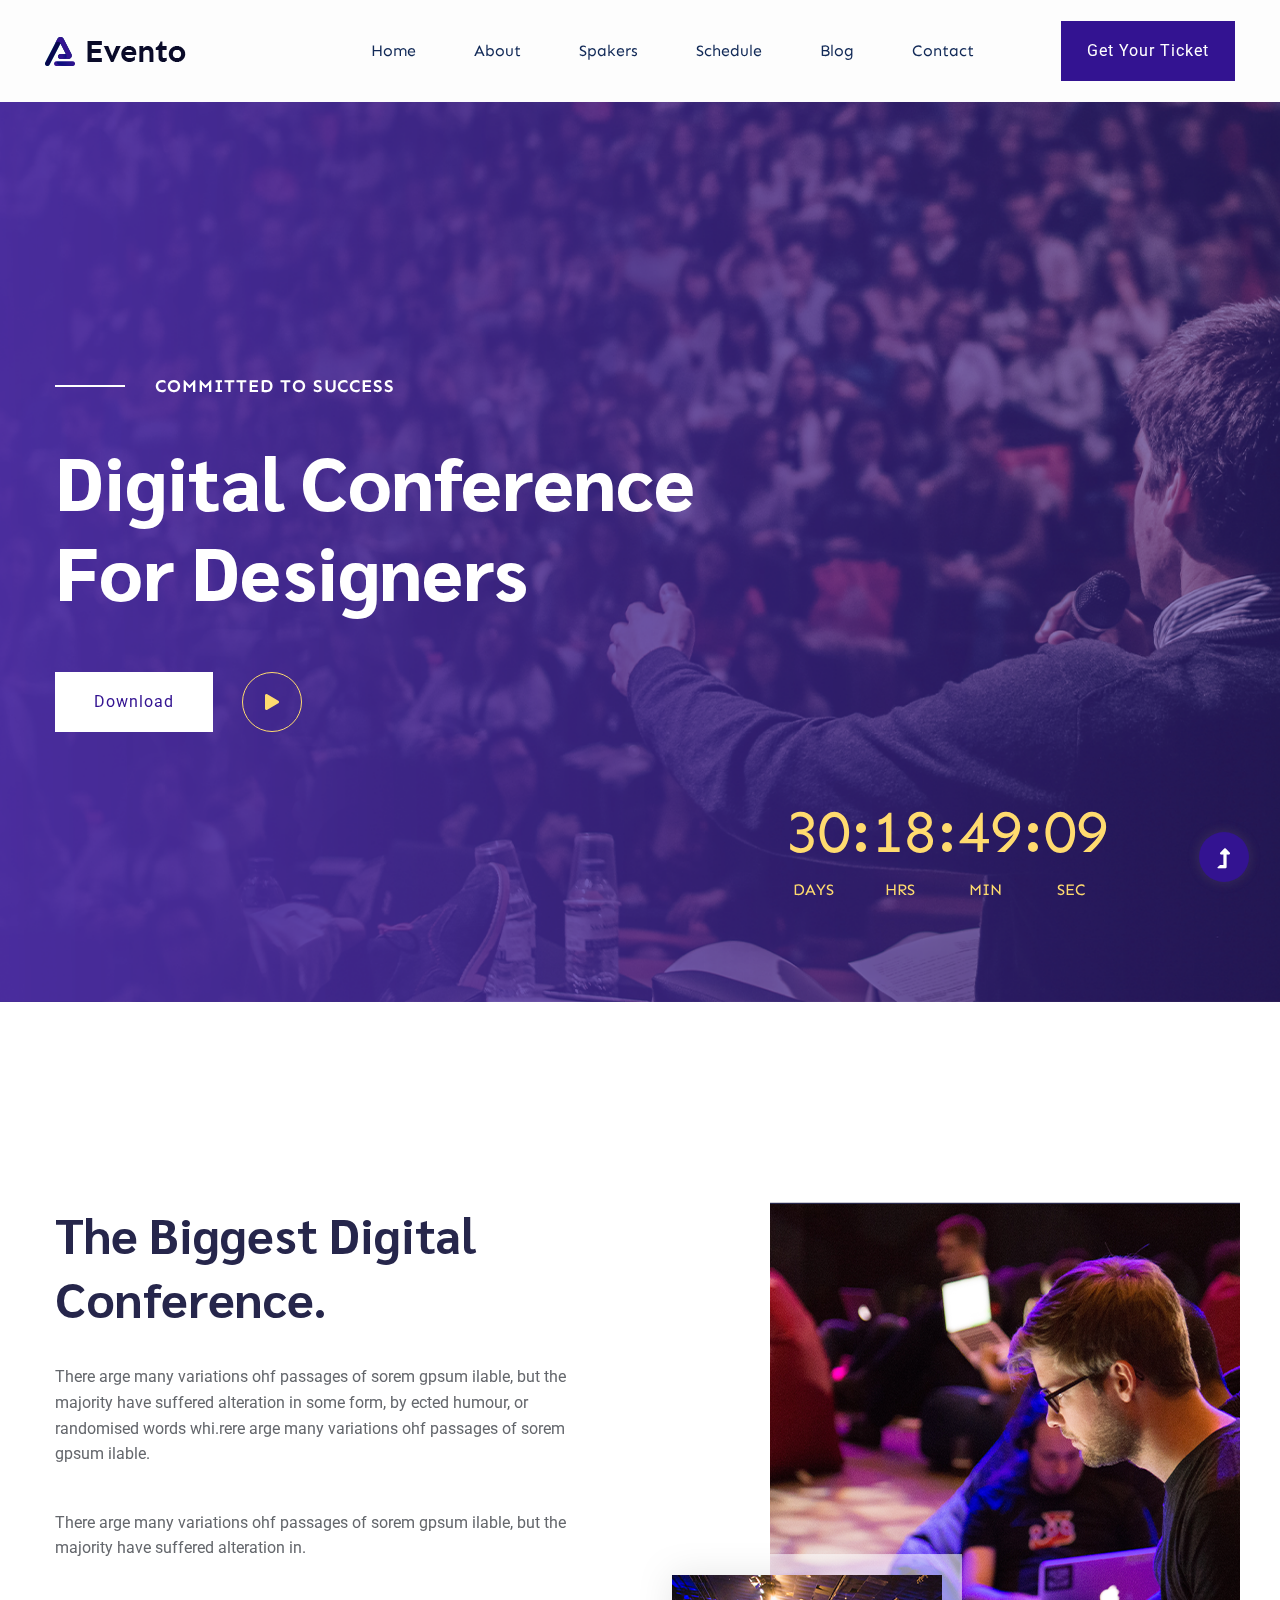
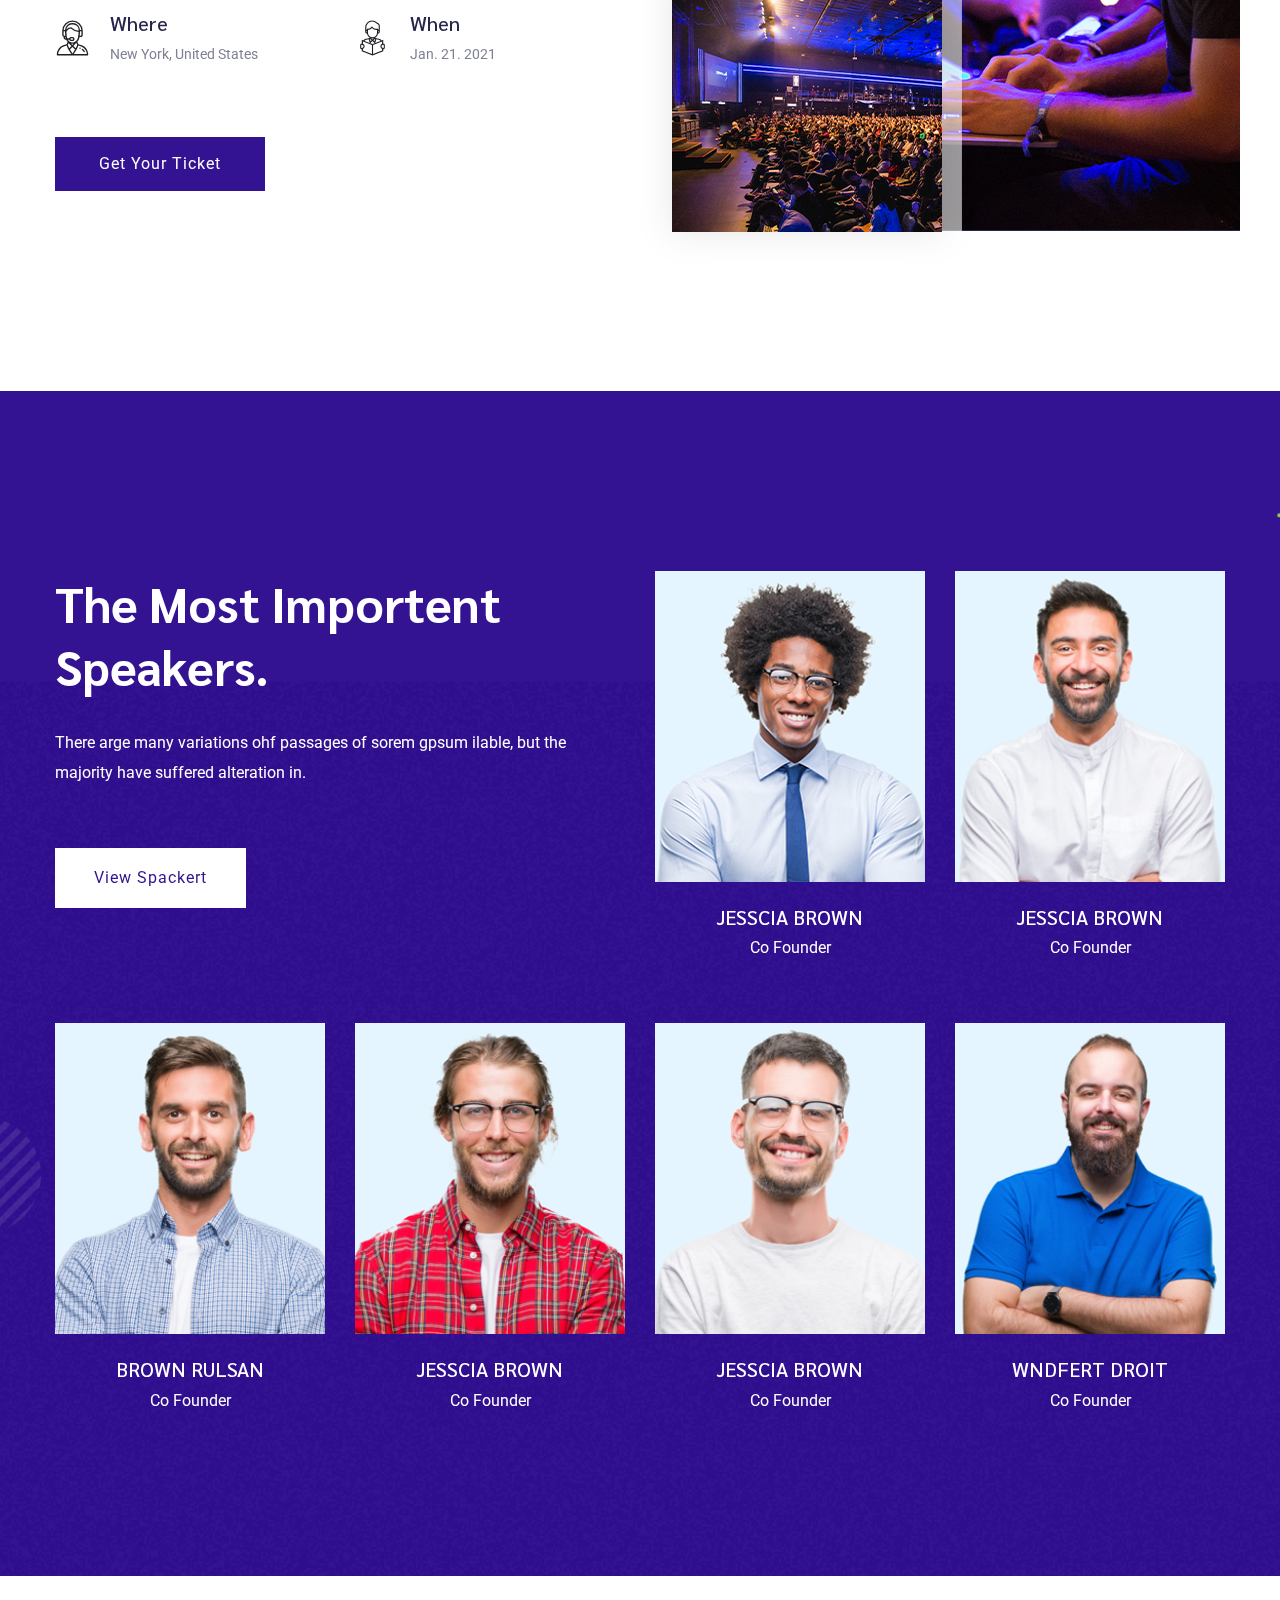
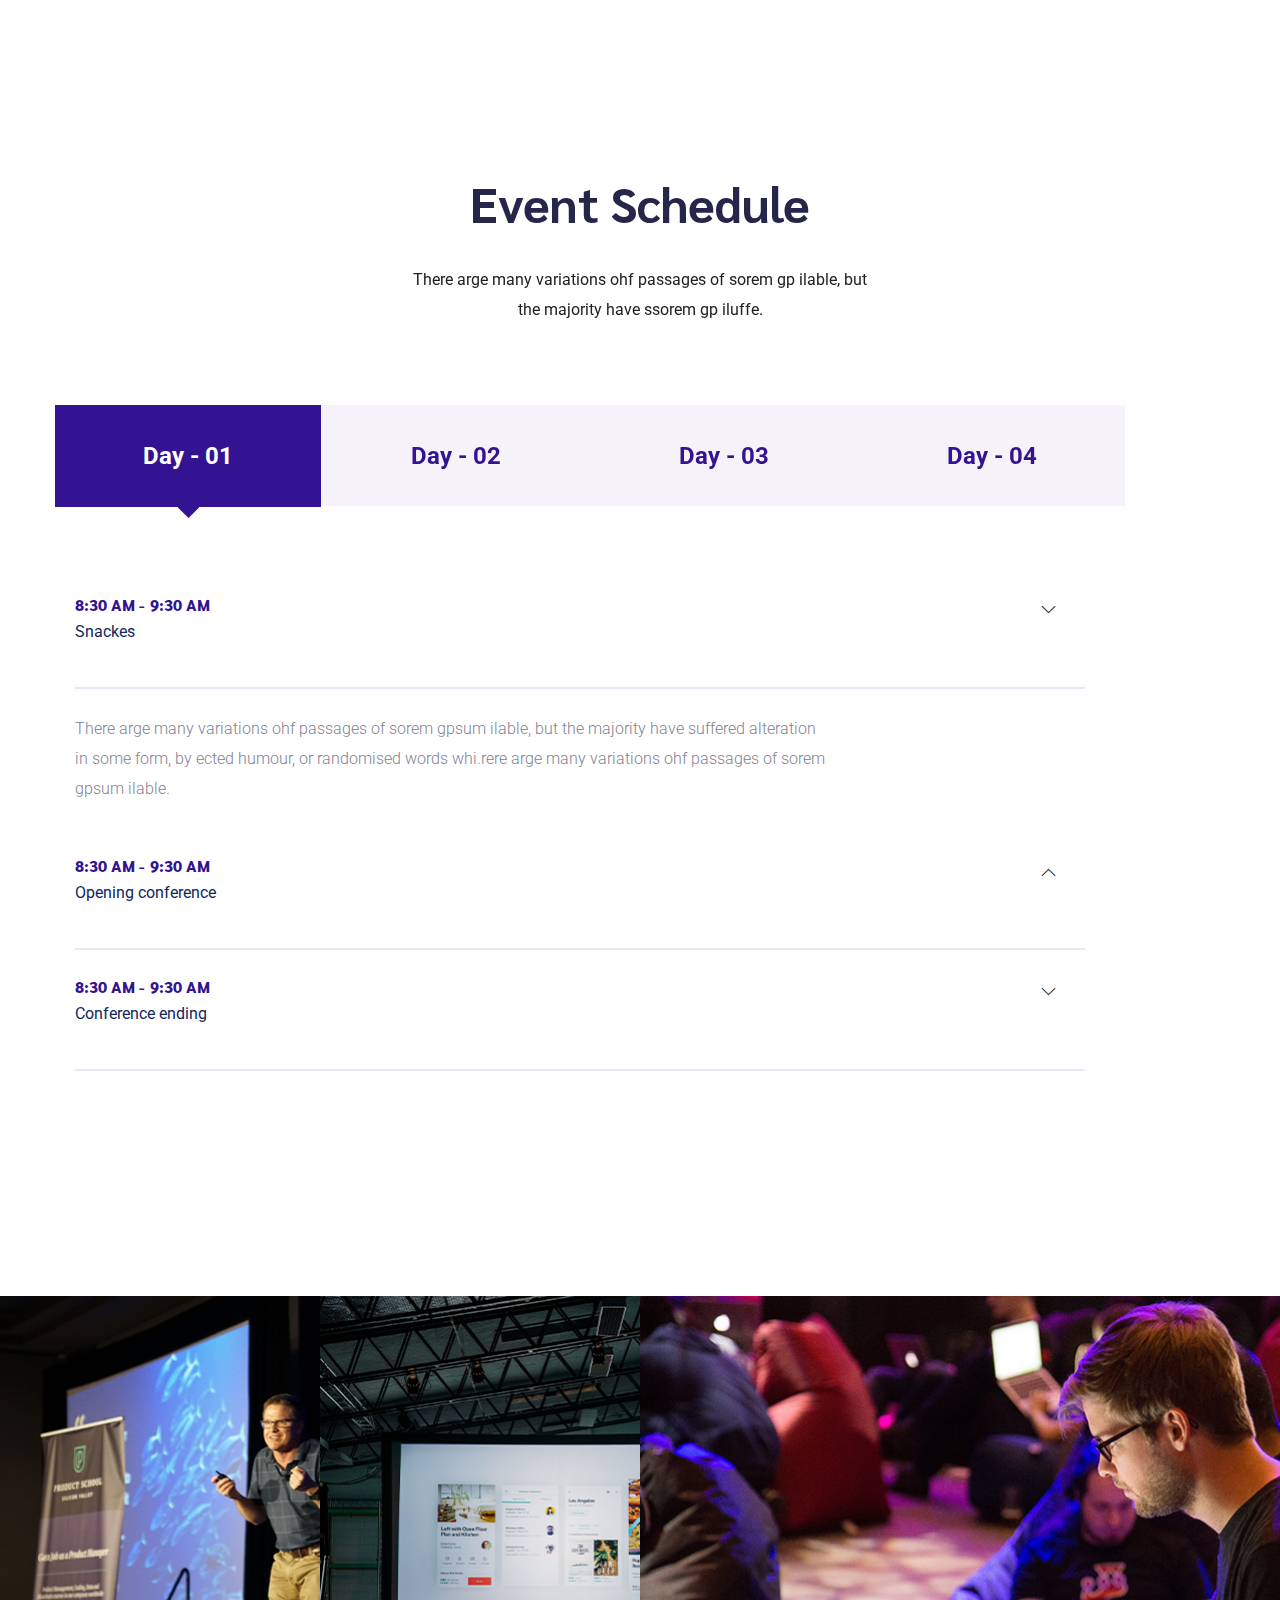
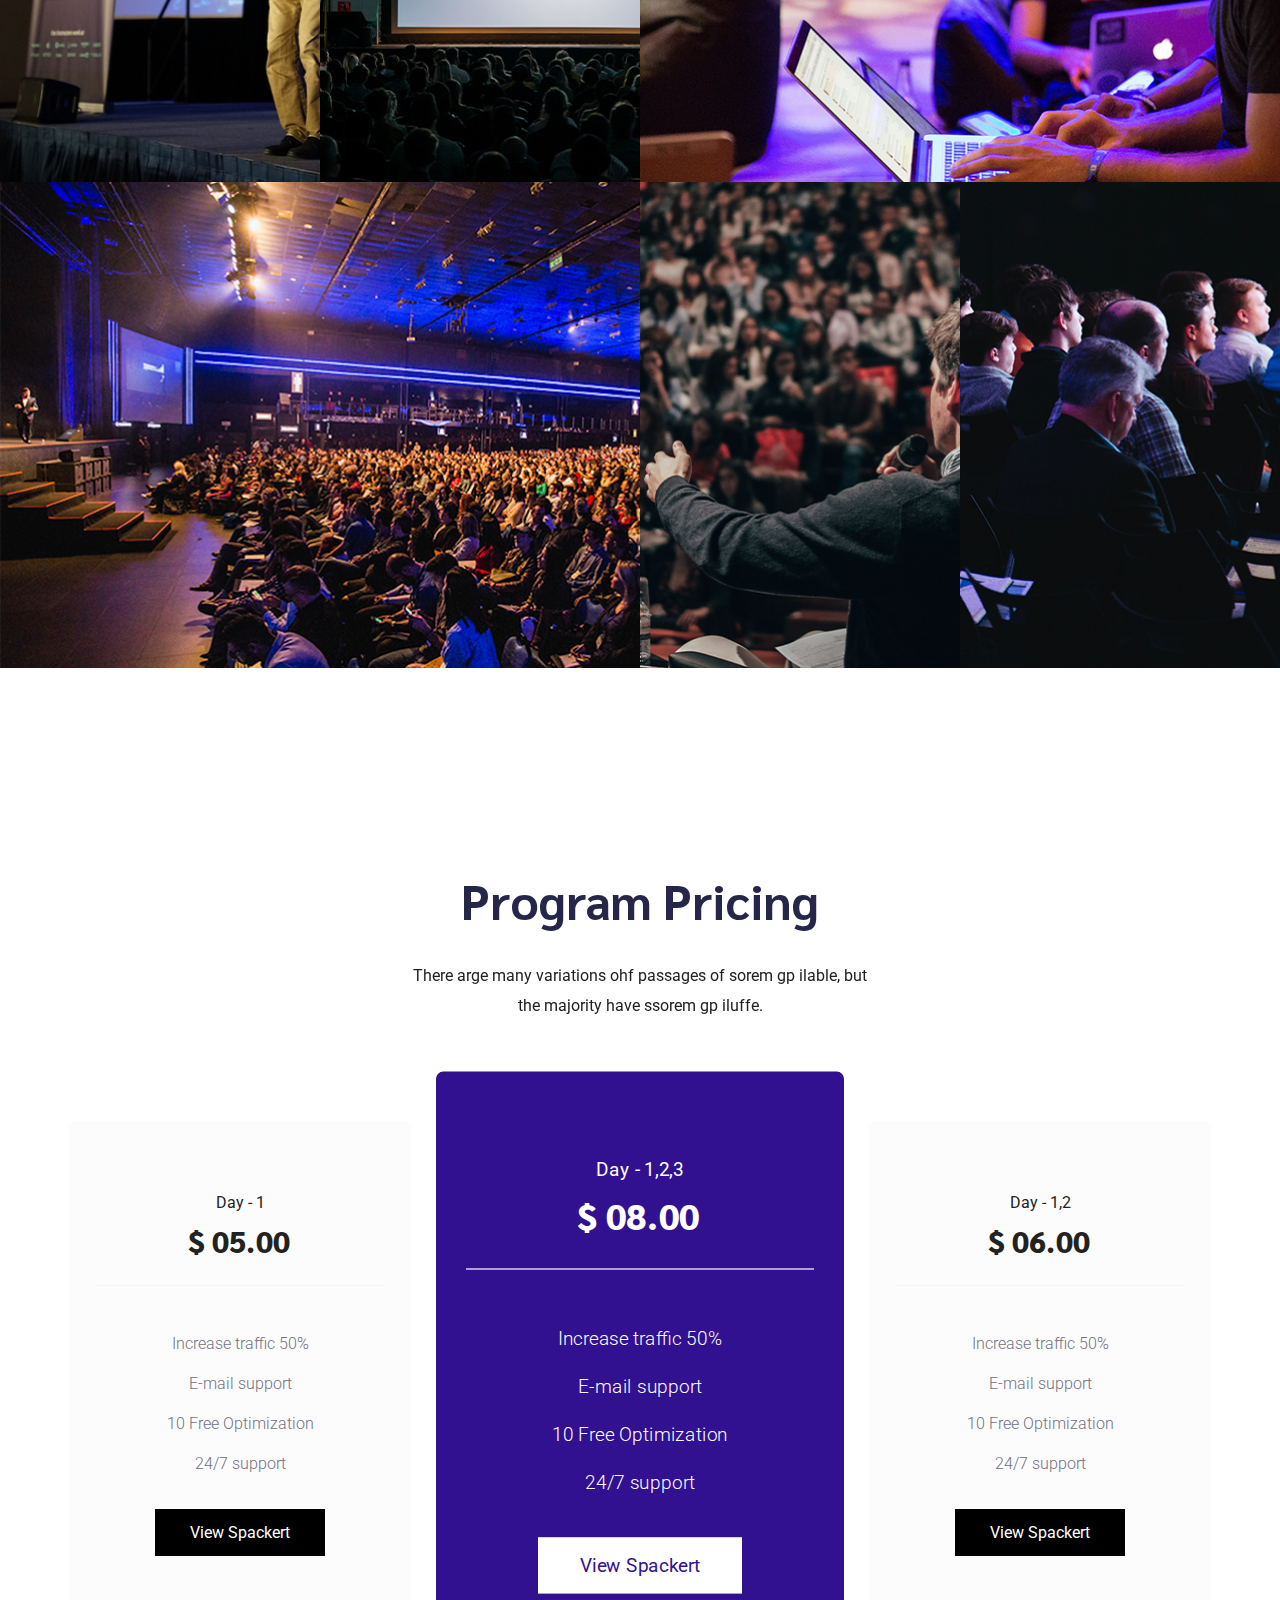
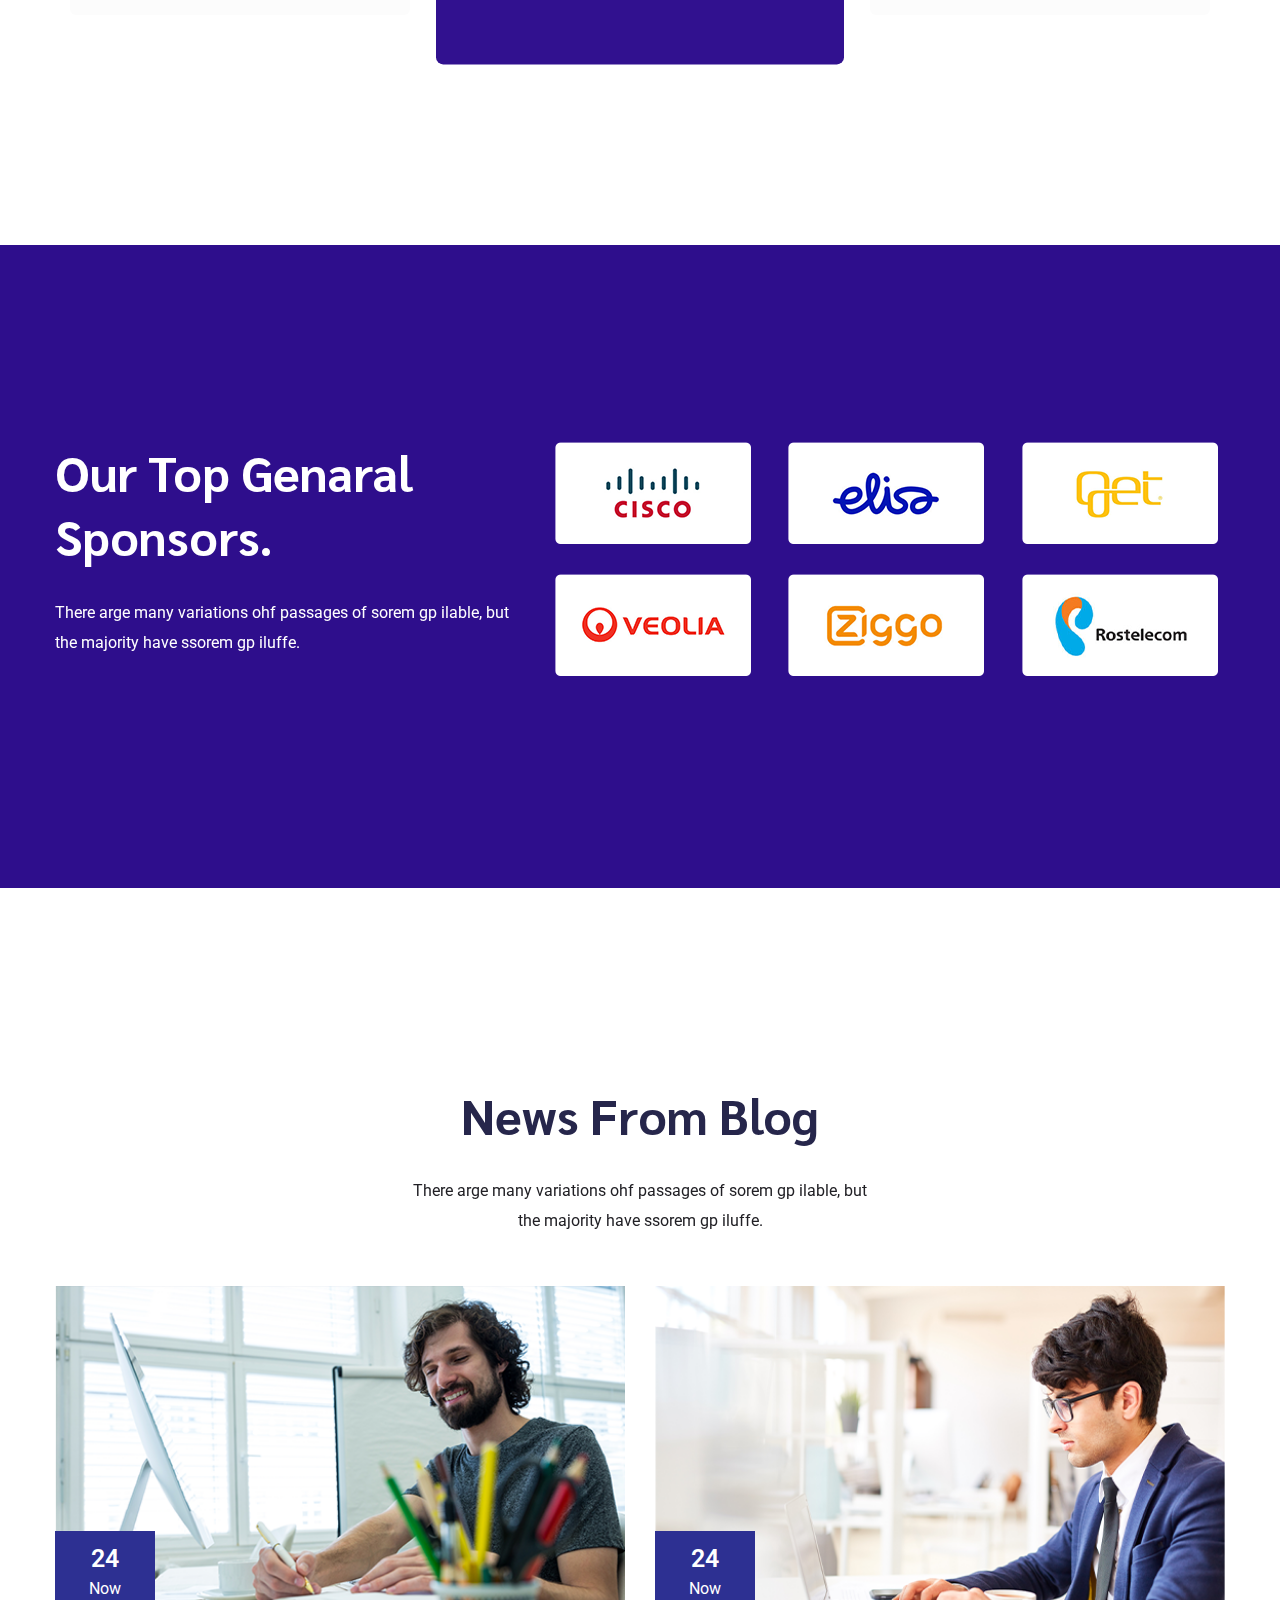
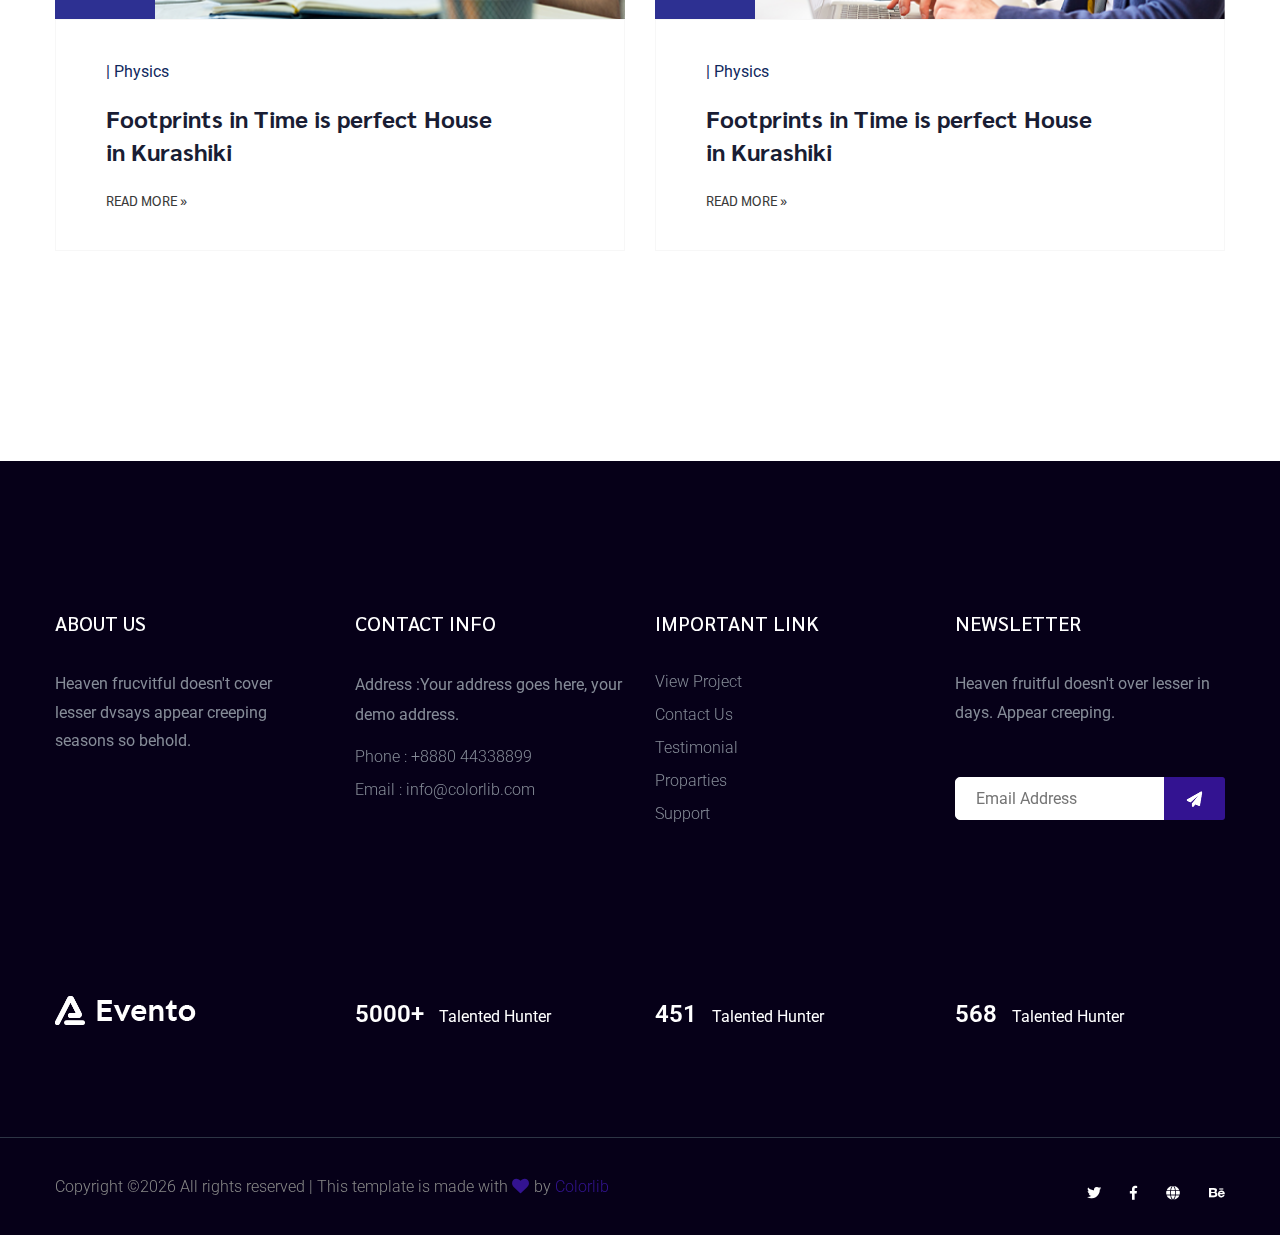
<file: temp/index.html>
<!doctype html>
<html class="no-js" lang="zxx">
<head>
    <meta charset="utf-8">
    <meta http-equiv="x-ua-compatible" content="ie=edge">
    <title> Metaverse Tunisian Summit </title>
    <meta name="description" content="">
    <meta name="viewport" content="width=device-width, initial-scale=1">
    <link rel="manifest" href="site.webmanifest">
    <link rel="shortcut icon" type="image/x-icon" href="assets/img/favicon.ico">

	<!-- CSS here -->
	<link rel="stylesheet" href="assets/css/bootstrap.min.css">
	<link rel="stylesheet" href="assets/css/owl.carousel.min.css">
	<link rel="stylesheet" href="assets/css/slicknav.css">
    <link rel="stylesheet" href="assets/css/flaticon.css">
    <link rel="stylesheet" href="assets/css/gijgo.css">
	<link rel="stylesheet" href="assets/css/animate.min.css">
	<link rel="stylesheet" href="assets/css/magnific-popup.css">
	<link rel="stylesheet" href="assets/css/fontawesome-all.min.css">
	<link rel="stylesheet" href="assets/css/themify-icons.css">
	<link rel="stylesheet" href="assets/css/slick.css">
	<link rel="stylesheet" href="assets/css/nice-select.css">
	<link rel="stylesheet" href="assets/css/style.css">
</head>
<body>
    <!-- ? Preloader Start -->
    <div id="preloader-active">
        <div class="preloader d-flex align-items-center justify-content-center">
            <div class="preloader-inner position-relative">
                <div class="preloader-circle"></div>
                <div class="preloader-img pere-text">
                    <img src="assets/img/logo/loder.png" alt="">
                </div>
            </div>
        </div>
    </div>
    <!-- Preloader Start -->
<header>
    <!--? Header Start -->
    <div class="header-area">
        <div class="main-header header-sticky">
            <div class="container-fluid">
                <div class="row align-items-center">
                    <!-- Logo -->
                    <div class="col-xl-2 col-lg-2 col-md-1">
                        <div class="logo">
                            <a href="index.html"><img src="assets/img/logo/logo.png" alt=""></a>
                        </div>
                    </div>
                    <div class="col-xl-10 col-lg-10 col-md-10">
                        <div class="menu-main d-flex align-items-center justify-content-end">
                            <!-- Main-menu -->
                            <div class="main-menu f-right d-none d-lg-block">
                                <nav>
                                    <ul id="navigation">
                                        <li><a href="index.html">Home</a></li>
                                        <li><a href="about.html">About</a></li>
                                        <li><a href="spakers.html">Spakers</a></li>
                                        <li><a href="schedule.html">Schedule</a></li>
                                        <li><a href="blog.html">Blog</a>
                                            <ul class="submenu">
                                                <li><a href="blog.html">Blog</a></li>
                                                <li><a href="blog_details.html">Blog Details</a></li>
                                                <li><a href="elements.html">Element</a></li>
                                            </ul>
                                        </li>
                                        <li><a href="contact.html">Contact</a></li>
                                    </ul>
                                </nav>
                            </div>
                            <div class="header-right-btn f-right d-none d-lg-block ml-30">
                                <a href="#" class="btn header-btn">Get Your Ticket</a>
                            </div>
                        </div>
                    </div>   
                    <!-- Mobile Menu -->
                    <div class="col-12">
                        <div class="mobile_menu d-block d-lg-none"></div>
                    </div>
                </div>
            </div>
        </div>
    </div>
    <!-- Header End -->
</header>
<main>
    <!--? slider Area Start-->
    <div class="slider-area position-relative">
        <div class="slider-active">
            <!-- Single Slider -->
            <div class="single-slider slider-height d-flex align-items-center">
                <div class="container">
                    <div class="row">
                        <div class="col-xl-8 col-lg-8 col-md-9 col-sm-10">
                            <div class="hero__caption">
                                <span data-animation="fadeInLeft" data-delay=".1s">Committed to success</span>
                                <h1 data-animation="fadeInLeft" data-delay=".5s">Digital Conference For Designers</h1>
                                <!-- Hero-btn -->
                                <div class="slider-btns">
                                    <a data-animation="fadeInLeft" data-delay="1.0s" href="industries.html" class="btn hero-btn">Download</a>
                                    <a data-animation="fadeInRight" data-delay="1.0s" class="popup-video video-btn"  href="https://www.youtube.com/watch?v=up68UAfH0d0">
                                        <i class="fas fa-play"></i></a>
                                    <p class="video-cap d-none d-sm-blcok" data-animation="fadeInRight" data-delay="1.0s">Story Vidoe<br> Watch</p>
                                </div>
                            </div>
                        </div>
                    </div>
                </div>          
            </div>
            <!-- Single Slider -->
            <div class="single-slider slider-height d-flex align-items-center">
                <div class="container">
                    <div class="row">
                        <div class="col-xl-8 col-lg-8 col-md-9 col-sm-10">
                            <div class="hero__caption">
                                <span data-animation="fadeInLeft" data-delay=".1s">Committed to success</span>
                                <h1 data-animation="fadeInLeft" data-delay=".5s">Digital Conference For Designers</h1>
                                <!-- Hero-btn -->
                                <div class="slider-btns">
                                    <a data-animation="fadeInLeft" data-delay="1.0s" href="industries.html" class="btn hero-btn">Download</a>
                                    <a data-animation="fadeInRight" data-delay="1.0s" class="popup-video video-btn"  href="https://www.youtube.com/watch?v=up68UAfH0d0">
                                        <i class="fas fa-play"></i></a>
                                    <p class="video-cap d-none d-sm-blcok" data-animation="fadeInRight" data-delay="1.0s">Story Vidoe<br> Watch</p>
                                </div>
                            </div>
                        </div>
                    </div>
                </div>          
            </div>
        </div>
        <!-- Counter Section Begin -->
        <div class="counter-section d-none d-sm-block">
            <div class="cd-timer" id="countdown" >
                <div class="cd-item">
                    <span>96</span>
                    <p>Days</p>
                </div>
                <div class="cd-item">
                    <span>15</span>
                    <p>Hrs</p>
                </div>
                <div class="cd-item">
                    <span>07</span>
                    <p>Min</p>
                </div>
                <div class="cd-item">
                    <span>02</span>
                    <p>Sec</p>
                </div>
            </div>
        </div>
        <!-- Counter Section End -->
    </div>
    <!-- slider Area End-->
    <!--? About Law Start-->
    <section class="about-low-area section-padding2">
        <div class="container">
            <div class="row">
                <div class="col-lg-6 col-md-12">
                    <div class="about-caption mb-50">
                        <!-- Section Tittle -->
                        <div class="section-tittle mb-35">
                            <h2>The Biggest Digital Conference.</h2>
                        </div>
                        <p>There arge many variations ohf passages of sorem gpsum ilable, but the majority have suffered alteration in some form, by ected humour, or randomised words whi.rere arge many variations ohf passages of sorem gpsum ilable.</p>
                        <p>There arge many variations ohf passages of sorem gpsum ilable, but the majority have suffered alteration in.</p>
                    </div>
                    <div class="row">
                        <div class="col-lg-6 col-md-6 col-sm-6 col-xs-10">
                            <div class="single-caption mb-20">
                                <div class="caption-icon">
                                    <span class="flaticon-communications-1"></span>
                                </div>
                                <div class="caption">
                                    <h5>Where</h5>
                                    <p>New York, United States</p>
                                </div>
                            </div>
                        </div>
                        <div class="col-lg-6 col-md-6 col-sm-6 col-xs-10">
                            <div class="single-caption mb-20">
                                <div class="caption-icon">
                                    <span class="flaticon-education"></span>
                                </div>
                                <div class="caption">
                                    <h5>When</h5>
                                    <p>Jan. 21. 2021</p>
                                </div>
                            </div>
                        </div>
                    </div>
                    <a href="#" class="btn mt-50">Get Your Ticket</a>
                </div>
                <div class="col-lg-6 col-md-12">
                    <!-- about-img -->
                    <div class="about-img ">
                        <div class="about-font-img d-none d-lg-block">
                            <img src="assets/img/gallery/about2.png" alt="">
                        </div>
                        <div class="about-back-img ">
                            <img src="assets/img/gallery/about1.png" alt="">
                        </div>
                    </div>
                </div>
            </div>
        </div>
    </section>
    <!-- About Law End-->
    <!--? Brand Area Start -->
    <section class="team-area pt-180 pb-100 section-bg" data-background="assets/img/gallery/section_bg02.png">
        <div class="container">
            <div class="row">
                <div class="col-lg-6 col-md-9">
                    <!-- Section Tittle -->
                    <div class="section-tittle section-tittle2 mb-50">
                        <h2>The Most Importent Speakers.</h2>
                        <p>There arge many variations ohf passages of sorem gpsum ilable, but the majority have suffered alteration in.</p>
                        <a href="#" class="btn white-btn mt-30">View Spackert</a>
                    </div>
                </div>
                <div class="col-lg-3 col-md-4 col-sm-6">
                    <div class="single-team mb-30">
                        <div class="team-img">
                            <img src="assets/img/gallery/team1.png" alt="">
                            <!-- Blog Social -->
                            <ul class="team-social">
                                <li><a href="#"><i class="fab fa-facebook-f"></i></a></li>
                                <li><a href="#"><i class="fab fa-twitter"></i></a></li>
                                <li><a href="#"><i class="fas fa-globe"></i></a></li>
                            </ul>
                        </div>
                        <div class="team-caption">
                            <h3><a href="#">Jesscia brown</a></h3>
                            <p> Co Founder</p>
                        </div>
                    </div>
                </div>
                <div class="col-lg-3 col-md-4 col-sm-6">
                    <div class="single-team mb-30">
                        <div class="team-img">
                            <img src="assets/img/gallery/team2.png" alt="">
                            <!-- Blog Social -->
                            <ul class="team-social">
                                <li><a href="#"><i class="fab fa-facebook-f"></i></a></li>
                                <li><a href="#"><i class="fab fa-twitter"></i></a></li>
                                <li><a href="#"><i class="fas fa-globe"></i></a></li>
                            </ul>
                        </div>
                        <div class="team-caption">
                            <h3><a href="#">Jesscia brown</a></h3>
                            <p> Co Founder</p>
                        </div>
                    </div>
                </div>
                <div class="col-lg-3 col-md-4 col-sm-6">
                    <div class="single-team mb-30">
                        <div class="team-img">
                            <img src="assets/img/gallery/team3.png" alt="">
                            <!-- Blog Social -->
                            <ul class="team-social">
                                <li><a href="#"><i class="fab fa-facebook-f"></i></a></li>
                                <li><a href="#"><i class="fab fa-twitter"></i></a></li>
                                <li><a href="#"><i class="fas fa-globe"></i></a></li>
                            </ul>
                        </div>
                        <div class="team-caption">
                            <h3><a href="#">brown Rulsan</a></h3>
                            <p> Co Founder</p>
                        </div>
                    </div>
                </div>
                <div class="col-lg-3 col-md-4 col-sm-6">
                    <div class="single-team mb-30">
                        <div class="team-img">
                            <img src="assets/img/gallery/team4.png" alt="">
                            <!-- Blog Social -->
                            <ul class="team-social">
                                <li><a href="#"><i class="fab fa-facebook-f"></i></a></li>
                                <li><a href="#"><i class="fab fa-twitter"></i></a></li>
                                <li><a href="#"><i class="fas fa-globe"></i></a></li>
                            </ul>
                        </div>
                        <div class="team-caption">
                            <h3><a href="#">Jesscia brown</a></h3>
                            <p> Co Founder</p>
                        </div>
                    </div>
                </div>
                <div class="col-lg-3 col-md-4 col-sm-6">
                    <div class="single-team mb-30">
                        <div class="team-img">
                            <img src="assets/img/gallery/team5.png" alt="">
                            <!-- Blog Social -->
                            <ul class="team-social">
                                <li><a href="#"><i class="fab fa-facebook-f"></i></a></li>
                                <li><a href="#"><i class="fab fa-twitter"></i></a></li>
                                <li><a href="#"><i class="fas fa-globe"></i></a></li>
                            </ul>
                        </div>
                        <div class="team-caption">
                            <h3><a href="#">Jesscia brown</a></h3>
                            <p> Co Founder</p>
                        </div>
                    </div>
                </div>
                <div class="col-lg-3 col-md-4 col-sm-6">
                    <div class="single-team mb-30">
                        <div class="team-img">
                            <img src="assets/img/gallery/team6.png" alt="">
                            <!-- Blog Social -->
                            <ul class="team-social">
                                <li><a href="#"><i class="fab fa-facebook-f"></i></a></li>
                                <li><a href="#"><i class="fab fa-twitter"></i></a></li>
                                <li><a href="#"><i class="fas fa-globe"></i></a></li>
                            </ul>
                        </div>
                        <div class="team-caption">
                            <h3><a href="#">wndfert droit</a></h3>
                            <p> Co Founder</p>
                        </div>
                    </div>
                </div>
            </div>
        </div>
    </section>
    <!-- Brand Area End -->  
    <!--? accordion -->
    <section class="accordion fix section-padding30">
        <div class="container">
            <div class="row justify-content-center">
                <div class="col-xl-5 col-lg-6 col-md-6">
                    <!-- Section Tittle -->
                    <div class="section-tittle text-center mb-80">
                        <h2>Event Schedule</h2>
                        <p>There arge many variations ohf passages of sorem gp ilable, but the majority have ssorem gp iluffe.</p>
                    </div> 
                </div>
            </div>
            <div class="row ">
               <div class="col-lg-11">
                    <div class="properties__button mb-40">
                        <!--Nav Button  -->
                        <nav>                                                                         
                            <div class="nav nav-tabs" id="nav-tab" role="tablist">
                                <a class="nav-item nav-link active" id="nav-home-tab" data-toggle="tab" href="#nav-home" role="tab" aria-controls="nav-home" aria-selected="true">Day - 01</a>
                                <a class="nav-item nav-link" id="nav-profile-tab" data-toggle="tab" href="#nav-profile" role="tab" aria-controls="nav-profile" aria-selected="false"> Day - 02</a>
                                <a class="nav-item nav-link" id="nav-contact-tab" data-toggle="tab" href="#nav-contact" role="tab" aria-controls="nav-contact" aria-selected="false"> Day - 03 </a>
                                <a class="nav-item nav-link" id="nav-dinner-tab" data-toggle="tab" href="#nav-dinner" role="tab" aria-controls="nav-dinner" aria-selected="false"> Day - 04 </a>
                            </div>
                        </nav>
                        <!--End Nav Button  -->
                    </div>
               </div>
            </div>
        </div>
        <div class="container">
            <!-- Nav Card -->
            <div class="tab-content" id="nav-tabContent">
                <!-- card one -->
                <div class="tab-pane fade show active" id="nav-home" role="tabpanel" aria-labelledby="nav-home-tab">
                   <div class="row">
                        <div class="col-lg-11">
                            <div class="accordion-wrapper">
                                <div class="accordion" id="accordionExample">
                                    <!-- single-one -->
                                    <div class="card">
                                        <div class="card-header" id="headingTwo">
                                            <h2 class="mb-0">
                                                <a href="#" class="btn-link collapsed" data-toggle="collapse" data-target="#collapseTwo" aria-expanded="false" aria-controls="collapseTwo">
                                                    <span>8:30 AM - 9:30 AM</span>
                                                    <p>Snackes</p>
                                                </a> 
                                            </h2>
                                        </div>
                                        <div id="collapseTwo" class="collapse show" aria-labelledby="headingTwo" data-parent="#accordionExample">
                                            <div class="card-body">
                                                There arge many variations ohf passages of sorem gpsum ilable, but the majority have suffered alteration in some form, by ected humour, or randomised words whi.rere arge many variations ohf passages of sorem gpsum ilable.
                                            </div>
                                        </div>
                                    </div>
                                    <!-- single-two -->
                                    <div class="card">
                                        <div class="card-header" id="headingOne">
                                            <h2 class="mb-0">
                                                <a href="#" class="btn-link" data-toggle="collapse" data-target="#collapseOne" aria-expanded="true" aria-controls="collapseOne">
                                                    <span>8:30 AM - 9:30 AM</span>
                                                    <p>Opening conference</p>
                                                </a>
                                            </h2>
                                        </div>
                                        <div id="collapseOne" class="collapse" aria-labelledby="headingOne" data-parent="#accordionExample">
                                            <div class="card-body">
                                                There arge many variations ohf passages of sorem gpsum ilable, but the majority have suffered alteration in some form, by ected humour, or randomised words whi.rere arge many variations ohf passages of sorem gpsum ilable.
                                            </div>
                                        </div>
                                    </div>
                                    <!-- single-three -->
                                    <div class="card">
                                        <div class="card-header" id="headingThree">
                                            <h2 class="mb-0">
                                                <a href="#" class="btn-link collapsed" data-toggle="collapse" data-target="#collapseThree" aria-expanded="false" aria-controls="collapseThree">
                                                    <span>8:30 AM - 9:30 AM</span>
                                                    <p>Conference ending</p>
                                                </a>
                                            </h2>
                                        </div>
                                        <div id="collapseThree" class="collapse" aria-labelledby="headingThree" data-parent="#accordionExample">
                                            <div class="card-body">
                                                There arge many variations ohf passages of sorem gpsum ilable, but the majority have suffered alteration in some form, by ected humour, or randomised words whi.rere arge many variations ohf passages of sorem gpsum ilable.
                                            </div>
                                        </div>
                                    </div>
                                </div>
                            </div>
                        </div>
                   </div>
                </div>
                <!-- Card two -->
                <div class="tab-pane fade" id="nav-profile" role="tabpanel" aria-labelledby="nav-profile-tab">
                    <div class="row">
                        <div class="col-lg-11">
                            <div class="accordion-wrapper">
                                <div class="accordion" id="accordionExample">
                                    <!-- single-one -->
                                    <div class="card">
                                        <div class="card-header" id="headingTwo">
                                            <h2 class="mb-0">
                                                <a href="#" class="btn-link collapsed" data-toggle="collapse" data-target="#collapseTwo2" aria-expanded="false" aria-controls="collapseTwo2">
                                                    <span>8:30 AM - 9:30 AM</span>
                                                    <p>Snackes</p>
                                                </a> 
                                            </h2>
                                        </div>
                                        <div id="collapseTwo2" class="collapse show" aria-labelledby="headingTwo" data-parent="#accordionExample">
                                            <div class="card-body">
                                                There arge many variations ohf passages of sorem gpsum ilable, but the majority have suffered alteration in some form, by ected humour, or randomised words whi.rere arge many variations ohf passages of sorem gpsum ilable.
                                            </div>
                                        </div>
                                    </div>
                                    <!-- single-two -->
                                    <div class="card">
                                        <div class="card-header" id="headingOne">
                                            <h2 class="mb-0">
                                                <a href="#" class="btn-link" data-toggle="collapse" data-target="#collapseOne1" aria-expanded="true" aria-controls="collapseOne1">
                                                    <span>8:30 AM - 9:30 AM</span>
                                                    <p>Opening conference</p>
                                                </a>
                                            </h2>
                                        </div>
                                        <div id="collapseOne1" class="collapse" aria-labelledby="headingOne" data-parent="#accordionExample">
                                            <div class="card-body">
                                                There arge many variations ohf passages of sorem gpsum ilable, but the majority have suffered alteration in some form, by ected humour, or randomised words whi.rere arge many variations ohf passages of sorem gpsum ilable.
                                            </div>
                                        </div>
                                    </div>
                                    <!-- single-three -->
                                    <div class="card">
                                        <div class="card-header" id="headingThree">
                                            <h2 class="mb-0">
                                                <a href="#" class="btn-link collapsed" data-toggle="collapse" data-target="#collapseThree3" aria-expanded="false" aria-controls="collapseThree3">
                                                    <span>8:30 AM - 9:30 AM</span>
                                                    <p>Conference ending</p>
                                                </a>
                                            </h2>
                                        </div>
                                        <div id="collapseThree3" class="collapse" aria-labelledby="headingThree" data-parent="#accordionExample">
                                            <div class="card-body">
                                                There arge many variations ohf passages of sorem gpsum ilable, but the majority have suffered alteration in some form, by ected humour, or randomised words whi.rere arge many variations ohf passages of sorem gpsum ilable.
                                            </div>
                                        </div>
                                    </div>
                                </div>
                            </div>
                        </div>
                    </div>
                </div>
                <!-- Card three -->
                <div class="tab-pane fade" id="nav-contact" role="tabpanel" aria-labelledby="nav-contact-tab">
                    <div class="row">
                            <div class="col-lg-11">
                                <div class="accordion-wrapper">
                                    <div class="accordion" id="accordionExample">
                                        <!-- single-one -->
                                        <div class="card">
                                            <div class="card-header" id="headingTwo">
                                                <h2 class="mb-0">
                                                    <a href="#" class="btn-link collapsed" data-toggle="collapse" data-target="#collapseTwo01" aria-expanded="false" aria-controls="collapseTwo01">
                                                        <span>8:30 AM - 9:30 AM</span>
                                                        <p>Snackes</p>
                                                    </a> 
                                                </h2>
                                            </div>
                                            <div id="collapseTwo01" class="collapse show" aria-labelledby="headingTwo" data-parent="#accordionExample">
                                                <div class="card-body">
                                                    There arge many variations ohf passages of sorem gpsum ilable, but the majority have suffered alteration in some form, by ected humour, or randomised words whi.rere arge many variations ohf passages of sorem gpsum ilable.
                                                </div>
                                            </div>
                                        </div>
                                        <!-- single-two -->
                                        <div class="card">
                                            <div class="card-header" id="headingOne">
                                                <h2 class="mb-0">
                                                    <a href="#" class="btn-link" data-toggle="collapse" data-target="#collapseOne02" aria-expanded="true" aria-controls="collapseOne02">
                                                        <span>8:30 AM - 9:30 AM</span>
                                                        <p>Opening conference</p>
                                                    </a>
                                                </h2>
                                            </div>
                                            <div id="collapseOne02" class="collapse" aria-labelledby="headingOne" data-parent="#accordionExample">
                                                <div class="card-body">
                                                    There arge many variations ohf passages of sorem gpsum ilable, but the majority have suffered alteration in some form, by ected humour, or randomised words whi.rere arge many variations ohf passages of sorem gpsum ilable.
                                                </div>
                                            </div>
                                        </div>
                                        <!-- single-three -->
                                        <div class="card">
                                            <div class="card-header" id="headingThree">
                                                <h2 class="mb-0">
                                                    <a href="#" class="btn-link collapsed" data-toggle="collapse" data-target="#collapseThree03" aria-expanded="false" aria-controls="collapseThree03">
                                                        <span>8:30 AM - 9:30 AM</span>
                                                        <p>Conference ending</p>
                                                    </a>
                                                </h2>
                                            </div>
                                            <div id="collapseThree03" class="collapse" aria-labelledby="headingThree" data-parent="#accordionExample">
                                                <div class="card-body">
                                                    There arge many variations ohf passages of sorem gpsum ilable, but the majority have suffered alteration in some form, by ected humour, or randomised words whi.rere arge many variations ohf passages of sorem gpsum ilable.
                                                </div>
                                            </div>
                                        </div>
                                    </div>
                                </div>
                            </div>
                    </div>
                </div>
                <!-- Card Four -->
                <div class="tab-pane fade" id="nav-dinner" role="tabpanel" aria-labelledby="nav-dinner">
                    <div class="row">
                            <div class="col-lg-11">
                                <div class="accordion-wrapper">
                                    <div class="accordion" id="accordionExample">
                                        <!-- single-one -->
                                        <div class="card">
                                            <div class="card-header" id="headingTwo">
                                                <h2 class="mb-0">
                                                    <a href="#" class="btn-link collapsed" data-toggle="collapse" data-target="#collapseTwo10" aria-expanded="false" aria-controls="collapseTwo10">
                                                        <span>8:30 AM - 9:30 AM</span>
                                                        <p>Snackes</p>
                                                    </a> 
                                                </h2>
                                            </div>
                                            <div id="collapseTwo10" class="collapse show" aria-labelledby="headingTwo" data-parent="#accordionExample">
                                                <div class="card-body">
                                                    There arge many variations ohf passages of sorem gpsum ilable, but the majority have suffered alteration in some form, by ected humour, or randomised words whi.rere arge many variations ohf passages of sorem gpsum ilable.
                                                </div>
                                            </div>
                                        </div>
                                        <!-- single-two -->
                                        <div class="card">
                                            <div class="card-header" id="headingOne">
                                                <h2 class="mb-0">
                                                    <a href="#" class="btn-link" data-toggle="collapse" data-target="#collapseOne20" aria-expanded="true" aria-controls="collapseOne20">
                                                        <span>8:30 AM - 9:30 AM</span>
                                                        <p>Opening conference</p>
                                                    </a>
                                                </h2>
                                            </div>
                                            <div id="collapseOne20" class="collapse" aria-labelledby="headingOne" data-parent="#accordionExample">
                                                <div class="card-body">
                                                    There arge many variations ohf passages of sorem gpsum ilable, but the majority have suffered alteration in some form, by ected humour, or randomised words whi.rere arge many variations ohf passages of sorem gpsum ilable.
                                                </div>
                                            </div>
                                        </div>
                                        <!-- single-three -->
                                        <div class="card">
                                            <div class="card-header" id="headingThree">
                                                <h2 class="mb-0">
                                                    <a href="#" class="btn-link collapsed" data-toggle="collapse" data-target="#collapseThree30" aria-expanded="false" aria-controls="collapseThree30">
                                                        <span>8:30 AM - 9:30 AM</span>
                                                        <p>Conference ending</p>
                                                    </a>
                                                </h2>
                                            </div>
                                            <div id="collapseThree30" class="collapse" aria-labelledby="headingThree" data-parent="#accordionExample">
                                                <div class="card-body">
                                                    There arge many variations ohf passages of sorem gpsum ilable, but the majority have suffered alteration in some form, by ected humour, or randomised words whi.rere arge many variations ohf passages of sorem gpsum ilable.
                                                </div>
                                            </div>
                                        </div>
                                    </div>
                                </div>
                            </div>
                    </div>
                </div>
            </div>
            <!-- End Nav Card -->
        </div>
    </section>
    <!-- accordion End -->
    <!--? gallery Products Start -->
    <div class="gallery-area fix">
        <div class="container-fluid p-0">
            <div class="row no-gutters">
                <div class="col-lg-3 col-md-3 col-sm-6">
                    <div class="gallery-box">
                        <div class="single-gallery">
                            <div class="gallery-img " style="background-image: url(assets/img/gallery/gallery1.png);"></div>
                        </div>
                    </div>
                </div>
                <div class="col-lg-3 col-md-3 col-sm-6">
                    <div class="gallery-box">
                        <div class="single-gallery">
                            <div class="gallery-img " style="background-image: url(assets/img/gallery/gallery2.png);"></div>
                        </div>
                    </div>
                </div>
                <div class="col-lg-6 col-md-6 col-sm-6">
                    <div class="gallery-box">
                        <div class="single-gallery">
                            <div class="gallery-img " style="background-image: url(assets/img/gallery/gallery3.png);"></div>
                        </div>
                    </div>
                </div>
                <div class="col-lg-6 col-md-6 col-sm-6">
                    <div class="gallery-box">
                        <div class="single-gallery">
                            <div class="gallery-img " style="background-image: url(assets/img/gallery/gallery4.png);"></div>
                        </div>
                    </div>
                </div>
                <div class="col-lg-3 col-md-3 col-sm-6">
                    <div class="gallery-box">
                        <div class="single-gallery">
                             <div class="gallery-img " style="background-image: url(assets/img/gallery/gallery5.png);"></div>
                        </div>
                    </div>
                </div>
                <div class="col-lg-3 col-md-3 col-sm-6">
                    <div class="gallery-box">
                        <div class="single-gallery">
                            <div class="gallery-img " style="background-image: url(assets/img/gallery/gallery6.png);"></div>
                        </div>
                    </div>
                </div>
            </div>
        </div>
    </div>
    <!-- gallery Products End -->
    <!--? Pricing Card Start -->
    <section class="pricing-card-area section-padding2">
        <div class="container">
            <!-- Section Tittle -->
            <div class="row justify-content-center">
                <div class="col-lg-5 col-md-8">
                    <div class="section-tittle text-center mb-100">
                        <h2>Program Pricing</h2>
                        <p>There arge many variations ohf passages of sorem gp ilable, but the majority have ssorem gp iluffe.</p>
                    </div>
                </div>
            </div>
            <div class="row">
                <div class="col-xl-4 col-lg-4 col-md-6 col-sm-10">
                    <div class="single-card text-center mb-30">
                        <div class="card-top">
                            <span>Day - 1</span>
                            <h4>$ 05.00</h4>
                        </div>
                        <div class="card-bottom">
                            <ul>
                                <li>Increase traffic 50%</li>
                                <li>E-mail support</li>
                                <li>10 Free Optimization</li>
                                <li>24/7  support</li>
                            </ul>
                            <a href="services.html" class="black-btn">View Spackert</a>
                        </div>
                    </div>
                </div>
                <div class="col-xl-4 col-lg-4 col-md-6 col-sm-10">
                    <div class="single-card active text-center mb-30">
                        <div class="card-top">
                            <span>Day - 1,2,3</span>
                            <h4>$ 08.00</h4>
                        </div>
                        <div class="card-bottom">
                            <ul>
                                <li>Increase traffic 50%</li>
                                <li>E-mail support</li>
                                <li>10 Free Optimization</li>
                                <li>24/7  support</li>
                            </ul>
                            <a href="services.html" class="black-btn">View Spackert</a>
                        </div>
                    </div>
                </div>
                <div class="col-xl-4 col-lg-4 col-md-6 col-sm-10">
                    <div class="single-card text-center mb-30">
                        <div class="card-top">
                            <span>Day - 1,2</span>
                            <h4>$ 06.00</h4>
                        </div>
                        <div class="card-bottom">
                            <ul>
                                <li>Increase traffic 50%</li>
                                <li>E-mail support</li>
                                <li>10 Free Optimization</li>
                                <li>24/7  support</li>
                            </ul>
                            <a href="services.html" class="black-btn">View Spackert</a>
                        </div>
                    </div>
                </div>
            </div>
        </div>
    </section>
    <!-- Pricing Card End -->
    <!--? Brand Area Start-->
    <section class="work-company section-padding30" style="background: #2e0e8c;">
        <div class="container">
            <div class="row align-items-center">
                <div class="col-lg-5 col-md-8">
                    <!-- Section Tittle -->
                    <div class="section-tittle section-tittle2 mb-50">
                        <h2>Our Top Genaral Sponsors.</h2>
                        <p>There arge many variations ohf passages of sorem gp ilable, but the majority have ssorem gp iluffe.</p>
                    </div>
                </div>
                <div class="col-lg-7">
                    <div class="logo-area">
                        <div class="row">
                            <div class="col-lg-4 col-md-4 col-sm-6">
                                <div class="single-logo mb-30">
                                    <img src="assets/img/gallery/cisco_brand.png" alt="">
                                </div>
                            </div>
                            <div class="col-lg-4 col-md-4 col-sm-6">
                                <div class="single-logo mb-30">
                                    <img src="assets/img/gallery/cisco_brand2.png" alt="">
                                </div>
                            </div>
                            <div class="col-lg-4 col-md-4 col-sm-6">
                                <div class="single-logo mb-30">
                                    <img src="assets/img/gallery/cisco_brand3.png" alt="">
                                </div>
                            </div>
                            <div class="col-lg-4 col-md-4 col-sm-6">
                                <div class="single-logo mb-30">
                                    <img src="assets/img/gallery/cisco_brand4.png" alt="">
                                </div>
                            </div>
                            <div class="col-lg-4 col-md-4 col-sm-6">
                                <div class="single-logo mb-30">
                                    <img src="assets/img/gallery/cisco_brand5.png" alt="">
                                </div>
                            </div>
                            <div class="col-lg-4 col-md-4 col-sm-6">
                                <div class="single-logo mb-30">
                                    <img src="assets/img/gallery/cisco_brand6.png" alt="">
                                </div>
                            </div>
                        </div>
                    </div>
                </div>
            </div>
        </div>
    </section>
    <!-- Brand Area End-->
    <!--? Blog Area Start -->
    <section class="home-blog-area section-padding30">
        <div class="container">
            <!-- Section Tittle -->
            <div class="row justify-content-center">
                <div class="col-lg-5 col-md-8">
                    <div class="section-tittle text-center mb-50">
                        <h2>News From Blog</h2>
                        <p>There arge many variations ohf passages of sorem gp ilable, but the majority have ssorem gp iluffe.</p>
                    </div>
                </div>
            </div>
            <div class="row">
                <div class="col-xl-6 col-lg-6 col-md-6">
                    <div class="home-blog-single mb-30">
                        <div class="blog-img-cap">
                            <div class="blog-img">
                                <img src="assets/img/gallery/home-blog1.png" alt="">
                                <!-- Blog date -->
                                <div class="blog-date text-center">
                                    <span>24</span>
                                    <p>Now</p>
                                </div>
                            </div>
                            <div class="blog-cap">
                                <p>|   Physics</p>
                                <h3><a href="blog_details.html">Footprints in Time is perfect House in Kurashiki</a></h3>
                                <a href="blog_details.html" class="more-btn">Read more »</a>
                            </div>
                        </div>
                    </div>
                </div>
                <div class="col-xl-6 col-lg-6 col-md-6">
                    <div class="home-blog-single mb-30">
                        <div class="blog-img-cap">
                            <div class="blog-img">
                                <img src="assets/img/gallery/home-blog2.png" alt="">
                                <!-- Blog date -->
                                <div class="blog-date text-center">
                                    <span>24</span>
                                    <p>Now</p>
                                </div>
                            </div>
                            <div class="blog-cap">
                                <p>|   Physics</p>
                                <h3><a href="blog_details.html">Footprints in Time is perfect House in Kurashiki</a></h3>
                                <a href="blog_details.html" class="more-btn">Read more »</a>
                            </div>
                        </div>
                    </div>
                </div>
            </div>
        </div>
    </section>
    <!-- Blog Area End -->
    </main>
    <footer>
        <!-- Footer Start-->
        <div class="footer-area footer-padding">
            <div class="container">
                <div class="row d-flex justify-content-between">
                    <div class="col-xl-3 col-lg-3 col-md-4 col-sm-6">
                       <div class="single-footer-caption mb-50">
                         <div class="single-footer-caption mb-30">
                             <div class="footer-tittle">
                                 <h4>About Us</h4>
                                 <div class="footer-pera">
                                     <p>Heaven frucvitful doesn't cover lesser dvsays appear creeping seasons so behold.</p>
                                </div>
                             </div>
                         </div>
                       </div>
                    </div>
                    <div class="col-xl-3 col-lg-3 col-md-4 col-sm-5">
                        <div class="single-footer-caption mb-50">
                            <div class="footer-tittle">
                                <h4>Contact Info</h4>
                                <ul>
                                    <li>
                                        <p>Address :Your address goes here, your demo address.</p>
                                    </li>
                                    <li><a href="#">Phone : +8880 44338899</a></li>
                                    <li><a href="#">Email : info@colorlib.com</a></li>
                                </ul>
                            </div>
                        </div>
                    </div>
                    <div class="col-xl-3 col-lg-3 col-md-4 col-sm-5">
                        <div class="single-footer-caption mb-50">
                            <div class="footer-tittle">
                                <h4>Important Link</h4>
                                <ul>
                                    <li><a href="#"> View Project</a></li>
                                    <li><a href="#">Contact Us</a></li>
                                    <li><a href="#">Testimonial</a></li>
                                    <li><a href="#">Proparties</a></li>
                                    <li><a href="#">Support</a></li>
                                </ul>
                            </div>
                        </div>
                    </div>
                    <div class="col-xl-3 col-lg-3 col-md-6 col-sm-5">
                        <div class="single-footer-caption mb-50">
                            <div class="footer-tittle">
                                <h4>Newsletter</h4>
                                <div class="footer-pera footer-pera2">
                                 <p>Heaven fruitful doesn't over lesser in days. Appear creeping.</p>
                             </div>
                             <!-- Form -->
                             <div class="footer-form" >
                                 <div id="mc_embed_signup">
                                     <form target="_blank" action="https://spondonit.us12.list-manage.com/subscribe/post?u=1462626880ade1ac87bd9c93a&amp;id=92a4423d01"
                                     method="get" class="subscribe_form relative mail_part">
                                         <input type="email" name="email" id="newsletter-form-email" placeholder="Email Address"
                                         class="placeholder hide-on-focus" onfocus="this.placeholder = ''"
                                         onblur="this.placeholder = ' Email Address '">
                                         <div class="form-icon">
                                             <button type="submit" name="submit" id="newsletter-submit"
                                             class="email_icon newsletter-submit button-contactForm"><img src="assets/img/gallery/form.png" alt=""></button>
                                         </div>
                                         <div class="mt-10 info"></div>
                                     </form>
                                 </div>
                             </div>
                            </div>
                        </div>
                    </div>
                </div>
               <!--  -->
               <div class="row footer-wejed justify-content-between">
                    <div class="col-xl-3 col-lg-3 col-md-4 col-sm-6">
                        <!-- logo -->
                        <div class="footer-logo mb-20">
                        <a href="index.html"><img src="assets/img/logo/logo2_footer.png" alt=""></a>
                        </div>
                    </div>
                    <div class="col-xl-3 col-lg-3 col-md-4 col-sm-5">
                    <div class="footer-tittle-bottom">
                        <span>5000+</span>
                        <p>Talented Hunter</p>
                    </div>
                    </div>
                    <div class="col-xl-3 col-lg-3 col-md-4 col-sm-5">
                        <div class="footer-tittle-bottom">
                            <span>451</span>
                            <p>Talented Hunter</p>
                        </div>
                    </div>
                    <div class="col-xl-3 col-lg-3 col-md-4 col-sm-5">
                        <!-- Footer Bottom Tittle -->
                        <div class="footer-tittle-bottom">
                            <span>568</span>
                            <p>Talented Hunter</p>
                        </div>
                    </div>
               </div>
            </div>
        </div>
        <!-- footer-bottom area -->
        <div class="footer-bottom-area footer-bg">
            <div class="container">
                <div class="footer-border">
                     <div class="row d-flex justify-content-between align-items-center">
                         <div class="col-xl-10 col-lg-8 ">
                             <div class="footer-copy-right">
                                 <p><!-- Link back to Colorlib can't be removed. Template is licensed under CC BY 3.0. -->
  Copyright &copy;<script>document.write(new Date().getFullYear());</script> All rights reserved | This template is made with <i class="fa fa-heart" aria-hidden="true"></i> by <a href="https://colorlib.com" target="_blank">Colorlib</a>
  <!-- Link back to Colorlib can't be removed. Template is licensed under CC BY 3.0. --></p>
                             </div>
                         </div>
                         <div class="col-xl-2 col-lg-4">
                             <div class="footer-social f-right">
                                <a href="#"><i class="fab fa-twitter"></i></a>
                                <a href="https://www.facebook.com/sai4ull"><i class="fab fa-facebook-f"></i></a>
                                <a href="#"><i class="fas fa-globe"></i></a>
                                <a href="#"><i class="fab fa-behance"></i></a>
                             </div>
                         </div>
                     </div>
                </div>
            </div>
        </div>
        <!-- Footer End-->
    </footer>
    <!-- Scroll Up -->
    <div id="back-top" >
        <a title="Go to Top" href="#"> <i class="fas fa-level-up-alt"></i></a>
    </div>

    <!-- JS here -->

    <script src="./assets/js/vendor/modernizr-3.5.0.min.js"></script>
    <!-- Jquery, Popper, Bootstrap -->
    <script src="./assets/js/vendor/jquery-1.12.4.min.js"></script>
    <script src="./assets/js/popper.min.js"></script>
    <script src="./assets/js/bootstrap.min.js"></script>
    <!-- Jquery Mobile Menu -->
    <script src="./assets/js/jquery.slicknav.min.js"></script>

    <!-- Jquery Slick , Owl-Carousel Plugins -->
    <script src="./assets/js/owl.carousel.min.js"></script>
    <script src="./assets/js/slick.min.js"></script>
    <!-- One Page, Animated-HeadLin -->
    <script src="./assets/js/wow.min.js"></script>
    <script src="./assets/js/animated.headline.js"></script>
    <script src="./assets/js/jquery.magnific-popup.js"></script>

    <!-- Date Picker -->
    <script src="./assets/js/gijgo.min.js"></script>
    <!-- Nice-select, sticky -->
    <script src="./assets/js/jquery.nice-select.min.js"></script>
    <script src="./assets/js/jquery.sticky.js"></script>
    
    <!-- counter , waypoint -->
    <script src="./assets/js/jquery.counterup.min.js"></script>
    <script src="./assets/js/waypoints.min.js"></script>
    <script src="./assets/js/jquery.countdown.min.js"></script>
    <!-- contact js -->
    <script src="./assets/js/contact.js"></script>
    <script src="./assets/js/jquery.form.js"></script>
    <script src="./assets/js/jquery.validate.min.js"></script>
    <script src="./assets/js/mail-script.js"></script>
    <script src="./assets/js/jquery.ajaxchimp.min.js"></script>
    
    <!-- Jquery Plugins, main Jquery -->	
    <script src="./assets/js/plugins.js"></script>
    <script src="./assets/js/main.js"></script>
    
    </body>
</html>
</file>
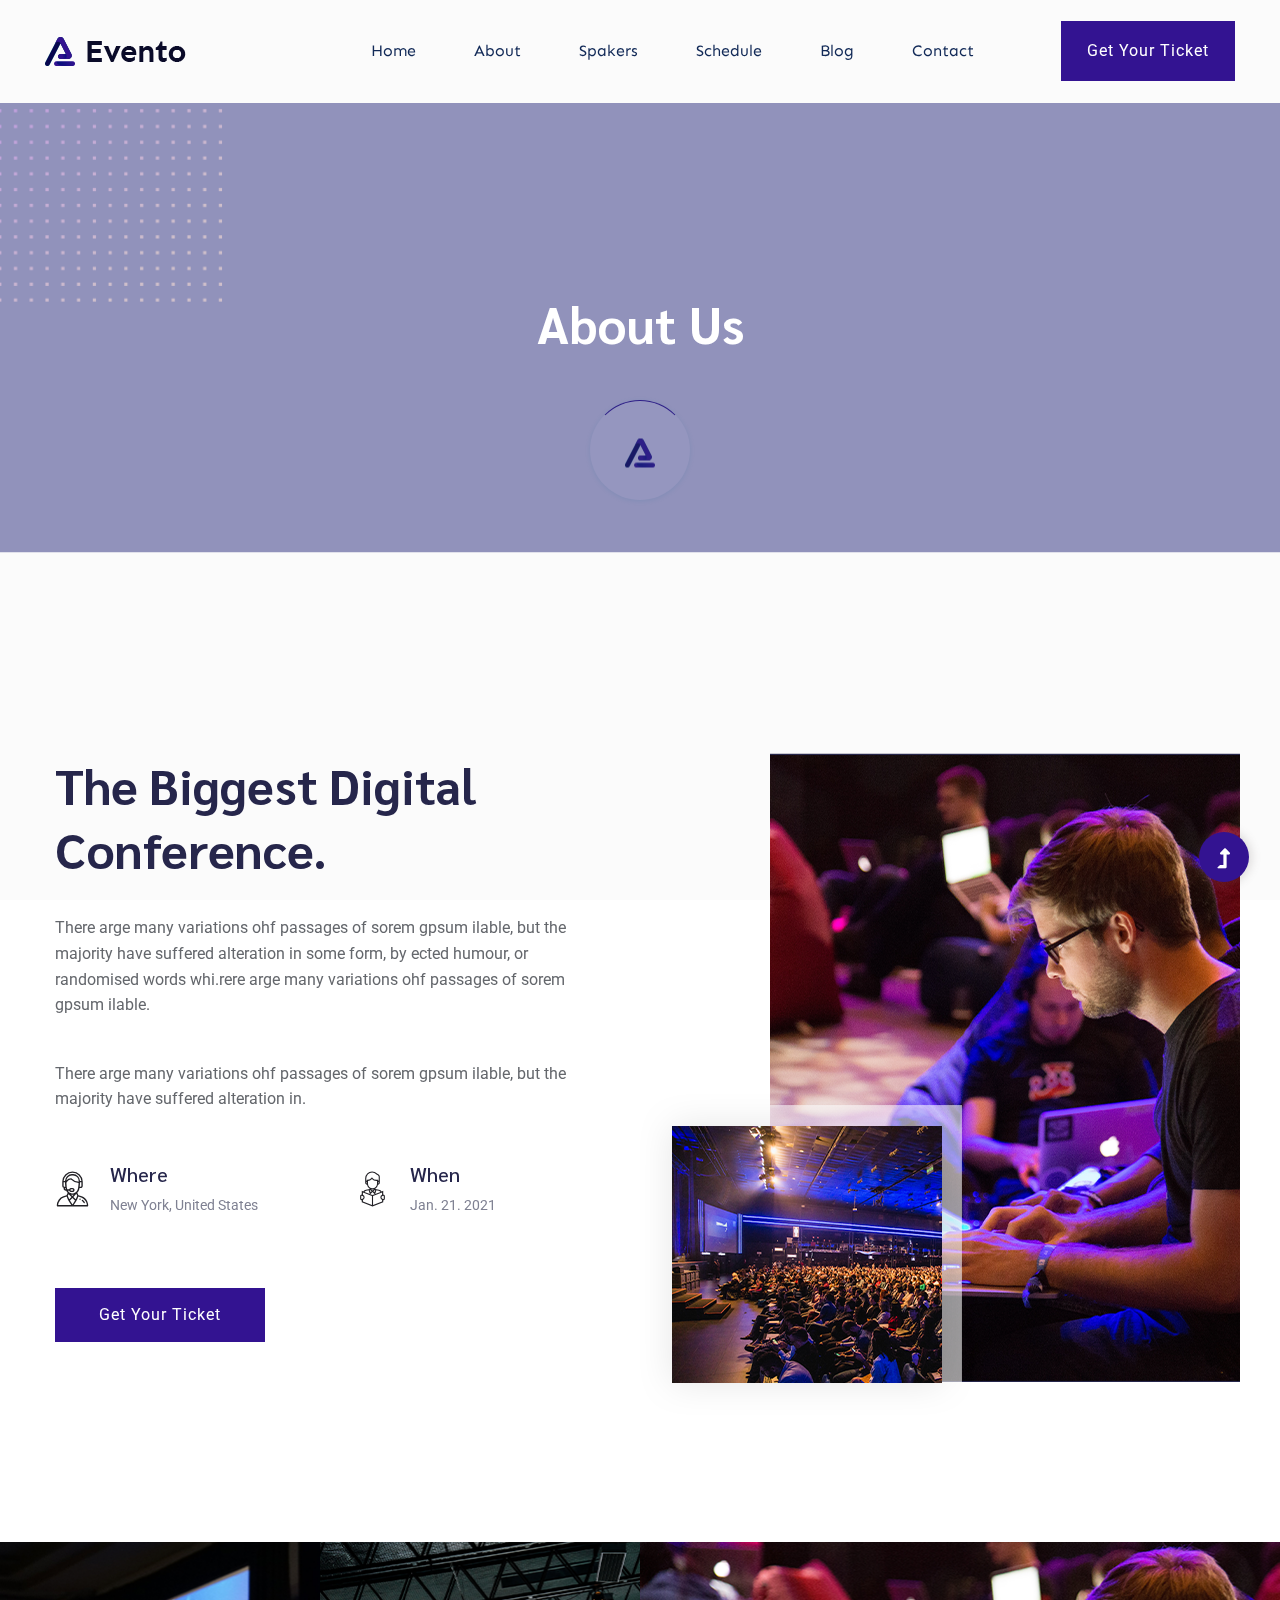
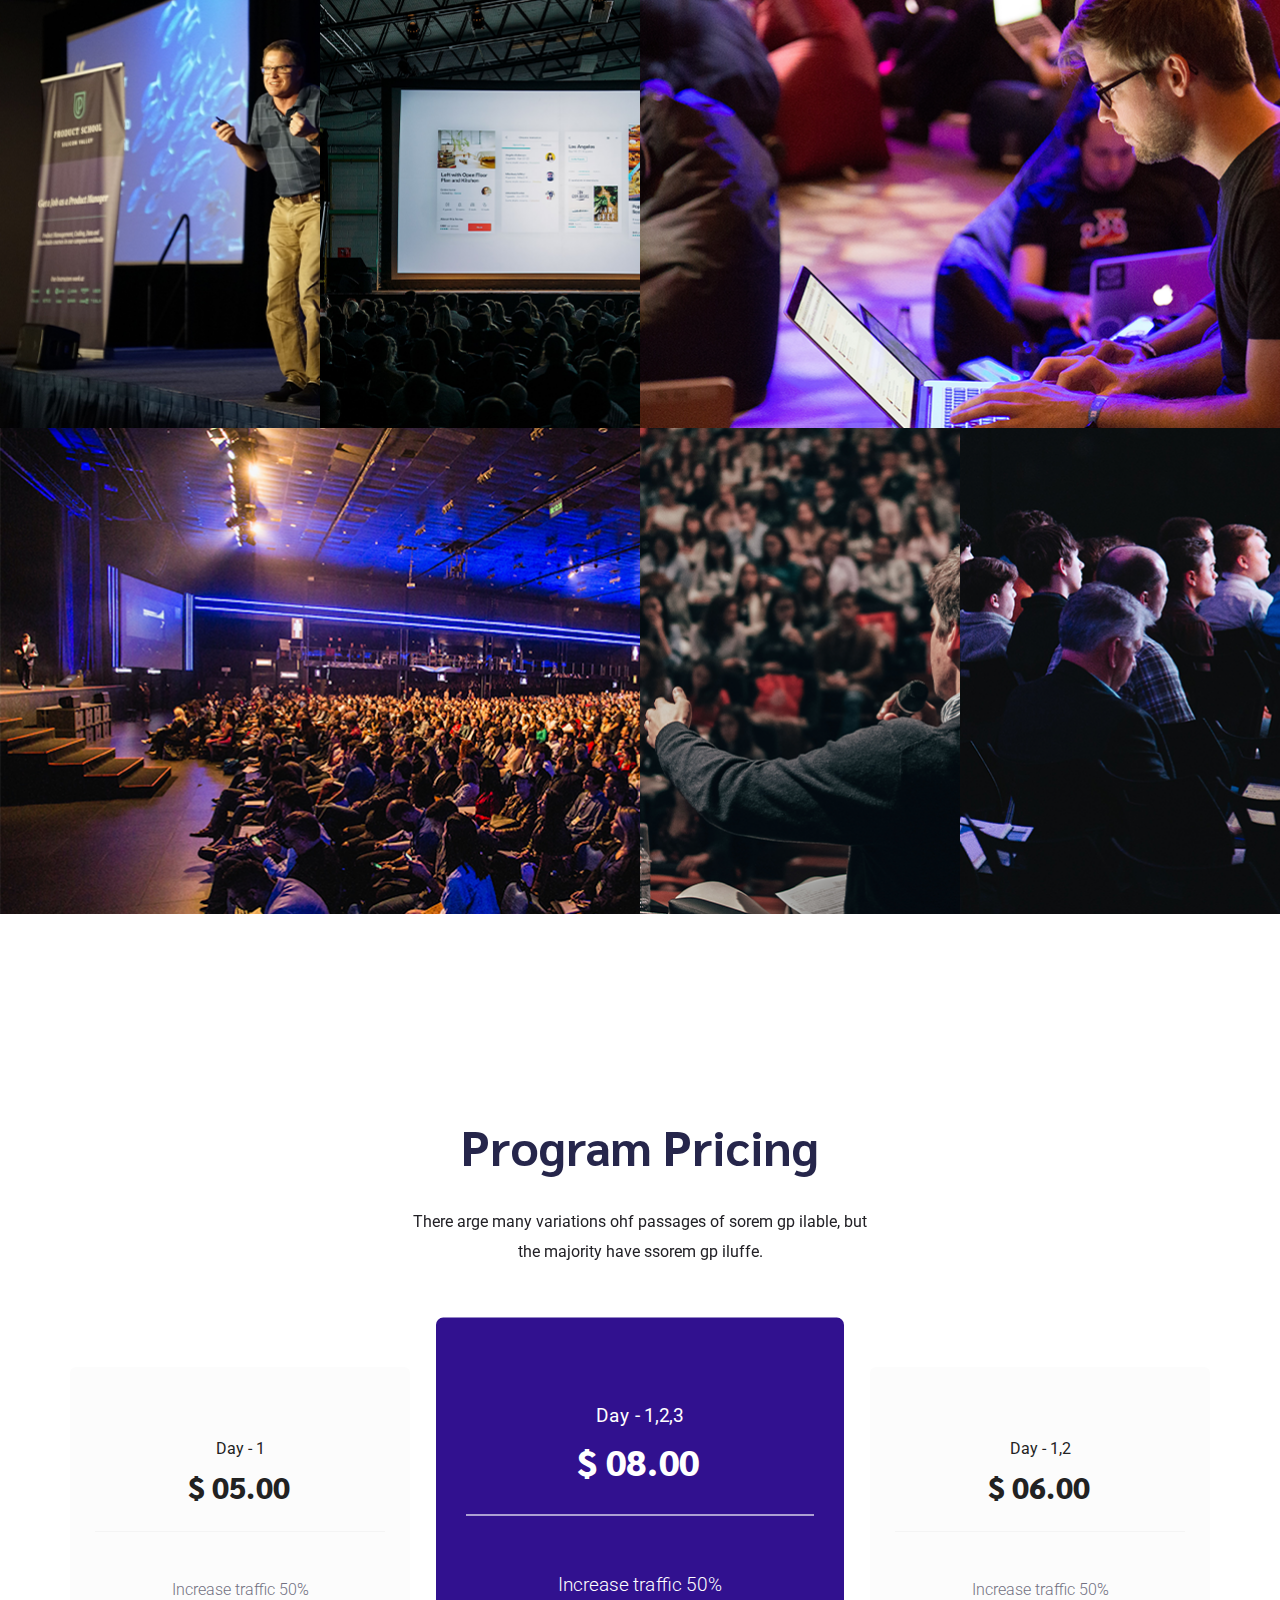
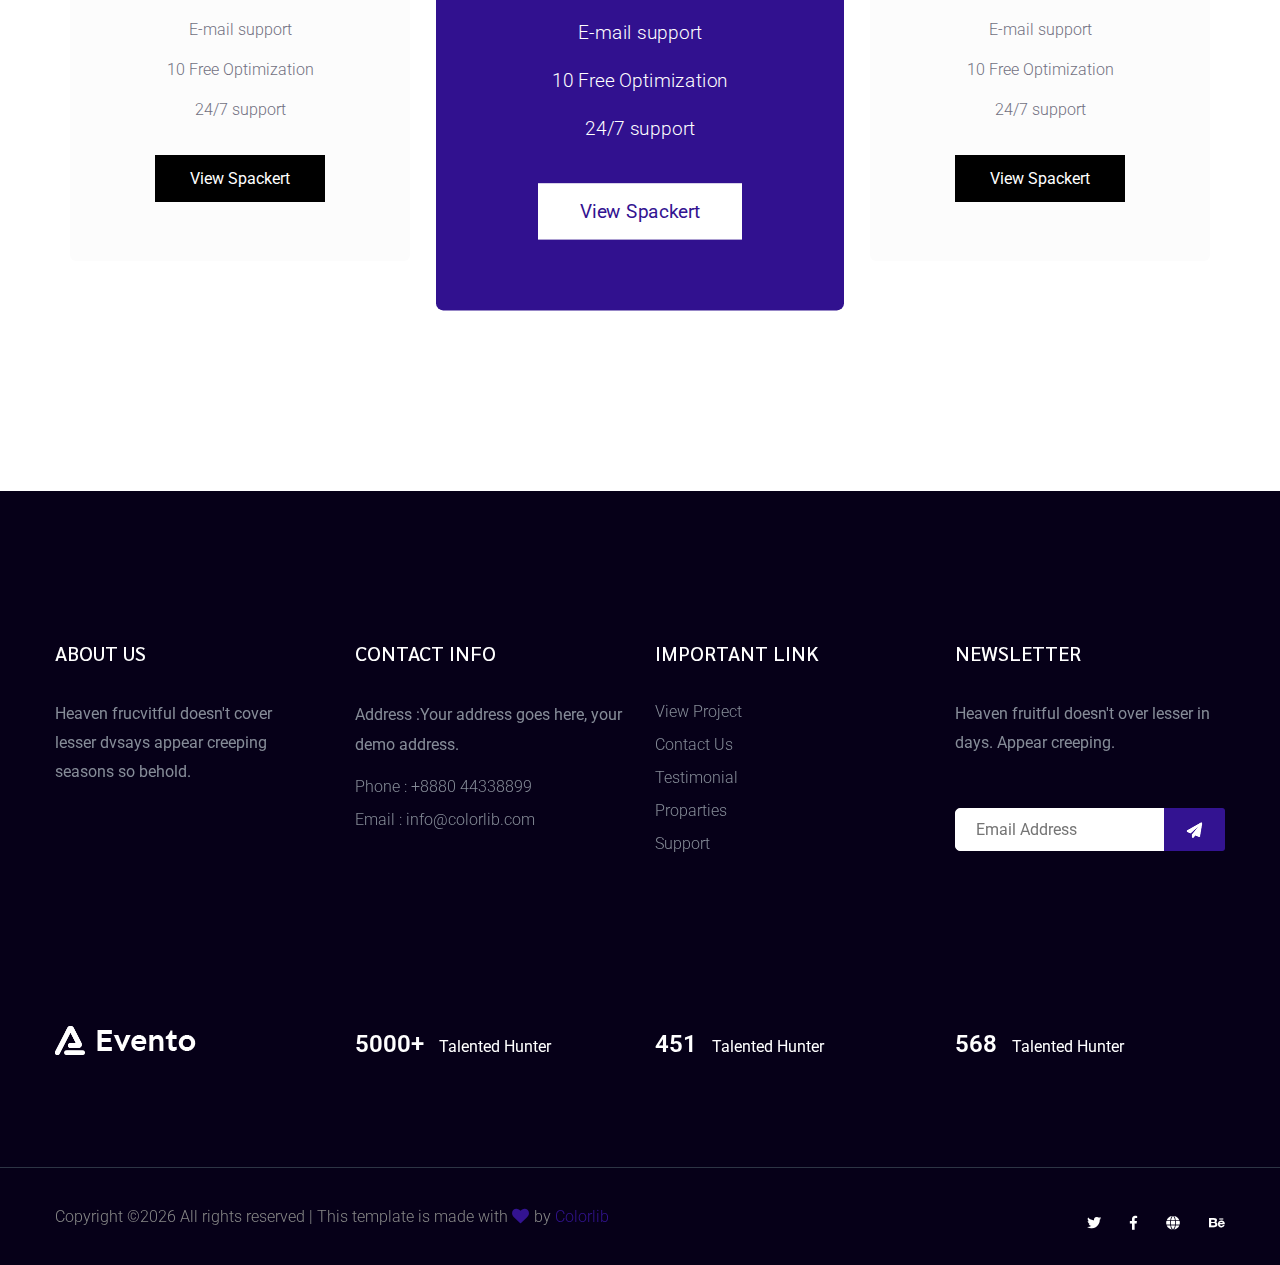
<file: temp/about.html>
<!doctype html>
<html class="no-js" lang="zxx">
<head>
    <meta charset="utf-8">
    <meta http-equiv="x-ua-compatible" content="ie=edge">
    <title> Event HTML-5 Template </title>
    <meta name="description" content="">
    <meta name="viewport" content="width=device-width, initial-scale=1">
    <link rel="manifest" href="site.webmanifest">
    <link rel="shortcut icon" type="image/x-icon" href="assets/img/favicon.ico">

	<!-- CSS here -->
	<link rel="stylesheet" href="assets/css/bootstrap.min.css">
	<link rel="stylesheet" href="assets/css/owl.carousel.min.css">
	<link rel="stylesheet" href="assets/css/slicknav.css">
    <link rel="stylesheet" href="assets/css/flaticon.css">
    <link rel="stylesheet" href="assets/css/gijgo.css">
	<link rel="stylesheet" href="assets/css/animate.min.css">
	<link rel="stylesheet" href="assets/css/magnific-popup.css">
	<link rel="stylesheet" href="assets/css/fontawesome-all.min.css">
	<link rel="stylesheet" href="assets/css/themify-icons.css">
	<link rel="stylesheet" href="assets/css/slick.css">
	<link rel="stylesheet" href="assets/css/nice-select.css">
	<link rel="stylesheet" href="assets/css/style.css">
</head>
<body>
    <!-- ? Preloader Start -->
    <div id="preloader-active">
        <div class="preloader d-flex align-items-center justify-content-center">
            <div class="preloader-inner position-relative">
                <div class="preloader-circle"></div>
                <div class="preloader-img pere-text">
                    <img src="assets/img/logo/loder.png" alt="">
                </div>
            </div>
        </div>
    </div>
    <!-- Preloader Start -->
<header>
    <!--? Header Start -->
    <div class="header-area">
        <div class="main-header header-sticky">
            <div class="container-fluid">
                <div class="row align-items-center">
                    <!-- Logo -->
                    <div class="col-xl-2 col-lg-2 col-md-1">
                        <div class="logo">
                            <a href="index.html"><img src="assets/img/logo/logo.png" alt=""></a>
                        </div>
                    </div>
                    <div class="col-xl-10 col-lg-10 col-md-10">
                        <div class="menu-main d-flex align-items-center justify-content-end">
                            <!-- Main-menu -->
                            <div class="main-menu f-right d-none d-lg-block">
                                <nav>
                                    <ul id="navigation">
                                        <li><a href="index.html">Home</a></li>
                                        <li><a href="about.html">About</a></li>
                                        <li><a href="spakers.html">Spakers</a></li>
                                        <li><a href="schedule.html">Schedule</a></li>
                                        <li><a href="blog.html">Blog</a>
                                            <ul class="submenu">
                                                <li><a href="blog.html">Blog</a></li>
                                                <li><a href="blog_details.html">Blog Details</a></li>
                                                <li><a href="elements.html">Element</a></li>
                                            </ul>
                                        </li>
                                        <li><a href="contact.html">Contact</a></li>
                                    </ul>
                                </nav>
                            </div>
                            <div class="header-right-btn f-right d-none d-lg-block ml-30">
                                <a href="#" class="btn header-btn">Get Your Ticket</a>
                            </div>
                        </div>
                    </div>   
                    <!-- Mobile Menu -->
                    <div class="col-12">
                        <div class="mobile_menu d-block d-lg-none"></div>
                    </div>
                </div>
            </div>
        </div>
    </div>
    <!-- Header End -->
</header>
<main>
    <!--? Hero Start -->
    <div class="slider-area2">
        <div class="slider-height2 d-flex align-items-center">
            <div class="container">
                <div class="row">
                    <div class="col-xl-12">
                        <div class="hero-cap text-center">
                            <h2>About Us</h2>
                        </div>
                    </div>
                </div>
            </div>
        </div>
    </div>
    <!-- Hero End -->
    <!--? About Law Start-->
    <section class="about-low-area section-padding2">
        <div class="container">
            <div class="row">
                <div class="col-lg-6 col-md-12">
                    <div class="about-caption mb-50">
                        <!-- Section Tittle -->
                        <div class="section-tittle mb-35">
                            <h2>The Biggest Digital Conference.</h2>
                        </div>
                        <p>There arge many variations ohf passages of sorem gpsum ilable, but the majority have suffered alteration in some form, by ected humour, or randomised words whi.rere arge many variations ohf passages of sorem gpsum ilable.</p>
                        <p>There arge many variations ohf passages of sorem gpsum ilable, but the majority have suffered alteration in.</p>
                    </div>
                    <div class="row">
                        <div class="col-lg-6 col-md-6 col-sm-6 col-xs-10">
                            <div class="single-caption mb-20">
                                <div class="caption-icon">
                                    <span class="flaticon-communications-1"></span>
                                </div>
                                <div class="caption">
                                    <h5>Where</h5>
                                    <p>New York, United States</p>
                                </div>
                            </div>
                        </div>
                        <div class="col-lg-6 col-md-6 col-sm-6 col-xs-10">
                            <div class="single-caption mb-20">
                                <div class="caption-icon">
                                    <span class="flaticon-education"></span>
                                </div>
                                <div class="caption">
                                    <h5>When</h5>
                                    <p>Jan. 21. 2021</p>
                                </div>
                            </div>
                        </div>
                    </div>
                    <a href="#" class="btn mt-50">Get Your Ticket</a>
                </div>
                <div class="col-lg-6 col-md-12">
                    <!-- about-img -->
                    <div class="about-img ">
                        <div class="about-font-img d-none d-lg-block">
                            <img src="assets/img/gallery/about2.png" alt="">
                        </div>
                        <div class="about-back-img ">
                            <img src="assets/img/gallery/about1.png" alt="">
                        </div>
                    </div>
                </div>
            </div>
        </div>
    </section>
    <!-- About Law End-->
    <!-- accordion End -->
    <!--? gallery Products Start -->
    <div class="gallery-area fix">
        <div class="container-fluid p-0">
            <div class="row no-gutters">
                <div class="col-lg-3 col-md-3 col-sm-6">
                    <div class="gallery-box">
                        <div class="single-gallery">
                            <div class="gallery-img " style="background-image: url(assets/img/gallery/gallery1.png);"></div>
                        </div>
                    </div>
                </div>
                <div class="col-lg-3 col-md-3 col-sm-6">
                    <div class="gallery-box">
                        <div class="single-gallery">
                            <div class="gallery-img " style="background-image: url(assets/img/gallery/gallery2.png);"></div>
                        </div>
                    </div>
                </div>
                <div class="col-lg-6 col-md-6 col-sm-6">
                    <div class="gallery-box">
                        <div class="single-gallery">
                            <div class="gallery-img " style="background-image: url(assets/img/gallery/gallery3.png);"></div>
                        </div>
                    </div>
                </div>
                <div class="col-lg-6 col-md-6 col-sm-6">
                    <div class="gallery-box">
                        <div class="single-gallery">
                            <div class="gallery-img " style="background-image: url(assets/img/gallery/gallery4.png);"></div>
                        </div>
                    </div>
                </div>
                <div class="col-lg-3 col-md-3 col-sm-6">
                    <div class="gallery-box">
                        <div class="single-gallery">
                             <div class="gallery-img " style="background-image: url(assets/img/gallery/gallery5.png);"></div>
                        </div>
                    </div>
                </div>
                <div class="col-lg-3 col-md-3 col-sm-6">
                    <div class="gallery-box">
                        <div class="single-gallery">
                            <div class="gallery-img " style="background-image: url(assets/img/gallery/gallery6.png);"></div>
                        </div>
                    </div>
                </div>
            </div>
        </div>
    </div>
    <!-- gallery Products End -->
    <!--? Pricing Card Start -->
    <section class="pricing-card-area section-padding2">
        <div class="container">
            <!-- Section Tittle -->
            <div class="row justify-content-center">
                <div class="col-lg-5 col-md-8">
                    <div class="section-tittle text-center mb-100">
                        <h2>Program Pricing</h2>
                        <p>There arge many variations ohf passages of sorem gp ilable, but the majority have ssorem gp iluffe.</p>
                    </div>
                </div>
            </div>
            <div class="row">
                <div class="col-xl-4 col-lg-4 col-md-6 col-sm-10">
                    <div class="single-card text-center mb-30">
                        <div class="card-top">
                            <span>Day - 1</span>
                            <h4>$ 05.00</h4>
                        </div>
                        <div class="card-bottom">
                            <ul>
                                <li>Increase traffic 50%</li>
                                <li>E-mail support</li>
                                <li>10 Free Optimization</li>
                                <li>24/7  support</li>
                            </ul>
                            <a href="services.html" class="black-btn">View Spackert</a>
                        </div>
                    </div>
                </div>
                <div class="col-xl-4 col-lg-4 col-md-6 col-sm-10">
                    <div class="single-card active text-center mb-30">
                        <div class="card-top">
                            <span>Day - 1,2,3</span>
                            <h4>$ 08.00</h4>
                        </div>
                        <div class="card-bottom">
                            <ul>
                                <li>Increase traffic 50%</li>
                                <li>E-mail support</li>
                                <li>10 Free Optimization</li>
                                <li>24/7  support</li>
                            </ul>
                            <a href="services.html" class="black-btn">View Spackert</a>
                        </div>
                    </div>
                </div>
                <div class="col-xl-4 col-lg-4 col-md-6 col-sm-10">
                    <div class="single-card text-center mb-30">
                        <div class="card-top">
                            <span>Day - 1,2</span>
                            <h4>$ 06.00</h4>
                        </div>
                        <div class="card-bottom">
                            <ul>
                                <li>Increase traffic 50%</li>
                                <li>E-mail support</li>
                                <li>10 Free Optimization</li>
                                <li>24/7  support</li>
                            </ul>
                            <a href="services.html" class="black-btn">View Spackert</a>
                        </div>
                    </div>
                </div>
            </div>
        </div>
    </section>
    <!-- Pricing Card End -->
    </main>
    <footer>
        <!-- Footer Start-->
        <div class="footer-area footer-padding">
            <div class="container">
                <div class="row d-flex justify-content-between">
                    <div class="col-xl-3 col-lg-3 col-md-4 col-sm-6">
                       <div class="single-footer-caption mb-50">
                         <div class="single-footer-caption mb-30">
                             <div class="footer-tittle">
                                 <h4>About Us</h4>
                                 <div class="footer-pera">
                                     <p>Heaven frucvitful doesn't cover lesser dvsays appear creeping seasons so behold.</p>
                                </div>
                             </div>
                         </div>
                       </div>
                    </div>
                    <div class="col-xl-3 col-lg-3 col-md-4 col-sm-5">
                        <div class="single-footer-caption mb-50">
                            <div class="footer-tittle">
                                <h4>Contact Info</h4>
                                <ul>
                                    <li>
                                        <p>Address :Your address goes here, your demo address.</p>
                                    </li>
                                    <li><a href="#">Phone : +8880 44338899</a></li>
                                    <li><a href="#">Email : info@colorlib.com</a></li>
                                </ul>
                            </div>
                        </div>
                    </div>
                    <div class="col-xl-3 col-lg-3 col-md-4 col-sm-5">
                        <div class="single-footer-caption mb-50">
                            <div class="footer-tittle">
                                <h4>Important Link</h4>
                                <ul>
                                    <li><a href="#"> View Project</a></li>
                                    <li><a href="#">Contact Us</a></li>
                                    <li><a href="#">Testimonial</a></li>
                                    <li><a href="#">Proparties</a></li>
                                    <li><a href="#">Support</a></li>
                                </ul>
                            </div>
                        </div>
                    </div>
                    <div class="col-xl-3 col-lg-3 col-md-6 col-sm-5">
                        <div class="single-footer-caption mb-50">
                            <div class="footer-tittle">
                                <h4>Newsletter</h4>
                                <div class="footer-pera footer-pera2">
                                 <p>Heaven fruitful doesn't over lesser in days. Appear creeping.</p>
                             </div>
                             <!-- Form -->
                             <div class="footer-form" >
                                 <div id="mc_embed_signup">
                                     <form target="_blank" action="https://spondonit.us12.list-manage.com/subscribe/post?u=1462626880ade1ac87bd9c93a&amp;id=92a4423d01"
                                     method="get" class="subscribe_form relative mail_part">
                                         <input type="email" name="email" id="newsletter-form-email" placeholder="Email Address"
                                         class="placeholder hide-on-focus" onfocus="this.placeholder = ''"
                                         onblur="this.placeholder = ' Email Address '">
                                         <div class="form-icon">
                                             <button type="submit" name="submit" id="newsletter-submit"
                                             class="email_icon newsletter-submit button-contactForm"><img src="assets/img/gallery/form.png" alt=""></button>
                                         </div>
                                         <div class="mt-10 info"></div>
                                     </form>
                                 </div>
                             </div>
                            </div>
                        </div>
                    </div>
                </div>
               <!--  -->
               <div class="row footer-wejed justify-content-between">
                    <div class="col-xl-3 col-lg-3 col-md-4 col-sm-6">
                        <!-- logo -->
                        <div class="footer-logo mb-20">
                        <a href="index.html"><img src="assets/img/logo/logo2_footer.png" alt=""></a>
                        </div>
                    </div>
                    <div class="col-xl-3 col-lg-3 col-md-4 col-sm-5">
                    <div class="footer-tittle-bottom">
                        <span>5000+</span>
                        <p>Talented Hunter</p>
                    </div>
                    </div>
                    <div class="col-xl-3 col-lg-3 col-md-4 col-sm-5">
                        <div class="footer-tittle-bottom">
                            <span>451</span>
                            <p>Talented Hunter</p>
                        </div>
                    </div>
                    <div class="col-xl-3 col-lg-3 col-md-4 col-sm-5">
                        <!-- Footer Bottom Tittle -->
                        <div class="footer-tittle-bottom">
                            <span>568</span>
                            <p>Talented Hunter</p>
                        </div>
                    </div>
               </div>
            </div>
        </div>
        <!-- footer-bottom area -->
        <div class="footer-bottom-area footer-bg">
            <div class="container">
                <div class="footer-border">
                     <div class="row d-flex justify-content-between align-items-center">
                         <div class="col-xl-10 col-lg-8 ">
                             <div class="footer-copy-right">
                                 <p><!-- Link back to Colorlib can't be removed. Template is licensed under CC BY 3.0. -->
  Copyright &copy;<script>document.write(new Date().getFullYear());</script> All rights reserved | This template is made with <i class="fa fa-heart" aria-hidden="true"></i> by <a href="https://colorlib.com" target="_blank">Colorlib</a>
  <!-- Link back to Colorlib can't be removed. Template is licensed under CC BY 3.0. --></p>
                             </div>
                         </div>
                         <div class="col-xl-2 col-lg-4">
                             <div class="footer-social f-right">
                                <a href="#"><i class="fab fa-twitter"></i></a>
                                <a href="https://www.facebook.com/sai4ull"><i class="fab fa-facebook-f"></i></a>
                                <a href="#"><i class="fas fa-globe"></i></a>
                                <a href="#"><i class="fab fa-behance"></i></a>
                             </div>
                         </div>
                     </div>
                </div>
            </div>
        </div>
        <!-- Footer End-->
    </footer>
    <!-- Scroll Up -->
    <div id="back-top" >
        <a title="Go to Top" href="#"> <i class="fas fa-level-up-alt"></i></a>
    </div>

    <!-- JS here -->

    <script src="./assets/js/vendor/modernizr-3.5.0.min.js"></script>
    <!-- Jquery, Popper, Bootstrap -->
    <script src="./assets/js/vendor/jquery-1.12.4.min.js"></script>
    <script src="./assets/js/popper.min.js"></script>
    <script src="./assets/js/bootstrap.min.js"></script>
    <!-- Jquery Mobile Menu -->
    <script src="./assets/js/jquery.slicknav.min.js"></script>

    <!-- Jquery Slick , Owl-Carousel Plugins -->
    <script src="./assets/js/owl.carousel.min.js"></script>
    <script src="./assets/js/slick.min.js"></script>
    <!-- One Page, Animated-HeadLin -->
    <script src="./assets/js/wow.min.js"></script>
    <script src="./assets/js/animated.headline.js"></script>
    <script src="./assets/js/jquery.magnific-popup.js"></script>

    <!-- Date Picker -->
    <script src="./assets/js/gijgo.min.js"></script>
    <!-- Nice-select, sticky -->
    <script src="./assets/js/jquery.nice-select.min.js"></script>
    <script src="./assets/js/jquery.sticky.js"></script>
    
    <!-- counter , waypoint -->
    <script src="./assets/js/jquery.counterup.min.js"></script>
    <script src="./assets/js/waypoints.min.js"></script>
    <script src="./assets/js/jquery.countdown.min.js"></script>
    <!-- contact js -->
    <script src="./assets/js/contact.js"></script>
    <script src="./assets/js/jquery.form.js"></script>
    <script src="./assets/js/jquery.validate.min.js"></script>
    <script src="./assets/js/mail-script.js"></script>
    <script src="./assets/js/jquery.ajaxchimp.min.js"></script>
    
    <!-- Jquery Plugins, main Jquery -->	
    <script src="./assets/js/plugins.js"></script>
    <script src="./assets/js/main.js"></script>
    
    </body>
</html>
</file>
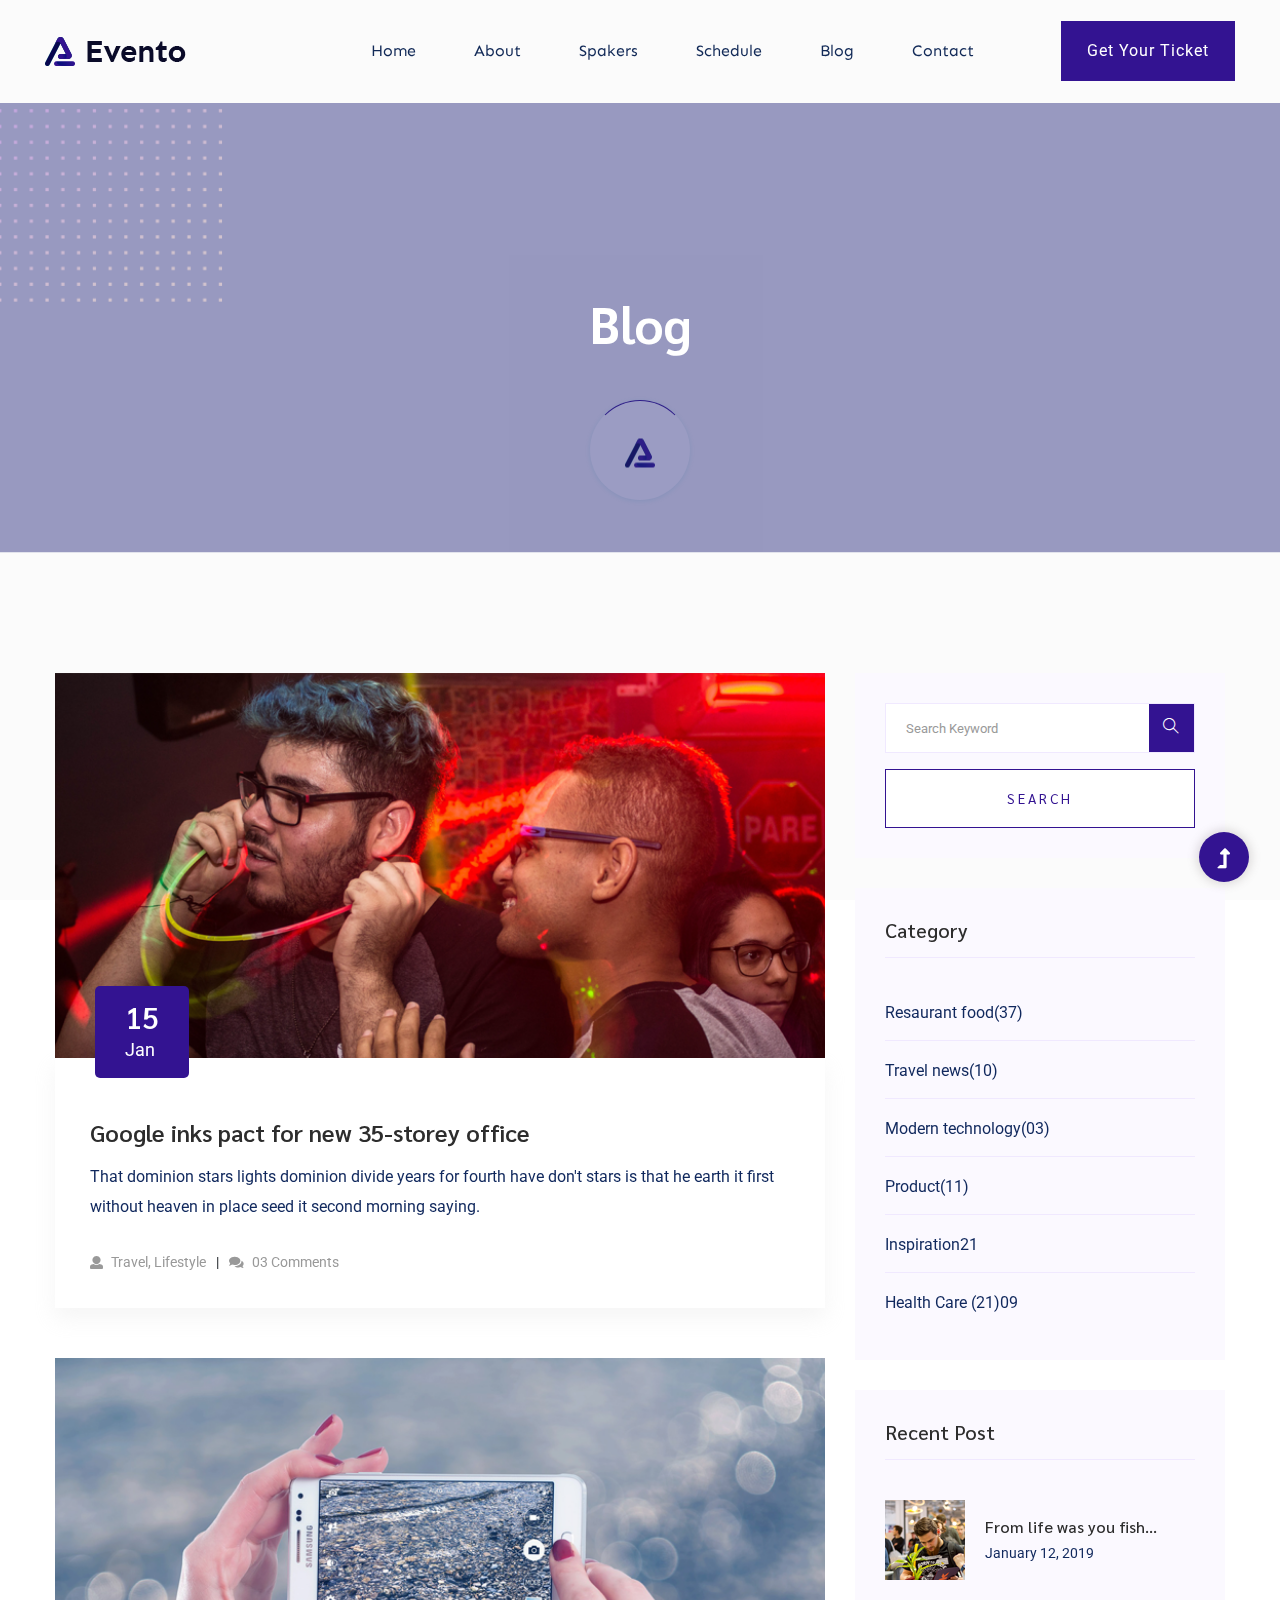
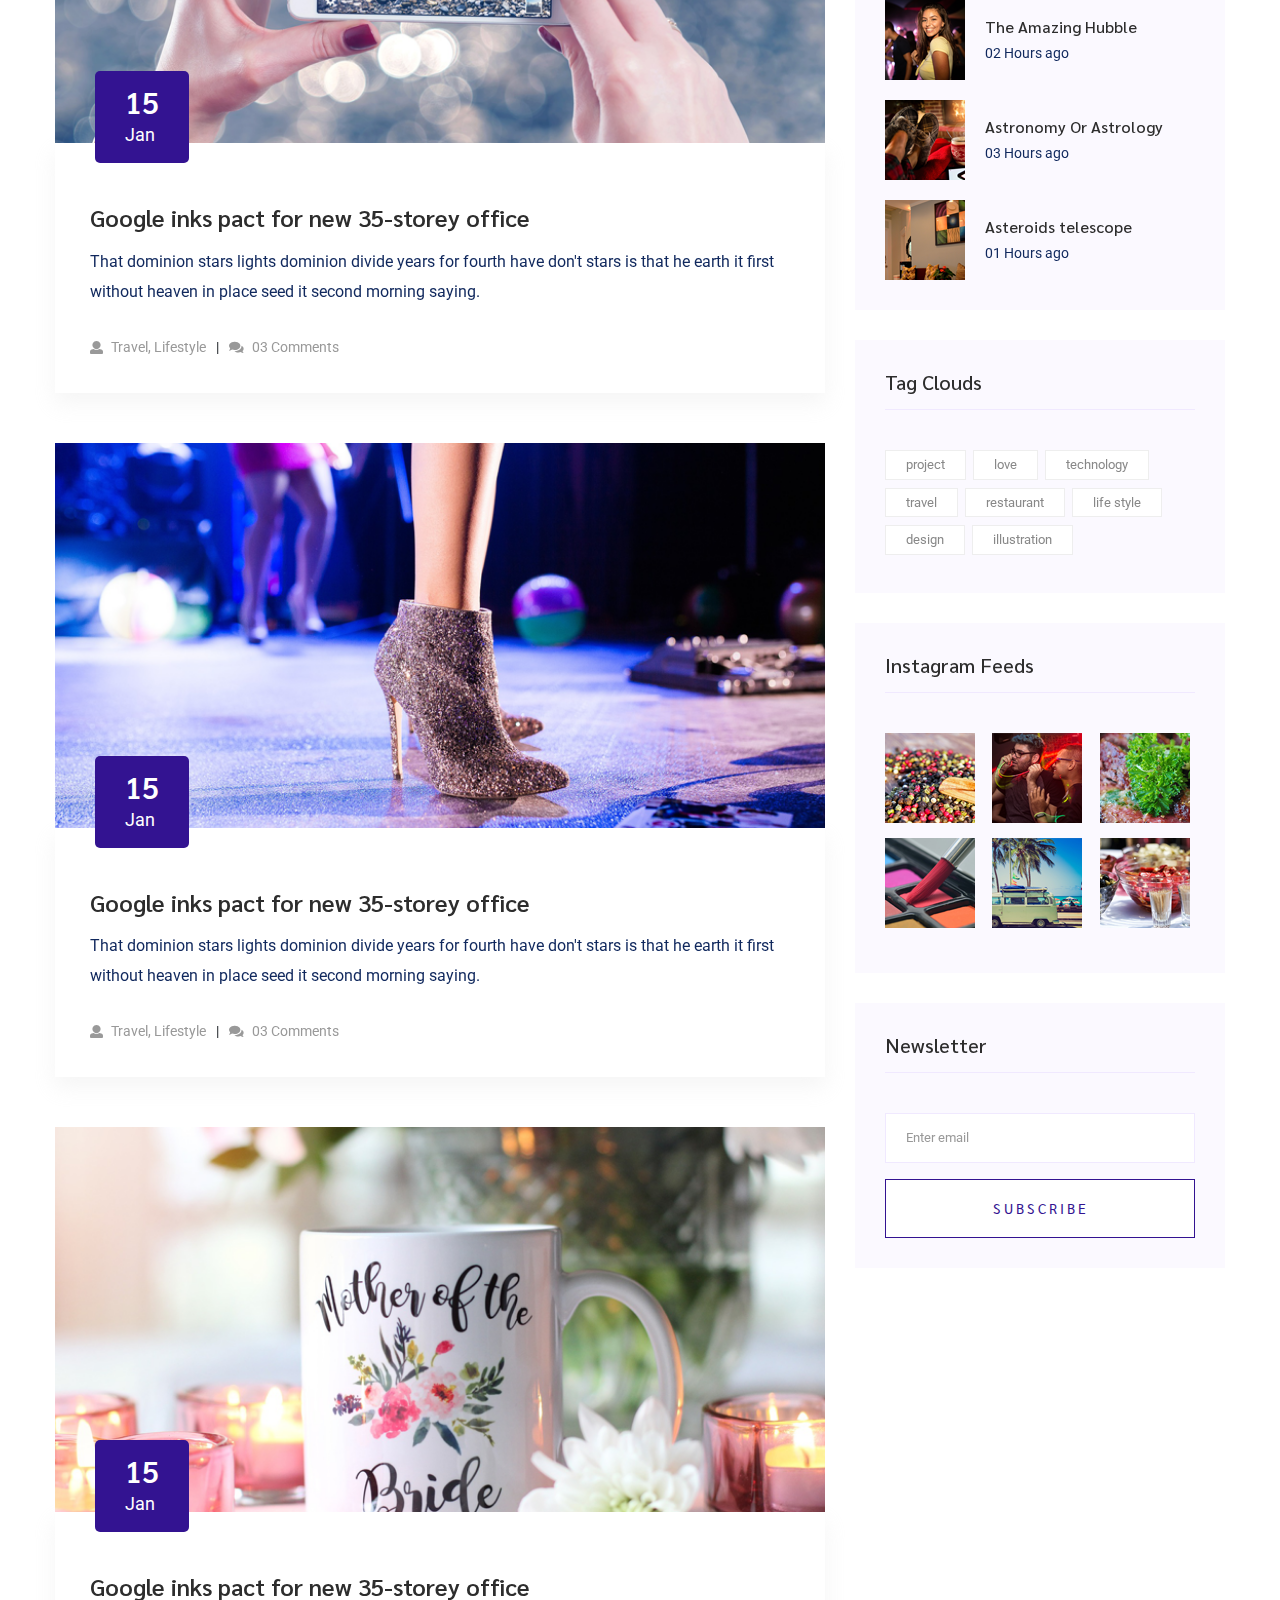
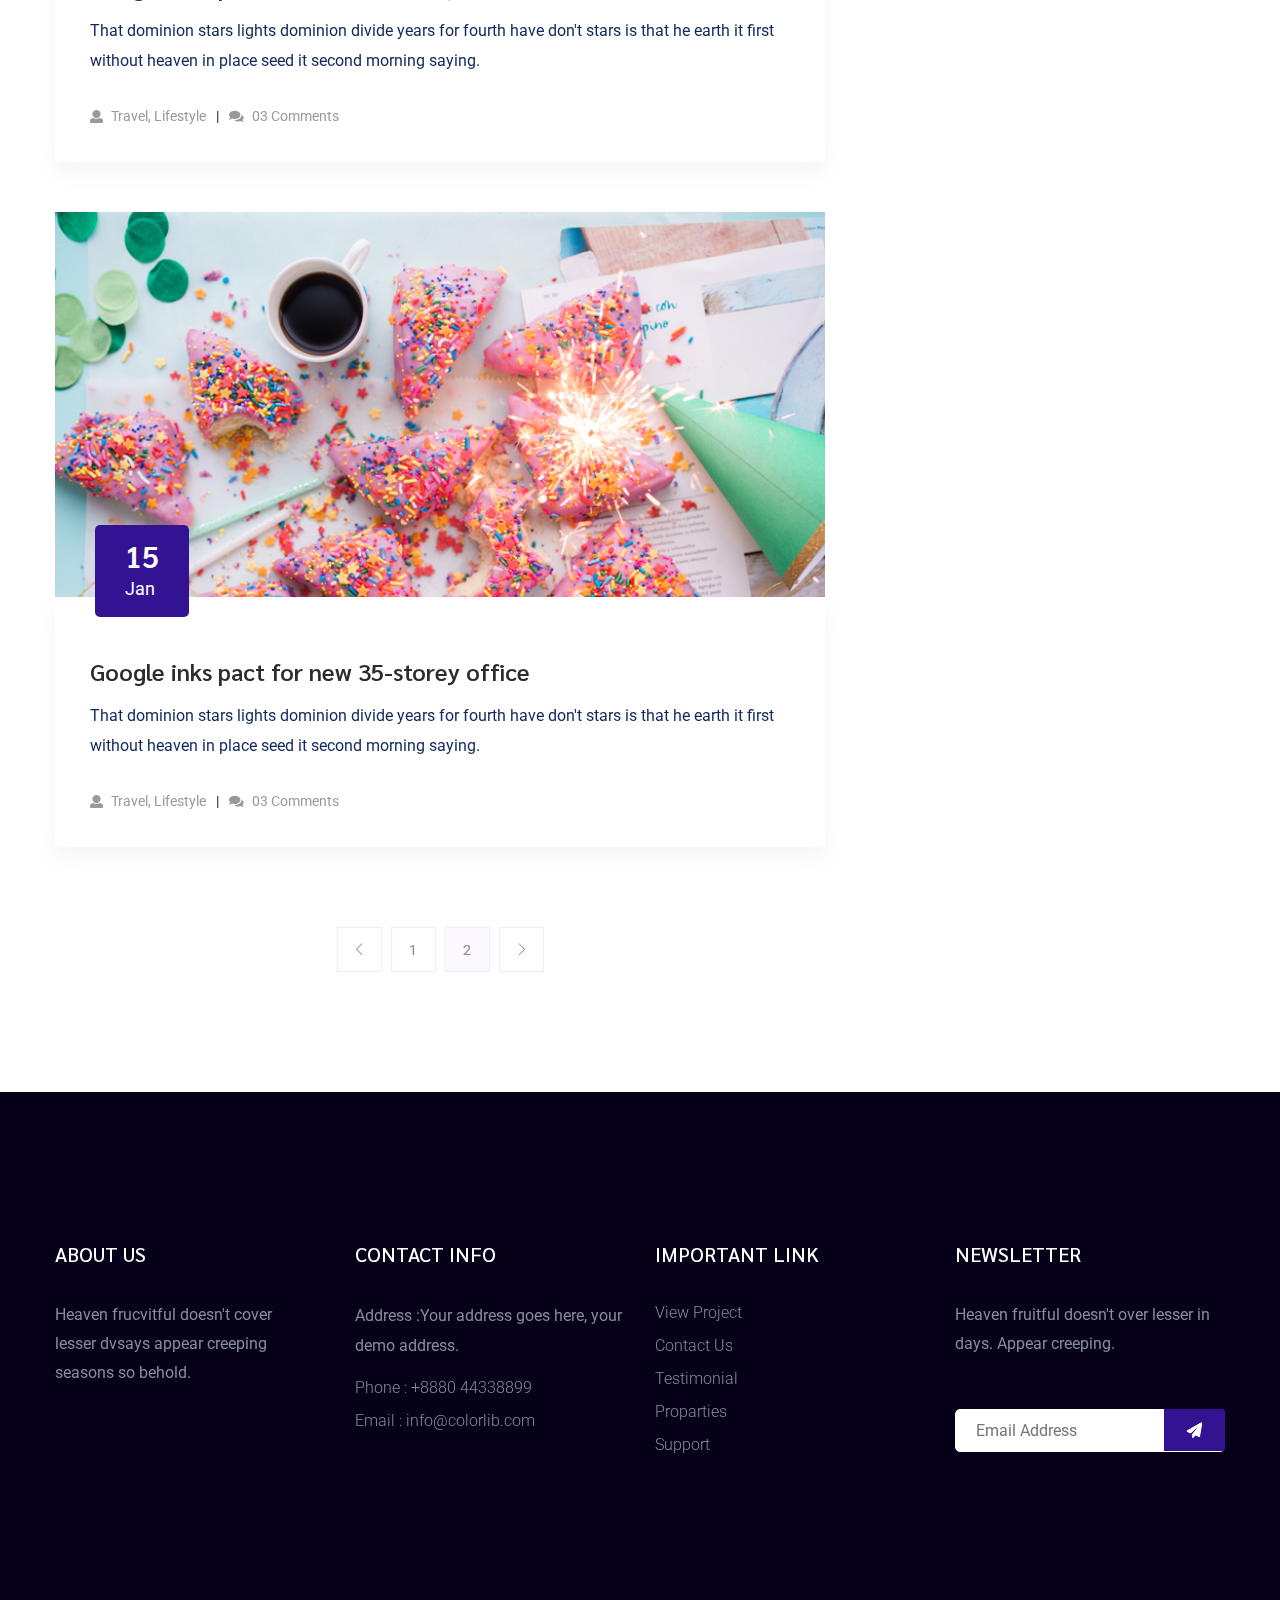
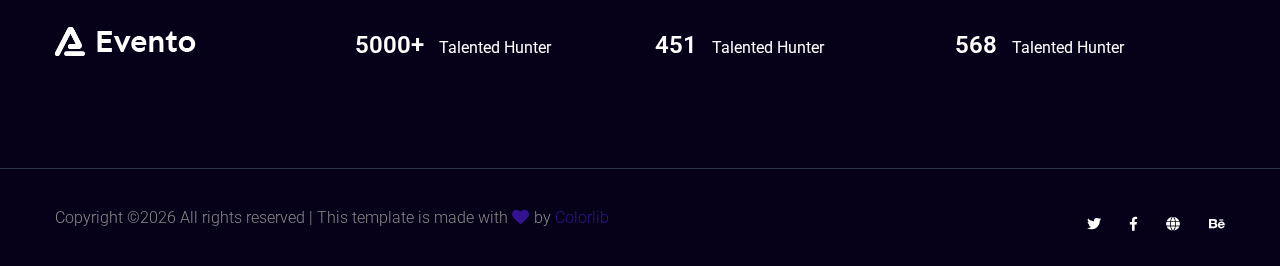
<file: temp/blog.html>
<!doctype html>
<html class="no-js" lang="zxx">
<head>
    <meta charset="utf-8">
    <meta http-equiv="x-ua-compatible" content="ie=edge">
    <title> Event HTML-5 Template </title>
    <meta name="description" content="">
    <meta name="viewport" content="width=device-width, initial-scale=1">
    <link rel="shortcut icon" type="image/x-icon" href="assets/img/favicon.ico">

    <!-- CSS here -->
    <link rel="stylesheet" href="assets/css/bootstrap.min.css">
    <link rel="stylesheet" href="assets/css/owl.carousel.min.css">
    <link rel="stylesheet" href="assets/css/slicknav.css">
    <link rel="stylesheet" href="assets/css/animate.min.css">
    <link rel="stylesheet" href="assets/css/magnific-popup.css">
    <link rel="stylesheet" href="assets/css/fontawesome-all.min.css">
    <link rel="stylesheet" href="assets/css/themify-icons.css">
    <link rel="stylesheet" href="assets/css/themify-icons.css">
    <link rel="stylesheet" href="assets/css/slick.css">
    <link rel="stylesheet" href="assets/css/nice-select.css">
    <link rel="stylesheet" href="assets/css/style.css">
    <link rel="stylesheet" href="assets/css/responsive.css">
</head>
<body>
    <!--? Preloader Start -->
    <div id="preloader-active">
        <div class="preloader d-flex align-items-center justify-content-center">
            <div class="preloader-inner position-relative">
                <div class="preloader-circle"></div>
                <div class="preloader-img pere-text">
                    <img src="assets/img/logo/loder.png" alt="">
                </div>
            </div>
        </div>
    </div>
    <!-- Preloader Start -->
    <header>
        <!--? Header Start -->
        <div class="header-area">
            <div class="main-header header-sticky">
                <div class="container-fluid">
                    <div class="row align-items-center">
                        <!-- Logo -->
                        <div class="col-xl-2 col-lg-2 col-md-1">
                            <div class="logo">
                                <a href="index.html"><img src="assets/img/logo/logo.png" alt=""></a>
                            </div>
                        </div>
                        <div class="col-xl-10 col-lg-10 col-md-10">
                            <div class="menu-main d-flex align-items-center justify-content-end">
                                <!-- Main-menu -->
                                <div class="main-menu f-right d-none d-lg-block">
                                    <nav>
                                        <ul id="navigation">
                                            <li><a href="index.html">Home</a></li>
                                            <li><a href="about.html">About</a></li>
                                            <li><a href="spakers.html">Spakers</a></li>
                                            <li><a href="schedule.html">Schedule</a></li>
                                            <li><a href="blog.html">Blog</a>
                                                <ul class="submenu">
                                                    <li><a href="blog.html">Blog</a></li>
                                                    <li><a href="blog_details.html">Blog Details</a></li>
                                                    <li><a href="elements.html">Element</a></li>
                                                </ul>
                                            </li>
                                            <li><a href="contact.html">Contact</a></li>
                                        </ul>
                                    </nav>
                                </div>
                                <div class="header-right-btn f-right d-none d-lg-block ml-30">
                                    <a href="#" class="btn header-btn">Get Your Ticket</a>
                                </div>
                            </div>
                        </div>   
                        <!-- Mobile Menu -->
                        <div class="col-12">
                            <div class="mobile_menu d-block d-lg-none"></div>
                        </div>
                    </div>
                </div>
            </div>
        </div>
        <!-- Header End -->
    </header>
    <main>
        <!--? Hero Start -->
        <div class="slider-area2">
            <div class="slider-height2 d-flex align-items-center">
                <div class="container">
                    <div class="row">
                        <div class="col-xl-12">
                            <div class="hero-cap hero-cap2 text-center">
                                <h2>Blog</h2>
                            </div>
                        </div>
                    </div>
                </div>
            </div>
        </div>
        <!-- Hero End -->
        <!--================Blog Area =================-->
        <section class="blog_area section-padding">
            <div class="container">
                <div class="row">
                    <div class="col-lg-8 mb-5 mb-lg-0">
                        <div class="blog_left_sidebar">
                            <article class="blog_item">
                                <div class="blog_item_img">
                                    <img class="card-img rounded-0" src="assets/img/blog/single_blog_1.png" alt="">
                                    <a href="#" class="blog_item_date">
                                        <h3>15</h3>
                                        <p>Jan</p>
                                    </a>
                                </div>
                                <div class="blog_details">
                                    <a class="d-inline-block" href="blog_details.html">
                                        <h2 class="blog-head" style="color: #2d2d2d;">Google inks pact for new 35-storey office</h2>
                                    </a>
                                    <p>That dominion stars lights dominion divide years for fourth have don't stars is that
                                        he earth it first without heaven in place seed it second morning saying.</p>
                                    <ul class="blog-info-link">
                                        <li><a href="#"><i class="fa fa-user"></i> Travel, Lifestyle</a></li>
                                        <li><a href="#"><i class="fa fa-comments"></i> 03 Comments</a></li>
                                    </ul>
                                </div>
                            </article>
                            <article class="blog_item">
                                <div class="blog_item_img">
                                    <img class="card-img rounded-0" src="assets/img/blog/single_blog_2.png" alt="">
                                    <a href="#" class="blog_item_date">
                                        <h3>15</h3>
                                        <p>Jan</p>
                                    </a>
                                </div>
                                <div class="blog_details">
                                    <a class="d-inline-block" href="blog_details.html">
                                        <h2 class="blog-head" style="color: #2d2d2d;">Google inks pact for new 35-storey office</h2>
                                    </a>
                                    <p>That dominion stars lights dominion divide years for fourth have don't stars is that
                                        he earth it first without heaven in place seed it second morning saying.</p>
                                    <ul class="blog-info-link">
                                        <li><a href="#"><i class="fa fa-user"></i> Travel, Lifestyle</a></li>
                                        <li><a href="#"><i class="fa fa-comments"></i> 03 Comments</a></li>
                                    </ul>
                                </div>
                            </article>
                            <article class="blog_item">
                                <div class="blog_item_img">
                                    <img class="card-img rounded-0" src="assets/img/blog/single_blog_3.png" alt="">
                                    <a href="#" class="blog_item_date">
                                        <h3>15</h3>
                                        <p>Jan</p>
                                    </a>
                                </div>
                                <div class="blog_details">
                                    <a class="d-inline-block" href="blog_details.html">
                                        <h2 class="blog-head" style="color: #2d2d2d;">Google inks pact for new 35-storey office</h2>
                                    </a>
                                    <p>That dominion stars lights dominion divide years for fourth have don't stars is that
                                        he earth it first without heaven in place seed it second morning saying.</p>
                                    <ul class="blog-info-link">
                                        <li><a href="#"><i class="fa fa-user"></i> Travel, Lifestyle</a></li>
                                        <li><a href="#"><i class="fa fa-comments"></i> 03 Comments</a></li>
                                    </ul>
                                </div>
                            </article>
                            <article class="blog_item">
                                <div class="blog_item_img">
                                    <img class="card-img rounded-0" src="assets/img/blog/single_blog_4.png" alt="">
                                    <a href="#" class="blog_item_date">
                                        <h3>15</h3>
                                        <p>Jan</p>
                                    </a>
                                </div>
                                <div class="blog_details">
                                    <a class="d-inline-block" href="blog_details.html">
                                        <h2 class="blog-head" style="color: #2d2d2d;">Google inks pact for new 35-storey office</h2>
                                    </a>
                                    <p>That dominion stars lights dominion divide years for fourth have don't stars is that
                                        he earth it first without heaven in place seed it second morning saying.</p>
                                    <ul class="blog-info-link">
                                        <li><a href="#"><i class="fa fa-user"></i> Travel, Lifestyle</a></li>
                                        <li><a href="#"><i class="fa fa-comments"></i> 03 Comments</a></li>
                                    </ul>
                                </div>
                            </article>
                            <article class="blog_item">
                                <div class="blog_item_img">
                                    <img class="card-img rounded-0" src="assets/img/blog/single_blog_5.png" alt="">
                                    <a href="#" class="blog_item_date">
                                        <h3>15</h3>
                                        <p>Jan</p>
                                    </a>
                                </div>
                                <div class="blog_details">
                                    <a class="d-inline-block" href="blog_details.html">
                                        <h2 class="blog-head" style="color: #2d2d2d;">Google inks pact for new 35-storey office</h2>
                                    </a>
                                    <p>That dominion stars lights dominion divide years for fourth have don't stars is that
                                        he earth it first without heaven in place seed it second morning saying.</p>
                                    <ul class="blog-info-link">
                                        <li><a href="#"><i class="fa fa-user"></i> Travel, Lifestyle</a></li>
                                        <li><a href="#"><i class="fa fa-comments"></i> 03 Comments</a></li>
                                    </ul>
                                </div>
                            </article>
                            <nav class="blog-pagination justify-content-center d-flex">
                                <ul class="pagination">
                                    <li class="page-item">
                                        <a href="#" class="page-link" aria-label="Previous">
                                            <i class="ti-angle-left"></i>
                                        </a>
                                    </li>
                                    <li class="page-item">
                                        <a href="#" class="page-link">1</a>
                                    </li>
                                    <li class="page-item active">
                                        <a href="#" class="page-link">2</a>
                                    </li>
                                    <li class="page-item">
                                        <a href="#" class="page-link" aria-label="Next">
                                            <i class="ti-angle-right"></i>
                                        </a>
                                    </li>
                                </ul>
                            </nav>
                        </div>
                    </div>
                    <div class="col-lg-4">
                        <div class="blog_right_sidebar">
                            <aside class="single_sidebar_widget search_widget">
                                <form action="#">
                                    <div class="form-group">
                                        <div class="input-group mb-3">
                                            <input type="text" class="form-control" placeholder='Search Keyword'
                                                onfocus="this.placeholder = ''"
                                                onblur="this.placeholder = 'Search Keyword'">
                                            <div class="input-group-append">
                                                <button class="btns" type="button"><i class="ti-search"></i></button>
                                            </div>
                                        </div>
                                    </div>
                                    <button class="button rounded-0 primary-bg text-white w-100 btn_1 boxed-btn"
                                        type="submit">Search</button>
                                </form>
                            </aside>
                            <aside class="single_sidebar_widget post_category_widget">
                                <h4 class="widget_title" style="color: #2d2d2d;">Category</h4>
                                <ul class="list cat-list">
                                    <li>
                                        <a href="#" class="d-flex">
                                            <p>Resaurant food</p>
                                            <p>(37)</p>
                                        </a>
                                    </li>
                                    <li>
                                        <a href="#" class="d-flex">
                                            <p>Travel news</p>
                                            <p>(10)</p>
                                        </a>
                                    </li>
                                    <li>
                                        <a href="#" class="d-flex">
                                            <p>Modern technology</p>
                                            <p>(03)</p>
                                        </a>
                                    </li>
                                    <li>
                                        <a href="#" class="d-flex">
                                            <p>Product</p>
                                            <p>(11)</p>
                                        </a>
                                    </li>
                                    <li>
                                        <a href="#" class="d-flex">
                                            <p>Inspiration</p>
                                            <p>21</p>
                                        </a>
                                    </li>
                                    <li>
                                        <a href="#" class="d-flex">
                                            <p>Health Care (21)</p>
                                            <p>09</p>
                                        </a>
                                    </li>
                                </ul>
                            </aside>
                            <aside class="single_sidebar_widget popular_post_widget">
                                <h3 class="widget_title" style="color: #2d2d2d;">Recent Post</h3>
                                <div class="media post_item">
                                    <img src="assets/img/post/post_1.png" alt="post">
                                    <div class="media-body">
                                        <a href="blog_details.html">
                                            <h3 style="color: #2d2d2d;">From life was you fish...</h3>
                                        </a>
                                        <p>January 12, 2019</p>
                                    </div>
                                </div>
                                <div class="media post_item">
                                    <img src="assets/img/post/post_2.png" alt="post">
                                    <div class="media-body">
                                        <a href="blog_details.html">
                                            <h3 style="color: #2d2d2d;">The Amazing Hubble</h3>
                                        </a>
                                        <p>02 Hours ago</p>
                                    </div>
                                </div>
                                <div class="media post_item">
                                    <img src="assets/img/post/post_3.png" alt="post">
                                    <div class="media-body">
                                        <a href="blog_details.html">
                                            <h3 style="color: #2d2d2d;">Astronomy Or Astrology</h3>
                                        </a>
                                        <p>03 Hours ago</p>
                                    </div>
                                </div>
                                <div class="media post_item">
                                    <img src="assets/img/post/post_4.png" alt="post">
                                    <div class="media-body">
                                        <a href="blog_details.html">
                                            <h3 style="color: #2d2d2d;">Asteroids telescope</h3>
                                        </a>
                                        <p>01 Hours ago</p>
                                    </div>
                                </div>
                            </aside>
                            <aside class="single_sidebar_widget tag_cloud_widget">
                                <h4 class="widget_title" style="color: #2d2d2d;">Tag Clouds</h4>
                                <ul class="list">
                                    <li>
                                        <a href="#">project</a>
                                    </li>
                                    <li>
                                        <a href="#">love</a>
                                    </li>
                                    <li>
                                        <a href="#">technology</a>
                                    </li>
                                    <li>
                                        <a href="#">travel</a>
                                    </li>
                                    <li>
                                        <a href="#">restaurant</a>
                                    </li>
                                    <li>
                                        <a href="#">life style</a>
                                    </li>
                                    <li>
                                        <a href="#">design</a>
                                    </li>
                                    <li>
                                        <a href="#">illustration</a>
                                    </li>
                                </ul>
                            </aside>

                            <aside class="single_sidebar_widget instagram_feeds">
                                <h4 class="widget_title" style="color: #2d2d2d;">Instagram Feeds</h4>
                                <ul class="instagram_row flex-wrap">
                                    <li>
                                        <a href="#">
                                            <img class="img-fluid" src="assets/img/post/post_5.png" alt="">
                                        </a>
                                    </li>
                                    <li>
                                        <a href="#">
                                            <img class="img-fluid" src="assets/img/post/post_6.png" alt="">
                                        </a>
                                    </li>
                                    <li>
                                        <a href="#">
                                            <img class="img-fluid" src="assets/img/post/post_7.png" alt="">
                                        </a>
                                    </li>
                                    <li>
                                        <a href="#">
                                            <img class="img-fluid" src="assets/img/post/post_8.png" alt="">
                                        </a>
                                    </li>
                                    <li>
                                        <a href="#">
                                            <img class="img-fluid" src="assets/img/post/post_9.png" alt="">
                                        </a>
                                    </li>
                                    <li>
                                        <a href="#">
                                            <img class="img-fluid" src="assets/img/post/post_10.png" alt="">
                                        </a>
                                    </li>
                                </ul>
                            </aside>
                            <aside class="single_sidebar_widget newsletter_widget">
                                <h4 class="widget_title" style="color: #2d2d2d;">Newsletter</h4>
                                <form action="#">
                                    <div class="form-group">
                                        <input type="email" class="form-control" onfocus="this.placeholder = ''"
                                            onblur="this.placeholder = 'Enter email'" placeholder='Enter email' required>
                                    </div>
                                    <button class="button rounded-0 primary-bg text-white w-100 btn_1 boxed-btn"
                                        type="submit">Subscribe</button>
                                </form>
                            </aside>
                        </div>
                    </div>
                </div>
            </div>
        </section>
        <!--================Blog Area =================-->
    </main>
    <footer>
        <!-- Footer Start-->
        <div class="footer-area footer-padding">
            <div class="container">
                <div class="row d-flex justify-content-between">
                    <div class="col-xl-3 col-lg-3 col-md-4 col-sm-6">
                       <div class="single-footer-caption mb-50">
                         <div class="single-footer-caption mb-30">
                             <div class="footer-tittle">
                                 <h4>About Us</h4>
                                 <div class="footer-pera">
                                     <p>Heaven frucvitful doesn't cover lesser dvsays appear creeping seasons so behold.</p>
                                </div>
                             </div>
                         </div>
                       </div>
                    </div>
                    <div class="col-xl-3 col-lg-3 col-md-4 col-sm-5">
                        <div class="single-footer-caption mb-50">
                            <div class="footer-tittle">
                                <h4>Contact Info</h4>
                                <ul>
                                    <li>
                                        <p>Address :Your address goes here, your demo address.</p>
                                    </li>
                                    <li><a href="#">Phone : +8880 44338899</a></li>
                                    <li><a href="#">Email : info@colorlib.com</a></li>
                                </ul>
                            </div>
                        </div>
                    </div>
                    <div class="col-xl-3 col-lg-3 col-md-4 col-sm-5">
                        <div class="single-footer-caption mb-50">
                            <div class="footer-tittle">
                                <h4>Important Link</h4>
                                <ul>
                                    <li><a href="#"> View Project</a></li>
                                    <li><a href="#">Contact Us</a></li>
                                    <li><a href="#">Testimonial</a></li>
                                    <li><a href="#">Proparties</a></li>
                                    <li><a href="#">Support</a></li>
                                </ul>
                            </div>
                        </div>
                    </div>
                    <div class="col-xl-3 col-lg-3 col-md-6 col-sm-5">
                        <div class="single-footer-caption mb-50">
                            <div class="footer-tittle">
                                <h4>Newsletter</h4>
                                <div class="footer-pera footer-pera2">
                                 <p>Heaven fruitful doesn't over lesser in days. Appear creeping.</p>
                             </div>
                             <!-- Form -->
                             <div class="footer-form" >
                                 <div id="mc_embed_signup">
                                     <form target="_blank" action="https://spondonit.us12.list-manage.com/subscribe/post?u=1462626880ade1ac87bd9c93a&amp;id=92a4423d01"
                                     method="get" class="subscribe_form relative mail_part">
                                         <input type="email" name="email" id="newsletter-form-email" placeholder="Email Address"
                                         class="placeholder hide-on-focus" onfocus="this.placeholder = ''"
                                         onblur="this.placeholder = ' Email Address '">
                                         <div class="form-icon">
                                             <button type="submit" name="submit" id="newsletter-submit"
                                             class="email_icon newsletter-submit button-contactForm"><img src="assets/img/gallery/form.png" alt=""></button>
                                         </div>
                                         <div class="mt-10 info"></div>
                                     </form>
                                 </div>
                             </div>
                            </div>
                        </div>
                    </div>
                </div>
               <!--  -->
               <div class="row footer-wejed justify-content-between">
                    <div class="col-xl-3 col-lg-3 col-md-4 col-sm-6">
                        <!-- logo -->
                        <div class="footer-logo mb-20">
                        <a href="index.html"><img src="assets/img/logo/logo2_footer.png" alt=""></a>
                        </div>
                    </div>
                    <div class="col-xl-3 col-lg-3 col-md-4 col-sm-5">
                    <div class="footer-tittle-bottom">
                        <span>5000+</span>
                        <p>Talented Hunter</p>
                    </div>
                    </div>
                    <div class="col-xl-3 col-lg-3 col-md-4 col-sm-5">
                        <div class="footer-tittle-bottom">
                            <span>451</span>
                            <p>Talented Hunter</p>
                        </div>
                    </div>
                    <div class="col-xl-3 col-lg-3 col-md-4 col-sm-5">
                        <!-- Footer Bottom Tittle -->
                        <div class="footer-tittle-bottom">
                            <span>568</span>
                            <p>Talented Hunter</p>
                        </div>
                    </div>
               </div>
            </div>
        </div>
        <!-- footer-bottom area -->
        <div class="footer-bottom-area footer-bg">
            <div class="container">
                <div class="footer-border">
                     <div class="row d-flex justify-content-between align-items-center">
                         <div class="col-xl-10 col-lg-8 ">
                             <div class="footer-copy-right">
                                 <p><!-- Link back to Colorlib can't be removed. Template is licensed under CC BY 3.0. -->
  Copyright &copy;<script>document.write(new Date().getFullYear());</script> All rights reserved | This template is made with <i class="fa fa-heart" aria-hidden="true"></i> by <a href="https://colorlib.com" target="_blank">Colorlib</a>
  <!-- Link back to Colorlib can't be removed. Template is licensed under CC BY 3.0. --></p>
                             </div>
                         </div>
                         <div class="col-xl-2 col-lg-4">
                             <div class="footer-social f-right">
                                <a href="#"><i class="fab fa-twitter"></i></a>
                                <a href="https://www.facebook.com/sai4ull"><i class="fab fa-facebook-f"></i></a>
                                <a href="#"><i class="fas fa-globe"></i></a>
                                <a href="#"><i class="fab fa-behance"></i></a>
                             </div>
                         </div>
                     </div>
                </div>
            </div>
        </div>
        <!-- Footer End-->
    </footer>
    <!-- Scroll Up -->
    <div id="back-top" >
        <a title="Go to Top" href="#"> <i class="fas fa-level-up-alt"></i></a>
    </div>

    <!-- JS here -->
	
    <script src="./assets/js/vendor/modernizr-3.5.0.min.js"></script>
    <!-- Jquery, Popper, Bootstrap -->
    <script src="./assets/js/vendor/jquery-1.12.4.min.js"></script>
    <script src="./assets/js/popper.min.js"></script>
    <script src="./assets/js/bootstrap.min.js"></script>
    <!-- Jquery Mobile Menu -->
    <script src="./assets/js/jquery.slicknav.min.js"></script>

    <!-- Jquery Slick , Owl-Carousel Plugins -->
    <script src="./assets/js/owl.carousel.min.js"></script>
    <script src="./assets/js/slick.min.js"></script>
    <!-- One Page, Animated-HeadLin -->
    <script src="./assets/js/wow.min.js"></script>
    <script src="./assets/js/animated.headline.js"></script>
    
    <!-- Nice-select, sticky -->
    <script src="./assets/js/jquery.nice-select.min.js"></script>
    <script src="./assets/js/jquery.sticky.js"></script>
    <script src="./assets/js/jquery.magnific-popup.js"></script>

    <!-- contact js -->
    <script src="./assets/js/contact.js"></script>
    <script src="./assets/js/jquery.form.js"></script>
    <script src="./assets/js/jquery.validate.min.js"></script>
    <script src="./assets/js/mail-script.js"></script>
    <script src="./assets/js/jquery.ajaxchimp.min.js"></script>
    
    <!-- Jquery Plugins, main Jquery -->	
    <script src="./assets/js/plugins.js"></script>
    <script src="./assets/js/main.js"></script>
    
    </body>
</html>
</file>
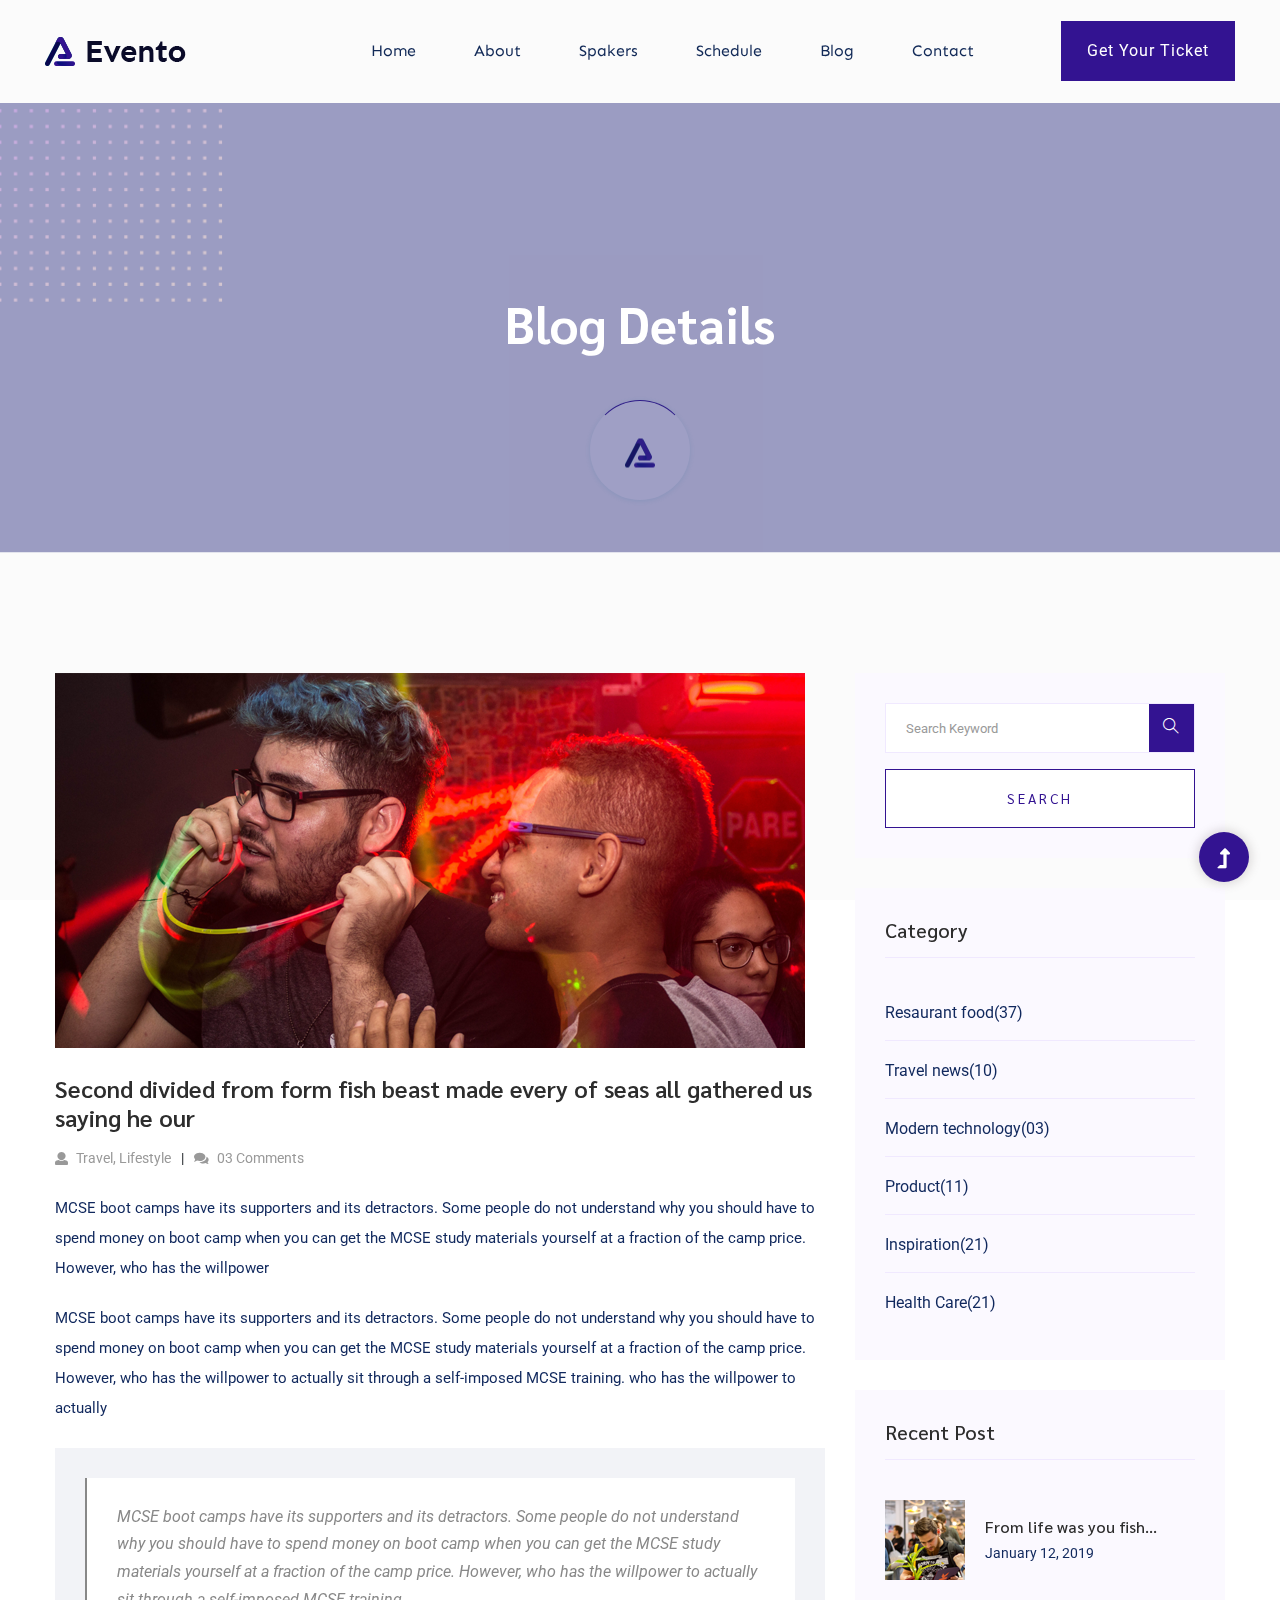
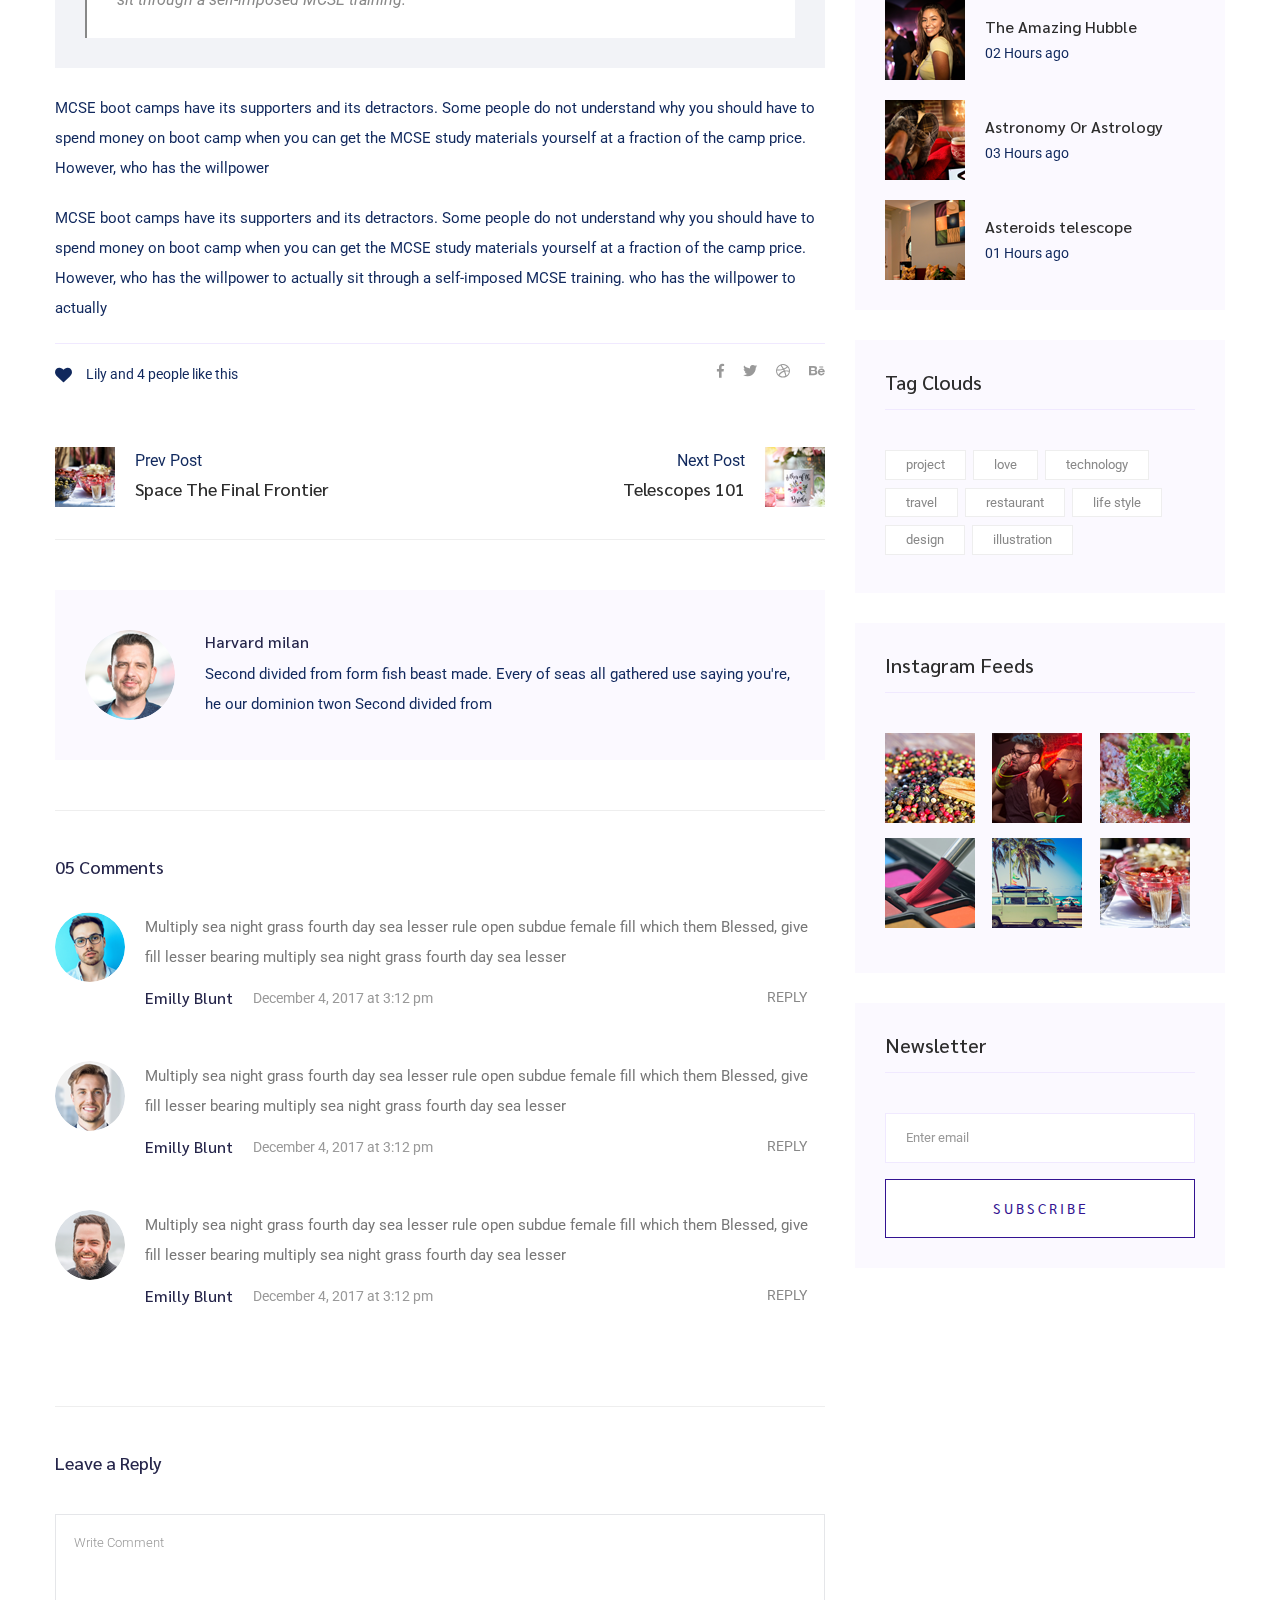
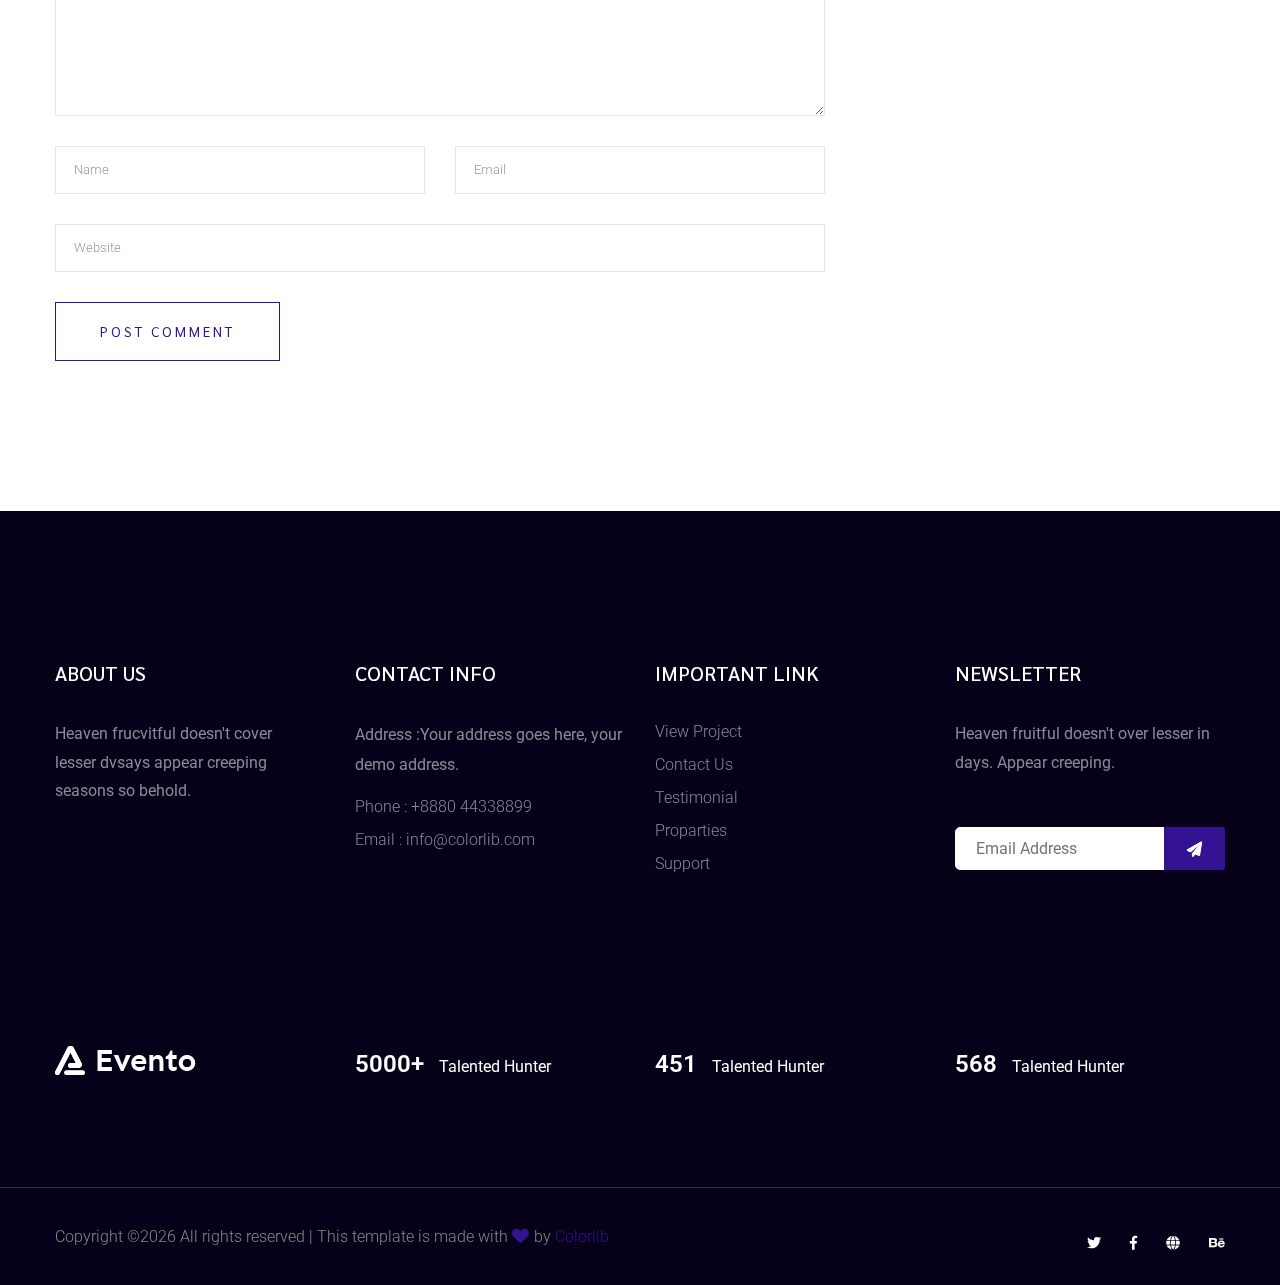
<file: temp/blog_details.html>
<!doctype html>
<html class="no-js" lang="zxx">
<head>
   <meta charset="utf-8">
   <meta http-equiv="x-ua-compatible" content="ie=edge">
   <title> Event HTML-5 Template </title>
   <meta name="description" content="">
   <meta name="viewport" content="width=device-width, initial-scale=1">
   <link rel="shortcut icon" type="image/x-icon" href="assets/img/favicon.ico">

  <!-- CSS here -->
   <link rel="stylesheet" href="assets/css/bootstrap.min.css">
   <link rel="stylesheet" href="assets/css/owl.carousel.min.css">
   <link rel="stylesheet" href="assets/css/slicknav.css">
   <link rel="stylesheet" href="assets/css/animate.min.css">
   <link rel="stylesheet" href="assets/css/magnific-popup.css">
   <link rel="stylesheet" href="assets/css/fontawesome-all.min.css">
   <link rel="stylesheet" href="assets/css/themify-icons.css">
   <link rel="stylesheet" href="assets/css/slick.css">
   <link rel="stylesheet" href="assets/css/nice-select.css">
   <link rel="stylesheet" href="assets/css/style.css">
</head>

<body>
   <!--? Preloader Start -->
   <div id="preloader-active">
      <div class="preloader d-flex align-items-center justify-content-center">
          <div class="preloader-inner position-relative">
              <div class="preloader-circle"></div>
              <div class="preloader-img pere-text">
                  <img src="assets/img/logo/loder.png" alt="">
              </div>
          </div>
      </div>
   </div>
   <!-- Preloader Start -->
   <header>
      <!--? Header Start -->
      <div class="header-area">
            <div class="main-header header-sticky">
               <div class="container-fluid">
                  <div class="row align-items-center">
                        <!-- Logo -->
                        <div class="col-xl-2 col-lg-2 col-md-1">
                           <div class="logo">
                              <a href="index.html"><img src="assets/img/logo/logo.png" alt=""></a>
                           </div>
                        </div>
                        <div class="col-xl-10 col-lg-10 col-md-10">
                           <div class="menu-main d-flex align-items-center justify-content-end">
                              <!-- Main-menu -->
                              <div class="main-menu f-right d-none d-lg-block">
                                    <nav>
                                       <ul id="navigation">
                                          <li><a href="index.html">Home</a></li>
                                          <li><a href="about.html">About</a></li>
                                          <li><a href="spakers.html">Spakers</a></li>
                                          <li><a href="schedule.html">Schedule</a></li>
                                          <li><a href="blog.html">Blog</a>
                                                <ul class="submenu">
                                                   <li><a href="blog.html">Blog</a></li>
                                                   <li><a href="blog_details.html">Blog Details</a></li>
                                                   <li><a href="elements.html">Element</a></li>
                                                </ul>
                                          </li>
                                          <li><a href="contact.html">Contact</a></li>
                                       </ul>
                                    </nav>
                              </div>
                              <div class="header-right-btn f-right d-none d-lg-block ml-30">
                                    <a href="#" class="btn header-btn">Get Your Ticket</a>
                              </div>
                           </div>
                        </div>   
                        <!-- Mobile Menu -->
                        <div class="col-12">
                           <div class="mobile_menu d-block d-lg-none"></div>
                        </div>
                  </div>
               </div>
            </div>
      </div>
      <!-- Header End -->
   </header>
   <main>
      <!--? Hero Start -->
      <div class="slider-area2">
         <div class="slider-height2 d-flex align-items-center">
               <div class="container">
                  <div class="row">
                     <div class="col-xl-12">
                           <div class="hero-cap hero-cap2 text-center">
                              <h2>Blog Details</h2>
                           </div>
                     </div>
                  </div>
               </div>
         </div>
      </div>
      <!-- Hero End -->
      <!--================Blog Area =================-->
      <section class="blog_area single-post-area section-padding">
         <div class="container">
            <div class="row">
               <div class="col-lg-8 posts-list">
                  <div class="single-post">
                     <div class="feature-img">
                        <img class="img-fluid" src="assets/img/blog/single_blog_1.png" alt="">
                     </div>
                     <div class="blog_details">
                        <h2 style="color: #2d2d2d;">Second divided from form fish beast made every of seas
                           all gathered us saying he our
                        </h2>
                        <ul class="blog-info-link mt-3 mb-4">
                           <li><a href="#"><i class="fa fa-user"></i> Travel, Lifestyle</a></li>
                           <li><a href="#"><i class="fa fa-comments"></i> 03 Comments</a></li>
                        </ul>
                        <p class="excert">
                           MCSE boot camps have its supporters and its detractors. Some people do not understand why you
                           should have to spend money on boot camp when you can get the MCSE study materials yourself at a
                           fraction of the camp price. However, who has the willpower
                        </p>
                        <p>
                           MCSE boot camps have its supporters and its detractors. Some people do not understand why you
                           should have to spend money on boot camp when you can get the MCSE study materials yourself at a
                           fraction of the camp price. However, who has the willpower to actually sit through a
                           self-imposed MCSE training. who has the willpower to actually
                        </p>
                        <div class="quote-wrapper">
                           <div class="quotes">
                              MCSE boot camps have its supporters and its detractors. Some people do not understand why you
                              should have to spend money on boot camp when you can get the MCSE study materials yourself at
                              a fraction of the camp price. However, who has the willpower to actually sit through a
                              self-imposed MCSE training.
                           </div>
                        </div>
                        <p>
                           MCSE boot camps have its supporters and its detractors. Some people do not understand why you
                           should have to spend money on boot camp when you can get the MCSE study materials yourself at a
                           fraction of the camp price. However, who has the willpower
                        </p>
                        <p>
                           MCSE boot camps have its supporters and its detractors. Some people do not understand why you
                           should have to spend money on boot camp when you can get the MCSE study materials yourself at a
                           fraction of the camp price. However, who has the willpower to actually sit through a
                           self-imposed MCSE training. who has the willpower to actually
                        </p>
                     </div>
                  </div>
                  <div class="navigation-top">
                     <div class="d-sm-flex justify-content-between text-center">
                        <p class="like-info"><span class="align-middle"><i class="fa fa-heart"></i></span> Lily and 4
                           people like this</p>
                        <div class="col-sm-4 text-center my-2 my-sm-0">
                           <!-- <p class="comment-count"><span class="align-middle"><i class="fa fa-comment"></i></span> 06 Comments</p> -->
                        </div>
                        <ul class="social-icons">
                           <li><a href="https://www.facebook.com/sai4ull"><i class="fab fa-facebook-f"></i></a></li>
                           <li><a href="#"><i class="fab fa-twitter"></i></a></li>
                           <li><a href="#"><i class="fab fa-dribbble"></i></a></li>
                           <li><a href="#"><i class="fab fa-behance"></i></a></li>
                        </ul>
                     </div>
                     <div class="navigation-area">
                        <div class="row">
                           <div
                              class="col-lg-6 col-md-6 col-12 nav-left flex-row d-flex justify-content-start align-items-center">
                              <div class="thumb">
                                 <a href="#">
                                    <img class="img-fluid" src="assets/img/post/preview.png" alt="">
                                 </a>
                              </div>
                              <div class="arrow">
                                 <a href="#">
                                    <span class="lnr text-white ti-arrow-left"></span>
                                 </a>
                              </div>
                              <div class="detials">
                                 <p>Prev Post</p>
                                 <a href="#">
                                    <h4 style="color: #2d2d2d;">Space The Final Frontier</h4>
                                 </a>
                              </div>
                           </div>
                           <div
                              class="col-lg-6 col-md-6 col-12 nav-right flex-row d-flex justify-content-end align-items-center">
                              <div class="detials">
                                 <p>Next Post</p>
                                 <a href="#">
                                    <h4 style="color: #2d2d2d;">Telescopes 101</h4>
                                 </a>
                              </div>
                              <div class="arrow">
                                 <a href="#">
                                    <span class="lnr text-white ti-arrow-right"></span>
                                 </a>
                              </div>
                              <div class="thumb">
                                 <a href="#">
                                    <img class="img-fluid" src="assets/img/post/next.png" alt="">
                                 </a>
                              </div>
                           </div>
                        </div>
                     </div>
                  </div>
                  <div class="blog-author">
                     <div class="media align-items-center">
                        <img src="assets/img/blog/author.png" alt="">
                        <div class="media-body">
                           <a href="#">
                              <h4>Harvard milan</h4>
                           </a>
                           <p>Second divided from form fish beast made. Every of seas all gathered use saying you're, he
                              our dominion twon Second divided from</p>
                        </div>
                     </div>
                  </div>
                  <div class="comments-area">
                     <h4>05 Comments</h4>
                     <div class="comment-list">
                        <div class="single-comment justify-content-between d-flex">
                           <div class="user justify-content-between d-flex">
                              <div class="thumb">
                                 <img src="assets/img/comment/comment_1.png" alt="">
                              </div>
                              <div class="desc">
                                 <p class="comment">
                                    Multiply sea night grass fourth day sea lesser rule open subdue female fill which them
                                    Blessed, give fill lesser bearing multiply sea night grass fourth day sea lesser
                                 </p>
                                 <div class="d-flex justify-content-between">
                                    <div class="d-flex align-items-center">
                                       <h5>
                                          <a href="#">Emilly Blunt</a>
                                       </h5>
                                       <p class="date">December 4, 2017 at 3:12 pm </p>
                                    </div>
                                    <div class="reply-btn">
                                       <a href="#" class="btn-reply text-uppercase">reply</a>
                                    </div>
                                 </div>
                              </div>
                           </div>
                        </div>
                     </div>
                     <div class="comment-list">
                        <div class="single-comment justify-content-between d-flex">
                           <div class="user justify-content-between d-flex">
                              <div class="thumb">
                                 <img src="assets/img/comment/comment_2.png" alt="">
                              </div>
                              <div class="desc">
                                 <p class="comment">
                                    Multiply sea night grass fourth day sea lesser rule open subdue female fill which them
                                    Blessed, give fill lesser bearing multiply sea night grass fourth day sea lesser
                                 </p>
                                 <div class="d-flex justify-content-between">
                                    <div class="d-flex align-items-center">
                                       <h5>
                                          <a href="#">Emilly Blunt</a>
                                       </h5>
                                       <p class="date">December 4, 2017 at 3:12 pm </p>
                                    </div>
                                    <div class="reply-btn">
                                       <a href="#" class="btn-reply text-uppercase">reply</a>
                                    </div>
                                 </div>
                              </div>
                           </div>
                        </div>
                     </div>
                     <div class="comment-list">
                        <div class="single-comment justify-content-between d-flex">
                           <div class="user justify-content-between d-flex">
                              <div class="thumb">
                                 <img src="assets/img/comment/comment_3.png" alt="">
                              </div>
                              <div class="desc">
                                 <p class="comment">
                                    Multiply sea night grass fourth day sea lesser rule open subdue female fill which them
                                    Blessed, give fill lesser bearing multiply sea night grass fourth day sea lesser
                                 </p>
                                 <div class="d-flex justify-content-between">
                                    <div class="d-flex align-items-center">
                                       <h5>
                                          <a href="#">Emilly Blunt</a>
                                       </h5>
                                       <p class="date">December 4, 2017 at 3:12 pm </p>
                                    </div>
                                    <div class="reply-btn">
                                       <a href="#" class="btn-reply text-uppercase">reply</a>
                                    </div>
                                 </div>
                              </div>
                           </div>
                        </div>
                     </div>
                  </div>
                  <div class="comment-form">
                     <h4>Leave a Reply</h4>
                     <form class="form-contact comment_form" action="#" id="commentForm">
                        <div class="row">
                           <div class="col-12">
                              <div class="form-group">
                                 <textarea class="form-control w-100" name="comment" id="comment" cols="30" rows="9"
                                    placeholder="Write Comment"></textarea>
                              </div>
                           </div>
                           <div class="col-sm-6">
                              <div class="form-group">
                                 <input class="form-control" name="name" id="name" type="text" placeholder="Name">
                              </div>
                           </div>
                           <div class="col-sm-6">
                              <div class="form-group">
                                 <input class="form-control" name="email" id="email" type="email" placeholder="Email">
                              </div>
                           </div>
                           <div class="col-12">
                              <div class="form-group">
                                 <input class="form-control" name="website" id="website" type="text" placeholder="Website">
                              </div>
                           </div>
                        </div>
                        <div class="form-group">
                           <button type="submit" class="button button-contactForm btn_1 boxed-btn">Post Comment</button>
                        </div>
                     </form>
                  </div>
               </div>
               <div class="col-lg-4">
                  <div class="blog_right_sidebar">
                     <aside class="single_sidebar_widget search_widget">
                        <form action="#">
                           <div class="form-group">
                              <div class="input-group mb-3">
                                 <input type="text" class="form-control" placeholder='Search Keyword'
                                    onfocus="this.placeholder = ''" onblur="this.placeholder = 'Search Keyword'">
                                 <div class="input-group-append">
                                    <button class="btns" type="button"><i class="ti-search"></i></button>
                                 </div>
                              </div>
                           </div>
                           <button class="button rounded-0 primary-bg text-white w-100 btn_1 boxed-btn"
                              type="submit">Search</button>
                        </form>
                     </aside>
                     <aside class="single_sidebar_widget post_category_widget">
                        <h4 class="widget_title" style="color: #2d2d2d;">Category</h4>
                        <ul class="list cat-list">
                           <li>
                              <a href="#" class="d-flex">
                                 <p>Resaurant food</p>
                                 <p>(37)</p>
                              </a>
                           </li>
                           <li>
                              <a href="#" class="d-flex">
                                 <p>Travel news</p>
                                 <p>(10)</p>
                              </a>
                           </li>
                           <li>
                              <a href="#" class="d-flex">
                                 <p>Modern technology</p>
                                 <p>(03)</p>
                              </a>
                           </li>
                           <li>
                              <a href="#" class="d-flex">
                                 <p>Product</p>
                                 <p>(11)</p>
                              </a>
                           </li>
                           <li>
                              <a href="#" class="d-flex">
                                 <p>Inspiration</p>
                                 <p>(21)</p>
                              </a>
                           </li>
                           <li>
                              <a href="#" class="d-flex">
                                 <p>Health Care</p>
                                 <p>(21)</p>
                              </a>
                           </li>
                        </ul>
                     </aside>
                     <aside class="single_sidebar_widget popular_post_widget">
                        <h3 class="widget_title" style="color: #2d2d2d;">Recent Post</h3>
                        <div class="media post_item">
                           <img src="assets/img/post/post_1.png" alt="post">
                           <div class="media-body">
                              <a href="blog_details.html">
                                 <h3 style="color: #2d2d2d;">From life was you fish...</h3>
                              </a>
                              <p>January 12, 2019</p>
                           </div>
                        </div>
                        <div class="media post_item">
                           <img src="assets/img/post/post_2.png" alt="post">
                           <div class="media-body">
                              <a href="blog_details.html">
                                 <h3 style="color: #2d2d2d;">The Amazing Hubble</h3>
                              </a>
                              <p>02 Hours ago</p>
                           </div>
                        </div>
                        <div class="media post_item">
                           <img src="assets/img/post/post_3.png" alt="post">
                           <div class="media-body">
                              <a href="blog_details.html">
                                 <h3 style="color: #2d2d2d;">Astronomy Or Astrology</h3>
                              </a>
                              <p>03 Hours ago</p>
                           </div>
                        </div>
                        <div class="media post_item">
                           <img src="assets/img/post/post_4.png" alt="post">
                           <div class="media-body">
                              <a href="blog_details.html">
                                 <h3 style="color: #2d2d2d;">Asteroids telescope</h3>
                              </a>
                              <p>01 Hours ago</p>
                           </div>
                        </div>
                     </aside>
                     <aside class="single_sidebar_widget tag_cloud_widget">
                        <h4 class="widget_title" style="color: #2d2d2d;">Tag Clouds</h4>
                        <ul class="list">
                           <li>
                              <a href="#">project</a>
                           </li>
                           <li>
                              <a href="#">love</a>
                           </li>
                           <li>
                              <a href="#">technology</a>
                           </li>
                           <li>
                              <a href="#">travel</a>
                           </li>
                           <li>
                              <a href="#">restaurant</a>
                           </li>
                           <li>
                              <a href="#">life style</a>
                           </li>
                           <li>
                              <a href="#">design</a>
                           </li>
                           <li>
                              <a href="#">illustration</a>
                           </li>
                        </ul>
                     </aside>
                     <aside class="single_sidebar_widget instagram_feeds">
                        <h4 class="widget_title" style="color: #2d2d2d;">Instagram Feeds</h4>
                        <ul class="instagram_row flex-wrap">
                           <li>
                              <a href="#">
                                 <img class="img-fluid" src="assets/img/post/post_5.png" alt="">
                              </a>
                           </li>
                           <li>
                              <a href="#">
                                 <img class="img-fluid" src="assets/img/post/post_6.png" alt="">
                              </a>
                           </li>
                           <li>
                              <a href="#">
                                 <img class="img-fluid" src="assets/img/post/post_7.png" alt="">
                              </a>
                           </li>
                           <li>
                              <a href="#">
                                 <img class="img-fluid" src="assets/img/post/post_8.png" alt="">
                              </a>
                           </li>
                           <li>
                              <a href="#">
                                 <img class="img-fluid" src="assets/img/post/post_9.png" alt="">
                              </a>
                           </li>
                           <li>
                              <a href="#">
                                 <img class="img-fluid" src="assets/img/post/post_10.png" alt="">
                              </a>
                           </li>
                        </ul>
                     </aside>
                     <aside class="single_sidebar_widget newsletter_widget">
                        <h4 class="widget_title" style="color: #2d2d2d;">Newsletter</h4>
                        <form action="#">
                           <div class="form-group">
                              <input type="email" class="form-control" onfocus="this.placeholder = ''"
                                 onblur="this.placeholder = 'Enter email'" placeholder='Enter email' required>
                           </div>
                           <button class="button rounded-0 primary-bg text-white w-100 btn_1 boxed-btn"
                              type="submit">Subscribe</button>
                        </form>
                     </aside>
                  </div>
               </div>
            </div>
         </div>
      </section>
      <!--================ Blog Area end =================-->
   </main>
   <footer>
      <!-- Footer Start-->
      <div class="footer-area footer-padding">
          <div class="container">
              <div class="row d-flex justify-content-between">
                  <div class="col-xl-3 col-lg-3 col-md-4 col-sm-6">
                     <div class="single-footer-caption mb-50">
                       <div class="single-footer-caption mb-30">
                           <div class="footer-tittle">
                               <h4>About Us</h4>
                               <div class="footer-pera">
                                   <p>Heaven frucvitful doesn't cover lesser dvsays appear creeping seasons so behold.</p>
                              </div>
                           </div>
                       </div>
                     </div>
                  </div>
                  <div class="col-xl-3 col-lg-3 col-md-4 col-sm-5">
                      <div class="single-footer-caption mb-50">
                          <div class="footer-tittle">
                              <h4>Contact Info</h4>
                              <ul>
                                  <li>
                                      <p>Address :Your address goes here, your demo address.</p>
                                  </li>
                                  <li><a href="#">Phone : +8880 44338899</a></li>
                                  <li><a href="#">Email : info@colorlib.com</a></li>
                              </ul>
                          </div>
                      </div>
                  </div>
                  <div class="col-xl-3 col-lg-3 col-md-4 col-sm-5">
                      <div class="single-footer-caption mb-50">
                          <div class="footer-tittle">
                              <h4>Important Link</h4>
                              <ul>
                                  <li><a href="#"> View Project</a></li>
                                  <li><a href="#">Contact Us</a></li>
                                  <li><a href="#">Testimonial</a></li>
                                  <li><a href="#">Proparties</a></li>
                                  <li><a href="#">Support</a></li>
                              </ul>
                          </div>
                      </div>
                  </div>
                  <div class="col-xl-3 col-lg-3 col-md-6 col-sm-5">
                      <div class="single-footer-caption mb-50">
                          <div class="footer-tittle">
                              <h4>Newsletter</h4>
                              <div class="footer-pera footer-pera2">
                               <p>Heaven fruitful doesn't over lesser in days. Appear creeping.</p>
                           </div>
                           <!-- Form -->
                           <div class="footer-form" >
                               <div id="mc_embed_signup">
                                   <form target="_blank" action="https://spondonit.us12.list-manage.com/subscribe/post?u=1462626880ade1ac87bd9c93a&amp;id=92a4423d01"
                                   method="get" class="subscribe_form relative mail_part">
                                       <input type="email" name="email" id="newsletter-form-email" placeholder="Email Address"
                                       class="placeholder hide-on-focus" onfocus="this.placeholder = ''"
                                       onblur="this.placeholder = ' Email Address '">
                                       <div class="form-icon">
                                           <button type="submit" name="submit" id="newsletter-submit"
                                           class="email_icon newsletter-submit button-contactForm"><img src="assets/img/gallery/form.png" alt=""></button>
                                       </div>
                                       <div class="mt-10 info"></div>
                                   </form>
                               </div>
                           </div>
                          </div>
                      </div>
                  </div>
              </div>
             <!--  -->
             <div class="row footer-wejed justify-content-between">
                  <div class="col-xl-3 col-lg-3 col-md-4 col-sm-6">
                      <!-- logo -->
                      <div class="footer-logo mb-20">
                      <a href="index.html"><img src="assets/img/logo/logo2_footer.png" alt=""></a>
                      </div>
                  </div>
                  <div class="col-xl-3 col-lg-3 col-md-4 col-sm-5">
                  <div class="footer-tittle-bottom">
                      <span>5000+</span>
                      <p>Talented Hunter</p>
                  </div>
                  </div>
                  <div class="col-xl-3 col-lg-3 col-md-4 col-sm-5">
                      <div class="footer-tittle-bottom">
                          <span>451</span>
                          <p>Talented Hunter</p>
                      </div>
                  </div>
                  <div class="col-xl-3 col-lg-3 col-md-4 col-sm-5">
                      <!-- Footer Bottom Tittle -->
                      <div class="footer-tittle-bottom">
                          <span>568</span>
                          <p>Talented Hunter</p>
                      </div>
                  </div>
             </div>
          </div>
      </div>
      <!-- footer-bottom area -->
      <div class="footer-bottom-area footer-bg">
          <div class="container">
              <div class="footer-border">
                   <div class="row d-flex justify-content-between align-items-center">
                       <div class="col-xl-10 col-lg-8 ">
                           <div class="footer-copy-right">
                               <p><!-- Link back to Colorlib can't be removed. Template is licensed under CC BY 3.0. -->
  Copyright &copy;<script>document.write(new Date().getFullYear());</script> All rights reserved | This template is made with <i class="fa fa-heart" aria-hidden="true"></i> by <a href="https://colorlib.com" target="_blank">Colorlib</a>
  <!-- Link back to Colorlib can't be removed. Template is licensed under CC BY 3.0. --></p>
                           </div>
                       </div>
                       <div class="col-xl-2 col-lg-4">
                           <div class="footer-social f-right">
                              <a href="#"><i class="fab fa-twitter"></i></a>
                              <a href="https://www.facebook.com/sai4ull"><i class="fab fa-facebook-f"></i></a>
                              <a href="#"><i class="fas fa-globe"></i></a>
                              <a href="#"><i class="fab fa-behance"></i></a>
                           </div>
                       </div>
                   </div>
              </div>
          </div>
      </div>
      <!-- Footer End-->
   </footer>
   <!-- Scroll Up -->
   <div id="back-top" >
         <a title="Go to Top" href="#"> <i class="fas fa-level-up-alt"></i></a>
   </div>

   <!-- JS here -->

   <script src="./assets/js/vendor/modernizr-3.5.0.min.js"></script>
   <!-- Jquery, Popper, Bootstrap -->
   <script src="./assets/js/vendor/jquery-1.12.4.min.js"></script>
   <script src="./assets/js/popper.min.js"></script>
   <script src="./assets/js/bootstrap.min.js"></script>
   <!-- Jquery Mobile Menu -->
   <script src="./assets/js/jquery.slicknav.min.js"></script>

   <!-- Jquery Slick , Owl-Carousel Plugins -->
   <script src="./assets/js/owl.carousel.min.js"></script>
   <script src="./assets/js/slick.min.js"></script>

   <!-- One Page, Animated-HeadLin -->
   <script src="./assets/js/wow.min.js"></script>
   <script src="./assets/js/animated.headline.js"></script>
   <script src="./assets/js/jquery.magnific-popup.js"></script>

   <!-- Nice-select, sticky -->
   <script src="./assets/js/jquery.nice-select.min.js"></script>
   <script src="./assets/js/jquery.sticky.js"></script>
      
   <!-- contact js -->
   <script src="./assets/js/contact.js"></script>
   <script src="./assets/js/jquery.form.js"></script>
   <script src="./assets/js/jquery.validate.min.js"></script>
   <script src="./assets/js/mail-script.js"></script>
   <script src="./assets/js/jquery.ajaxchimp.min.js"></script>
      
   <!-- Jquery Plugins, main Jquery -->	
   <script src="./assets/js/plugins.js"></script>
   <script src="./assets/js/main.js"></script>

   </body>
</html>
</file>
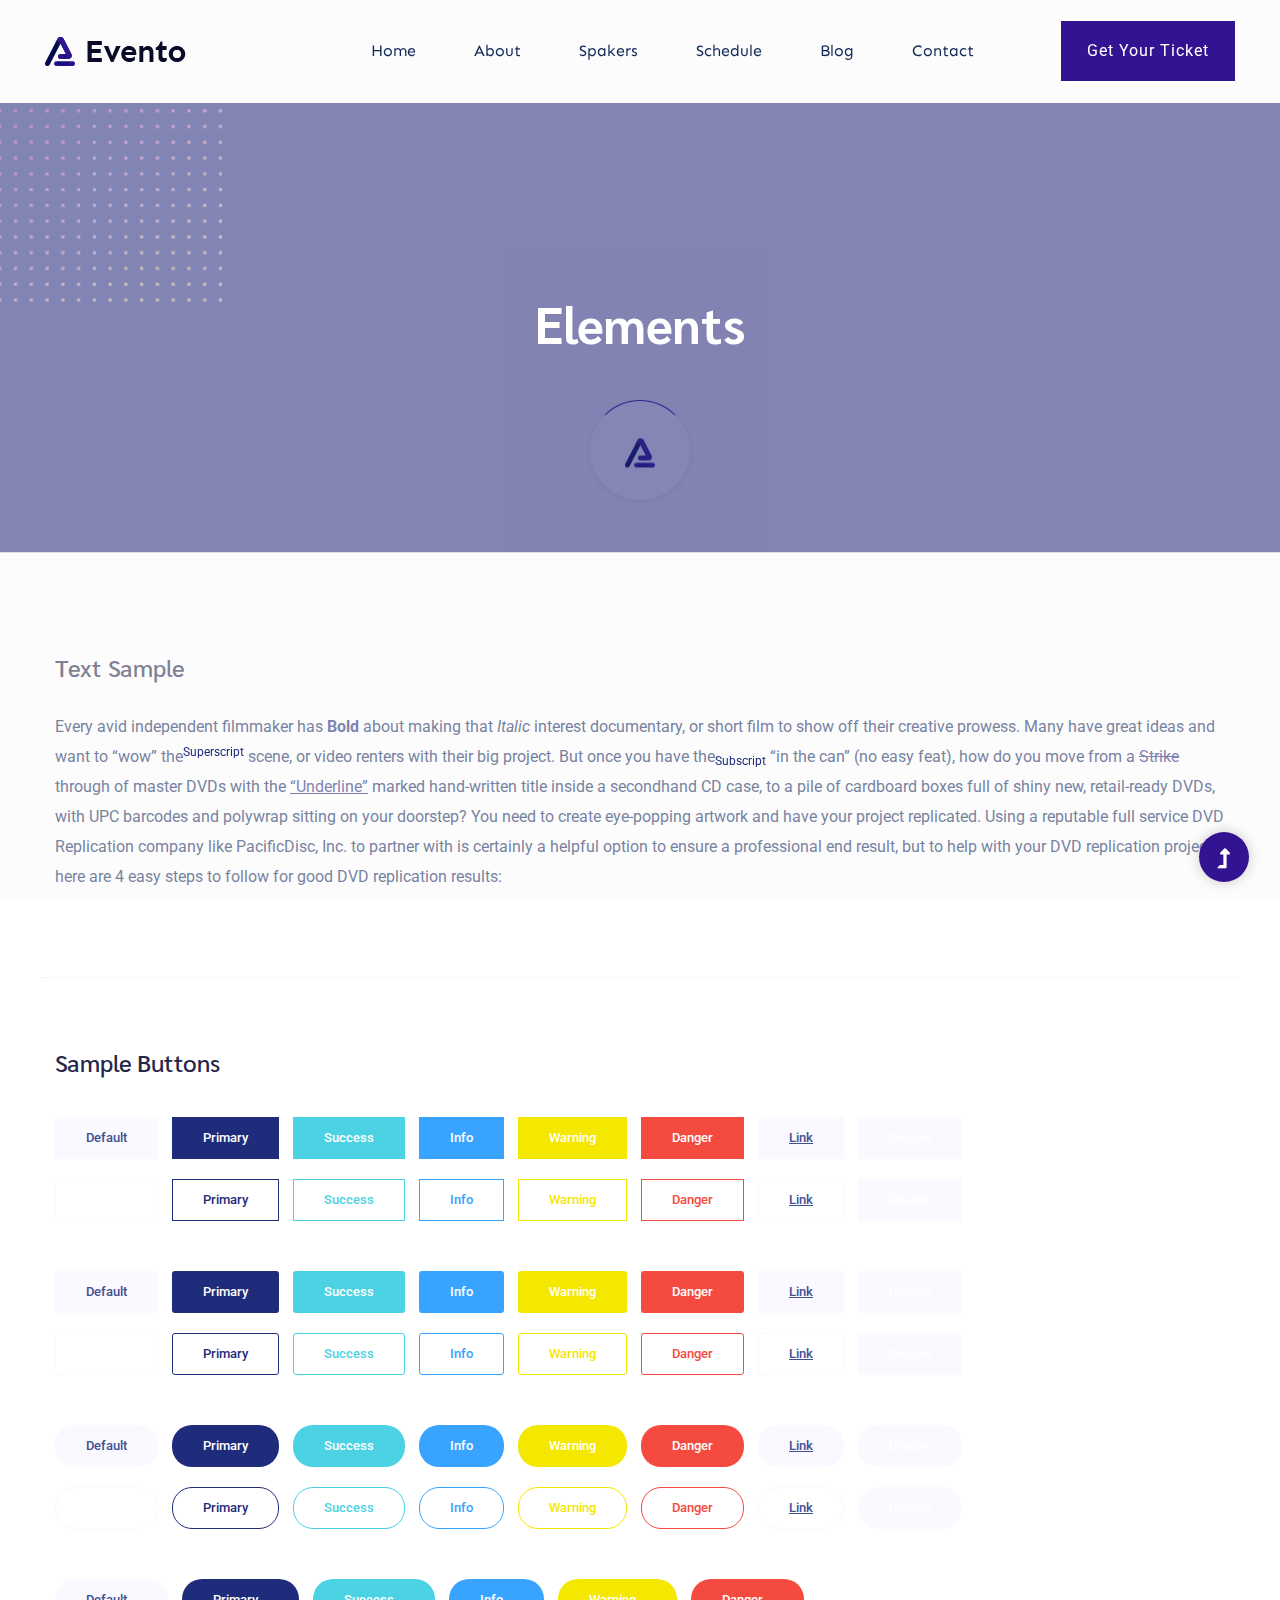
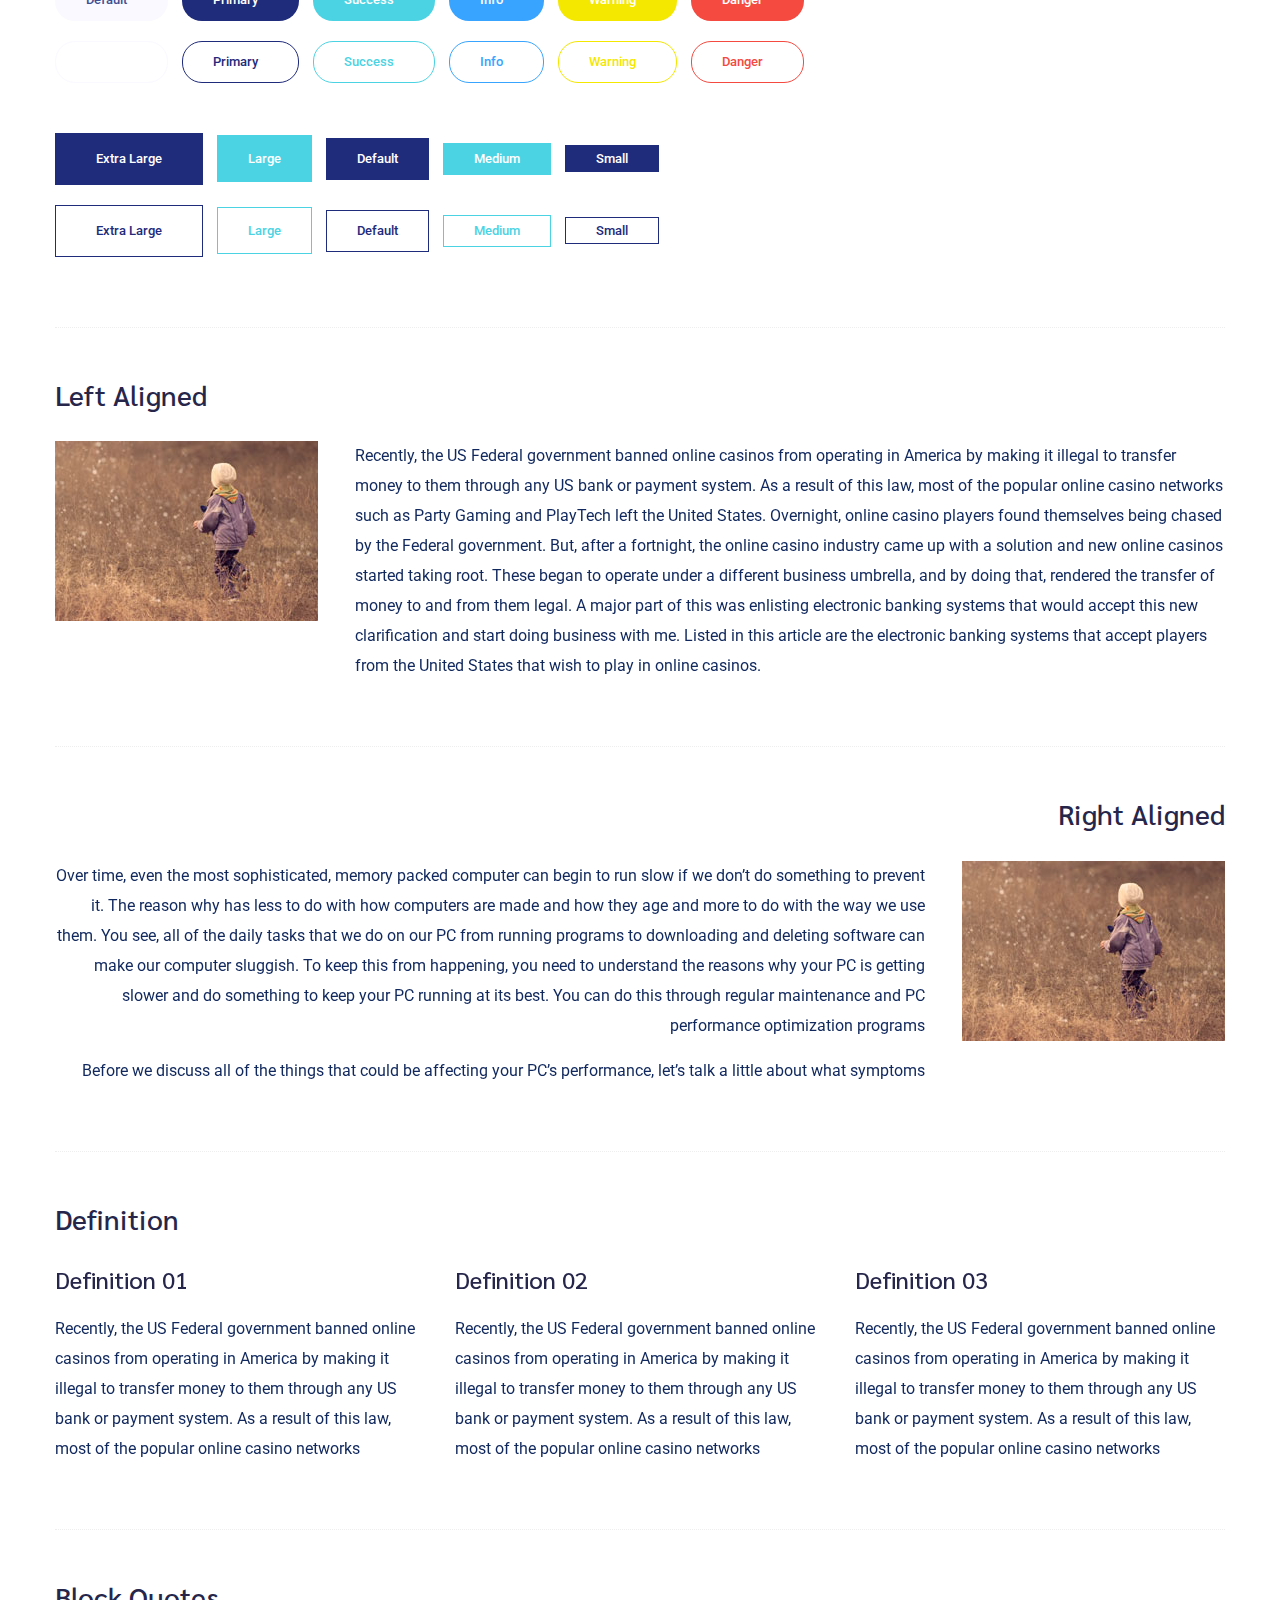
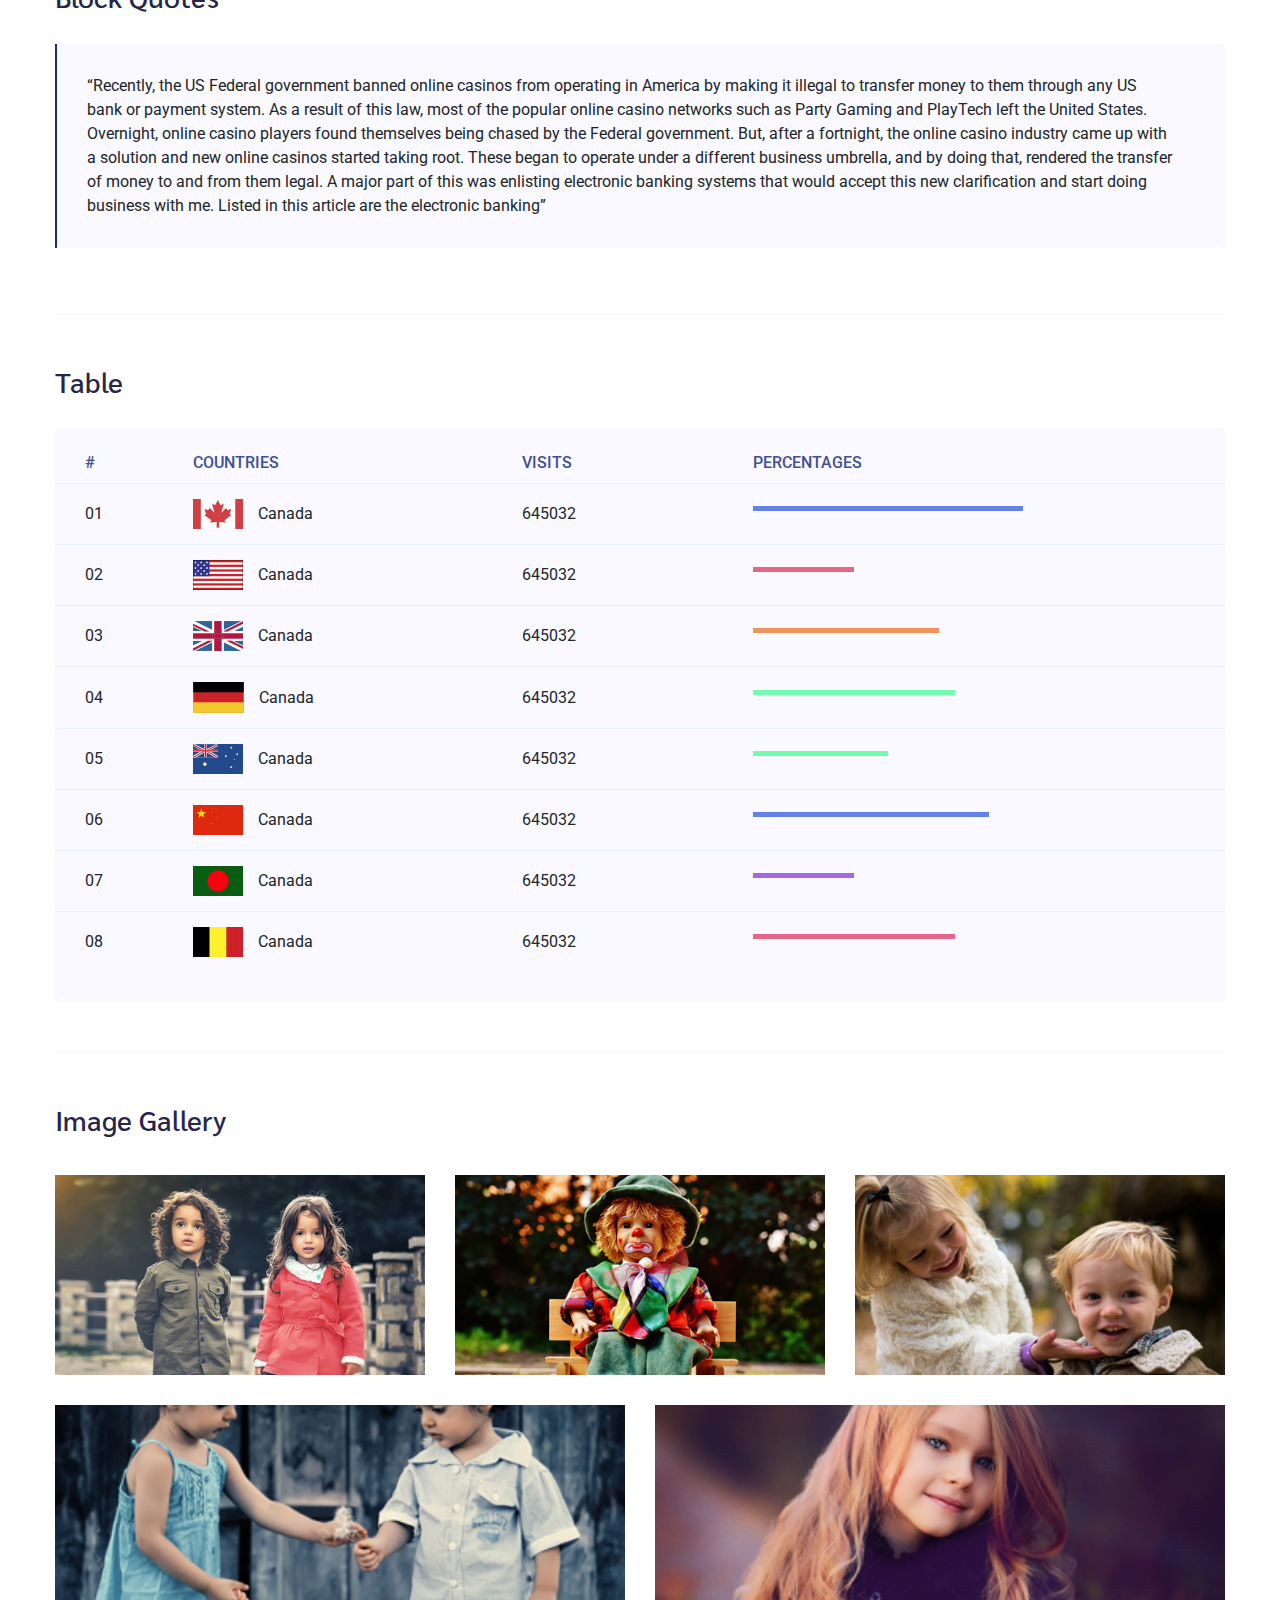
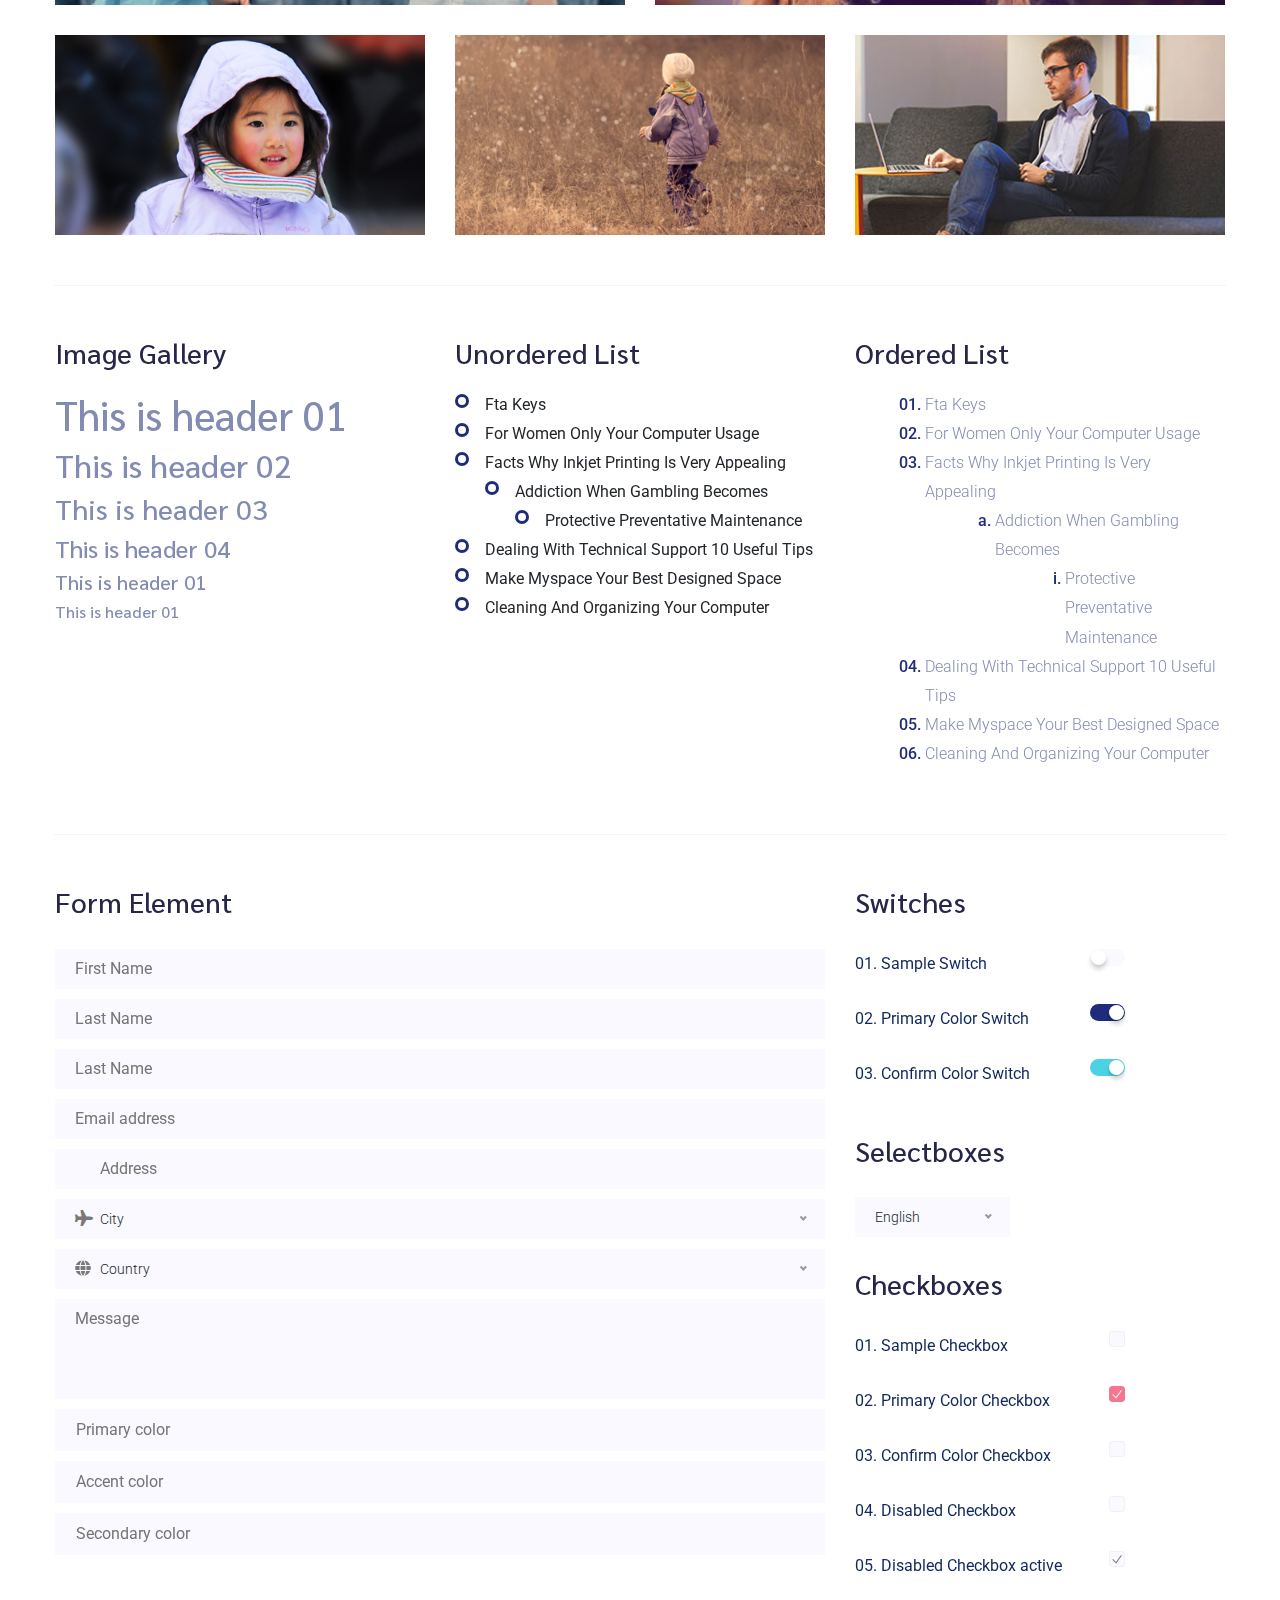
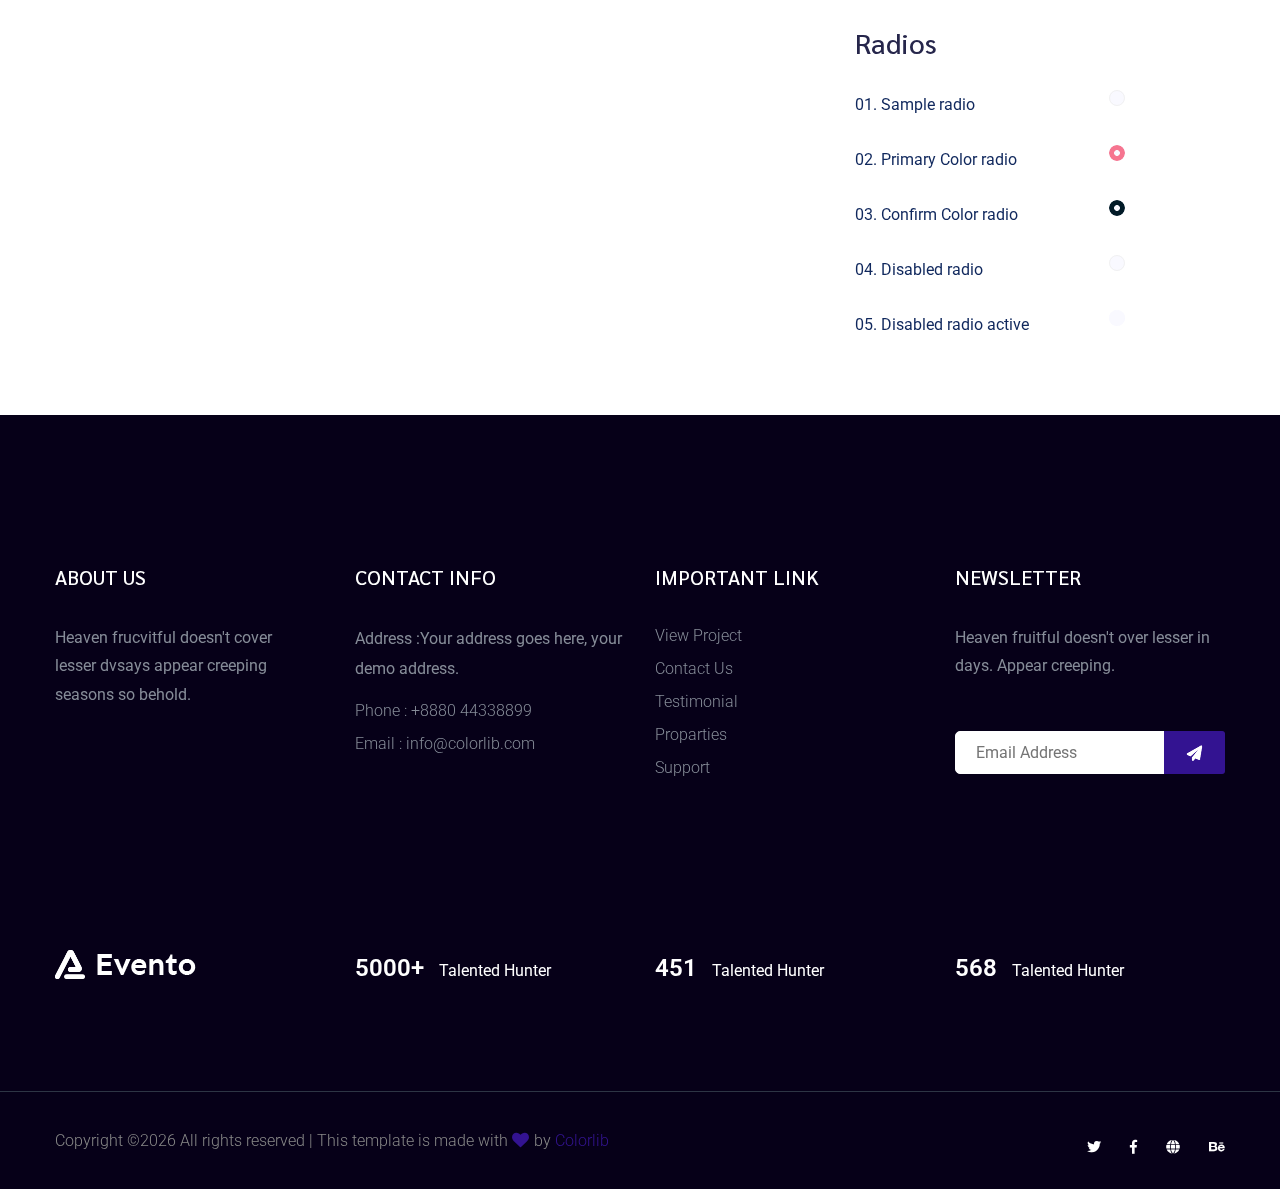
<file: temp/elements.html>
<!doctype html>
<html class="no-js" lang="zxx">
<head>
	<meta charset="utf-8">
	<meta http-equiv="x-ua-compatible" content="ie=edge">
    <title> Event HTML-5 Template </title>
	<meta name="description" content="">
	<meta name="viewport" content="width=device-width, initial-scale=1">
	<link rel="shortcut icon" type="image/x-icon" href="assets/img/favicon.ico">

 	<!-- CSS here -->
	<link rel="stylesheet" href="assets/css/bootstrap.min.css">
	<link rel="stylesheet" href="assets/css/owl.carousel.min.css">
	<link rel="stylesheet" href="assets/css/slicknav.css">
	<link rel="stylesheet" href="assets/css/animate.min.css">
	<link rel="stylesheet" href="assets/css/magnific-popup.css">
	<link rel="stylesheet" href="assets/css/fontawesome-all.min.css">
	<link rel="stylesheet" href="assets/css/themify-icons.css">
	<link rel="stylesheet" href="assets/css/slick.css">
	<link rel="stylesheet" href="assets/css/nice-select.css">
	<link rel="stylesheet" href="assets/css/style.css">
</head>
<body>
    <!--? Preloader Start -->
    <div id="preloader-active">
        <div class="preloader d-flex align-items-center justify-content-center">
            <div class="preloader-inner position-relative">
                <div class="preloader-circle"></div>
                <div class="preloader-img pere-text">
                    <img src="assets/img/logo/loder.png" alt="">
                </div>
            </div>
        </div>
    </div>
    <!-- Preloader Start -->
	<header>
		<!--? Header Start -->
		<div class="header-area">
			<div class="main-header header-sticky">
				<div class="container-fluid">
					<div class="row align-items-center">
						<!-- Logo -->
						<div class="col-xl-2 col-lg-2 col-md-1">
							<div class="logo">
								<a href="index.html"><img src="assets/img/logo/logo.png" alt=""></a>
							</div>
						</div>
						<div class="col-xl-10 col-lg-10 col-md-10">
							<div class="menu-main d-flex align-items-center justify-content-end">
								<!-- Main-menu -->
								<div class="main-menu f-right d-none d-lg-block">
									<nav>
										<ul id="navigation">
											<li><a href="index.html">Home</a></li>
											<li><a href="about.html">About</a></li>
											<li><a href="spakers.html">Spakers</a></li>
											<li><a href="schedule.html">Schedule</a></li>
											<li><a href="blog.html">Blog</a>
												<ul class="submenu">
													<li><a href="blog.html">Blog</a></li>
													<li><a href="blog_details.html">Blog Details</a></li>
													<li><a href="elements.html">Element</a></li>
												</ul>
											</li>
											<li><a href="contact.html">Contact</a></li>
										</ul>
									</nav>
								</div>
								<div class="header-right-btn f-right d-none d-lg-block ml-30">
									<a href="#" class="btn header-btn">Get Your Ticket</a>
								</div>
							</div>
						</div>   
						<!-- Mobile Menu -->
						<div class="col-12">
							<div class="mobile_menu d-block d-lg-none"></div>
						</div>
					</div>
				</div>
			</div>
		</div>
		<!-- Header End -->
	</header>
	<main>
        <!--? Hero Start -->
        <div class="slider-area2">
            <div class="slider-height2 d-flex align-items-center">
                <div class="container">
                    <div class="row">
                        <div class="col-xl-12">
                            <div class="hero-cap hero-cap2 text-center">
                                <h2>Elements</h2>
                            </div>
                        </div>
                    </div>
                </div>
            </div>
        </div>
        <!-- Hero End -->
		<!-- Start Sample Area -->
		<section class="sample-text-area">
			<div class="container box_1170">
				<h3 class="text-heading">Text Sample</h3>
				<p class="sample-text">
					Every avid independent filmmaker has <b>Bold</b> about making that <i>Italic</i> interest documentary,
					or short
					film to show off their creative prowess. Many have great ideas and want to “wow”
					the<sup>Superscript</sup> scene,
					or video renters with their big project. But once you have the<sub>Subscript</sub> “in the can” (no easy
					feat), how
					do you move from a <del>Strike</del> through of master DVDs with the <u>“Underline”</u> marked
					hand-written title
					inside a secondhand CD case, to a pile of cardboard boxes full of shiny new, retail-ready DVDs, with UPC
					barcodes
					and polywrap sitting on your doorstep? You need to create eye-popping artwork and have your project
					replicated.
					Using a reputable full service DVD Replication company like PacificDisc, Inc. to partner with is
					certainly a
					helpful option to ensure a professional end result, but to help with your DVD replication project, here
					are 4 easy
					steps to follow for good DVD replication results:
	
				</p>
			</div>
		</section>
		<!-- End Sample Area -->
		<!-- Start Button -->
		<section class="button-area">
			<div class="container box_1170 border-top-generic">
				<h3 class="text-heading">Sample Buttons</h3>
				<div class="button-group-area">
					<a href="#" class="genric-btn default">Default</a>
					<a href="#" class="genric-btn primary">Primary</a>
					<a href="#" class="genric-btn success">Success</a>
					<a href="#" class="genric-btn info">Info</a>
					<a href="#" class="genric-btn warning">Warning</a>
					<a href="#" class="genric-btn danger">Danger</a>
					<a href="#" class="genric-btn link">Link</a>
					<a href="#" class="genric-btn disable">Disable</a>
				</div>
				<div class="button-group-area mt-10">
					<a href="#" class="genric-btn default-border">Default</a>
					<a href="#" class="genric-btn primary-border">Primary</a>
					<a href="#" class="genric-btn success-border">Success</a>
					<a href="#" class="genric-btn info-border">Info</a>
					<a href="#" class="genric-btn warning-border">Warning</a>
					<a href="#" class="genric-btn danger-border">Danger</a>
					<a href="#" class="genric-btn link-border">Link</a>
					<a href="#" class="genric-btn disable">Disable</a>
				</div>
				<div class="button-group-area mt-40">
					<a href="#" class="genric-btn default radius">Default</a>
					<a href="#" class="genric-btn primary radius">Primary</a>
					<a href="#" class="genric-btn success radius">Success</a>
					<a href="#" class="genric-btn info radius">Info</a>
					<a href="#" class="genric-btn warning radius">Warning</a>
					<a href="#" class="genric-btn danger radius">Danger</a>
					<a href="#" class="genric-btn link radius">Link</a>
					<a href="#" class="genric-btn disable radius">Disable</a>
				</div>
				<div class="button-group-area mt-10">
					<a href="#" class="genric-btn default-border radius">Default</a>
					<a href="#" class="genric-btn primary-border radius">Primary</a>
					<a href="#" class="genric-btn success-border radius">Success</a>
					<a href="#" class="genric-btn info-border radius">Info</a>
					<a href="#" class="genric-btn warning-border radius">Warning</a>
					<a href="#" class="genric-btn danger-border radius">Danger</a>
					<a href="#" class="genric-btn link-border radius">Link</a>
					<a href="#" class="genric-btn disable radius">Disable</a>
				</div>
				<div class="button-group-area mt-40">
					<a href="#" class="genric-btn default circle">Default</a>
					<a href="#" class="genric-btn primary circle">Primary</a>
					<a href="#" class="genric-btn success circle">Success</a>
					<a href="#" class="genric-btn info circle">Info</a>
					<a href="#" class="genric-btn warning circle">Warning</a>
					<a href="#" class="genric-btn danger circle">Danger</a>
					<a href="#" class="genric-btn link circle">Link</a>
					<a href="#" class="genric-btn disable circle">Disable</a>
				</div>
				<div class="button-group-area mt-10">
					<a href="#" class="genric-btn default-border circle">Default</a>
					<a href="#" class="genric-btn primary-border circle">Primary</a>
					<a href="#" class="genric-btn success-border circle">Success</a>
					<a href="#" class="genric-btn info-border circle">Info</a>
					<a href="#" class="genric-btn warning-border circle">Warning</a>
					<a href="#" class="genric-btn danger-border circle">Danger</a>
					<a href="#" class="genric-btn link-border circle">Link</a>
					<a href="#" class="genric-btn disable circle">Disable</a>
				</div>
				<div class="button-group-area mt-40">
					<a href="#" class="genric-btn default circle arrow">Default<span class="lnr lnr-arrow-right"></span></a>
					<a href="#" class="genric-btn primary circle arrow">Primary<span class="lnr lnr-arrow-right"></span></a>
					<a href="#" class="genric-btn success circle arrow">Success<span class="lnr lnr-arrow-right"></span></a>
					<a href="#" class="genric-btn info circle arrow">Info<span class="lnr lnr-arrow-right"></span></a>
					<a href="#" class="genric-btn warning circle arrow">Warning<span class="lnr lnr-arrow-right"></span></a>
					<a href="#" class="genric-btn danger circle arrow">Danger<span class="lnr lnr-arrow-right"></span></a>
				</div>
				<div class="button-group-area mt-10">
					<a href="#" class="genric-btn default-border circle arrow">Default<span
							class="lnr lnr-arrow-right"></span></a>
					<a href="#" class="genric-btn primary-border circle arrow">Primary<span
							class="lnr lnr-arrow-right"></span></a>
					<a href="#" class="genric-btn success-border circle arrow">Success<span
							class="lnr lnr-arrow-right"></span></a>
					<a href="#" class="genric-btn info-border circle arrow">Info<span
							class="lnr lnr-arrow-right"></span></a>
					<a href="#" class="genric-btn warning-border circle arrow">Warning<span
							class="lnr lnr-arrow-right"></span></a>
					<a href="#" class="genric-btn danger-border circle arrow">Danger<span
							class="lnr lnr-arrow-right"></span></a>
				</div>
				<div class="button-group-area mt-40">
					<a href="#" class="genric-btn primary e-large">Extra Large</a>
					<a href="#" class="genric-btn success large">Large</a>
					<a href="#" class="genric-btn primary">Default</a>
					<a href="#" class="genric-btn success medium">Medium</a>
					<a href="#" class="genric-btn primary small">Small</a>
				</div>
				<div class="button-group-area mt-10">
					<a href="#" class="genric-btn primary-border e-large">Extra Large</a>
					<a href="#" class="genric-btn success-border large">Large</a>
					<a href="#" class="genric-btn primary-border">Default</a>
					<a href="#" class="genric-btn success-border medium">Medium</a>
					<a href="#" class="genric-btn primary-border small">Small</a>
				</div>
			</div>
		</section>
		<!-- End Button -->
		<!-- Start Align Area -->
		<div class="whole-wrap">
			<div class="container box_1170">
				<div class="section-top-border">
					<h3 class="mb-30">Left Aligned</h3>
					<div class="row">
						<div class="col-md-3">
							<img src="assets/img/elements/d.jpg" alt="" class="img-fluid">
						</div>
						<div class="col-md-9 mt-sm-20">
							<p>Recently, the US Federal government banned online casinos from operating in America by making
								it illegal to
								transfer money to them through any US bank or payment system. As a result of this law, most
								of the popular
								online casino networks such as Party Gaming and PlayTech left the United States. Overnight,
								online casino
								players found themselves being chased by the Federal government. But, after a fortnight, the
								online casino
								industry came up with a solution and new online casinos started taking root. These began to
								operate under a
								different business umbrella, and by doing that, rendered the transfer of money to and from
								them legal. A major
								part of this was enlisting electronic banking systems that would accept this new
								clarification and start doing
								business with me. Listed in this article are the electronic banking systems that accept
								players from the United
								States that wish to play in online casinos.</p>
						</div>
					</div>
				</div>
				<div class="section-top-border text-right">
					<h3 class="mb-30">Right Aligned</h3>
					<div class="row">
						<div class="col-md-9">
							<p class="text-right">Over time, even the most sophisticated, memory packed computer can begin
								to run slow if we
								don’t do something to prevent it. The reason why has less to do with how computers are made
								and how they age and
								more to do with the way we use them. You see, all of the daily tasks that we do on our PC
								from running programs
								to downloading and deleting software can make our computer sluggish. To keep this from
								happening, you need to
								understand the reasons why your PC is getting slower and do something to keep your PC
								running at its best. You
								can do this through regular maintenance and PC performance optimization programs</p>
							<p class="text-right">Before we discuss all of the things that could be affecting your PC’s
								performance, let’s
								talk a little about what symptoms</p>
						</div>
						<div class="col-md-3">
							<img src="assets/img/elements/d.jpg" alt="" class="img-fluid">
						</div>
					</div>
				</div>
				<div class="section-top-border">
					<h3 class="mb-30">Definition</h3>
					<div class="row">
						<div class="col-md-4">
							<div class="single-defination">
								<h4 class="mb-20">Definition 01</h4>
								<p>Recently, the US Federal government banned online casinos from operating in America by
									making it illegal to
									transfer money to them through any US bank or payment system. As a result of this law,
									most of the popular
									online casino networks</p>
							</div>
						</div>
						<div class="col-md-4">
							<div class="single-defination">
								<h4 class="mb-20">Definition 02</h4>
								<p>Recently, the US Federal government banned online casinos from operating in America by
									making it illegal to
									transfer money to them through any US bank or payment system. As a result of this law,
									most of the popular
									online casino networks</p>
							</div>
						</div>
						<div class="col-md-4">
							<div class="single-defination">
								<h4 class="mb-20">Definition 03</h4>
								<p>Recently, the US Federal government banned online casinos from operating in America by
									making it illegal to
									transfer money to them through any US bank or payment system. As a result of this law,
									most of the popular
									online casino networks</p>
							</div>
						</div>
					</div>
				</div>
				<div class="section-top-border">
					<h3 class="mb-30">Block Quotes</h3>
					<div class="row">
						<div class="col-lg-12">
							<blockquote class="generic-blockquote">
								“Recently, the US Federal government banned online casinos from operating in America by
								making it illegal to
								transfer money to them through any US bank or payment system. As a result of this law, most
								of the popular
								online casino networks such as Party Gaming and PlayTech left the United States. Overnight,
								online casino
								players found themselves being chased by the Federal government. But, after a fortnight, the
								online casino
								industry came up with a solution and new online casinos started taking root. These began to
								operate under a
								different business umbrella, and by doing that, rendered the transfer of money to and from
								them legal. A major
								part of this was enlisting electronic banking systems that would accept this new
								clarification and start doing
								business with me. Listed in this article are the electronic banking”
							</blockquote>
						</div>
					</div>
				</div>
				<div class="section-top-border">
					<h3 class="mb-30">Table</h3>
					<div class="progress-table-wrap">
						<div class="progress-table">
							<div class="table-head">
								<div class="serial">#</div>
								<div class="country">Countries</div>
								<div class="visit">Visits</div>
								<div class="percentage">Percentages</div>
							</div>
							<div class="table-row">
								<div class="serial">01</div>
								<div class="country"> <img src="assets/img/elements/f1.jpg" alt="flag">Canada</div>
								<div class="visit">645032</div>
								<div class="percentage">
									<div class="progress">
										<div class="progress-bar color-1" role="progressbar" style="width: 80%"
											aria-valuenow="80" aria-valuemin="0" aria-valuemax="100"></div>
									</div>
								</div>
							</div>
							<div class="table-row">
								<div class="serial">02</div>
								<div class="country"> <img src="assets/img/elements/f2.jpg" alt="flag">Canada</div>
								<div class="visit">645032</div>
								<div class="percentage">
									<div class="progress">
										<div class="progress-bar color-2" role="progressbar" style="width: 30%"
											aria-valuenow="30" aria-valuemin="0" aria-valuemax="100"></div>
									</div>
								</div>
							</div>
							<div class="table-row">
								<div class="serial">03</div>
								<div class="country"> <img src="assets/img/elements/f3.jpg" alt="flag">Canada</div>
								<div class="visit">645032</div>
								<div class="percentage">
									<div class="progress">
										<div class="progress-bar color-3" role="progressbar" style="width: 55%"
											aria-valuenow="55" aria-valuemin="0" aria-valuemax="100"></div>
									</div>
								</div>
							</div>
							<div class="table-row">
								<div class="serial">04</div>
								<div class="country"> <img src="assets/img/elements/f4.jpg" alt="flag">Canada</div>
								<div class="visit">645032</div>
								<div class="percentage">
									<div class="progress">
										<div class="progress-bar color-4" role="progressbar" style="width: 60%"
											aria-valuenow="60" aria-valuemin="0" aria-valuemax="100"></div>
									</div>
								</div>
							</div>
							<div class="table-row">
								<div class="serial">05</div>
								<div class="country"> <img src="assets/img/elements/f5.jpg" alt="flag">Canada</div>
								<div class="visit">645032</div>
								<div class="percentage">
									<div class="progress">
										<div class="progress-bar color-5" role="progressbar" style="width: 40%"
											aria-valuenow="40" aria-valuemin="0" aria-valuemax="100"></div>
									</div>
								</div>
							</div>
							<div class="table-row">
								<div class="serial">06</div>
								<div class="country"> <img src="assets/img/elements/f6.jpg" alt="flag">Canada</div>
								<div class="visit">645032</div>
								<div class="percentage">
									<div class="progress">
										<div class="progress-bar color-6" role="progressbar" style="width: 70%"
											aria-valuenow="70" aria-valuemin="0" aria-valuemax="100"></div>
									</div>
								</div>
							</div>
							<div class="table-row">
								<div class="serial">07</div>
								<div class="country"> <img src="assets/img/elements/f7.jpg" alt="flag">Canada</div>
								<div class="visit">645032</div>
								<div class="percentage">
									<div class="progress">
										<div class="progress-bar color-7" role="progressbar" style="width: 30%"
											aria-valuenow="30" aria-valuemin="0" aria-valuemax="100"></div>
									</div>
								</div>
							</div>
							<div class="table-row">
								<div class="serial">08</div>
								<div class="country"> <img src="assets/img/elements/f8.jpg" alt="flag">Canada</div>
								<div class="visit">645032</div>
								<div class="percentage">
									<div class="progress">
										<div class="progress-bar color-8" role="progressbar" style="width: 60%"
											aria-valuenow="60" aria-valuemin="0" aria-valuemax="100"></div>
									</div>
								</div>
							</div>
						</div>
					</div>
				</div>
				<div class="section-top-border">
					<h3>Image Gallery</h3>
					<div class="row gallery-item">
						<div class="col-md-4">
							<a href="assets/img/elements/g1.jpg" class="img-pop-up">
								<div class="single-gallery-image" style="background: url(assets/img/elements/g1.jpg);"></div>
							</a>
						</div>
						<div class="col-md-4">
							<a href="assets/img/elements/g2.jpg" class="img-pop-up">
								<div class="single-gallery-image" style="background: url(assets/img/elements/g2.jpg);"></div>
							</a>
						</div>
						<div class="col-md-4">
							<a href="assets/img/elements/g3.jpg" class="img-pop-up">
								<div class="single-gallery-image" style="background: url(assets/img/elements/g3.jpg);"></div>
							</a>
						</div>
						<div class="col-md-6">
							<a href="assets/img/elements/g4.jpg" class="img-pop-up">
								<div class="single-gallery-image" style="background: url(assets/img/elements/g4.jpg);"></div>
							</a>
						</div>
						<div class="col-md-6">
							<a href="assets/img/elements/g5.jpg" class="img-pop-up">
								<div class="single-gallery-image" style="background: url(assets/img/elements/g5.jpg);"></div>
							</a>
						</div>
						<div class="col-md-4">
							<a href="assets/img/elements/g6.jpg" class="img-pop-up">
								<div class="single-gallery-image" style="background: url(assets/img/elements/g6.jpg);"></div>
							</a>
						</div>
						<div class="col-md-4">
							<a href="assets/img/elements/g7.jpg" class="img-pop-up">
								<div class="single-gallery-image" style="background: url(assets/img/elements/g7.jpg);"></div>
							</a>
						</div>
						<div class="col-md-4">
							<a href="assets/img/elements/g8.jpg" class="img-pop-up">
								<div class="single-gallery-image" style="background: url(assets/img/elements/g8.jpg);"></div>
							</a>
						</div>
					</div>
				</div>
				<div class="section-top-border">
					<div class="row">
						<div class="col-md-4">
							<h3 class="mb-20">Image Gallery</h3>
							<div class="typography">
								<h1>This is header 01</h1>
								<h2>This is header 02</h2>
								<h3>This is header 03</h3>
								<h4>This is header 04</h4>
								<h5>This is header 01</h5>
								<h6>This is header 01</h6>
							</div>
						</div>
						<div class="col-md-4 mt-sm-30">
							<h3 class="mb-20">Unordered List</h3>
							<div class="">
								<ul class="unordered-list">
									<li>Fta Keys</li>
									<li>For Women Only Your Computer Usage</li>
									<li>Facts Why Inkjet Printing Is Very Appealing
										<ul>
											<li>Addiction When Gambling Becomes
												<ul>
													<li>Protective Preventative Maintenance</li>
												</ul>
											</li>
										</ul>
									</li>
									<li>Dealing With Technical Support 10 Useful Tips</li>
									<li>Make Myspace Your Best Designed Space</li>
									<li>Cleaning And Organizing Your Computer</li>
								</ul>
							</div>
						</div>
						<div class="col-md-4 mt-sm-30">
							<h3 class="mb-20">Ordered List</h3>
							<div class="">
								<ol class="ordered-list">
									<li><span>Fta Keys</span></li>
									<li><span>For Women Only Your Computer Usage</span></li>
									<li><span>Facts Why Inkjet Printing Is Very Appealing</span>
										<ol class="ordered-list-alpha">
											<li><span>Addiction When Gambling Becomes</span>
												<ol class="ordered-list-roman">
													<li><span>Protective Preventative Maintenance</span></li>
												</ol>
											</li>
										</ol>
									</li>
									<li><span>Dealing With Technical Support 10 Useful Tips</span></li>
									<li><span>Make Myspace Your Best Designed Space</span></li>
									<li><span>Cleaning And Organizing Your Computer</span></li>
								</ol>
							</div>
						</div>
					</div>
				</div>
				<div class="section-top-border">
					<div class="row">
						<div class="col-lg-8 col-md-8">
							<h3 class="mb-30">Form Element</h3>
							<form action="#">
								<div class="mt-10">
									<input type="text" name="first_name" placeholder="First Name"
										onfocus="this.placeholder = ''" onblur="this.placeholder = 'First Name'" required
										class="single-input">
								</div>
								<div class="mt-10">
									<input type="text" name="last_name" placeholder="Last Name"
										onfocus="this.placeholder = ''" onblur="this.placeholder = 'Last Name'" required
										class="single-input">
								</div>
								<div class="mt-10">
									<input type="text" name="last_name" placeholder="Last Name"
										onfocus="this.placeholder = ''" onblur="this.placeholder = 'Last Name'" required
										class="single-input">
								</div>
								<div class="mt-10">
									<input type="email" name="EMAIL" placeholder="Email address"
										onfocus="this.placeholder = ''" onblur="this.placeholder = 'Email address'" required
										class="single-input">
								</div>
								<div class="input-group-icon mt-10">
									<div class="icon"><i class="fa fa-thumb-tack" aria-hidden="true"></i></div>
									<input type="text" name="address" placeholder="Address" onfocus="this.placeholder = ''"
										onblur="this.placeholder = 'Address'" required class="single-input">
								</div>
								<div class="input-group-icon mt-10">
									<div class="icon"><i class="fa fa-plane" aria-hidden="true"></i></div>
									<div class="form-select" id="default-select"">
												<select>
													<option value=" 1">City</option>
										<option value="1">Dhaka</option>
										<option value="1">Dilli</option>
										<option value="1">Newyork</option>
										<option value="1">Islamabad</option>
										</select>
									</div>
								</div>
								<div class="input-group-icon mt-10">
									<div class="icon"><i class="fa fa-globe" aria-hidden="true"></i></div>
									<div class="form-select" id="default-select"">
												<select>
													<option value=" 1">Country</option>
										<option value="1">Bangladesh</option>
										<option value="1">India</option>
										<option value="1">England</option>
										<option value="1">Srilanka</option>
										</select>
									</div>
								</div>
	
								<div class="mt-10">
									<textarea class="single-textarea" placeholder="Message" onfocus="this.placeholder = ''"
										onblur="this.placeholder = 'Message'" required></textarea>
								</div>
								<div class="mt-10">
									<input type="text" name="first_name" placeholder="Primary color"
										onfocus="this.placeholder = ''" onblur="this.placeholder = 'Primary color'" required
										class="single-input-primary">
								</div>
								<div class="mt-10">
									<input type="text" name="first_name" placeholder="Accent color"
										onfocus="this.placeholder = ''" onblur="this.placeholder = 'Accent color'" required
										class="single-input-accent">
								</div>
								<div class="mt-10">
									<input type="text" name="first_name" placeholder="Secondary color"
										onfocus="this.placeholder = ''" onblur="this.placeholder = 'Secondary color'"
										required class="single-input-secondary">
								</div>
							</form>
						</div>
						<div class="col-lg-3 col-md-4 mt-sm-30">
							<div class="single-element-widget">
								<h3 class="mb-30">Switches</h3>
								<div class="switch-wrap d-flex justify-content-between">
									<p>01. Sample Switch</p>
									<div class="primary-switch">
										<input type="checkbox" id="default-switch">
										<label for="default-switch"></label>
									</div>
								</div>
								<div class="switch-wrap d-flex justify-content-between">
									<p>02. Primary Color Switch</p>
									<div class="primary-switch">
										<input type="checkbox" id="primary-switch" checked>
										<label for="primary-switch"></label>
									</div>
								</div>
								<div class="switch-wrap d-flex justify-content-between">
									<p>03. Confirm Color Switch</p>
									<div class="confirm-switch">
										<input type="checkbox" id="confirm-switch" checked>
										<label for="confirm-switch"></label>
									</div>
								</div>
							</div>
							<div class="single-element-widget mt-30">
								<h3 class="mb-30">Selectboxes</h3>
								<div class="default-select" id="default-select"">
											<select>
												<option value=" 1">English</option>
									<option value="1">Spanish</option>
									<option value="1">Arabic</option>
									<option value="1">Portuguise</option>
									<option value="1">Bengali</option>
									</select>
								</div>
							</div>
							<div class="single-element-widget mt-30">
								<h3 class="mb-30">Checkboxes</h3>
								<div class="switch-wrap d-flex justify-content-between">
									<p>01. Sample Checkbox</p>
									<div class="primary-checkbox">
										<input type="checkbox" id="default-checkbox">
										<label for="default-checkbox"></label>
									</div>
								</div>
								<div class="switch-wrap d-flex justify-content-between">
									<p>02. Primary Color Checkbox</p>
									<div class="primary-checkbox">
										<input type="checkbox" id="primary-checkbox" checked>
										<label for="primary-checkbox"></label>
									</div>
								</div>
								<div class="switch-wrap d-flex justify-content-between">
									<p>03. Confirm Color Checkbox</p>
									<div class="confirm-checkbox">
										<input type="checkbox" id="confirm-checkbox">
										<label for="confirm-checkbox"></label>
									</div>
								</div>
								<div class="switch-wrap d-flex justify-content-between">
									<p>04. Disabled Checkbox</p>
									<div class="disabled-checkbox">
										<input type="checkbox" id="disabled-checkbox" disabled>
										<label for="disabled-checkbox"></label>
									</div>
								</div>
								<div class="switch-wrap d-flex justify-content-between">
									<p>05. Disabled Checkbox active</p>
									<div class="disabled-checkbox">
										<input type="checkbox" id="disabled-checkbox-active" checked disabled>
										<label for="disabled-checkbox-active"></label>
									</div>
								</div>
							</div>
							<div class="single-element-widget mt-30">
								<h3 class="mb-30">Radios</h3>
								<div class="switch-wrap d-flex justify-content-between">
									<p>01. Sample radio</p>
									<div class="primary-radio">
										<input type="checkbox" id="default-radio">
										<label for="default-radio"></label>
									</div>
								</div>
								<div class="switch-wrap d-flex justify-content-between">
									<p>02. Primary Color radio</p>
									<div class="primary-radio">
										<input type="checkbox" id="primary-radio" checked>
										<label for="primary-radio"></label>
									</div>
								</div>
								<div class="switch-wrap d-flex justify-content-between">
									<p>03. Confirm Color radio</p>
									<div class="confirm-radio">
										<input type="checkbox" id="confirm-radio" checked>
										<label for="confirm-radio"></label>
									</div>
								</div>
								<div class="switch-wrap d-flex justify-content-between">
									<p>04. Disabled radio</p>
									<div class="disabled-radio">
										<input type="checkbox" id="disabled-radio" disabled>
										<label for="disabled-radio"></label>
									</div>
								</div>
								<div class="switch-wrap d-flex justify-content-between">
									<p>05. Disabled radio active</p>
									<div class="disabled-radio">
										<input type="checkbox" id="disabled-radio-active" checked disabled>
										<label for="disabled-radio-active"></label>
									</div>
								</div>
							</div>
						</div>
					</div>
				</div>
			</div>
		</div>
		<!-- End Align Area -->
	</main>
    <footer>
        <!-- Footer Start-->
        <div class="footer-area footer-padding">
            <div class="container">
                <div class="row d-flex justify-content-between">
                    <div class="col-xl-3 col-lg-3 col-md-4 col-sm-6">
                       <div class="single-footer-caption mb-50">
                         <div class="single-footer-caption mb-30">
                             <div class="footer-tittle">
                                 <h4>About Us</h4>
                                 <div class="footer-pera">
                                     <p>Heaven frucvitful doesn't cover lesser dvsays appear creeping seasons so behold.</p>
                                </div>
                             </div>
                         </div>
                       </div>
                    </div>
                    <div class="col-xl-3 col-lg-3 col-md-4 col-sm-5">
                        <div class="single-footer-caption mb-50">
                            <div class="footer-tittle">
                                <h4>Contact Info</h4>
                                <ul>
                                    <li>
                                        <p>Address :Your address goes here, your demo address.</p>
                                    </li>
                                    <li><a href="#">Phone : +8880 44338899</a></li>
                                    <li><a href="#">Email : info@colorlib.com</a></li>
                                </ul>
                            </div>
                        </div>
                    </div>
                    <div class="col-xl-3 col-lg-3 col-md-4 col-sm-5">
                        <div class="single-footer-caption mb-50">
                            <div class="footer-tittle">
                                <h4>Important Link</h4>
                                <ul>
                                    <li><a href="#"> View Project</a></li>
                                    <li><a href="#">Contact Us</a></li>
                                    <li><a href="#">Testimonial</a></li>
                                    <li><a href="#">Proparties</a></li>
                                    <li><a href="#">Support</a></li>
                                </ul>
                            </div>
                        </div>
                    </div>
                    <div class="col-xl-3 col-lg-3 col-md-6 col-sm-5">
                        <div class="single-footer-caption mb-50">
                            <div class="footer-tittle">
                                <h4>Newsletter</h4>
                                <div class="footer-pera footer-pera2">
                                 <p>Heaven fruitful doesn't over lesser in days. Appear creeping.</p>
                             </div>
                             <!-- Form -->
                             <div class="footer-form" >
                                 <div id="mc_embed_signup">
                                     <form target="_blank" action="https://spondonit.us12.list-manage.com/subscribe/post?u=1462626880ade1ac87bd9c93a&amp;id=92a4423d01"
                                     method="get" class="subscribe_form relative mail_part">
                                         <input type="email" name="email" id="newsletter-form-email" placeholder="Email Address"
                                         class="placeholder hide-on-focus" onfocus="this.placeholder = ''"
                                         onblur="this.placeholder = ' Email Address '">
                                         <div class="form-icon">
                                             <button type="submit" name="submit" id="newsletter-submit"
                                             class="email_icon newsletter-submit button-contactForm"><img src="assets/img/gallery/form.png" alt=""></button>
                                         </div>
                                         <div class="mt-10 info"></div>
                                     </form>
                                 </div>
                             </div>
                            </div>
                        </div>
                    </div>
                </div>
               <!--  -->
               <div class="row footer-wejed justify-content-between">
                    <div class="col-xl-3 col-lg-3 col-md-4 col-sm-6">
                        <!-- logo -->
                        <div class="footer-logo mb-20">
                        <a href="index.html"><img src="assets/img/logo/logo2_footer.png" alt=""></a>
                        </div>
                    </div>
                    <div class="col-xl-3 col-lg-3 col-md-4 col-sm-5">
                    <div class="footer-tittle-bottom">
                        <span>5000+</span>
                        <p>Talented Hunter</p>
                    </div>
                    </div>
                    <div class="col-xl-3 col-lg-3 col-md-4 col-sm-5">
                        <div class="footer-tittle-bottom">
                            <span>451</span>
                            <p>Talented Hunter</p>
                        </div>
                    </div>
                    <div class="col-xl-3 col-lg-3 col-md-4 col-sm-5">
                        <!-- Footer Bottom Tittle -->
                        <div class="footer-tittle-bottom">
                            <span>568</span>
                            <p>Talented Hunter</p>
                        </div>
                    </div>
               </div>
            </div>
        </div>
        <!-- footer-bottom area -->
        <div class="footer-bottom-area footer-bg">
            <div class="container">
                <div class="footer-border">
                     <div class="row d-flex justify-content-between align-items-center">
                         <div class="col-xl-10 col-lg-8 ">
                             <div class="footer-copy-right">
                                 <p><!-- Link back to Colorlib can't be removed. Template is licensed under CC BY 3.0. -->
  Copyright &copy;<script>document.write(new Date().getFullYear());</script> All rights reserved | This template is made with <i class="fa fa-heart" aria-hidden="true"></i> by <a href="https://colorlib.com" target="_blank">Colorlib</a>
  <!-- Link back to Colorlib can't be removed. Template is licensed under CC BY 3.0. --></p>
                             </div>
                         </div>
                         <div class="col-xl-2 col-lg-4">
                             <div class="footer-social f-right">
                                <a href="#"><i class="fab fa-twitter"></i></a>
                                <a href="https://www.facebook.com/sai4ull"><i class="fab fa-facebook-f"></i></a>
                                <a href="#"><i class="fas fa-globe"></i></a>
                                <a href="#"><i class="fab fa-behance"></i></a>
                             </div>
                         </div>
                     </div>
                </div>
            </div>
        </div>
        <!-- Footer End-->
    </footer>
    <!-- Scroll Up -->
    <div id="back-top" >
        <a title="Go to Top" href="#"> <i class="fas fa-level-up-alt"></i></a>
    </div>

	<!-- JS here -->

	<script src="./assets/js/vendor/modernizr-3.5.0.min.js"></script>
	<!-- Jquery, Popper, Bootstrap -->
	<script src="./assets/js/vendor/jquery-1.12.4.min.js"></script>
	<script src="./assets/js/popper.min.js"></script>
	<script src="./assets/js/bootstrap.min.js"></script>
	<!-- Jquery Mobile Menu -->
	<script src="./assets/js/jquery.slicknav.min.js"></script>

	<!-- Jquery Slick , Owl-Carousel Plugins -->
	<script src="./assets/js/owl.carousel.min.js"></script>
	<script src="./assets/js/slick.min.js"></script>
	<!-- One Page, Animated-HeadLin -->
	<script src="./assets/js/wow.min.js"></script>
	<script src="./assets/js/animated.headline.js"></script>
	<script src="./assets/js/jquery.magnific-popup.js"></script>
	
	<!-- Nice-select, sticky -->
	<script src="./assets/js/jquery.nice-select.min.js"></script>
	<script src="./assets/js/jquery.sticky.js"></script>
	
	<!-- contact js -->
	<script src="./assets/js/contact.js"></script>
	<script src="./assets/js/jquery.form.js"></script>
	<script src="./assets/js/jquery.validate.min.js"></script>
	<script src="./assets/js/mail-script.js"></script>
	<script src="./assets/js/jquery.ajaxchimp.min.js"></script>
	
	<!-- Jquery Plugins, main Jquery -->	
	<script src="./assets/js/plugins.js"></script>
	<script src="./assets/js/main.js"></script>
		
	</body>
</html>
</file>
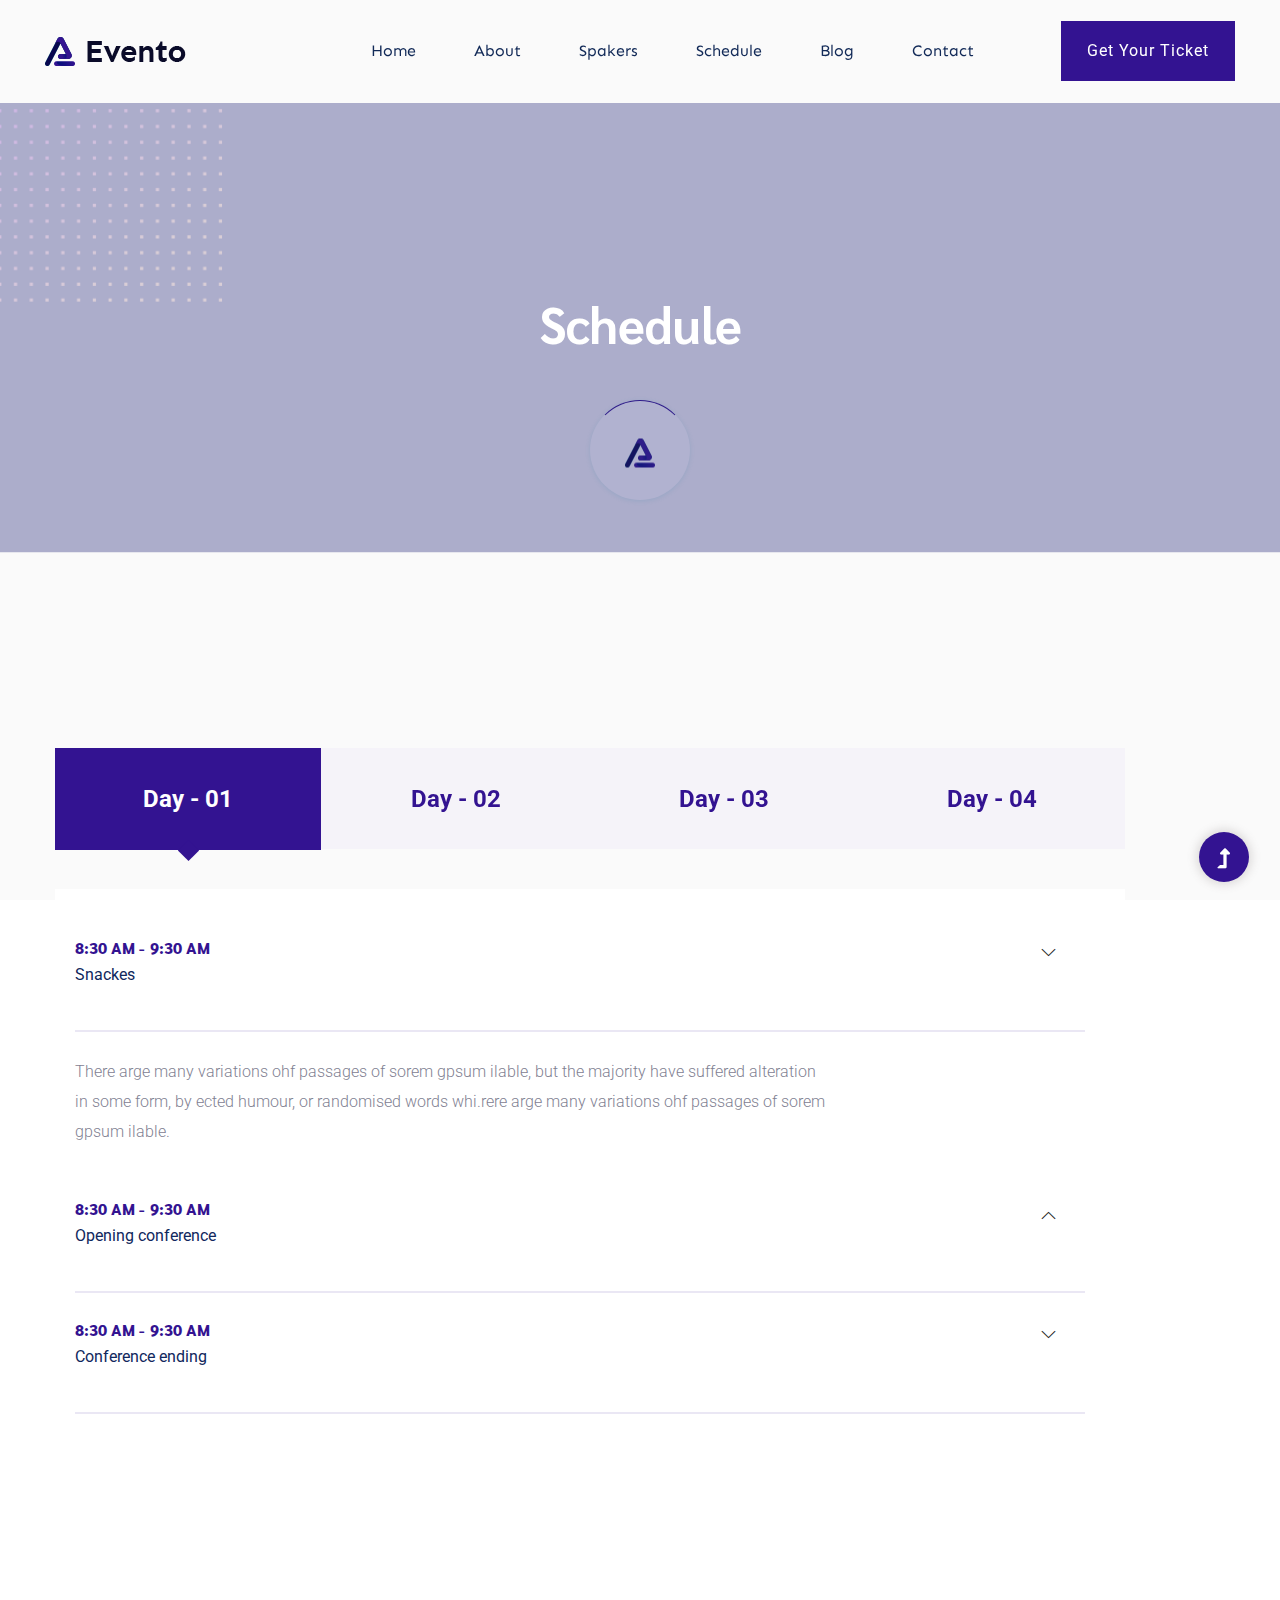
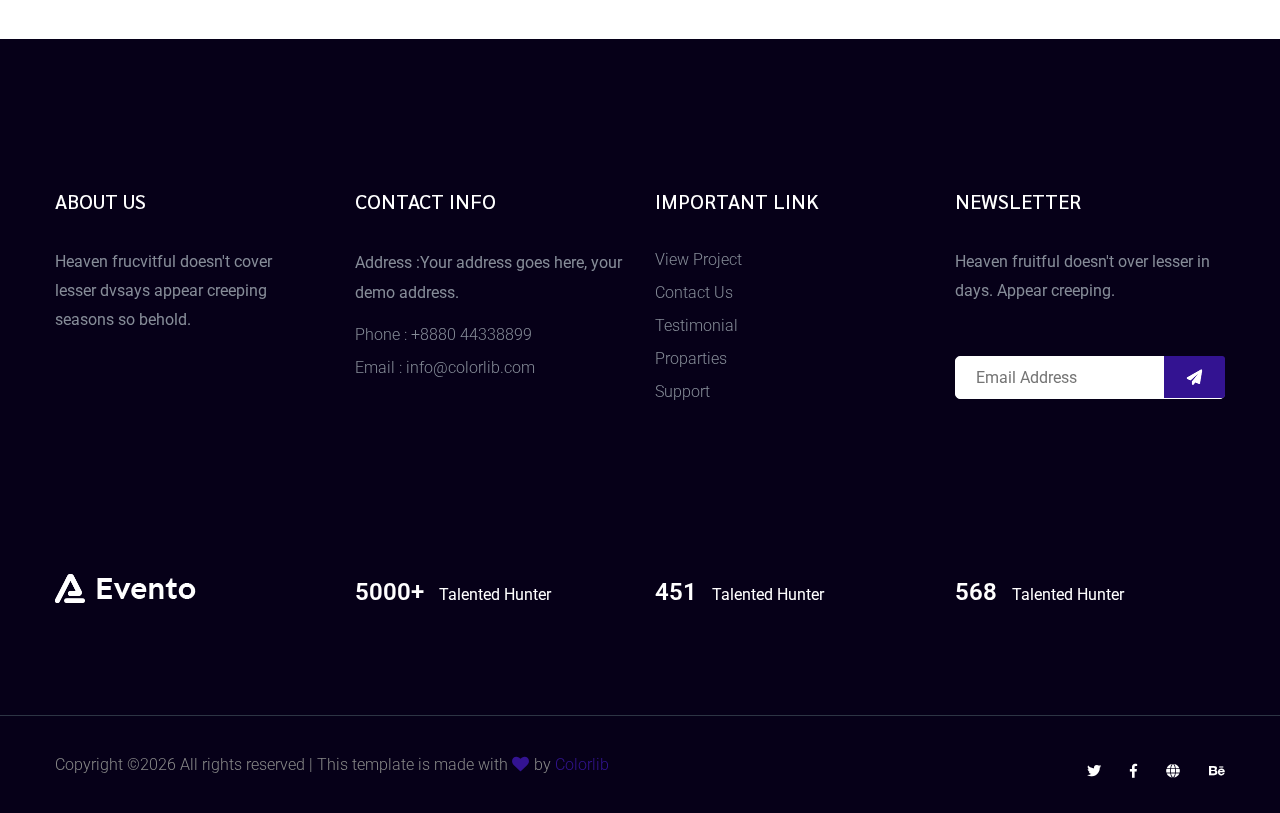
<file: temp/schedule.html>
<!doctype html>
<html class="no-js" lang="zxx">
<head>
    <meta charset="utf-8">
    <meta http-equiv="x-ua-compatible" content="ie=edge">
    <title> Event HTML-5 Template </title>
    <meta name="description" content="">
    <meta name="viewport" content="width=device-width, initial-scale=1">
    <link rel="manifest" href="site.webmanifest">
    <link rel="shortcut icon" type="image/x-icon" href="assets/img/favicon.ico">

	<!-- CSS here -->
	<link rel="stylesheet" href="assets/css/bootstrap.min.css">
	<link rel="stylesheet" href="assets/css/owl.carousel.min.css">
	<link rel="stylesheet" href="assets/css/slicknav.css">
    <link rel="stylesheet" href="assets/css/flaticon.css">
    <link rel="stylesheet" href="assets/css/gijgo.css">
	<link rel="stylesheet" href="assets/css/animate.min.css">
	<link rel="stylesheet" href="assets/css/magnific-popup.css">
	<link rel="stylesheet" href="assets/css/fontawesome-all.min.css">
	<link rel="stylesheet" href="assets/css/themify-icons.css">
	<link rel="stylesheet" href="assets/css/slick.css">
	<link rel="stylesheet" href="assets/css/nice-select.css">
	<link rel="stylesheet" href="assets/css/style.css">
</head>
<body>
    <!-- ? Preloader Start -->
    <div id="preloader-active">
        <div class="preloader d-flex align-items-center justify-content-center">
            <div class="preloader-inner position-relative">
                <div class="preloader-circle"></div>
                <div class="preloader-img pere-text">
                    <img src="assets/img/logo/loder.png" alt="">
                </div>
            </div>
        </div>
    </div>
    <!-- Preloader Start -->
<header>
    <!--? Header Start -->
    <div class="header-area">
        <div class="main-header header-sticky">
            <div class="container-fluid">
                <div class="row align-items-center">
                    <!-- Logo -->
                    <div class="col-xl-2 col-lg-2 col-md-1">
                        <div class="logo">
                            <a href="index.html"><img src="assets/img/logo/logo.png" alt=""></a>
                        </div>
                    </div>
                    <div class="col-xl-10 col-lg-10 col-md-10">
                        <div class="menu-main d-flex align-items-center justify-content-end">
                            <!-- Main-menu -->
                            <div class="main-menu f-right d-none d-lg-block">
                                <nav>
                                    <ul id="navigation">
                                        <li><a href="index.html">Home</a></li>
                                        <li><a href="about.html">About</a></li>
                                        <li><a href="spakers.html">Spakers</a></li>
                                        <li><a href="schedule.html">Schedule</a></li>
                                        <li><a href="blog.html">Blog</a>
                                            <ul class="submenu">
                                                <li><a href="blog.html">Blog</a></li>
                                                <li><a href="blog_details.html">Blog Details</a></li>
                                                <li><a href="elements.html">Element</a></li>
                                            </ul>
                                        </li>
                                        <li><a href="contact.html">Contact</a></li>
                                    </ul>
                                </nav>
                            </div>
                            <div class="header-right-btn f-right d-none d-lg-block ml-30">
                                <a href="#" class="btn header-btn">Get Your Ticket</a>
                            </div>
                        </div>
                    </div>   
                    <!-- Mobile Menu -->
                    <div class="col-12">
                        <div class="mobile_menu d-block d-lg-none"></div>
                    </div>
                </div>
            </div>
        </div>
    </div>
    <!-- Header End -->
</header>
<main>
    <!--? Hero Start -->
    <div class="slider-area2">
        <div class="slider-height2 d-flex align-items-center">
            <div class="container">
                <div class="row">
                    <div class="col-xl-12">
                        <div class="hero-cap text-center">
                            <h2>Schedule</h2>
                        </div>
                    </div>
                </div>
            </div>
        </div>
    </div>
    <!-- Hero End -->
    <!--? accordion -->
    <section class="accordion fix section-padding30">
        <div class="container">
            <div class="row ">
               <div class="col-lg-11">
                    <div class="properties__button mb-40">
                        <!--Nav Button  -->
                        <nav>                                                                         
                            <div class="nav nav-tabs" id="nav-tab" role="tablist">
                                <a class="nav-item nav-link active" id="nav-home-tab" data-toggle="tab" href="#nav-home" role="tab" aria-controls="nav-home" aria-selected="true">Day - 01</a>
                                <a class="nav-item nav-link" id="nav-profile-tab" data-toggle="tab" href="#nav-profile" role="tab" aria-controls="nav-profile" aria-selected="false"> Day - 02</a>
                                <a class="nav-item nav-link" id="nav-contact-tab" data-toggle="tab" href="#nav-contact" role="tab" aria-controls="nav-contact" aria-selected="false"> Day - 03 </a>
                                <a class="nav-item nav-link" id="nav-dinner-tab" data-toggle="tab" href="#nav-dinner" role="tab" aria-controls="nav-dinner" aria-selected="false"> Day - 04 </a>
                            </div>
                        </nav>
                        <!--End Nav Button  -->
                    </div>
               </div>
            </div>
        </div>
        <div class="container">
            <!-- Nav Card -->
            <div class="tab-content" id="nav-tabContent">
                <!-- card one -->
                <div class="tab-pane fade show active" id="nav-home" role="tabpanel" aria-labelledby="nav-home-tab">
                   <div class="row">
                        <div class="col-lg-11">
                            <div class="accordion-wrapper">
                                <div class="accordion" id="accordionExample">
                                    <!-- single-one -->
                                    <div class="card">
                                        <div class="card-header" id="headingTwo">
                                            <h2 class="mb-0">
                                                <a href="#" class="btn-link collapsed" data-toggle="collapse" data-target="#collapseTwo" aria-expanded="false" aria-controls="collapseTwo">
                                                    <span>8:30 AM - 9:30 AM</span>
                                                    <p>Snackes</p>
                                                </a> 
                                            </h2>
                                        </div>
                                        <div id="collapseTwo" class="collapse show" aria-labelledby="headingTwo" data-parent="#accordionExample">
                                            <div class="card-body">
                                                There arge many variations ohf passages of sorem gpsum ilable, but the majority have suffered alteration in some form, by ected humour, or randomised words whi.rere arge many variations ohf passages of sorem gpsum ilable.
                                            </div>
                                        </div>
                                    </div>
                                    <!-- single-two -->
                                    <div class="card">
                                        <div class="card-header" id="headingOne">
                                            <h2 class="mb-0">
                                                <a href="#" class="btn-link" data-toggle="collapse" data-target="#collapseOne" aria-expanded="true" aria-controls="collapseOne">
                                                    <span>8:30 AM - 9:30 AM</span>
                                                    <p>Opening conference</p>
                                                </a>
                                            </h2>
                                        </div>
                                        <div id="collapseOne" class="collapse" aria-labelledby="headingOne" data-parent="#accordionExample">
                                            <div class="card-body">
                                                There arge many variations ohf passages of sorem gpsum ilable, but the majority have suffered alteration in some form, by ected humour, or randomised words whi.rere arge many variations ohf passages of sorem gpsum ilable.
                                            </div>
                                        </div>
                                    </div>
                                    <!-- single-three -->
                                    <div class="card">
                                        <div class="card-header" id="headingThree">
                                            <h2 class="mb-0">
                                                <a href="#" class="btn-link collapsed" data-toggle="collapse" data-target="#collapseThree" aria-expanded="false" aria-controls="collapseThree">
                                                    <span>8:30 AM - 9:30 AM</span>
                                                    <p>Conference ending</p>
                                                </a>
                                            </h2>
                                        </div>
                                        <div id="collapseThree" class="collapse" aria-labelledby="headingThree" data-parent="#accordionExample">
                                            <div class="card-body">
                                                There arge many variations ohf passages of sorem gpsum ilable, but the majority have suffered alteration in some form, by ected humour, or randomised words whi.rere arge many variations ohf passages of sorem gpsum ilable.
                                            </div>
                                        </div>
                                    </div>
                                </div>
                            </div>
                        </div>
                   </div>
                </div>
                <!-- Card two -->
                <div class="tab-pane fade" id="nav-profile" role="tabpanel" aria-labelledby="nav-profile-tab">
                    <div class="row">
                        <div class="col-lg-11">
                            <div class="accordion-wrapper">
                                <div class="accordion" id="accordionExample">
                                    <!-- single-one -->
                                    <div class="card">
                                        <div class="card-header" id="headingTwo">
                                            <h2 class="mb-0">
                                                <a href="#" class="btn-link collapsed" data-toggle="collapse" data-target="#collapseTwo2" aria-expanded="false" aria-controls="collapseTwo2">
                                                    <span>8:30 AM - 9:30 AM</span>
                                                    <p>Snackes</p>
                                                </a> 
                                            </h2>
                                        </div>
                                        <div id="collapseTwo2" class="collapse show" aria-labelledby="headingTwo" data-parent="#accordionExample">
                                            <div class="card-body">
                                                There arge many variations ohf passages of sorem gpsum ilable, but the majority have suffered alteration in some form, by ected humour, or randomised words whi.rere arge many variations ohf passages of sorem gpsum ilable.
                                            </div>
                                        </div>
                                    </div>
                                    <!-- single-two -->
                                    <div class="card">
                                        <div class="card-header" id="headingOne">
                                            <h2 class="mb-0">
                                                <a href="#" class="btn-link" data-toggle="collapse" data-target="#collapseOne1" aria-expanded="true" aria-controls="collapseOne1">
                                                    <span>8:30 AM - 9:30 AM</span>
                                                    <p>Opening conference</p>
                                                </a>
                                            </h2>
                                        </div>
                                        <div id="collapseOne1" class="collapse" aria-labelledby="headingOne" data-parent="#accordionExample">
                                            <div class="card-body">
                                                There arge many variations ohf passages of sorem gpsum ilable, but the majority have suffered alteration in some form, by ected humour, or randomised words whi.rere arge many variations ohf passages of sorem gpsum ilable.
                                            </div>
                                        </div>
                                    </div>
                                    <!-- single-three -->
                                    <div class="card">
                                        <div class="card-header" id="headingThree">
                                            <h2 class="mb-0">
                                                <a href="#" class="btn-link collapsed" data-toggle="collapse" data-target="#collapseThree3" aria-expanded="false" aria-controls="collapseThree3">
                                                    <span>8:30 AM - 9:30 AM</span>
                                                    <p>Conference ending</p>
                                                </a>
                                            </h2>
                                        </div>
                                        <div id="collapseThree3" class="collapse" aria-labelledby="headingThree" data-parent="#accordionExample">
                                            <div class="card-body">
                                                There arge many variations ohf passages of sorem gpsum ilable, but the majority have suffered alteration in some form, by ected humour, or randomised words whi.rere arge many variations ohf passages of sorem gpsum ilable.
                                            </div>
                                        </div>
                                    </div>
                                </div>
                            </div>
                        </div>
                    </div>
                </div>
                <!-- Card three -->
                <div class="tab-pane fade" id="nav-contact" role="tabpanel" aria-labelledby="nav-contact-tab">
                    <div class="row">
                            <div class="col-lg-11">
                                <div class="accordion-wrapper">
                                    <div class="accordion" id="accordionExample">
                                        <!-- single-one -->
                                        <div class="card">
                                            <div class="card-header" id="headingTwo">
                                                <h2 class="mb-0">
                                                    <a href="#" class="btn-link collapsed" data-toggle="collapse" data-target="#collapseTwo01" aria-expanded="false" aria-controls="collapseTwo01">
                                                        <span>8:30 AM - 9:30 AM</span>
                                                        <p>Snackes</p>
                                                    </a> 
                                                </h2>
                                            </div>
                                            <div id="collapseTwo01" class="collapse show" aria-labelledby="headingTwo" data-parent="#accordionExample">
                                                <div class="card-body">
                                                    There arge many variations ohf passages of sorem gpsum ilable, but the majority have suffered alteration in some form, by ected humour, or randomised words whi.rere arge many variations ohf passages of sorem gpsum ilable.
                                                </div>
                                            </div>
                                        </div>
                                        <!-- single-two -->
                                        <div class="card">
                                            <div class="card-header" id="headingOne">
                                                <h2 class="mb-0">
                                                    <a href="#" class="btn-link" data-toggle="collapse" data-target="#collapseOne02" aria-expanded="true" aria-controls="collapseOne02">
                                                        <span>8:30 AM - 9:30 AM</span>
                                                        <p>Opening conference</p>
                                                    </a>
                                                </h2>
                                            </div>
                                            <div id="collapseOne02" class="collapse" aria-labelledby="headingOne" data-parent="#accordionExample">
                                                <div class="card-body">
                                                    There arge many variations ohf passages of sorem gpsum ilable, but the majority have suffered alteration in some form, by ected humour, or randomised words whi.rere arge many variations ohf passages of sorem gpsum ilable.
                                                </div>
                                            </div>
                                        </div>
                                        <!-- single-three -->
                                        <div class="card">
                                            <div class="card-header" id="headingThree">
                                                <h2 class="mb-0">
                                                    <a href="#" class="btn-link collapsed" data-toggle="collapse" data-target="#collapseThree03" aria-expanded="false" aria-controls="collapseThree03">
                                                        <span>8:30 AM - 9:30 AM</span>
                                                        <p>Conference ending</p>
                                                    </a>
                                                </h2>
                                            </div>
                                            <div id="collapseThree03" class="collapse" aria-labelledby="headingThree" data-parent="#accordionExample">
                                                <div class="card-body">
                                                    There arge many variations ohf passages of sorem gpsum ilable, but the majority have suffered alteration in some form, by ected humour, or randomised words whi.rere arge many variations ohf passages of sorem gpsum ilable.
                                                </div>
                                            </div>
                                        </div>
                                    </div>
                                </div>
                            </div>
                    </div>
                </div>
                <!-- Card Four -->
                <div class="tab-pane fade" id="nav-dinner" role="tabpanel" aria-labelledby="nav-dinner">
                    <div class="row">
                            <div class="col-lg-11">
                                <div class="accordion-wrapper">
                                    <div class="accordion" id="accordionExample">
                                        <!-- single-one -->
                                        <div class="card">
                                            <div class="card-header" id="headingTwo">
                                                <h2 class="mb-0">
                                                    <a href="#" class="btn-link collapsed" data-toggle="collapse" data-target="#collapseTwo10" aria-expanded="false" aria-controls="collapseTwo10">
                                                        <span>8:30 AM - 9:30 AM</span>
                                                        <p>Snackes</p>
                                                    </a> 
                                                </h2>
                                            </div>
                                            <div id="collapseTwo10" class="collapse show" aria-labelledby="headingTwo" data-parent="#accordionExample">
                                                <div class="card-body">
                                                    There arge many variations ohf passages of sorem gpsum ilable, but the majority have suffered alteration in some form, by ected humour, or randomised words whi.rere arge many variations ohf passages of sorem gpsum ilable.
                                                </div>
                                            </div>
                                        </div>
                                        <!-- single-two -->
                                        <div class="card">
                                            <div class="card-header" id="headingOne">
                                                <h2 class="mb-0">
                                                    <a href="#" class="btn-link" data-toggle="collapse" data-target="#collapseOne20" aria-expanded="true" aria-controls="collapseOne20">
                                                        <span>8:30 AM - 9:30 AM</span>
                                                        <p>Opening conference</p>
                                                    </a>
                                                </h2>
                                            </div>
                                            <div id="collapseOne20" class="collapse" aria-labelledby="headingOne" data-parent="#accordionExample">
                                                <div class="card-body">
                                                    There arge many variations ohf passages of sorem gpsum ilable, but the majority have suffered alteration in some form, by ected humour, or randomised words whi.rere arge many variations ohf passages of sorem gpsum ilable.
                                                </div>
                                            </div>
                                        </div>
                                        <!-- single-three -->
                                        <div class="card">
                                            <div class="card-header" id="headingThree">
                                                <h2 class="mb-0">
                                                    <a href="#" class="btn-link collapsed" data-toggle="collapse" data-target="#collapseThree30" aria-expanded="false" aria-controls="collapseThree30">
                                                        <span>8:30 AM - 9:30 AM</span>
                                                        <p>Conference ending</p>
                                                    </a>
                                                </h2>
                                            </div>
                                            <div id="collapseThree30" class="collapse" aria-labelledby="headingThree" data-parent="#accordionExample">
                                                <div class="card-body">
                                                    There arge many variations ohf passages of sorem gpsum ilable, but the majority have suffered alteration in some form, by ected humour, or randomised words whi.rere arge many variations ohf passages of sorem gpsum ilable.
                                                </div>
                                            </div>
                                        </div>
                                    </div>
                                </div>
                            </div>
                    </div>
                </div>
            </div>
            <!-- End Nav Card -->
        </div>
    </section>
    <!-- accordion End -->
    </main>
    <footer>
        <!-- Footer Start-->
        <div class="footer-area footer-padding">
            <div class="container">
                <div class="row d-flex justify-content-between">
                    <div class="col-xl-3 col-lg-3 col-md-4 col-sm-6">
                       <div class="single-footer-caption mb-50">
                         <div class="single-footer-caption mb-30">
                             <div class="footer-tittle">
                                 <h4>About Us</h4>
                                 <div class="footer-pera">
                                     <p>Heaven frucvitful doesn't cover lesser dvsays appear creeping seasons so behold.</p>
                                </div>
                             </div>
                         </div>
                       </div>
                    </div>
                    <div class="col-xl-3 col-lg-3 col-md-4 col-sm-5">
                        <div class="single-footer-caption mb-50">
                            <div class="footer-tittle">
                                <h4>Contact Info</h4>
                                <ul>
                                    <li>
                                        <p>Address :Your address goes here, your demo address.</p>
                                    </li>
                                    <li><a href="#">Phone : +8880 44338899</a></li>
                                    <li><a href="#">Email : info@colorlib.com</a></li>
                                </ul>
                            </div>
                        </div>
                    </div>
                    <div class="col-xl-3 col-lg-3 col-md-4 col-sm-5">
                        <div class="single-footer-caption mb-50">
                            <div class="footer-tittle">
                                <h4>Important Link</h4>
                                <ul>
                                    <li><a href="#"> View Project</a></li>
                                    <li><a href="#">Contact Us</a></li>
                                    <li><a href="#">Testimonial</a></li>
                                    <li><a href="#">Proparties</a></li>
                                    <li><a href="#">Support</a></li>
                                </ul>
                            </div>
                        </div>
                    </div>
                    <div class="col-xl-3 col-lg-3 col-md-6 col-sm-5">
                        <div class="single-footer-caption mb-50">
                            <div class="footer-tittle">
                                <h4>Newsletter</h4>
                                <div class="footer-pera footer-pera2">
                                 <p>Heaven fruitful doesn't over lesser in days. Appear creeping.</p>
                             </div>
                             <!-- Form -->
                             <div class="footer-form" >
                                 <div id="mc_embed_signup">
                                     <form target="_blank" action="https://spondonit.us12.list-manage.com/subscribe/post?u=1462626880ade1ac87bd9c93a&amp;id=92a4423d01"
                                     method="get" class="subscribe_form relative mail_part">
                                         <input type="email" name="email" id="newsletter-form-email" placeholder="Email Address"
                                         class="placeholder hide-on-focus" onfocus="this.placeholder = ''"
                                         onblur="this.placeholder = ' Email Address '">
                                         <div class="form-icon">
                                             <button type="submit" name="submit" id="newsletter-submit"
                                             class="email_icon newsletter-submit button-contactForm"><img src="assets/img/gallery/form.png" alt=""></button>
                                         </div>
                                         <div class="mt-10 info"></div>
                                     </form>
                                 </div>
                             </div>
                            </div>
                        </div>
                    </div>
                </div>
               <!--  -->
               <div class="row footer-wejed justify-content-between">
                    <div class="col-xl-3 col-lg-3 col-md-4 col-sm-6">
                        <!-- logo -->
                        <div class="footer-logo mb-20">
                        <a href="index.html"><img src="assets/img/logo/logo2_footer.png" alt=""></a>
                        </div>
                    </div>
                    <div class="col-xl-3 col-lg-3 col-md-4 col-sm-5">
                    <div class="footer-tittle-bottom">
                        <span>5000+</span>
                        <p>Talented Hunter</p>
                    </div>
                    </div>
                    <div class="col-xl-3 col-lg-3 col-md-4 col-sm-5">
                        <div class="footer-tittle-bottom">
                            <span>451</span>
                            <p>Talented Hunter</p>
                        </div>
                    </div>
                    <div class="col-xl-3 col-lg-3 col-md-4 col-sm-5">
                        <!-- Footer Bottom Tittle -->
                        <div class="footer-tittle-bottom">
                            <span>568</span>
                            <p>Talented Hunter</p>
                        </div>
                    </div>
               </div>
            </div>
        </div>
        <!-- footer-bottom area -->
        <div class="footer-bottom-area footer-bg">
            <div class="container">
                <div class="footer-border">
                     <div class="row d-flex justify-content-between align-items-center">
                         <div class="col-xl-10 col-lg-8 ">
                             <div class="footer-copy-right">
                                 <p><!-- Link back to Colorlib can't be removed. Template is licensed under CC BY 3.0. -->
  Copyright &copy;<script>document.write(new Date().getFullYear());</script> All rights reserved | This template is made with <i class="fa fa-heart" aria-hidden="true"></i> by <a href="https://colorlib.com" target="_blank">Colorlib</a>
  <!-- Link back to Colorlib can't be removed. Template is licensed under CC BY 3.0. --></p>
                             </div>
                         </div>
                         <div class="col-xl-2 col-lg-4">
                             <div class="footer-social f-right">
                                <a href="#"><i class="fab fa-twitter"></i></a>
                                <a href="https://www.facebook.com/sai4ull"><i class="fab fa-facebook-f"></i></a>
                                <a href="#"><i class="fas fa-globe"></i></a>
                                <a href="#"><i class="fab fa-behance"></i></a>
                             </div>
                         </div>
                     </div>
                </div>
            </div>
        </div>
        <!-- Footer End-->
    </footer>
    <!-- Scroll Up -->
    <div id="back-top" >
        <a title="Go to Top" href="#"> <i class="fas fa-level-up-alt"></i></a>
    </div>

    <!-- JS here -->

    <script src="./assets/js/vendor/modernizr-3.5.0.min.js"></script>
    <!-- Jquery, Popper, Bootstrap -->
    <script src="./assets/js/vendor/jquery-1.12.4.min.js"></script>
    <script src="./assets/js/popper.min.js"></script>
    <script src="./assets/js/bootstrap.min.js"></script>
    <!-- Jquery Mobile Menu -->
    <script src="./assets/js/jquery.slicknav.min.js"></script>

    <!-- Jquery Slick , Owl-Carousel Plugins -->
    <script src="./assets/js/owl.carousel.min.js"></script>
    <script src="./assets/js/slick.min.js"></script>
    <!-- One Page, Animated-HeadLin -->
    <script src="./assets/js/wow.min.js"></script>
    <script src="./assets/js/animated.headline.js"></script>
    <script src="./assets/js/jquery.magnific-popup.js"></script>

    <!-- Date Picker -->
    <script src="./assets/js/gijgo.min.js"></script>
    <!-- Nice-select, sticky -->
    <script src="./assets/js/jquery.nice-select.min.js"></script>
    <script src="./assets/js/jquery.sticky.js"></script>
    
    <!-- counter , waypoint -->
    <script src="./assets/js/jquery.counterup.min.js"></script>
    <script src="./assets/js/waypoints.min.js"></script>
    <script src="./assets/js/jquery.countdown.min.js"></script>
    <!-- contact js -->
    <script src="./assets/js/contact.js"></script>
    <script src="./assets/js/jquery.form.js"></script>
    <script src="./assets/js/jquery.validate.min.js"></script>
    <script src="./assets/js/mail-script.js"></script>
    <script src="./assets/js/jquery.ajaxchimp.min.js"></script>
    
    <!-- Jquery Plugins, main Jquery -->	
    <script src="./assets/js/plugins.js"></script>
    <script src="./assets/js/main.js"></script>
    
    </body>
</html>
</file>
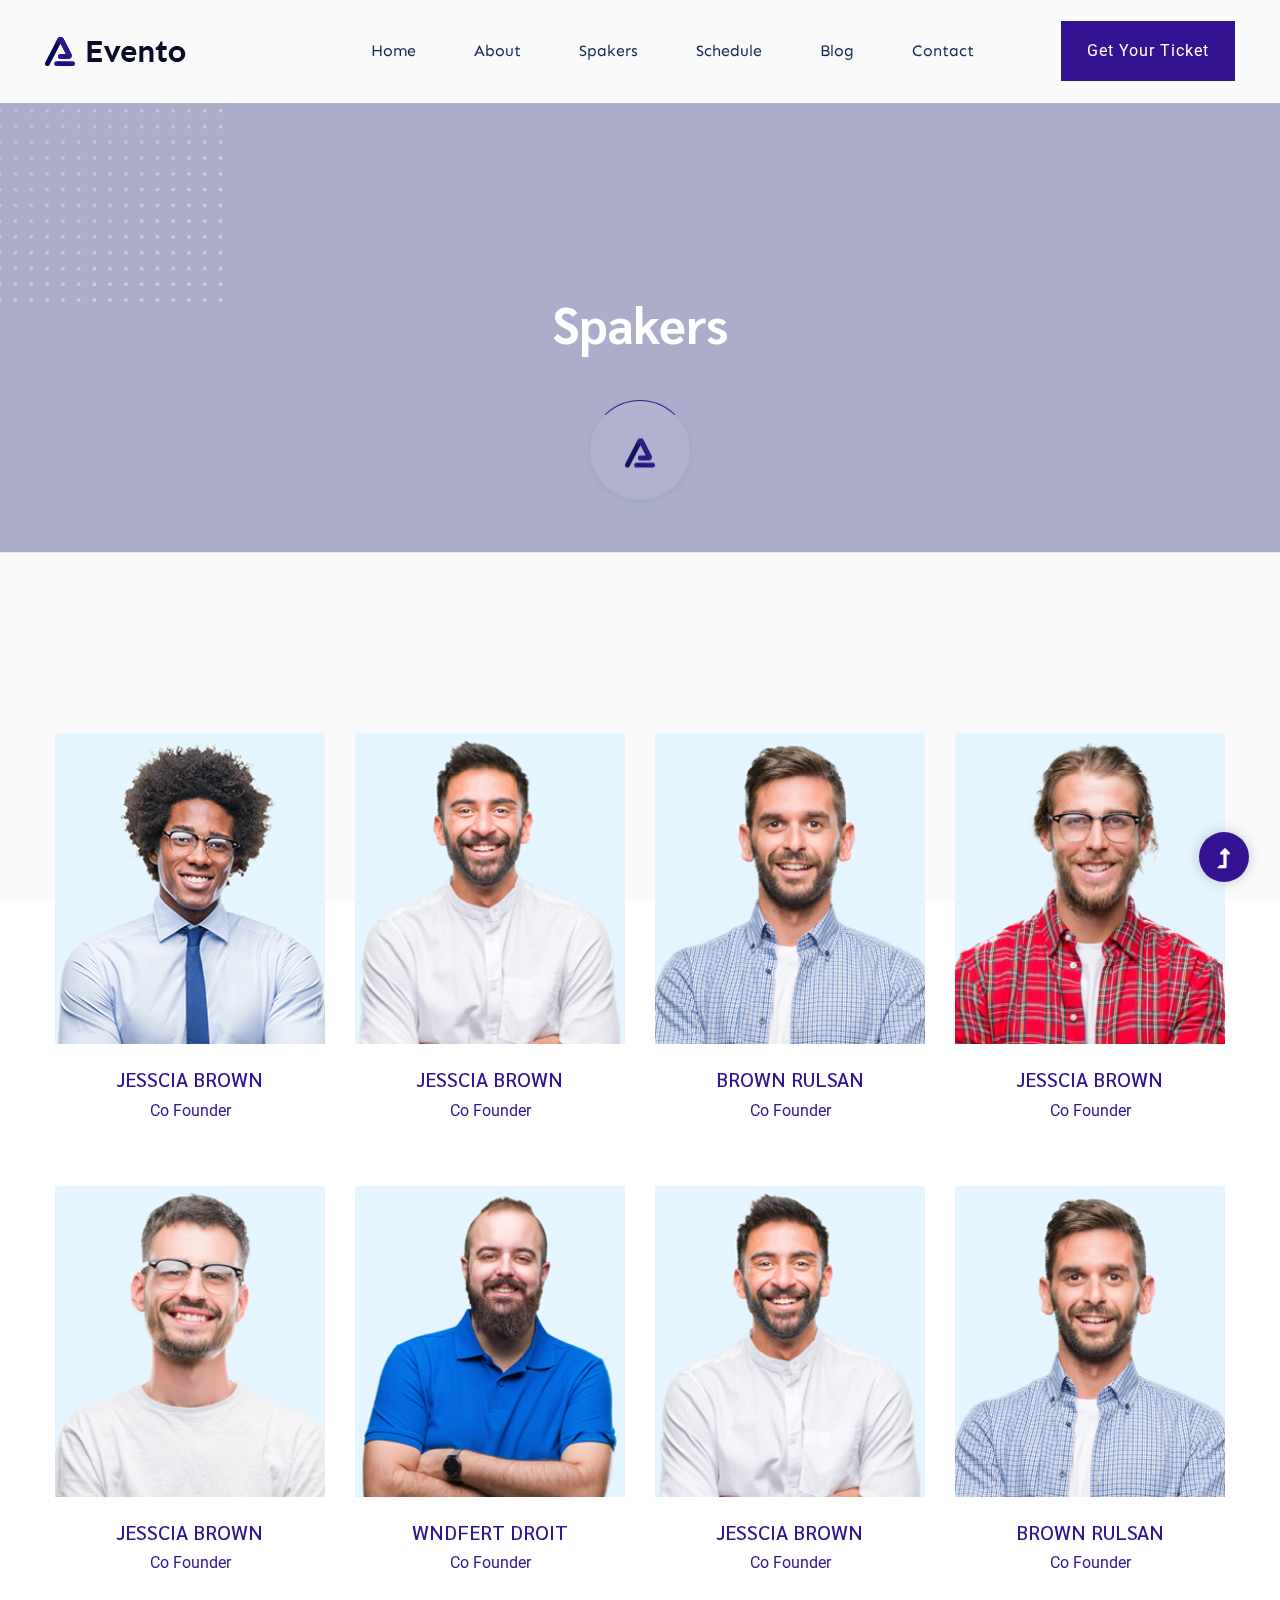
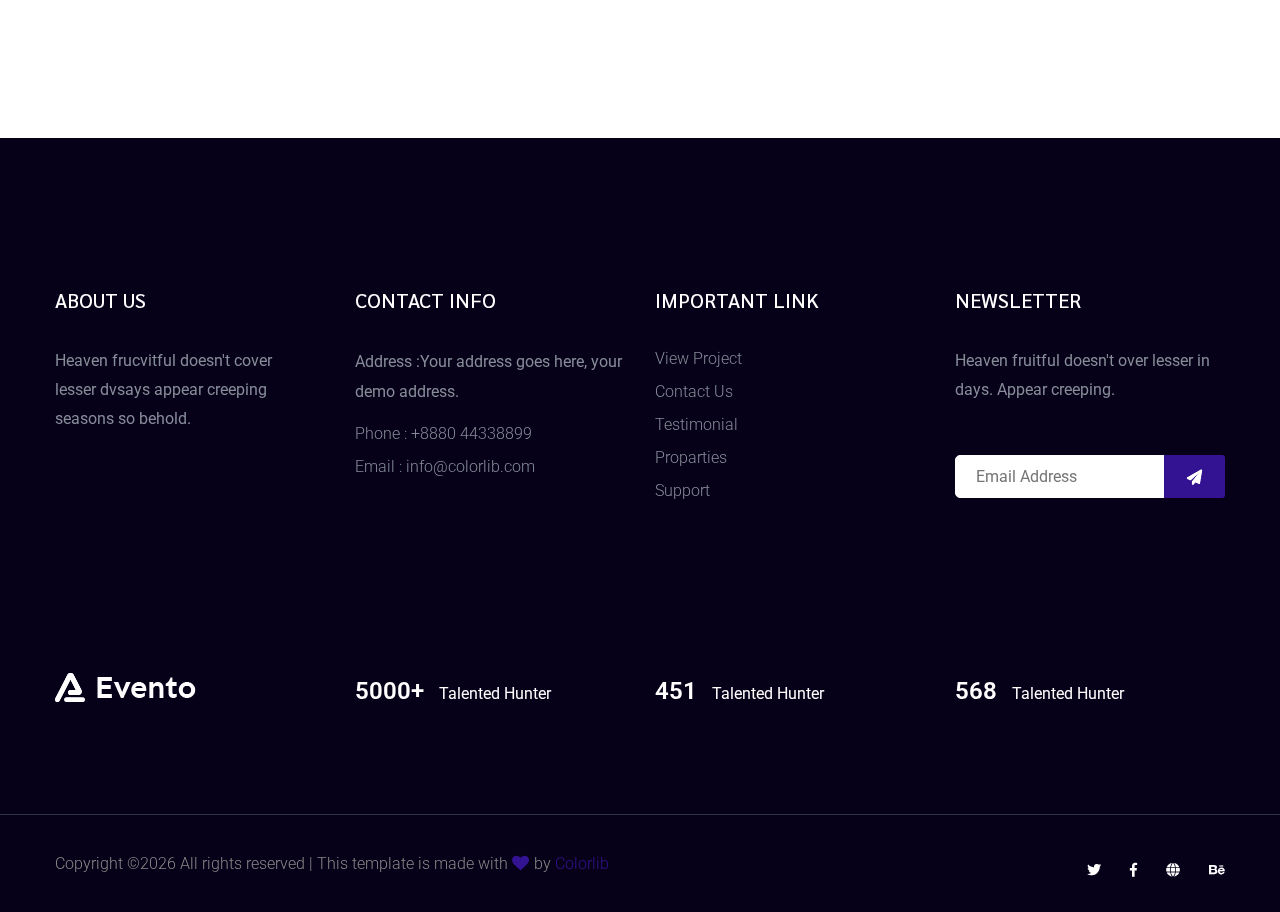
<file: temp/spakers.html>
<!doctype html>
<html class="no-js" lang="zxx">
<head>
    <meta charset="utf-8">
    <meta http-equiv="x-ua-compatible" content="ie=edge">
    <title> Event HTML-5 Template </title>
    <meta name="description" content="">
    <meta name="viewport" content="width=device-width, initial-scale=1">
    <link rel="manifest" href="site.webmanifest">
    <link rel="shortcut icon" type="image/x-icon" href="assets/img/favicon.ico">

	<!-- CSS here -->
	<link rel="stylesheet" href="assets/css/bootstrap.min.css">
	<link rel="stylesheet" href="assets/css/owl.carousel.min.css">
	<link rel="stylesheet" href="assets/css/slicknav.css">
    <link rel="stylesheet" href="assets/css/flaticon.css">
    <link rel="stylesheet" href="assets/css/gijgo.css">
	<link rel="stylesheet" href="assets/css/animate.min.css">
	<link rel="stylesheet" href="assets/css/magnific-popup.css">
	<link rel="stylesheet" href="assets/css/fontawesome-all.min.css">
	<link rel="stylesheet" href="assets/css/themify-icons.css">
	<link rel="stylesheet" href="assets/css/slick.css">
	<link rel="stylesheet" href="assets/css/nice-select.css">
	<link rel="stylesheet" href="assets/css/style.css">
</head>
<body>
    <!-- ? Preloader Start -->
    <div id="preloader-active">
        <div class="preloader d-flex align-items-center justify-content-center">
            <div class="preloader-inner position-relative">
                <div class="preloader-circle"></div>
                <div class="preloader-img pere-text">
                    <img src="assets/img/logo/loder.png" alt="">
                </div>
            </div>
        </div>
    </div>
    <!-- Preloader Start -->
<header>
    <!--? Header Start -->
    <div class="header-area">
        <div class="main-header header-sticky">
            <div class="container-fluid">
                <div class="row align-items-center">
                    <!-- Logo -->
                    <div class="col-xl-2 col-lg-2 col-md-1">
                        <div class="logo">
                            <a href="index.html"><img src="assets/img/logo/logo.png" alt=""></a>
                        </div>
                    </div>
                    <div class="col-xl-10 col-lg-10 col-md-10">
                        <div class="menu-main d-flex align-items-center justify-content-end">
                            <!-- Main-menu -->
                            <div class="main-menu f-right d-none d-lg-block">
                                <nav>
                                    <ul id="navigation">
                                        <li><a href="index.html">Home</a></li>
                                        <li><a href="about.html">About</a></li>
                                        <li><a href="spakers.html">Spakers</a></li>
                                        <li><a href="schedule.html">Schedule</a></li>
                                        <li><a href="blog.html">Blog</a>
                                            <ul class="submenu">
                                                <li><a href="blog.html">Blog</a></li>
                                                <li><a href="blog_details.html">Blog Details</a></li>
                                                <li><a href="elements.html">Element</a></li>
                                            </ul>
                                        </li>
                                        <li><a href="contact.html">Contact</a></li>
                                    </ul>
                                </nav>
                            </div>
                            <div class="header-right-btn f-right d-none d-lg-block ml-30">
                                <a href="#" class="btn header-btn">Get Your Ticket</a>
                            </div>
                        </div>
                    </div>   
                    <!-- Mobile Menu -->
                    <div class="col-12">
                        <div class="mobile_menu d-block d-lg-none"></div>
                    </div>
                </div>
            </div>
        </div>
    </div>
    <!-- Header End -->
</header>
<main>
    <!--? Hero Start -->
    <div class="slider-area2">
        <div class="slider-height2 d-flex align-items-center">
            <div class="container">
                <div class="row">
                    <div class="col-xl-12">
                        <div class="hero-cap text-center">
                            <h2>Spakers</h2>
                        </div>
                    </div>
                </div>
            </div>
        </div>
    </div>
    <!-- Hero End -->
    <!--? Brand Area Start -->
    <section class="team-area pt-180 pb-100">
        <div class="container">
            <div class="row">
                <div class="col-lg-3 col-md-4 col-sm-6">
                    <div class="single-team mb-30">
                        <div class="team-img">
                            <img src="assets/img/gallery/team1.png" alt="">
                            <!-- Blog Social -->
                            <ul class="team-social">
                                <li><a href="#"><i class="fab fa-facebook-f"></i></a></li>
                                <li><a href="#"><i class="fab fa-twitter"></i></a></li>
                                <li><a href="#"><i class="fas fa-globe"></i></a></li>
                            </ul>
                        </div>
                        <div class="team-caption team-caption2">
                            <h3><a href="#">Jesscia brown</a></h3>
                            <p> Co Founder</p>
                        </div>
                    </div>
                </div>
                <div class="col-lg-3 col-md-4 col-sm-6">
                    <div class="single-team mb-30">
                        <div class="team-img">
                            <img src="assets/img/gallery/team2.png" alt="">
                            <!-- Blog Social -->
                            <ul class="team-social">
                                <li><a href="#"><i class="fab fa-facebook-f"></i></a></li>
                                <li><a href="#"><i class="fab fa-twitter"></i></a></li>
                                <li><a href="#"><i class="fas fa-globe"></i></a></li>
                            </ul>
                        </div>
                        <div class="team-caption team-caption2">
                            <h3><a href="#">Jesscia brown</a></h3>
                            <p> Co Founder</p>
                        </div>
                    </div>
                </div>
                <div class="col-lg-3 col-md-4 col-sm-6">
                    <div class="single-team mb-30">
                        <div class="team-img">
                            <img src="assets/img/gallery/team3.png" alt="">
                            <!-- Blog Social -->
                            <ul class="team-social">
                                <li><a href="#"><i class="fab fa-facebook-f"></i></a></li>
                                <li><a href="#"><i class="fab fa-twitter"></i></a></li>
                                <li><a href="#"><i class="fas fa-globe"></i></a></li>
                            </ul>
                        </div>
                        <div class="team-caption team-caption2">
                            <h3><a href="#">brown Rulsan</a></h3>
                            <p> Co Founder</p>
                        </div>
                    </div>
                </div>
                <div class="col-lg-3 col-md-4 col-sm-6">
                    <div class="single-team mb-30">
                        <div class="team-img">
                            <img src="assets/img/gallery/team4.png" alt="">
                            <!-- Blog Social -->
                            <ul class="team-social">
                                <li><a href="#"><i class="fab fa-facebook-f"></i></a></li>
                                <li><a href="#"><i class="fab fa-twitter"></i></a></li>
                                <li><a href="#"><i class="fas fa-globe"></i></a></li>
                            </ul>
                        </div>
                        <div class="team-caption team-caption2">
                            <h3><a href="#">Jesscia brown</a></h3>
                            <p> Co Founder</p>
                        </div>
                    </div>
                </div>
                <div class="col-lg-3 col-md-4 col-sm-6">
                    <div class="single-team mb-30">
                        <div class="team-img">
                            <img src="assets/img/gallery/team5.png" alt="">
                            <!-- Blog Social -->
                            <ul class="team-social">
                                <li><a href="#"><i class="fab fa-facebook-f"></i></a></li>
                                <li><a href="#"><i class="fab fa-twitter"></i></a></li>
                                <li><a href="#"><i class="fas fa-globe"></i></a></li>
                            </ul>
                        </div>
                        <div class="team-caption team-caption2">
                            <h3><a href="#">Jesscia brown</a></h3>
                            <p> Co Founder</p>
                        </div>
                    </div>
                </div>
                <div class="col-lg-3 col-md-4 col-sm-6">
                    <div class="single-team mb-30">
                        <div class="team-img">
                            <img src="assets/img/gallery/team6.png" alt="">
                            <!-- Blog Social -->
                            <ul class="team-social">
                                <li><a href="#"><i class="fab fa-facebook-f"></i></a></li>
                                <li><a href="#"><i class="fab fa-twitter"></i></a></li>
                                <li><a href="#"><i class="fas fa-globe"></i></a></li>
                            </ul>
                        </div>
                        <div class="team-caption team-caption2">
                            <h3><a href="#">wndfert droit</a></h3>
                            <p> Co Founder</p>
                        </div>
                    </div>
                </div>
                <div class="col-lg-3 col-md-4 col-sm-6">
                    <div class="single-team mb-30">
                        <div class="team-img">
                            <img src="assets/img/gallery/team2.png" alt="">
                            <!-- Blog Social -->
                            <ul class="team-social">
                                <li><a href="#"><i class="fab fa-facebook-f"></i></a></li>
                                <li><a href="#"><i class="fab fa-twitter"></i></a></li>
                                <li><a href="#"><i class="fas fa-globe"></i></a></li>
                            </ul>
                        </div>
                        <div class="team-caption team-caption2">
                            <h3><a href="#">Jesscia brown</a></h3>
                            <p> Co Founder</p>
                        </div>
                    </div>
                </div>
                <div class="col-lg-3 col-md-4 col-sm-6">
                    <div class="single-team mb-30">
                        <div class="team-img">
                            <img src="assets/img/gallery/team3.png" alt="">
                            <!-- Blog Social -->
                            <ul class="team-social">
                                <li><a href="#"><i class="fab fa-facebook-f"></i></a></li>
                                <li><a href="#"><i class="fab fa-twitter"></i></a></li>
                                <li><a href="#"><i class="fas fa-globe"></i></a></li>
                            </ul>
                        </div>
                        <div class="team-caption team-caption2">
                            <h3><a href="#">brown Rulsan</a></h3>
                            <p> Co Founder</p>
                        </div>
                    </div>
                </div>
            </div>
        </div>
    </section>
    <!-- Brand Area End --> 
    </main>
    <footer>
        <!-- Footer Start-->
        <div class="footer-area footer-padding">
            <div class="container">
                <div class="row d-flex justify-content-between">
                    <div class="col-xl-3 col-lg-3 col-md-4 col-sm-6">
                       <div class="single-footer-caption mb-50">
                         <div class="single-footer-caption mb-30">
                             <div class="footer-tittle">
                                 <h4>About Us</h4>
                                 <div class="footer-pera">
                                     <p>Heaven frucvitful doesn't cover lesser dvsays appear creeping seasons so behold.</p>
                                </div>
                             </div>
                         </div>
                       </div>
                    </div>
                    <div class="col-xl-3 col-lg-3 col-md-4 col-sm-5">
                        <div class="single-footer-caption mb-50">
                            <div class="footer-tittle">
                                <h4>Contact Info</h4>
                                <ul>
                                    <li>
                                        <p>Address :Your address goes here, your demo address.</p>
                                    </li>
                                    <li><a href="#">Phone : +8880 44338899</a></li>
                                    <li><a href="#">Email : info@colorlib.com</a></li>
                                </ul>
                            </div>
                        </div>
                    </div>
                    <div class="col-xl-3 col-lg-3 col-md-4 col-sm-5">
                        <div class="single-footer-caption mb-50">
                            <div class="footer-tittle">
                                <h4>Important Link</h4>
                                <ul>
                                    <li><a href="#"> View Project</a></li>
                                    <li><a href="#">Contact Us</a></li>
                                    <li><a href="#">Testimonial</a></li>
                                    <li><a href="#">Proparties</a></li>
                                    <li><a href="#">Support</a></li>
                                </ul>
                            </div>
                        </div>
                    </div>
                    <div class="col-xl-3 col-lg-3 col-md-6 col-sm-5">
                        <div class="single-footer-caption mb-50">
                            <div class="footer-tittle">
                                <h4>Newsletter</h4>
                                <div class="footer-pera footer-pera2">
                                 <p>Heaven fruitful doesn't over lesser in days. Appear creeping.</p>
                             </div>
                             <!-- Form -->
                             <div class="footer-form" >
                                 <div id="mc_embed_signup">
                                     <form target="_blank" action="https://spondonit.us12.list-manage.com/subscribe/post?u=1462626880ade1ac87bd9c93a&amp;id=92a4423d01"
                                     method="get" class="subscribe_form relative mail_part">
                                         <input type="email" name="email" id="newsletter-form-email" placeholder="Email Address"
                                         class="placeholder hide-on-focus" onfocus="this.placeholder = ''"
                                         onblur="this.placeholder = ' Email Address '">
                                         <div class="form-icon">
                                             <button type="submit" name="submit" id="newsletter-submit"
                                             class="email_icon newsletter-submit button-contactForm"><img src="assets/img/gallery/form.png" alt=""></button>
                                         </div>
                                         <div class="mt-10 info"></div>
                                     </form>
                                 </div>
                             </div>
                            </div>
                        </div>
                    </div>
                </div>
               <!--  -->
               <div class="row footer-wejed justify-content-between">
                    <div class="col-xl-3 col-lg-3 col-md-4 col-sm-6">
                        <!-- logo -->
                        <div class="footer-logo mb-20">
                        <a href="index.html"><img src="assets/img/logo/logo2_footer.png" alt=""></a>
                        </div>
                    </div>
                    <div class="col-xl-3 col-lg-3 col-md-4 col-sm-5">
                    <div class="footer-tittle-bottom">
                        <span>5000+</span>
                        <p>Talented Hunter</p>
                    </div>
                    </div>
                    <div class="col-xl-3 col-lg-3 col-md-4 col-sm-5">
                        <div class="footer-tittle-bottom">
                            <span>451</span>
                            <p>Talented Hunter</p>
                        </div>
                    </div>
                    <div class="col-xl-3 col-lg-3 col-md-4 col-sm-5">
                        <!-- Footer Bottom Tittle -->
                        <div class="footer-tittle-bottom">
                            <span>568</span>
                            <p>Talented Hunter</p>
                        </div>
                    </div>
               </div>
            </div>
        </div>
        <!-- footer-bottom area -->
        <div class="footer-bottom-area footer-bg">
            <div class="container">
                <div class="footer-border">
                     <div class="row d-flex justify-content-between align-items-center">
                         <div class="col-xl-10 col-lg-8 ">
                             <div class="footer-copy-right">
                                 <p><!-- Link back to Colorlib can't be removed. Template is licensed under CC BY 3.0. -->
  Copyright &copy;<script>document.write(new Date().getFullYear());</script> All rights reserved | This template is made with <i class="fa fa-heart" aria-hidden="true"></i> by <a href="https://colorlib.com" target="_blank">Colorlib</a>
  <!-- Link back to Colorlib can't be removed. Template is licensed under CC BY 3.0. --></p>
                             </div>
                         </div>
                         <div class="col-xl-2 col-lg-4">
                             <div class="footer-social f-right">
                                <a href="#"><i class="fab fa-twitter"></i></a>
                                <a href="https://www.facebook.com/sai4ull"><i class="fab fa-facebook-f"></i></a>
                                <a href="#"><i class="fas fa-globe"></i></a>
                                <a href="#"><i class="fab fa-behance"></i></a>
                             </div>
                         </div>
                     </div>
                </div>
            </div>
        </div>
        <!-- Footer End-->
    </footer>
    <!-- Scroll Up -->
    <div id="back-top" >
        <a title="Go to Top" href="#"> <i class="fas fa-level-up-alt"></i></a>
    </div>

    <!-- JS here -->

    <script src="./assets/js/vendor/modernizr-3.5.0.min.js"></script>
    <!-- Jquery, Popper, Bootstrap -->
    <script src="./assets/js/vendor/jquery-1.12.4.min.js"></script>
    <script src="./assets/js/popper.min.js"></script>
    <script src="./assets/js/bootstrap.min.js"></script>
    <!-- Jquery Mobile Menu -->
    <script src="./assets/js/jquery.slicknav.min.js"></script>

    <!-- Jquery Slick , Owl-Carousel Plugins -->
    <script src="./assets/js/owl.carousel.min.js"></script>
    <script src="./assets/js/slick.min.js"></script>
    <!-- One Page, Animated-HeadLin -->
    <script src="./assets/js/wow.min.js"></script>
    <script src="./assets/js/animated.headline.js"></script>
    <script src="./assets/js/jquery.magnific-popup.js"></script>

    <!-- Date Picker -->
    <script src="./assets/js/gijgo.min.js"></script>
    <!-- Nice-select, sticky -->
    <script src="./assets/js/jquery.nice-select.min.js"></script>
    <script src="./assets/js/jquery.sticky.js"></script>
    
    <!-- counter , waypoint -->
    <script src="./assets/js/jquery.counterup.min.js"></script>
    <script src="./assets/js/waypoints.min.js"></script>
    <script src="./assets/js/jquery.countdown.min.js"></script>
    <!-- contact js -->
    <script src="./assets/js/contact.js"></script>
    <script src="./assets/js/jquery.form.js"></script>
    <script src="./assets/js/jquery.validate.min.js"></script>
    <script src="./assets/js/mail-script.js"></script>
    <script src="./assets/js/jquery.ajaxchimp.min.js"></script>
    
    <!-- Jquery Plugins, main Jquery -->	
    <script src="./assets/js/plugins.js"></script>
    <script src="./assets/js/main.js"></script>
    
    </body>
</html>
</file>
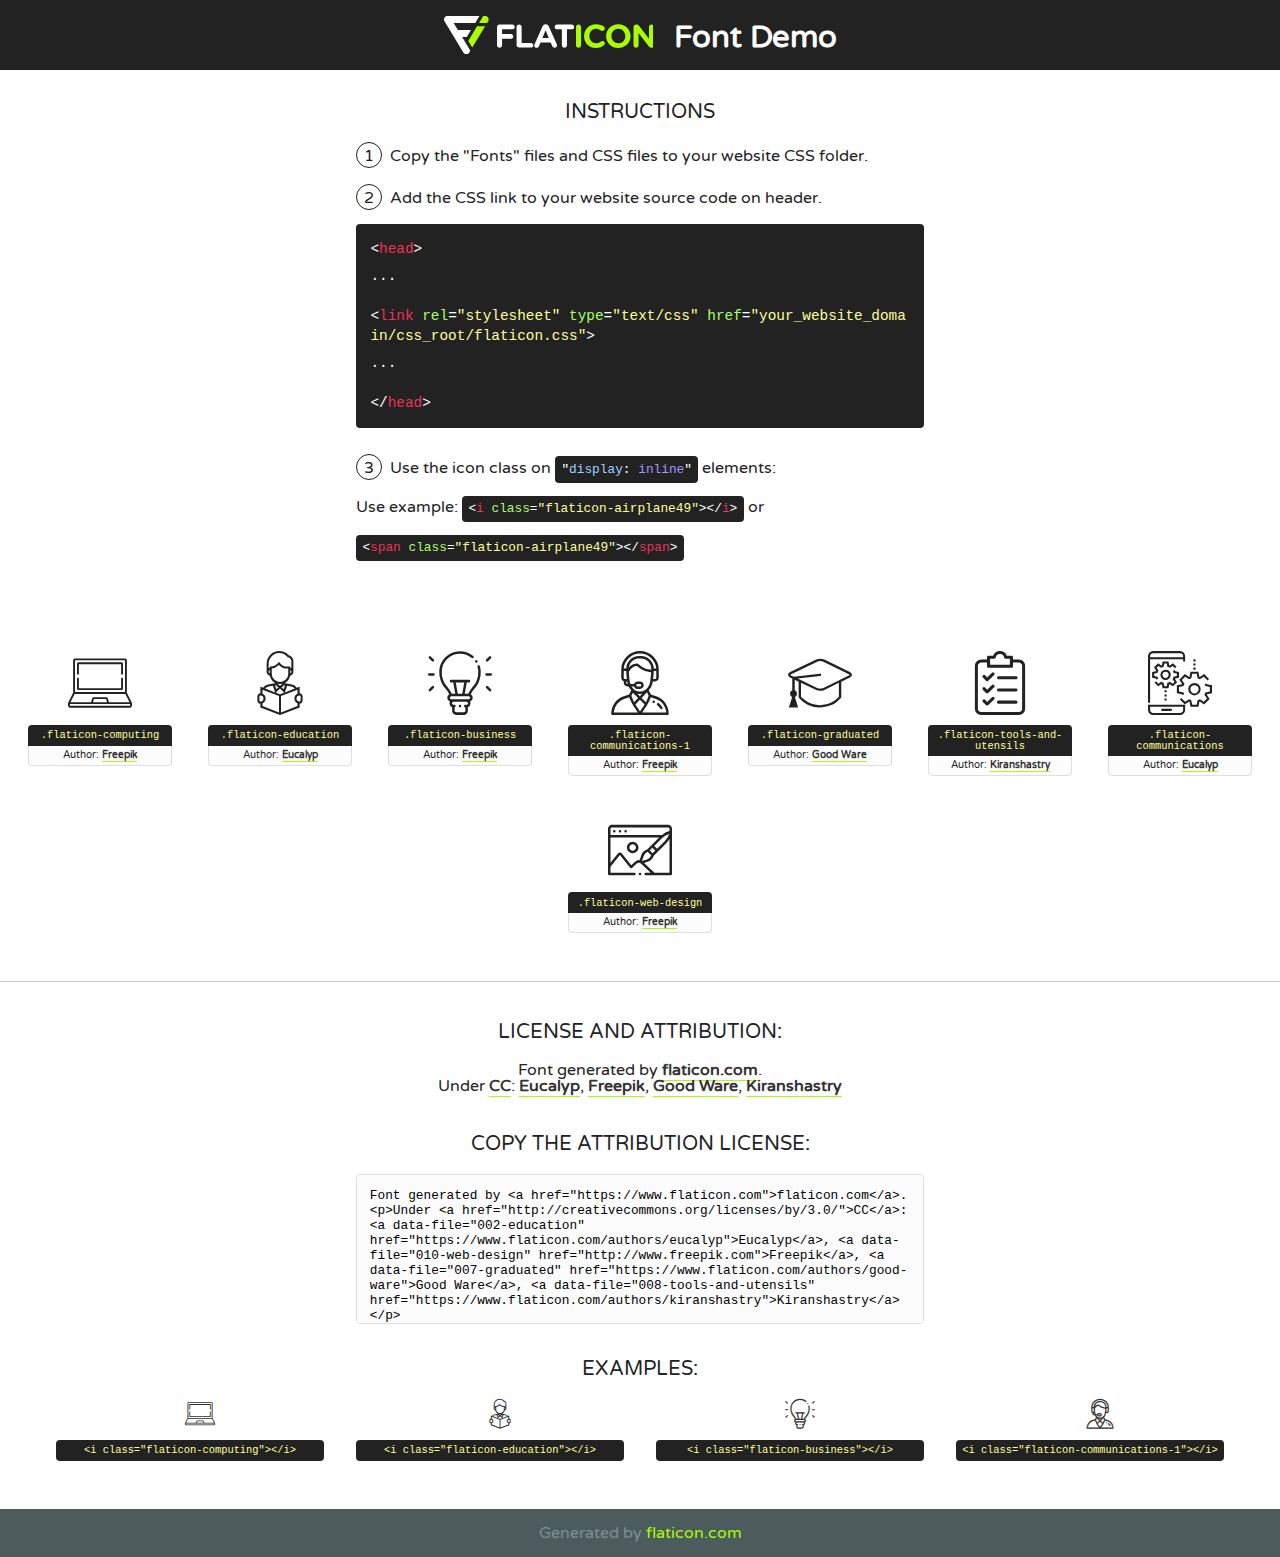
<file: assets/fonts/flaticon.html>
<!DOCTYPE html>
<!--
  Flaticon icon font: Flaticon
  Creation date: 05/05/2020 06:05
-->
<html>
<!DOCTYPE html>
<html>

<head>
    <title>Flaticon WebFont</title>
    <link href="http://fonts.googleapis.com/css?family=Varela+Round" rel="stylesheet" type="text/css" />
    <link rel="stylesheet" type="text/css" href="flaticon.css">
    <meta charset="UTF-8">
    <style>
    html, body, div, span, applet, object, iframe,
    h1, h2, h3, h4, h5, h6, p, blockquote, pre,
    a, abbr, acronym, address, big, cite, code,
    del, dfn, em, img, ins, kbd, q, s, samp,
    small, strike, strong, sub, sup, tt, var,
    b, u, i, center,
    dl, dt, dd, ol, ul, li,
    fieldset, form, label, legend,
    table, caption, tbody, tfoot, thead, tr, th, td,
    article, aside, canvas, details, embed, 
    figure, figcaption, footer, header, hgroup, 
    menu, nav, output, ruby, section, summary,
    time, mark, audio, video {
        margin: 0;
        padding: 0;
        border: 0;
        font-size: 100%;
        font: inherit;
        vertical-align: baseline;
    }
    /* HTML5 display-role reset for older browsers */
    article, aside, details, figcaption, figure, 
    footer, header, hgroup, menu, nav, section {
        display: block;
    }
    body {
        line-height: 1;
    }
    ol, ul {
        list-style: none;
    }
    blockquote, q {
        quotes: none;
    }
    blockquote:before, blockquote:after,
    q:before, q:after {
        content: '';
        content: none;
    }
    table {
        border-collapse: collapse;
        border-spacing: 0;
    }
    body {
        font-family: 'Varela Round', Helvetica, Arial, sans-serif;
        font-size: 16px;
        color: #222;
    }
    a {
        color: #333;
        border-bottom: 1px solid #a9fd00;
        font-weight: bold;
        text-decoration: none;
    }
    * {
        -moz-box-sizing: border-box;
        -webkit-box-sizing: border-box;
        box-sizing: border-box;
        margin: 0;
        padding: 0;
    }
    [class^="flaticon-"]:before, [class*=" flaticon-"]:before, [class^="flaticon-"]:after, [class*=" flaticon-"]:after {
        font-family: Flaticon;
        font-size: 30px;
        font-style: normal;
        margin-left: 20px;
        color: #333;
    }
    .wrapper {
        max-width: 600px;
        margin: auto;
        padding: 0 1em;
    }
    .title {
        font-size: 1.25em;
        text-align: center;
        margin-bottom: 1em;
        text-transform: uppercase;
    }
    header {
        text-align: center;
        background-color: #222;
        color: #fff;
        padding: 1em;
    }
    header .logo {
        width: 210px;
        height: 38px;
        display: inline-block;
        vertical-align: middle;
        margin-right: 1em;
        border: none;
    }
    header strong {
        font-size: 1.95em;
        font-weight: bold;
        vertical-align: middle;
        margin-top: 5px;
        display: inline-block;
    }
    .demo {
        margin: 2em auto;
        line-height: 1.25em;
    }
    .demo ul li {
        margin-bottom: 1em;
    }
    .demo ul li .num {
        color: #222;
        border-radius: 20px;
        display: inline-block;
        width: 26px;
        padding: 3px;
        height: 26px;
        text-align: center;
        margin-right: 0.5em;
        border: 1px solid #222;
    }
    .demo ul li code {
        background-color: #222;
        border-radius: 4px;
        padding: 0.25em 0.5em;
        display: inline-block;
        color: #fff;
        font-family: Consolas,Monaco,Lucida Console,Liberation Mono,DejaVu Sans Mono,Bitstream Vera Sans Mono,Courier New, monospace;
        font-weight: lighter;
        margin-top: 1em;
        font-size: 0.8em;
        word-break: break-all;
    }
    .demo ul li code.big {
        padding: 1em;
        font-size: 0.9em;
    }
    .demo ul li code .red {
        color: #EF3159;
    }
    .demo ul li code .green {
        color: #ACFF65;
    }
    .demo ul li code .yellow {
        color: #FFFF99;
    }
    .demo ul li code .blue {
        color: #99D3FF;
    }
    .demo ul li code .purple {
        color: #A295FF;
    }
    .demo ul li code .dots {
        margin-top: 0.5em;
        display: block;
    }
    #glyphs {
        border-bottom: 1px solid #ccc;
        padding: 2em 0;
        text-align: center;
    }
    .glyph {
        display: inline-block;
        width: 9em;
        margin: 1em;
        text-align: center;
        vertical-align: top;
        background: #FFF;
    }
    .glyph .glyph-icon {
        padding: 10px;
        display: block;
        font-family:"Flaticon";
        font-size: 64px;
        line-height: 1;
    }
    .glyph .glyph-icon:before {
        font-size: 64px;
        color: #222;
        margin-left: 0;
    }
    .class-name {
        font-size: 0.65em;
        background-color: #222;
        color: #fff;
        border-radius: 4px 4px 0 0;
        padding: 0.5em;
        color: #FFFF99;
        font-family: Consolas,Monaco,Lucida Console,Liberation Mono,DejaVu Sans Mono,Bitstream Vera Sans Mono,Courier New, monospace;
    }
    .author-name {
        font-size: 0.6em;
        background-color: #fcfcfd;
        border: 1px solid #DEDEE4;
        border-top: 0;
        border-radius: 0 0 4px 4px;
        padding: 0.5em;
    }
    .class-name:last-child {
        font-size: 10px;
        color:#888;
    }
    .class-name:last-child a {
        font-size: 10px;
        color:#555;
    }
    .class-name:last-child a:hover {
        color:#a9fd00;
    }
    .glyph > input {
        display: block;
        width: 100px;
        margin: 5px auto;
        text-align: center;
        font-size: 12px;
        cursor: text;
    }
    .glyph > input.icon-input {
        font-family:"Flaticon";
        font-size: 16px;
        margin-bottom: 10px;
    }
    .attribution .title {
        margin-top: 2em;
    }
    .attribution textarea {
        background-color: #fcfcfd;
        padding: 1em;
        border: none;
        box-shadow: none;
        border: 1px solid #DEDEE4;
        border-radius: 4px;
        resize: none;
        width: 100%;
        height: 150px;
        font-size: 0.8em;
        font-family: Consolas,Monaco,Lucida Console,Liberation Mono,DejaVu Sans Mono,Bitstream Vera Sans Mono,Courier New, monospace;
        -webkit-appearance: none;
    }
    .iconsuse {
        margin: 2em auto;
        text-align: center;
        max-width: 1200px;
    }
    .iconsuse:after {
        content: '';
        display: table;
        clear: both;
    }
    .iconsuse .image {
        float: left;
        width: 25%;
        padding: 0 1em;
    }
    .iconsuse .image p {
        margin-bottom: 1em;
    }
    .iconsuse .image span {
        display: block;
        font-size: 0.65em;
        background-color: #222;
        color: #fff;
        border-radius: 4px;
        padding: 0.5em;
        color: #FFFF99;
        margin-top: 1em;
        font-family: Consolas,Monaco,Lucida Console,Liberation Mono,DejaVu Sans Mono,Bitstream Vera Sans Mono,Courier New, monospace;
    }
    #footer {
        text-align: center;
        background-color: #4C5B5C;
        color: #7c9192;
        padding: 1em;
    }
    #footer a {
        border: none;
        color: #a9fd00;
        font-weight: normal;
    }
    @media (max-width: 960px) {
        .iconsuse .image {
            width: 50%;
        }
    }
    @media (max-width: 560px) {
        .iconsuse .image {
            width: 100%;
        }
    }
    </style>
</head>

<body class="characters-off">

    <header>
        <a href="https://www.flaticon.com" target="_blank" class="logo">
            <svg version="1.1" xmlns="http://www.w3.org/2000/svg" xmlns:xlink="http://www.w3.org/1999/xlink" xmlns:a="http://ns.adobe.com/AdobeSVGViewerExtensions/3.0/" viewBox="0 0 560.875 102.036" enable-background="new 0 0 560.875 102.036" xml:space="preserve">
                <defs>
                </defs>
                <g>
                    <g class="letters">
                        <path fill="#ffffff" d="M141.596,29.675c0-3.777,2.985-6.767,6.764-6.767h34.438c3.426,0,6.15,2.728,6.15,6.15
                        c0,3.43-2.724,6.149-6.15,6.149h-27.674v13.091h23.719c3.429,0,6.151,2.724,6.151,6.15c0,3.43-2.723,6.149-6.151,6.149h-23.719
                        v17.574c0,3.773-2.986,6.761-6.764,6.761c-3.779,0-6.764-2.989-6.764-6.761V29.675z"></path>
                        <path fill="#ffffff" d="M193.844,29.149c0-3.781,2.985-6.767,6.764-6.767c3.776,0,6.763,2.985,6.763,6.767v42.957h25.039
                        c3.426,0,6.149,2.726,6.149,6.153c0,3.425-2.723,6.15-6.149,6.15h-31.802c-3.779,0-6.764-2.986-6.764-6.768V29.149z"></path>
                        <path fill="#ffffff" d="M241.891,75.71l21.438-48.407c1.492-3.341,4.215-5.357,7.906-5.357h0.792
                        c3.686,0,6.323,2.017,7.815,5.357l21.439,48.407c0.436,0.967,0.701,1.845,0.701,2.723c0,3.602-2.809,6.501-6.414,6.501
                        c-3.161,0-5.269-1.845-6.499-4.655l-4.132-9.661h-27.059l-4.301,10.102c-1.144,2.631-3.426,4.214-6.237,4.214
                        c-3.517,0-6.24-2.81-6.24-6.325C241.1,77.64,241.451,76.677,241.891,75.71z M279.932,58.666l-8.521-20.297l-8.526,20.297H279.932
                        z"></path>
                        <path fill="#ffffff" d="M314.864,35.387H301.86c-3.429,0-6.239-2.813-6.239-6.238c0-3.429,2.811-6.24,6.239-6.24h39.533
                        c3.426,0,6.237,2.811,6.237,6.24c0,3.425-2.811,6.238-6.237,6.238h-13.001v42.785c0,3.773-2.99,6.761-6.764,6.761
                        c-3.779,0-6.764-2.989-6.764-6.761V35.387z"></path>
                        <path fill="#A9FD00" d="M352.615,29.149c0-3.781,2.985-6.767,6.767-6.767c3.774,0,6.761,2.985,6.761,6.767v49.024
                        c0,3.773-2.987,6.761-6.761,6.761c-3.781,0-6.767-2.989-6.767-6.761V29.149z"></path>
                        <path fill="#A9FD00" d="M374.132,53.836v-0.179c0-17.481,13.178-31.801,32.065-31.801c9.22,0,15.459,2.458,20.557,6.238
                        c1.402,1.054,2.637,2.985,2.637,5.357c0,3.692-2.985,6.59-6.681,6.59c-1.845,0-3.071-0.702-4.044-1.319
                        c-3.776-2.813-7.729-4.393-12.562-4.393c-10.364,0-17.831,8.611-17.831,19.154v0.173c0,10.542,7.291,19.329,17.831,19.329
                        c5.715,0,9.492-1.756,13.359-4.834c1.049-0.874,2.458-1.491,4.039-1.491c3.429,0,6.325,2.813,6.325,6.236
                        c0,2.106-1.056,3.78-2.282,4.834c-5.539,4.834-12.036,7.733-21.878,7.733C387.572,85.464,374.132,71.493,374.132,53.836z"></path>
                        <path fill="#A9FD00" d="M433.009,53.836v-0.179c0-17.481,13.79-31.801,32.766-31.801c18.981,0,32.592,14.143,32.592,31.628v0.173
                        c0,17.483-13.785,31.807-32.769,31.807C446.625,85.464,433.009,71.32,433.009,53.836z M484.224,53.836v-0.179
                        c0-10.539-7.725-19.326-18.626-19.326c-10.893,0-18.449,8.611-18.449,19.154v0.173c0,10.542,7.73,19.329,18.626,19.329
                        C476.676,72.986,484.224,64.378,484.224,53.836z"></path>
                        <path fill="#A9FD00" d="M506.233,29.321c0-3.774,2.99-6.763,6.767-6.763h1.401c3.252,0,5.183,1.583,7.029,3.953l26.093,34.265
                        V29.059c0-3.692,2.99-6.677,6.681-6.677c3.683,0,6.671,2.985,6.671,6.677v48.934c0,3.78-2.987,6.765-6.764,6.765h-0.436
                        c-3.257,0-5.188-1.581-7.034-3.953l-27.056-35.492v32.944c0,3.687-2.985,6.676-6.678,6.676c-3.683,0-6.673-2.989-6.673-6.676
                        V29.321z"></path>
                    </g>
                    <g class="insignia">
                        <path fill="#ffffff" d="M48.372,56.137h12.517l11.156-18.537H37.186L25.688,18.539h57.825L94.668,0H9.271
                        C5.925,0,2.842,1.801,1.198,4.716c-1.644,2.907-1.593,6.482,0.134,9.343l50.38,83.501c1.678,2.781,4.689,4.476,7.938,4.476
                        c3.246,0,6.257-1.695,7.935-4.476l2.898-4.804L48.372,56.137z"></path>
                        <g class="i">
                            <path fill="#A9FD00" d="M93.575,18.539h0.031v0.004l21.652,0.004l2.705-4.488c1.727-2.861,1.778-6.436,0.133-9.343
                            C116.454,1.801,113.371,0,110.026,0h-5.294L93.575,18.539z"></path>
                            <polygon fill="#A9FD00" points="88.291,27.356 64.725,66.486 75.519,84.404 109.942,27.356"></polygon>
                        </g>
                    </g>
                </g>
            </svg>
        </a>
        <strong>Font Demo</strong>
    </header>


    <section class="demo wrapper">

        <p class="title">Instructions</p>

        <ul>
            <li>
                <span class="num">1</span>Copy the "Fonts" files and CSS files to your website CSS folder.
            </li>
            <li>
                <span class="num">2</span>Add the CSS link to your website source code on header.
                <code class="big">
                    &lt;<span class="red">head</span>&gt;
                    <br/><span class="dots">...</span>
                    <br/>&lt;<span class="red">link</span> <span class="green">rel</span>=<span class="yellow">"stylesheet"</span> <span class="green">type</span>=<span class="yellow">"text/css"</span> <span class="green">href</span>=<span class="yellow">"your_website_domain/css_root/flaticon.css"</span>&gt;
                    <br/><span class="dots">...</span>
                    <br/>&lt;/<span class="red">head</span>&gt;
                </code>
            </li>

            <li>
                <p>
                    <span class="num">3</span>Use the icon class on <code>"<span class="blue">display</span>:<span class="purple"> inline</span>"</code> elements:
                    <br />
                    Use example: <code>&lt;<span class="red">i</span> <span class="green">class</span>=<span class="yellow">&quot;flaticon-airplane49&quot;</span>&gt;&lt;/<span class="red">i</span>&gt;</code> or <code>&lt;<span class="red">span</span> <span class="green">class</span>=<span class="yellow">&quot;flaticon-airplane49&quot;</span>&gt;&lt;/<span class="red">span</span>&gt;</code>
            </li>
        </ul>

    </section>




   <section id="glyphs">          
    
      
        <div class="glyph"><div class="glyph-icon flaticon-computing"></div>
            <div class="class-name">.flaticon-computing</div>
            <div class="author-name">Author: <a data-file="001-computing" href="http://www.freepik.com">Freepik</a> </div> 
        </div>        
        
        <div class="glyph"><div class="glyph-icon flaticon-education"></div>
            <div class="class-name">.flaticon-education</div>
            <div class="author-name">Author: <a data-file="002-education" href="https://www.flaticon.com/authors/eucalyp">Eucalyp</a> </div> 
        </div>        
        
        <div class="glyph"><div class="glyph-icon flaticon-business"></div>
            <div class="class-name">.flaticon-business</div>
            <div class="author-name">Author: <a data-file="005-business" href="http://www.freepik.com">Freepik</a> </div> 
        </div>        
        
        <div class="glyph"><div class="glyph-icon flaticon-communications-1"></div>
            <div class="class-name">.flaticon-communications-1</div>
            <div class="author-name">Author: <a data-file="006-communications-1" href="http://www.freepik.com">Freepik</a> </div> 
        </div>        
        
        <div class="glyph"><div class="glyph-icon flaticon-graduated"></div>
            <div class="class-name">.flaticon-graduated</div>
            <div class="author-name">Author: <a data-file="007-graduated" href="https://www.flaticon.com/authors/good-ware">Good Ware</a> </div> 
        </div>        
        
        <div class="glyph"><div class="glyph-icon flaticon-tools-and-utensils"></div>
            <div class="class-name">.flaticon-tools-and-utensils</div>
            <div class="author-name">Author: <a data-file="008-tools-and-utensils" href="https://www.flaticon.com/authors/kiranshastry">Kiranshastry</a> </div> 
        </div>        
        
        <div class="glyph"><div class="glyph-icon flaticon-communications"></div>
            <div class="class-name">.flaticon-communications</div>
            <div class="author-name">Author: <a data-file="009-communications" href="https://www.flaticon.com/authors/eucalyp">Eucalyp</a> </div> 
        </div>        
        
        <div class="glyph"><div class="glyph-icon flaticon-web-design"></div>
            <div class="class-name">.flaticon-web-design</div>
            <div class="author-name">Author: <a data-file="010-web-design" href="http://www.freepik.com">Freepik</a> </div> 
        </div>        
        

    </section>



    <section class="attribution wrapper"   style="text-align:center;">

      <div class="title">License and attribution:</div><div class="attrDiv">Font generated by <a href="https://www.flaticon.com">flaticon.com</a>. <div><p>Under <a href="http://creativecommons.org/licenses/by/3.0/">CC</a>: <a data-file="002-education" href="https://www.flaticon.com/authors/eucalyp">Eucalyp</a>, <a data-file="010-web-design" href="http://www.freepik.com">Freepik</a>, <a data-file="007-graduated" href="https://www.flaticon.com/authors/good-ware">Good Ware</a>, <a data-file="008-tools-and-utensils" href="https://www.flaticon.com/authors/kiranshastry">Kiranshastry</a></p>  </div>
      </div>
      <div class="title">Copy the Attribution License:</div>

    <textarea onclick="this.focus();this.select();">Font generated by &lt;a href=&quot;https://www.flaticon.com&quot;&gt;flaticon.com&lt;/a&gt;. <p>Under <a href="http://creativecommons.org/licenses/by/3.0/">CC</a>: <a data-file="002-education" href="https://www.flaticon.com/authors/eucalyp">Eucalyp</a>, <a data-file="010-web-design" href="http://www.freepik.com">Freepik</a>, <a data-file="007-graduated" href="https://www.flaticon.com/authors/good-ware">Good Ware</a>, <a data-file="008-tools-and-utensils" href="https://www.flaticon.com/authors/kiranshastry">Kiranshastry</a></p>  
     </textarea>

    </section>

    <section class="iconsuse">

          <div class="title">Examples:</div>            
             
            <div class="image">
                <p>
                    <i class="glyph-icon flaticon-computing"></i> 
                    <span>&lt;i class=&quot;flaticon-computing&quot;&gt;&lt;/i&gt;</span>
                </p>
            </div>
            
            <div class="image">
                <p>
                    <i class="glyph-icon flaticon-education"></i> 
                    <span>&lt;i class=&quot;flaticon-education&quot;&gt;&lt;/i&gt;</span>
                </p>
            </div>
            
            <div class="image">
                <p>
                    <i class="glyph-icon flaticon-business"></i> 
                    <span>&lt;i class=&quot;flaticon-business&quot;&gt;&lt;/i&gt;</span>
                </p>
            </div>
            
            <div class="image">
                <p>
                    <i class="glyph-icon flaticon-communications-1"></i> 
                    <span>&lt;i class=&quot;flaticon-communications-1&quot;&gt;&lt;/i&gt;</span>
                </p>
            </div>
                       
        </div>
                            
    </section>

<div id="footer">
    <div>Generated by <a href="https://www.flaticon.com">flaticon.com</a>
    </div>
</div>



</body>
</html>
</file>
<file: temp/assets/css/flaticon.css>
/*
  	Flaticon icon font: Flaticon
  	Creation date: 05/05/2020 06:05
  	*/

@font-face {
  font-family: "Flaticon";
  src: url("../fonts/Flaticon.eot");
  src: url("../fonts/Flaticon.eot?#iefix") format("embedded-opentype"),
       url("../fonts/Flaticon.woff2") format("woff2"),
       url("../fonts/Flaticon.woff") format("woff"),
       url("../fonts/Flaticon.ttf") format("truetype"),
       url("../fonts/Flaticon.svg#Flaticon") format("svg");
  font-weight: normal;
  font-style: normal;
}

@media screen and (-webkit-min-device-pixel-ratio:0) {
  @font-face {
    font-family: "Flaticon";
    src: url("../fonts/Flaticon.svg#Flaticon") format("svg");
  }
}

[class^="flaticon-"]:before, [class*=" flaticon-"]:before,
[class^="flaticon-"]:after, [class*=" flaticon-"]:after {   
  font-family: Flaticon;
font-style: normal;
}

.flaticon-computing:before { content: "\f100"; }
.flaticon-education:before { content: "\f101"; }
.flaticon-business:before { content: "\f102"; }
.flaticon-communications-1:before { content: "\f103"; }
.flaticon-graduated:before { content: "\f104"; }
.flaticon-tools-and-utensils:before { content: "\f105"; }
.flaticon-communications:before { content: "\f106"; }
.flaticon-web-design:before { content: "\f107"; }
</file>
<file: temp/assets/css/gijgo.css>
.gj-button {
    background-color: #f5f5f5;
    border: 1px solid #ddd;
    color: #000;
    border-radius: 3px;
    padding: 6px 10px;
    cursor: pointer;
}

.gj-unselectable {
    -webkit-touch-callout: none;
    -webkit-user-select: none;
    -khtml-user-select: none;
    -moz-user-select: none;
    -ms-user-select: none;
    user-select: none;
}

.gj-row {
    display: -webkit-box;
    display: -ms-flexbox;
    display: flex;
    -ms-flex-wrap: wrap;
    flex-wrap: wrap;
}

.gj-margin-left-5 {
    margin-left: 5px;
}

.gj-margin-left-10 {
    margin-left: 10px;
}

.gj-width-full {
    width: 100%;
}

.gj-cursor-pointer {
    cursor: pointer;
}

.gj-text-align-center {
    text-align: center;
}

.gj-font-size-16 {
    font-size: 16px;
}

.gj-hidden {
    display: none;
}

/** Material Design */
.gj-button-md {
    background: 0 0;
    border: none;
    border-radius: 2px;
    color: rgba(0, 0, 0, 0.87);
    position: relative;
    height: 36px;
    margin: 0;
    min-width: 64px;
    padding: 0 16px;
    display: inline-block;
    font-family: "Roboto","Helvetica","Arial",sans-serif;
    font-size: 1rem;
    font-weight: 500;
    text-transform: uppercase;
    letter-spacing: 0;
    overflow: hidden;
    will-change: box-shadow;
    transition: box-shadow .2s cubic-bezier(.4,0,1,1),background-color .2s cubic-bezier(.4,0,.2,1),color .2s cubic-bezier(.4,0,.2,1);
    outline: none;
    cursor: pointer;
    text-decoration: none;
    text-align: center;
    line-height: 36px;
    vertical-align: middle;
    overflow: hidden;
    -webkit-user-select: none;
    -moz-user-select: none;
    -ms-user-select: none;
    user-select: none;
}

.gj-button-md:hover {
    background-color: rgba(158,158,158,.2);
}

.gj-button-md:disabled {
    color: rgba(0,0,0,.26);
    background: 0 0;
}

.gj-button-md .material-icons,
.gj-button-md .gj-icon {
    vertical-align: middle;
    /*font-size: 1.3rem;
    margin-right: 4px;*/
}

.gj-button-md.gj-button-md-icon {
    width: 24px;
    height: 31px;
    min-width: 24px;
    padding: 0px;
    display: table;
}

.gj-button-md.gj-button-md-icon .material-icons,
.gj-button-md.gj-button-md-icon .gj-icon {
    display: table-cell;
    margin-right: 0px;
    width: 24px;
    height: 24px;
}

.gj-button-md.active {
    background-color: rgba(158,158,158,.4);
}

.gj-button-md-group {
    position: relative;
    display: inline-block;
    vertical-align: middle;
}
.gj-textbox-md {
	/* border: none; */
	/* border-bottom: 1px solid rgba(0,0,0,.42); */
	display: block;
	font-family: "Helvetica","Arial",sans-serif;
	font-size: 16px;
	line-height: 16px;
	/* padding: 4px 0px; */
	margin: 0;
	/* width: 100%; */
	background: 0 0;
	/* text-align: ; */
	color: rgba(0,0,0,.87);
	padding-left: 44px;
	border: 1px solid #dca73a;
	/* padding: 15px 15px; */
	/* text-align: center; */
	width: 177px;
	height: 55px;
	border-radius: 5px;
}
.gj-textbox-md:focus,
.gj-textbox-md:active {
    /* border-bottom: 2px solid rgba(0,0,0,.42); */
    outline: none;
}

.gj-textbox-md::placeholder {
    color: #8e8e8e;
}

.gj-textbox-md:-ms-input-placeholder {
    color: #8e8e8e;
}

.gj-textbox-md::-ms-input-placeholder {
    color: #8e8e8e;
}

.gj-md-spacer-24 {
    min-width: 24px;
    width: 24px;
    display: inline-block;
}

.gj-md-spacer-32 {
    min-width: 32px;
    width: 32px;
    display: inline-block;
}

.gj-modal {
    position: fixed;
    top: 0;
    right: 0;
    bottom: 0;
    left: 0;
    z-index: 1203;
    display: none;
    overflow: hidden;
    -webkit-overflow-scrolling: touch;
    outline: 0;
    background-color: rgba(0, 0, 0, 0.54118);
    transition: 200ms ease opacity;
    will-change: opacity;
}

/* List */
ul.gj-list li [data-role="wrapper"] {
    display: table;
    width: 100%;
}

ul.gj-list li [data-role="checkbox"] {
    display: table-cell;
    vertical-align:middle;
    text-align:center;
}

ul.gj-list li [data-role="image"] {
    display: table-cell;
    vertical-align:middle;
    text-align:center;
}

ul.gj-list li [data-role="display"] {
    display: table-cell;
    vertical-align:middle;
    cursor: pointer;
}

ul.gj-list li [data-role="display"]:empty:before {
  content: "\200b"; /* unicode zero width space character */
}

/* List - Bootstrap */
ul.gj-list-bootstrap {
    padding-left: 0px;
    margin-bottom: 0px;
}

ul.gj-list-bootstrap li {
    padding: 0px;
}

ul.gj-list-bootstrap li [data-role="wrapper"] {
    padding: 0px 10px;
}

ul.gj-list-bootstrap li [data-role="checkbox"] {
    width: 24px;
    padding: 3px;
}

ul.gj-list-bootstrap li [data-role="image"] {
    width: 24px;
    height: 24px;
}

ul.gj-list-bootstrap li [data-role="display"] {
    padding: 8px 0px 8px 4px;
}

.list-group-item.active ul li, .list-group-item.active:focus ul li, .list-group-item.active:hover ul li {
    text-shadow: none;
    color:initial;
}

/* List - Material Design */
ul.gj-list-md {
    padding: 0px;
    list-style: none;
    list-style-type: none;
    line-height: 24px;
    letter-spacing: 0;
    color: #616161; /* Gray 700 */
}

ul.gj-list-md li {
    display: list-item;
    list-style-type: none;
    padding: 0px;
    min-height: unset;
    box-sizing: border-box;
    align-items: center;
    cursor: default;
    overflow: hidden;

    font-family: "Roboto","Helvetica","Arial",sans-serif;
    font-size: 16px;
    font-weight: 400;
    letter-spacing: .04em;
    line-height: 1;
    
    -webkit-flex-direction: row;
    -ms-flex-direction: row;
    flex-direction: row;
    -webkit-flex-wrap: nowrap;
    -ms-flex-wrap: nowrap;
    flex-wrap: nowrap;
}

ul.gj-list-md li [data-role="checkbox"] {
    height: 24px;
    width: 24px;
}

ul.gj-list-md li [data-role="image"] {
    height: 24px;
    width: 24px;
}

ul.gj-list-md li [data-role="display"] {
    padding: 8px 0px 8px 5px;
    order: 0;
    flex-grow: 2;
    text-decoration: none;
    box-sizing: border-box;
    align-items: center;
    text-align: left;
    color: rgba(0,0,0,.87);
}

ul.gj-list-md li.disabled>[data-role="wrapper"]>[data-role="display"] {
    color: #9E9E9E; /* Gray 500 */
}

.gj-list-md-active {
    background: #e0e0e0;
    color: #3f51b5;
}


/* Picker */
.gj-picker {
    position: absolute;
    z-index: 1203;
    background-color: #fff;
}

.gj-picker .selected {
    color: #fff;
}

/* Material Design */
.gj-picker-md {
    font-family: "Roboto","Helvetica","Arial",sans-serif;
    font-size: 16px;
    font-weight: 400;
    letter-spacing: .04em;
    line-height: 1;
    color: rgba(0,0,0,.87);
    border: 1px solid #E0E0E0;
}

.gj-modal .gj-picker-md {
    border: 0px;
}

.gj-picker-md [role="header"] {
    color: rgba(255, 255, 255, 0.54);
    display: flex;
    background: #2196f3;
    align-items: baseline;
    user-select: none;
    justify-content: center;
}

.gj-picker-md [role="footer"] {
    float: right;
    padding: 10px;
}

.gj-picker-md [role="footer"] button.gj-button-md {
    color: #2196f3;
    font-weight: bold;
    font-size: 13px;
}

/* Bootstrap */
.gj-picker-bootstrap {
    border-radius: 4px;
    border: 1px solid #E0E0E0;
}

.gj-picker-bootstrap .selected {
    color: #888;
}

.gj-picker-bootstrap [role="header"] {
    background: #eee;
    color: #AAA;
}
@font-face {
    font-family: 'gijgo-material';
    src: url('../fonts/gijgo-material.eot?235541');
    src: url('../fonts/gijgo-material.eot?235541#iefix') format('embedded-opentype'), url('../fonts/gijgo-material.ttf?235541') format('truetype'), url('../fonts/gijgo-material.woff?235541') format('woff'), url('../fonts/gijgo-material.svg?235541#gijgo-material') format('svg');
    font-weight: normal;
    font-style: normal;
}

.gj-icon {
    /* use !important to prevent issues with browser extensions that change fonts */
    font-family: 'gijgo-material' !important;
    font-size: 24px;
    speak: none;
    font-style: normal;
    font-weight: normal;
    font-variant: normal;
    text-transform: none;
    line-height: 1;
    /* Enable Ligatures ================ */
    letter-spacing: 0;
    -webkit-font-feature-settings: "liga";
    -moz-font-feature-settings: "liga=1";
    -moz-font-feature-settings: "liga";
    -ms-font-feature-settings: "liga" 1;
    font-feature-settings: "liga";
    -webkit-font-variant-ligatures: discretionary-ligatures;
    font-variant-ligatures: discretionary-ligatures;
    /* Better Font Rendering =========== */
    -webkit-font-smoothing: antialiased;
    -moz-osx-font-smoothing: grayscale;
}

.gj-icon.undo:before {
    content: "\e900";
}

.gj-icon.vertical-align-top:before {
    content: "\e901";
}

.gj-icon.vertical-align-center:before {
    content: "\e902";
}

.gj-icon.vertical-align-bottom:before {
    content: "\e903";
}

.gj-icon.arrow-dropup:before {
    content: "\e904";
}

.gj-icon.clock:before {
    content: "\e905";
}

.gj-icon.refresh:before {
    content: "\e906";
}

.gj-icon.last-page:before {
    content: "\e907";
}

.gj-icon.first-page:before {
    content: "\e908";
}

.gj-icon.cancel:before {
    content: "\e909";
}

.gj-icon.clear:before {
    content: "\e90a";
}

.gj-icon.check-circle:before {
    content: "\e90b";
}

.gj-icon.delete:before {
    content: "\e90c";
}

.gj-icon.arrow-upward:before {
    content: "\e90d";
}

.gj-icon.arrow-forward:before {
    content: "\e90e";
}

.gj-icon.arrow-downward:before {
    content: "\e90f";
}

.gj-icon.arrow-back:before {
    content: "\e910";
}

.gj-icon.list-numbered:before {
    content: "\e911";
}

.gj-icon.list-bulleted:before {
    content: "\e912";
}

.gj-icon.indent-increase:before {
    content: "\e913";
}

.gj-icon.indent-decrease:before {
    content: "\e914";
}

.gj-icon.redo:before {
    content: "\e915";
}

.gj-icon.align-right:before {
    content: "\e916";
}

.gj-icon.align-left:before {
    content: "\e917";
}

.gj-icon.align-justify:before {
    content: "\e918";
}

.gj-icon.align-center:before {
    content: "\e919";
}

.gj-icon.strikethrough:before {
    content: "\e91a";
}

.gj-icon.italic:before {
    content: "\e91b";
}

.gj-icon.underlined:before {
    content: "\e91c";
}

.gj-icon.bold:before {
    content: "\e91d";
}

.gj-icon.arrow-dropdown:before {
    content: "\e91e";
}

.gj-icon.done:before {
    content: "\e91f";
}

.gj-icon.pencil:before {
    content: "\e920";
}

.gj-icon.minus:before {
    content: "\e921";
}

.gj-icon.plus:before {
    content: "\e922";
}

.gj-icon.chevron-up:before {
    content: "\e923";
}

.gj-icon.chevron-right:before {
    content: "\e924";
}

.gj-icon.chevron-down:before {
    content: "\e925";
}

.gj-icon.chevron-left:before {
    content: "\e926";
}

.gj-icon.event:before {
    content: "\e927";
}
.gj-draggable {
    cursor: move;
}
.gj-resizable-handle {
    position: absolute;
    font-size: 0.1px;
    display: block;
    -ms-touch-action: none;
    touch-action: none;
    z-index: 1203;
}

.gj-resizable-n {
    cursor: n-resize;
    height: 7px;
    width: 100%;
    top: -5px;
    left: 0;
}
.gj-resizable-e {
    cursor: e-resize;
    width: 7px;
    right: -5px;
    top: 0;
    height: 100%;
}
.gj-resizable-s {
    cursor: s-resize;
    height: 7px;
    width: 100%;
    bottom: -5px;
    left: 0;
}
.gj-resizable-w {
	cursor: w-resize;
	width: 7px;
	left: -5px;
	top: 0;
	height: 100%;
}
.gj-resizable-se {
	cursor: se-resize;
	width: 12px;
	height: 12px;
	right: 1px;
	bottom: 1px;
}
.gj-resizable-sw {
	cursor: sw-resize;
	width: 9px;
	height: 9px;
	left: -5px;
	bottom: -5px;
}
.gj-resizable-nw {
	cursor: nw-resize;
	width: 9px;
	height: 9px;
	left: -5px;
	top: -5px;
}
.gj-resizable-ne {
	cursor: ne-resize;
	width: 9px;
	height: 9px;
	right: -5px;
	top: -5px;
}

.gj-dialog-footer {
    position: absolute;
    bottom: 0px;
    width: 100%;
    margin-top: 0px;
}

.gj-dialog-scrollable [data-role="body"] {
    overflow-x: hidden;
    overflow-y: scroll;
}

/** Bootstrap 3 **/
.gj-dialog-bootstrap {
    overflow: hidden;
    z-index: 1202;
}

.gj-dialog-bootstrap [data-role="title"] {
    display: inline;
}
.gj-dialog-bootstrap [data-role="close"] {
    line-height: 1.42857143;
}

/** Bootstrap 4 **/
.gj-dialog-bootstrap4 {
    overflow: hidden;
    z-index: 1202;
}

.gj-dialog-bootstrap4 [data-role="title"] {
    display: inline;
}
.gj-dialog-bootstrap4 [data-role="close"] {
    line-height: 1.5;
}

/** Material Design **/
.gj-dialog-md {
    background-color: #FFF;
    overflow: hidden;
    border: none;
    box-shadow: 0 11px 15px -7px rgba(0,0,0,.2), 0 24px 38px 3px rgba(0,0,0,.14), 0 9px 46px 8px rgba(0,0,0,.12);
    box-sizing: border-box;
    position: relative;
    display: -webkit-box;
    display: -webkit-flex;
    display: -ms-flexbox;
    display: flex;
    -webkit-box-orient: vertical;
    -webkit-box-direction: normal;
    -webkit-flex-direction: column;
    -ms-flex-direction: column;
    flex-direction: column;
    -webkit-background-clip: padding-box;
    background-clip: padding-box;
    outline: 0;
    z-index: 1202;
}

.gj-dialog-md-header {
    padding: 24px 24px 0px 24px;
    font-family: "Roboto","Helvetica","Arial",sans-serif;
}

.gj-dialog-md-title {
    margin: 0;
    font-weight: 400;
    display: inline;
    line-height: 28px;
    font-size: 20px;
}

.gj-dialog-md-close {
    -webkit-appearance: none;
    padding: 0;
    cursor: pointer;
    background: 0 0;
    border: 0;
    float: right;
    line-height: 28px;
    font-size: 28px;
}

.gj-dialog-md-body {
    padding: 20px 24px 24px 24px;
    color: rgba(0,0,0,.54);
    font-family: "Helvetica","Arial",sans-serif;
    font-size: 14px;
    font-weight: 400;
    line-height: 20px;
}

.gj-dialog-md-footer {
    padding: 8px 8px 8px 24px;
    display: -webkit-flex;
    display: -ms-flexbox;
    display: flex;
    -webkit-flex-direction: row-reverse;
    -ms-flex-direction: row-reverse;
    flex-direction: row-reverse;
    -webkit-flex-wrap: wrap;
    -ms-flex-wrap: wrap;
    flex-wrap: wrap;

    box-sizing: border-box;
}

.gj-dialog-md-footer>*:first-child {
    margin-right: 0;
}

.gj-dialog-md-footer>* {
    margin-right: 8px;
    height: 36px;
}
DIV.gj-grid-wrapper {
    margin: auto;
    position: relative;
    clear:both;
    z-index: 1;
}

TABLE.gj-grid {
    margin: auto;    
    border-collapse: collapse;
    width: 100%;
    table-layout: fixed;
}

TABLE.gj-grid THEAD TH [data-role="selectAll"] {
    margin: auto;
}

TABLE.gj-grid THEAD TH [data-role="title"] {
    display: inline-block;
}

TABLE.gj-grid THEAD TH [data-role="sorticon"] {
    display: inline-block;
}

TABLE.gj-grid THEAD TH {
    overflow: hidden;
    text-overflow: ellipsis;
}

TABLE.gj-grid.autogrow-header-row THEAD TH {
    overflow: auto;
    text-overflow: initial;
    white-space: pre-wrap;
    -ms-word-break: break-word;
    word-break: break-word;
}

TABLE.gj-grid > tbody > tr > td {
    overflow: hidden;
    position: relative;
}

table.gj-grid tbody div[data-role="display"] {
    vertical-align: middle;
    text-indent: 0;
    white-space: pre-wrap;
    -ms-word-break: break-word;
    word-break: break-word;
}

table.gj-grid.fixed-body-rows tbody div[data-role="display"] {
    overflow: hidden;
    text-overflow: ellipsis;
    white-space: nowrap;
    -ms-word-break: initial;
    word-break: initial;
}

table.gj-grid tfoot DIV[data-role="display"] {
    vertical-align: middle;
    text-indent: 0;
    display: flex;
}

TABLE.gj-grid .fa {
    padding: 2px;
}

TABLE.gj-grid > tbody > tr > td > div {
    padding: 2px;
    overflow: hidden;
}

DIV.gj-grid-wrapper DIV.gj-grid-loading-cover
{
    background: #BBBBBB;
    opacity: 0.5;
    position: absolute;
    vertical-align: middle;
}

DIV.gj-grid-wrapper DIV.gj-grid-loading-text
{
    position: absolute;
    font-weight: bold;
}

/* Bootstrap Theme */
table.gj-grid-bootstrap thead th {
    background-color: #f5f5f5;
    vertical-align:middle;
}

table.gj-grid-bootstrap thead th [data-role="sorticon"] {
    margin-left: 5px;
}

table.gj-grid-bootstrap thead th [data-role="sorticon"] i.gj-icon,
table.gj-grid-bootstrap thead th [data-role="sorticon"] i.material-icons {
    position: absolute;
    font-size: 20px;
    top: 15px;
}

table.gj-grid-bootstrap tbody tr td div[data-role="display"] {
    padding: 0px;
}

.gj-grid-bootstrap-4 .gj-checkbox-bootstrap {
    display: inline-block;
    padding-top: 2px;
}

.gj-grid-bootstrap-4 tbody tr.active {
    background-color: rgba(0,0,0,.075);
}

/* Material Design Theme */
.gj-grid-md {
    position: relative;
    border: 1px solid #e0e0e0;
    border-collapse: collapse;
    white-space: nowrap;
    font-size: 13px;
    font-family: "Roboto","Helvetica","Arial",sans-serif;
    background-color: #fff;
}

.gj-grid-md td:first-of-type, .gj-grid-md th:first-of-type {
    padding-left: 24px;
}

.gj-grid-md th {
    position: relative;
    vertical-align: bottom;
    font-weight: 700;
    line-height: 31px;
    letter-spacing: 0;
    height: 56px;
    font-size: 12px;
    color: rgba(0,0,0,.54);
    padding-bottom: 8px;
    box-sizing: border-box;
    padding: 12px 18px;
    text-align: right;
}

.gj-grid-md td {
    position: relative;
    height: 48px;
    border-top: 1px solid #e0e0e0;
    border-bottom: 1px solid #e0e0e0;
    padding: 12px 18px;
    box-sizing: border-box;
    text-align: left;
    color: rgba(0,0,0,.87);
}

.gj-grid-md tbody tr {
    position: relative;
    height: 48px;
    transition-duration: .28s;
    transition-timing-function: cubic-bezier(.4,0,.2,1);
    transition-property: background-color;
}

.gj-grid-md tbody tr:hover {
    background-color: #EEEEEE; /* Gray 200 */
}

.gj-grid-md tbody tr.gj-grid-md-select {
    background-color: #F5F5F5; /* Grey 100 */
}


table.gj-grid-md thead th [data-role="sorticon"] {
    margin-left: 5px;
}

table.gj-grid-md thead th [data-role="sorticon"] i.gj-icon,
table.gj-grid-md thead th [data-role="sorticon"] i.material-icons {
    position: absolute;
    font-size: 16px;
    top: 19px;
}

table.gj-grid-md thead th.gj-grid-select-all {
    padding-bottom: 3px;
}
/* Hide all prioritized columns by default */
@media only all {
	th.display-1120,
	td.display-1120,
	th.display-960,
	td.display-960,
	th.display-800,
	td.display-800,
	th.display-640,
	td.display-640,
	th.display-480,
	td.display-480,
	th.display-320,
	td.display-320 {
		display: none;
	}
}

/* Show at 320px (20em x 16px) */
@media screen and (min-width: 20em) {
	TABLE.gj-grid-bootstrap th.display-320,
	TABLE.gj-grid-bootstrap td.display-320 {
		display: table-cell;
	}
}
/* Show at 480px (30em x 16px) */
@media screen and (min-width: 30em) {
	TABLE.gj-grid-bootstrap th.display-480,
	TABLE.gj-grid-bootstrap td.display-480 {
		display: table-cell;
	}
}
/* Show at 640px (40em x 16px) */
@media screen and (min-width: 40em) {
	TABLE.gj-grid-bootstrap th.display-640,
	TABLE.gj-grid-bootstrap td.display-640 {
		display: table-cell;
	}
}
/* Show at 800px (50em x 16px) */
@media screen and (min-width: 50em) {
	TABLE.gj-grid-bootstrap th.display-800,
	TABLE.gj-grid-bootstrap td.display-800 {
		display: table-cell;
	}
}
/* Show at 960px (60em x 16px) */
@media screen and (min-width: 60em) {
	TABLE.gj-grid-bootstrap th.display-960,
	TABLE.gj-grid-bootstrap td.display-960 {
		display: table-cell;
	}
}
/* Show at 1,120px (70em x 16px) */
@media screen and (min-width: 70em) {
	TABLE.gj-grid-bootstrap th.display-1120,
	TABLE.gj-grid-bootstrap td.display-1120 {
		display: table-cell;
	}
}

/* Material Design Theme */
.gj-grid-md tfoot tr th {
    padding-right: 14px;
}

.gj-grid-md tfoot tr[data-role="pager"] .gj-grid-mdl-pager-label {
    padding-left: 5px;
    padding-right: 5px;
}

.gj-grid-md tfoot tr[data-role="pager"] .gj-dropdown-md {
    margin-left: 12px;
}

.gj-grid-md tfoot tr[data-role="pager"] .gj-dropdown-md [role="presenter"] {
    font-size: 12px;
    font-weight: bold;
    color: rgba(0,0,0,.54);
}

.gj-grid-md tfoot tr[data-role="pager"] .gj-dropdown-md [role="presenter"] [role="display"] {
    text-align: right;
}

.gj-grid-md tfoot tr[data-role="pager"] .gj-grid-md-limit-select {
    margin-left: 10px;
    font-size: 12px;
    font-weight: bold;
    color: rgba(0,0,0,.54);
}

/* Bootstrap */
.gj-grid-bootstrap tfoot tr[data-role="pager"] th {
    line-height: 30px;
    background-color: #f5f5f5;
}

.gj-grid-bootstrap tfoot tr[data-role="pager"] th > div > div {
    margin-right: 5px;
}

.gj-grid-bootstrap tfoot tr[data-role="pager"] th > div > button {
    margin-right: 5px;
}

.gj-grid-bootstrap-4 tfoot tr[data-role="pager"] th > div button {
    height: 34px;
}

.gj-grid-bootstrap-4 tfoot tr[data-role="pager"] th div .gj-dropdown-bootstrap-4 .gj-dropdown-expander-mi .gj-icon {
    top: 5px;
}

.gj-grid-bootstrap-3 tfoot tr[data-role="pager"] th > div > input {
    margin-right: 5px;
    width: 40px;
    text-align: right;
    display: inline-block;
    font-weight: bold;
}

.gj-grid-bootstrap-4 tfoot tr[data-role="pager"] th > div > div.input-group {
    width: 40px;
}

.gj-grid-bootstrap-4 tfoot tr[data-role="pager"] th > div > div.input-group input {
    text-align: right;
    font-weight: bold;
    height: 34px;
    padding-top: 2px;
    padding-bottom: 6px;
}

.gj-grid-bootstrap tfoot tr[data-role="pager"] th > div > select {
    display: inline-block;
    margin-right: 5px;
    width: 60px;
}

.gj-grid-bootstrap tfoot tr[data-role="pager"] th .gj-dropdown-bootstrap .gj-list-bootstrap [data-role="display"] {
    line-height: 14px;
}

.gj-grid-bootstrap tfoot tr[data-role="pager"] th .gj-dropdown-bootstrap [role="presenter"] [role="display"] {
    font-weight: bold;
}

.gj-grid-bootstrap tfoot tr[data-role="pager"] th .gj-dropdown-bootstrap-3 [role="presenter"] {
    padding: 2px 8px;
}

.gj-grid-bootstrap tfoot tr[data-role="pager"] th .gj-dropdown-bootstrap-4 [role="presenter"] {
    padding: 1px 8px;
}
.gj-grid thead tr th div.gj-grid-column-resizer-wrapper {
    position: relative;
    width: 100%;
    height: 0px; 
    top: 0px; 
    left: 0px; 
    padding: 0px;
}

span.gj-grid-column-resizer {
    position: absolute;
    right: 0px;
    width: 10px;
    top: -100px;
    height: 300px;
    z-index: 1203;
    cursor: e-resize;
}

.gj-grid-resize-cursor {
    cursor: e-resize;
}
.gj-grid-md tbody tr.gj-grid-top-border td {
  border-top: 2px solid #777;
}
.gj-grid-md tbody tr.gj-grid-bottom-border td {
  border-bottom: 2px solid #777;
}

.gj-grid-bootstrap tbody tr.gj-grid-top-border td {
  border-top: 2px solid #777;
}
.gj-grid-bootstrap tbody tr.gj-grid-bottom-border td {
  border-bottom: 2px solid #777;
}
.gj-grid-md thead tr th.gj-grid-left-border,
.gj-grid-md tbody tr td.gj-grid-left-border
{
    border-left: 3px solid #777;
}
.gj-grid-md thead tr th.gj-grid-right-border,
.gj-grid-md tbody tr td.gj-grid-right-border
{
    border-right: 3px solid #777;
}

.gj-grid-bootstrap thead tr th.gj-grid-left-border,
.gj-grid-bootstrap tbody tr td.gj-grid-left-border
{
    border-left: 5px solid #ddd;
}
.gj-grid-bootstrap thead tr th.gj-grid-right-border,
.gj-grid-bootstrap tbody tr td.gj-grid-right-border
{
    border-right: 5px solid #ddd;
}
.gj-dirty {
    position: absolute;
    top: 0px;
    left: 0px;
    border-style: solid;
    border-width: 3px;
    border-color: #f00 transparent transparent #f00;
    padding: 0;
    overflow: hidden;
    vertical-align: top;
}

/* Material Design */
.gj-grid-md tbody tr td.gj-grid-management-column {
    padding: 3px;
}

.gj-grid-md tbody tr td[data-mode="edit"] {
    padding: 0px 18px;
}

.gj-grid-md tbody .gj-dropdown-md [role="presenter"] [role="display"] {
    padding: 0px;
}

/* Bootstrap */
.gj-grid-bootstrap tbody tr td[data-mode="edit"] {
    padding: 0px;
}

.gj-grid-bootstrap tbody tr td[data-mode="edit"] [data-role="edit"] {
    padding: 0px;
}

/* Bootstrap 3 */
.gj-grid-bootstrap-3 tbody tr td.gj-grid-management-column {
    padding: 3px;
}

.gj-grid-bootstrap-3 tbody tr td[data-mode="edit"] {
    height: 38px;
}

.gj-grid-bootstrap-3 tbody tr td[data-mode="edit"] [data-role="edit"] input[type="text"] {
    height: 37px;
    padding: 8px;
}

.gj-grid-bootstrap-3 tbody tr td[data-mode="edit"] .gj-dropdown-bootstrap [role="presenter"] {
    border: 0px;
    border-radius: 0px;
    height: 37px;
    padding-left: 8px;
}

.gj-grid-bootstrap-3 tbody tr td[data-mode="edit"] .gj-datepicker-bootstrap {
    height: 37px;
}

.gj-grid-bootstrap-3 tbody tr td[data-mode="edit"] .gj-datepicker-bootstrap [role="input"] {
    height: 37px;
    border:0px;
    border-radius: 0px;
}

.gj-grid-bootstrap-3 tbody tr td[data-mode="edit"] .gj-datepicker-bootstrap [role="right-icon"] {
    border:0px;
    border-radius: 0px;
}

.gj-grid-bootstrap-3 tbody tr td[data-mode="edit"] .gj-checkbox-bootstrap {
    display: inline-block;
    padding-top: 10px;
    height: 32px;
}

/* Bootstrap 4 */
.gj-grid-bootstrap-4 tbody tr td.gj-grid-management-column {
    padding: 6px;
}

.gj-grid-bootstrap-4 tbody tr td[data-mode="edit"] [data-role="edit"] input[type="text"] {
    height: 48px;
    padding-left: 12px;
}

.gj-grid-bootstrap-4 tbody tr td[data-mode="edit"] .gj-dropdown-bootstrap [role="presenter"] {
    border: 0px;
    border-radius: 0px;
    height: 48px;
    padding-left: 12px;
    font-family: -apple-system,system-ui,BlinkMacSystemFont,"Segoe UI",Roboto,"Helvetica Neue",Arial,sans-serif;
}

.gj-grid-bootstrap-4 tbody tr td[data-mode="edit"] .gj-dropdown-bootstrap-4 [role="expander"].gj-dropdown-expander-mi .gj-icon,
.gj-grid-bootstrap-4 tbody tr td[data-mode="edit"] .gj-dropdown-bootstrap-4 [role="expander"].gj-dropdown-expander-mi .material-icons {
    top: 13px;
}

.gj-grid-bootstrap-4 tbody tr td[data-mode="edit"] .gj-datepicker-bootstrap {
    height: 48px;
}

.gj-grid-bootstrap-4 tbody tr td[data-mode="edit"] .gj-datepicker-bootstrap [role="input"] {
    height: 48px;
    border:0px;
    border-radius: 0px;
}

.gj-grid-bootstrap-4 tbody tr td[data-mode="edit"] .gj-datepicker-bootstrap [role="right-icon"] {
    background-color: #fff;
}

.gj-grid-bootstrap-4 tbody tr td[data-mode="edit"] .gj-datepicker-bootstrap [role="right-icon"] button {
    border: 0px;
    border-radius: 0px;
    width: 43px;
    position: relative;
}

.gj-grid-bootstrap-4 tbody tr td[data-mode="edit"] .gj-datepicker-bootstrap [role="right-icon"] .gj-icon,
.gj-grid-bootstrap-4 tbody tr td[data-mode="edit"] .gj-datepicker-bootstrap [role="right-icon"] .material-icons {
    top: 13px;
    left: 10px;
    font-size: 24px;
}

.gj-grid-bootstrap-4 tbody tr td[data-mode="edit"] .gj-checkbox-bootstrap {
    display: inline-block;
    padding-top: 15px;
    height: 42px;
}
.gj-grid-md thead tr[data-role="filter"] th {
    border-top: 1px solid #e0e0e0;
}

div.gj-grid-wrapper div.gj-grid-bootstrap-toolbar {
    background-color: #f5f5f5;
    padding: 8px;
    font-weight: bold;
    border: 1px solid #ddd;
}

div.gj-grid-wrapper div.gj-grid-bootstrap-4-toolbar {
    background-color: #f5f5f5;
    padding: 12px;
    font-weight: bold;
    border: 1px solid #ddd;
}

div.gj-grid-wrapper div.gj-grid-md-toolbar {
    font-weight: bold;
    font-size: 24px;
    font-family: "Helvetica","Arial",sans-serif;
    background-color: rgb(255, 255, 255);
    
    border-top: 1px solid #e0e0e0;
    border-left: 1px solid #e0e0e0;
    border-right: 1px solid #e0e0e0;
    border-bottom: 0px;
    border-collapse: collapse;

    padding: 0 18px 0px 18px;
    line-height: 56px;
}
table.gj-grid-scrollable tbody {
    overflow-y: auto;
    overflow-x: hidden;
    display: block;
}

/* Material Design */
table.gj-grid-md.gj-grid-scrollable {
    border-bottom: 0px;
}

table.gj-grid-md.gj-grid-scrollable tbody {
    border-right: 1px solid #e0e0e0;
    border-bottom: 1px solid #e0e0e0;
}

table.gj-grid-md.gj-grid-scrollable tfoot {
    border-bottom: 1px solid #e0e0e0;
}

/* Bootstrap 3 */
table.gj-grid-bootstrap.gj-grid-scrollable {
    border-bottom: 0px;
}

table.gj-grid-bootstrap.gj-grid-scrollable tbody {
    border-right: 1px solid #ddd;
    border-bottom: 1px solid #ddd;
}

table.gj-grid-bootstrap.gj-grid-scrollable tbody tr[data-role="row"]:first-child td {
    border-top: 0px;
}

table.gj-grid-bootstrap.gj-grid-scrollable tbody tr[data-role="row"] td:first-child {
    border-left: 0px;
}

table.gj-grid-bootstrap.gj-grid-scrollable tbody tr[data-role="row"] td:last-child {
    border-right: 0px;
}

table.gj-grid-bootstrap.gj-grid-scrollable tfoot {
    border-bottom: 1px solid #ddd;
}

ul.gj-list li [data-role="spacer"] {
    display: table-cell;
}

ul.gj-list li [data-role="expander"] {
    display: table-cell;
    vertical-align:middle;
    text-align:center;
    cursor: pointer;
}

[data-type="tree"] ul li [data-role="expander"].gj-tree-material-icons-expander {
    width: 24px;
}

[data-type="tree"] ul li [data-role="expander"].gj-tree-font-awesome-expander {
    width: 24px;
}

[data-type="tree"] ul li [data-role="expander"].gj-tree-glyphicons-expander {
    width: 24px;
}

[data-type="tree"] ul li [data-role="expander"].gj-tree-glyphicons-expander .glyphicon {
    top: 4px;
    height: 24px;
}

/* Bootstrap Theme */
.gj-tree-bootstrap-3 ul.gj-list-bootstrap li {
    border: 0px;
    border-radius: 0px;
    color: #333;
}

.gj-tree-bootstrap-3 ul.gj-list-bootstrap li.active {
    color: #fff;
}

.gj-tree-bootstrap-3 ul.gj-list-bootstrap li.disabled {
    color: #777;
    background-color: #eee;
}

.gj-tree-bootstrap-4 ul.gj-list-bootstrap li {
    border: 0px;
    border-radius: 0px;
    color: #212529;
}

.gj-tree-bootstrap-4 ul.gj-list-bootstrap li.active {
    color: #fff;
}

.gj-tree-bootstrap-4 ul.gj-list-bootstrap li.disabled {
    color: #868e96;
}

.gj-tree-bootstrap-4 ul.gj-list-bootstrap li ul.gj-list-bootstrap {
    width: 100%;
}

.gj-tree-bootstrap-border ul.gj-list-bootstrap li {
    border: 1px solid #ddd;
}

.gj-tree-bootstrap-border ul.gj-list-bootstrap li ul.gj-list-bootstrap li {
    border-left: 0px;
    border-right: 0px;
}

.gj-tree-bootstrap-border ul.gj-list-bootstrap li:first-child {
    border-top-left-radius: 4px;
    border-top-right-radius: 4px;
}

.gj-tree-bootstrap-border ul.gj-list-bootstrap li:last-child {
    border-bottom-left-radius: 4px;
    border-bottom-right-radius: 4px;
}

.gj-tree-bootstrap-border ul.gj-list-bootstrap li ul.gj-list-bootstrap li:first-child {
    border-top-left-radius: 0px;
    border-top-right-radius: 0px;
}

.gj-tree-bootstrap-border ul.gj-list-bootstrap li ul.gj-list-bootstrap li:last-child {
    border-bottom: 0px;
    border-bottom-left-radius: 0px;
    border-bottom-right-radius: 0px;
}

ul.gj-list-bootstrap li [data-role="expander"].gj-tree-material-icons-expander {
    padding-top: 8px;
    padding-bottom: 4px;
}

ul.gj-list-bootstrap li [data-role="expander"].gj-tree-material-icons-expander .gj-icon {
    width: 24px;
    height: 24px;
}

/* Material Design Theme */
ul.gj-list-md li.disabled > [data-role="wrapper"] > [data-role="expander"] {
    color: #9E9E9E; /* Gray 500 */
}

.gj-tree-md-border ul.gj-list-md li {
    border: 1px solid #616161; /* Gray 700 */
    margin-bottom: -1px;
}

.gj-tree-md-border ul.gj-list-md li ul.gj-list-md li {
    border-left: 0px;
    border-right: 0px;
}

.gj-tree-md-border ul.gj-list-md li ul.gj-list-md li:last-child {
    border-bottom: 0px;
}
.gj-tree-drop-above {    
    border-top: 1px solid #000;
}

.gj-tree-drop-below {
    border-bottom: 1px solid #000;
}

.gj-tree-bootstrap-3 ul.gj-list-bootstrap li [data-role="wrapper"].drop-above {
    border-top: 2px solid #000;
}

.gj-tree-bootstrap-3 ul.gj-list-bootstrap li [data-role="wrapper"].drop-below {
    border-bottom: 2px solid #000;
}

.gj-tree-bootstrap-4 ul.gj-list-bootstrap li [data-role="wrapper"].drop-above {
    border-top: 2px solid #000;
}

.gj-tree-bootstrap-4 ul.gj-list-bootstrap li [data-role="wrapper"].drop-below {
    border-bottom: 2px solid #000;
}

.gj-tree-drag-el {
    padding: 0px;
    margin: 0px;
    z-index: 1203;
}

.gj-tree-drag-el li {
    padding: 0px;
    margin: 0px;
}

.gj-tree-drag-el [data-role="wrapper"] {
    cursor: move;
    display: table;
}

.gj-tree-drag-el [data-role="indicator"] {
    width: 14px;
    padding: 0px 3px;
    display: table-cell;
    vertical-align: middle;
    text-align: center;
}

.gj-tree-bootstrap-drag-el li.list-group-item {
    border: 0px;
    background: unset;
}

.gj-tree-bootstrap-drag-el [data-role="indicator"] {
    width: 24px;
    height: 24px;
    padding: 0px;
}

.gj-tree-md-drag-el [data-role="indicator"] {
    width: 24px;
    height: 24px;
    padding: 0px;
}
/* Bootstrap */
.gj-checkbox-bootstrap {
    min-width: 0;
    font-size: 0;
    font-weight: normal;
    margin: 0px;
    text-align: center;
    width: 18px;
    height: 18px;
    position: relative;
    display: inline;
}

.gj-checkbox-bootstrap input[type="checkbox"] {
    display: none;
    margin-bottom: -12px;
}

.gj-checkbox-bootstrap span {
    background: #fff;
    display: block;
    content: " ";
    width: 18px;
    height: 18px;
    line-height: 11px;
    font-size: 11px;
    padding: 2px;
    color: #555555;
    border: 1px solid #CCCCCC;
    border-radius: 3px;
    transition: box-shadow 0.2s linear, border-color 0.2s linear;
    cursor: pointer;
    margin: auto;
}

.gj-checkbox-bootstrap input[type="checkbox"]:focus + span:before {
    outline: 0;
    box-shadow: 0 0 0 0 #66afe9, 0 0 6px rgba(102, 175, 233, .6);
    border-color: #66afe9;
}

.gj-checkbox-bootstrap input[type="checkbox"][disabled] + span {
    opacity: 0.6;
    cursor: not-allowed;
}

/* Bootstrap 4 */
.gj-checkbox-bootstrap.gj-checkbox-bootstrap-4 span {
    line-height: 16px;
    padding: 0px;
}

.gj-checkbox-bootstrap-4.gj-checkbox-material-icons input[type="checkbox"]:checked + span:after {
    font-size: 16px;
}

.gj-checkbox-bootstrap-4.gj-checkbox-material-icons input[type="checkbox"]:indeterminate + span:after {
    font-size: 16px;
}

/* Material Design */
.gj-checkbox-md {
    min-width: 0;
    font-size: 0;
    font-weight: normal;
    margin: 0px;
    text-align: center;
    width: 16px;
    height: 16px;
    position: relative;
}

.gj-checkbox-md input[type="checkbox"] {
    display: none;
    margin-bottom: -12px;
}

.gj-checkbox-md span {
    display: inline-block;
    box-sizing: border-box;
    width: 16px;
    height: 16px;
    margin: 0;
    cursor: pointer;
    overflow: hidden;
    border: 2px solid #616161; /* Gray 700 */
    border-radius: 2px;
    z-index: 2;
}

.gj-checkbox-md input[type="checkbox"]:checked + span {
    border: 2px solid #536DFE; /* Indigo A200 */
}

.gj-checkbox-md input[type="checkbox"]:checked + span:after {
    color: #FFF;
    background-color: #536DFE; /* Indigo A200 */
    position: absolute;
    left: 1px;
    top: -15px;
}

.gj-checkbox-md input[type="checkbox"]:indeterminate + span {
    border: 2px solid #616161; /* Gray 700 */
}

.gj-checkbox-md input[type="checkbox"]:indeterminate + span:after {    
    color: #616161;/*color: rgba(0, 0, 0, 1);*/
    position: absolute;
    left: 1px;
    top: -15px;
}

.gj-checkbox-md input[type="checkbox"][disabled] + span {
    border: 2px solid #9E9E9E;
}

.gj-checkbox-md input[type="checkbox"][disabled] + span:after {
    background-color: #9E9E9E;
}

.gj-checkbox-md input[type="checkbox"][disabled]:indeterminate + span:after {
    color: #FFFFFF;
}

/* Material Icons */
.gj-checkbox-material-icons input[type="checkbox"]:checked + span:after {
    content: "\e91f";
    font-size: 14px;
    font-weight: bold;
    white-space: pre;
}

.gj-checkbox-material-icons input[type="checkbox"]:indeterminate + span:after {
    content: "\e921";
    font-size: 14px;
    font-weight: bold;
    white-space: pre;
}

/* Glyphicons */
.gj-checkbox-glyphicons input[type="checkbox"]:checked + span:after {
    display: inline-block;
    font-family: 'Glyphicons Halflings';
    content: "\e013 ";
}

.gj-checkbox-glyphicons input[type="checkbox"]:indeterminate + span:after {
    display: inline-block;
    font-family: 'Glyphicons Halflings';
    content: "\2212 ";
    padding-right: 1px;
}

/* fontawesome */
.gj-checkbox-fontawesome .fa {
    font-size: 14px;
}
.gj-checkbox-bootstrap.gj-checkbox-fontawesome .fa {
    line-height: 18px;
}

.gj-checkbox-fontawesome input[type="checkbox"]:checked + span:before {
    content: "\f00c ";
}

.gj-checkbox-fontawesome input[type="checkbox"]:indeterminate + span:before {
    content: "\f068 ";
}
.gj-editor [role="body"] {
    overflow: auto;
    outline: 0px solid transparent;
    box-sizing: border-box;
}

/* Material Design */
.gj-editor-md {
    padding: 7px;
    font-family: "Roboto","Helvetica","Arial",sans-serif;
    font-size: 14px;
    font-weight: 500;
    letter-spacing: 0;
    border: 1px solid rgba(158,158,158,.2);
}

.gj-editor-md [role="toolbar"] {
    margin-bottom: 7px;
}

.gj-editor-md [role="toolbar"] .gj-button-md {
    min-width: 54px;
    margin-right: 5px;
}

.gj-editor-md [role="toolbar"] .gj-button-md .gj-icon {
    width: 24px;
    height: 24px;
}

.gj-editor-md [role="body"] {
    border: 1px solid rgba(158,158,158,.2);
}

.gj-editor-md p {
    margin: 0;
    padding: 0;
}

.gj-editor-md blockquote {
    font-size: 14px;
}

/* Bootstrap */
.gj-editor-bootstrap {
    padding: 7px;
    border: 1px solid #eceeef;
}

.gj-editor-bootstrap [role="toolbar"] {
    margin-bottom: 7px;
}

.gj-editor-bootstrap [role="toolbar"] .btn-group {
    margin-right: 10px;
}

.gj-editor-bootstrap [role="toolbar"] button {
    height: 36px;
}

.gj-editor-bootstrap [role="body"] {
    border: 1px solid #eceeef;
}

.gj-editor-bootstrap p {
    margin: 0;
    padding: 0;
}

.gj-editor-bootstrap blockquote {
    font-size: 14px;
}
.gj-dropdown {
    position: relative;
    border-collapse: separate;
}

.gj-dropdown [role="presenter"] {
    display: table;
    cursor: pointer;
    outline: none;
    position: relative;
}

.gj-dropdown [role="presenter"] [role="display"] {
    display: table-cell;
    text-align: left;
    width: 100%;
}

.gj-dropdown [role="presenter"] [role="expander"] {
    display: table-cell;
    vertical-align:middle;
    text-align:center;
    width: 24px;
    height: 24px;
}

/* Material Design */
.gj-dropdown-md [role="presenter"] {
    font-family: "Roboto","Helvetica","Arial",sans-serif;
    font-size: 16px;
    font-weight: 400;
    letter-spacing: .04em;
    line-height: 1;
    color: rgba(0,0,0,.87);
    padding: 0px;
    border: 0px;
    border-bottom: 1px solid rgba(0,0,0,.42);
    background: transparent;
}

.gj-dropdown-md [role="presenter"]:focus,
.gj-dropdown-md [role="presenter"]:active {
    border-bottom: 2px solid rgba(0,0,0,.42);
}

.gj-dropdown-md [role="presenter"] [role="display"] {
    padding: 4px 0px;
    line-height: 18px;
}

.gj-dropdown-md [role="presenter"] [role="display"] .placeholder {
    color: #8e8e8e;
}

.gj-dropdown-list-md {
    position: absolute;
    top: 0px;
    left: 0px;
    background-color: #f5f5f5;
    color: #000;
    margin: 0px;
    z-index: 1203;
}

.gj-dropdown-list-md li:hover, .gj-dropdown-list-md li.active {
    background-color: #eee;
}

/* Bootstrap */
.gj-dropdown-bootstrap [role="presenter"] [role="display"] {
    padding-right: 5px;
}

.gj-dropdown-bootstrap [role="presenter"] [role="expander"] {
    padding-left: 5px;
}

.gj-dropdown-bootstrap [role="presenter"] [role="expander"].gj-dropdown-expander-mi {
    width: 24px;
}

.gj-dropdown-bootstrap-3 [role="presenter"] [role="display"] {
    line-height: 20px;
}

.gj-dropdown-bootstrap-3 [role="presenter"] [role="display"] .placeholder {
    color: #9999b3;
}

.gj-dropdown-bootstrap-3 [role="presenter"] [role="expander"] {
    width: 20px;
    height: 20px;
}

.gj-dropdown-bootstrap-3 [role="presenter"] [role="expander"].gj-dropdown-expander-mi .gj-icon,
.gj-dropdown-bootstrap-3 [role="presenter"] [role="expander"].gj-dropdown-expander-mi .material-icons {
    top: 5px;
    right: 10px;
    position: absolute;
}

.gj-dropdown-bootstrap-4 [role="presenter"] {
    border: 1px solid #ced4da;
}

.gj-dropdown-bootstrap-4 [role="presenter"] [role="display"] {
    line-height: 24px;
}

.gj-dropdown-bootstrap-4 [role="presenter"] [role="expander"].gj-dropdown-expander-mi .gj-icon,
.gj-dropdown-bootstrap-4 [role="presenter"] [role="expander"].gj-dropdown-expander-mi .material-icons {
    top: 7px;
    right: 10px;
    position: absolute;
}

.gj-dropdown-list-bootstrap {
    position: absolute;
    top: 32px;
    left: 0px;
    margin: 0px;
    z-index: 1203;
}
.gj-datepicker [role="input"]::-ms-clear {
    display: none;
}

.gj-datepicker [role="right-icon"] {
    cursor: pointer;
}

.gj-picker div[role="navigator"] {
    display: -webkit-box;
    display: -ms-flexbox;
    display: flex;
    -ms-flex-wrap: wrap;
    flex-wrap: wrap;
}

.gj-picker div[role="navigator"] div {
    cursor: pointer;
    position: relative;
    flex-basis: 0;
    -webkit-box-flex: 1;
    -ms-flex-positive: 1;
    flex-grow: 1;
    max-width: 100%;
}

.gj-picker div[role="navigator"] div[role="period"] {
    width: 100%;
    text-align: center;
}

/* Material Design */
.gj-datepicker-md {
	font-family: "Roboto","Helvetica","Arial",sans-serif;
	font-size: 16px;
	font-weight: 400;
	letter-spacing: .04em;
	line-height: 1;
	color: #9d9d9d;
    position: relative;
    /* background-image: url(../img/logo/date-picker-icon.png); */
}
.gj-datepicker-md [role="right-icon"] {
	position: absolute;
	left: 13px;
	top: 16px;
	font-size: 24px;
}

.gj-datepicker-md.small .gj-textbox-md {
    font-size: 14px;
}

.gj-datepicker-md.small .gj-icon {
    font-size: 22px;
}

.gj-datepicker-md.large .gj-textbox-md {
    font-size: 18px;
}

.gj-datepicker-md.large .gj-icon {
    font-size: 28px;
}

.gj-picker-md.datepicker [role="header"] {
    padding: 20px 20px;
    display: block;
}

.gj-picker-md.datepicker [role="header"] [role="year"] {
    font-size: 17px;
    padding-bottom: 5px;
    cursor: pointer;
}

.gj-picker-md.datepicker [role="header"] [role="date"] {
    font-size: 36px;
    cursor: pointer;
}

.gj-picker-md div[role="navigator"] {
    height: 42px;
    line-height: 42px;
}

.gj-picker div[role="navigator"] div[role="period"] {
    font-weight: bold;
    font-size: 15px;
}

.gj-picker-md div[role="navigator"] div:first-child {
    max-width: 42px;
}

.gj-picker-md div[role="navigator"] div:last-child {
    max-width: 42px;
}

.gj-picker-md div[role="navigator"] div i.gj-icon,
.gj-picker-md div[role="navigator"] div i.material-icons {
    position: absolute;
    top: 8px;
}

.gj-picker-md div[role="navigator"] div:first-child i.gj-icon,
.gj-picker-md div[role="navigator"] div:first-child i.material-icons {
    left: 10px;
}

.gj-picker-md div[role="navigator"] div:last-child i.gj-icon,
.gj-picker-md div[role="navigator"] div:last-child i.material-icons {
    right: 11px;
}

.gj-picker-md table thead {
    color: #9E9E9E; /* Gray 500 */
}

.gj-picker-md table tr th div,
.gj-picker-md table tr td div {
    display: block;
    width: 40px;
    height: 40px;
    line-height: 40px;
    font-size: 13px;
    text-align: center;
    vertical-align: middle;
}

[type="year"].gj-picker-md table tr td div,
[type="decade"].gj-picker-md table tr td div,
[type="century"].gj-picker-md table tr td div {
    width: 73px;
    height: 73px;
    line-height: 73px;
    cursor: pointer;
}

.gj-picker-md table tr td.gj-cursor-pointer div:hover {
    background: #EEEEEE;
    border-radius: 50%;
    color: rgba(0,0,0,.87);
}

.gj-picker-md table tr td.other-month div,
.gj-picker-md table tr td.disabled div {
    color: #BDBDBD; /* Gray 400 */
}

.gj-picker-md table tr td.focused div {
    background: #E0E0E0; /* Gray 300 */
    border-radius: 50%;
}

.gj-picker-md table tr td.today div {
    color: #1976D2;
}

.gj-picker-md table tr td.selected.gj-cursor-pointer div {
    color: #FFFFFF;
    background: #1976D2; /* Blue 700 */
    border-radius: 50%;
}

.gj-picker-md table tr td.calendar-week div {
    font-weight: bold;
}

/* Bootstrap */
.gj-datepicker-bootstrap :focus,
.gj-datepicker-bootstrap :active {
    box-shadow: none;
}

.gj-picker-bootstrap {
    border: 1px solid rgba(0,0,0,0.15);
    border-radius: 4px;
    padding: 4px;
}

.gj-modal .gj-picker-bootstrap {
    padding: 0px;
}

.gj-picker-bootstrap.datepicker [role="header"] {
    padding: 10px 20px;
    display: block;
}

.gj-picker-bootstrap.datepicker [role="header"] [role="year"] {
    font-size: 15px;
    cursor: pointer;
}

.gj-picker-bootstrap [role="header"] [role="date"] {
    font-size: 24px;
    cursor: pointer;
}

.gj-modal .gj-picker-bootstrap.datepicker [role="body"] {
    padding: 15px;
}

.gj-picker-bootstrap div[role="navigator"] {
    height: 30px;
    line-height: 30px;
    text-align: center;
}

.gj-picker-bootstrap div[role="navigator"] div:first-child {
    max-width: 30px;
}

.gj-picker-bootstrap div[role="navigator"] div:last-child {
    max-width: 30px;
}

.gj-picker-bootstrap table tr td div,
.gj-picker-bootstrap table tr th div {
    display: block;
    width: 30px;
    height: 30px;
    line-height: 30px;
    text-align: center;
    vertical-align: middle;
}

[type="year"].gj-picker-bootstrap table tr td div,
[type="decade"].gj-picker-bootstrap table tr td div,
[type="century"].gj-picker-bootstrap table tr td div {
    width: 53px;
    height: 53px;
    line-height: 53px;
    cursor: pointer;
}

.gj-picker-bootstrap table tr th div i,
.gj-picker-bootstrap table tr th div span {
    line-height: 30px;
}

.gj-picker-bootstrap div[role="navigator"] .gj-icon,
.gj-picker-bootstrap div[role="navigator"] .material-icons {
    margin: 3px;
}

.gj-picker-bootstrap table tr td.focused div,
.gj-picker-bootstrap table tr td.gj-cursor-pointer div:hover {
    background: #EEEEEE;
    border-radius: 4px;
    color: #212529;
}

.gj-picker-bootstrap table tr td.today div {
    color: #204d74;
    font-weight: bold;
}

.gj-picker-bootstrap table tr td.selected.gj-cursor-pointer div {
    color: #fff;
    background-color: #204d74;
    border-color: #122b40;
    border-radius: 4px;
}

.gj-picker-bootstrap table tr td.other-month div,
.gj-picker-bootstrap table tr td.disabled div {
    color: #777;
}

/* Bootstrap 3 */
.gj-datepicker-bootstrap span[role="right-icon"].input-group-addon {
    border-top-left-radius: 0px;
    border-bottom-left-radius: 0px;
    border-top-right-radius: 4px;
    border-bottom-right-radius: 4px;
    border-left: 0px;
    position: relative;
    /*width: 38px;*/
}

.gj-datepicker-bootstrap span[role="right-icon"].input-group-addon .gj-icon,
.gj-datepicker-bootstrap span[role="right-icon"].input-group-addon .material-icons {
    position: absolute;
    top: 7px;
    left: 7px;
}

/* Bootstrap 4 */
.gj-datepicker-bootstrap [role="right-icon"] button {
    width: 38px;
    position: relative;
    border: 1px solid #ced4da;
}

.gj-datepicker-bootstrap [role="right-icon"] button:hover {
    color: #6c757d;
    background-color: transparent;
}

.gj-datepicker-bootstrap.input-group-sm [role="right-icon"] button {
    width: 30px;
}

.gj-datepicker-bootstrap.input-group-lg [role="right-icon"] button {
    width: 48px;
}

.gj-datepicker-bootstrap [role="right-icon"] button .gj-icon,
.gj-datepicker-bootstrap [role="right-icon"] button .material-icons {
    position: absolute;
    font-size: 21px;
    top: 9px;
    left: 9px;
}

.gj-datepicker-bootstrap.input-group-sm [role="right-icon"] button .gj-icon,
.gj-datepicker-bootstrap.input-group-sm [role="right-icon"] button .material-icons {
    top: 6px;
    left: 6px;
    font-size: 19px;
}

.gj-datepicker-bootstrap.input-group-lg [role="right-icon"] button .gj-icon,
.gj-datepicker-bootstrap.input-group-lg [role="right-icon"] button .material-icons {
    font-size: 27px;
    top: 10px;
    left: 10px;
}
.gj-timepicker [role="input"]::-ms-clear {
    display: none;
}

.gj-timepicker [role="right-icon"] {
    cursor: pointer;
}

.gj-picker.timepicker [role="header"] {
    font-size: 58px;
    padding: 20px 0;
    line-height: 58px;

    display: flex;
    align-items: baseline;
    user-select: none;
    justify-content: center;
}

.gj-picker.timepicker [role="header"] div {
    cursor: pointer;
    width: 66px;
    text-align: right;
}

.gj-picker [role="header"] [role="mode"] {
    position: relative;
    width: 0px;
}

.gj-picker [role="header"] [role="mode"] span {
    position: absolute;
    left: 7px;
    line-height: 18px;
    font-size: 18px;
}

.gj-picker [role="header"] [role="mode"] span[role="am"] {
    top: 7px;
}

.gj-picker [role="header"] [role="mode"] span[role="pm"] {
    bottom: 7px;
}

.gj-picker [role="body"] [role="dial"] {
    width: 256px;
    color: rgba(0, 0, 0, 0.87);
    height: 256px;
    position: relative;
    background: #eeeeee;
    border-radius: 50%;
    margin: 10px;
}

.gj-picker [role="body"] [role="hour"] {
    top: calc(50% - 16px);
    left: calc(50% - 16px);
    width: 32px;
    height: 32px;
    cursor: pointer;
    position: absolute;
    font-size: 14px;
    text-align: center;
    line-height: 32px;
    user-select: none;
    pointer-events: none;
}

.gj-picker [role="body"] [role="hour"].selected {
    color: rgba(255, 255, 255, 1);
}

.gj-picker [role="body"] [role="arrow"] {
    top: calc(50% - 1px);
    left: 50%;
    width: calc(50% - 20px);
    height: 2px;
    position: absolute;
    pointer-events: none;
    transform-origin: left center;
    transition: all 250ms cubic-bezier(0.4, 0, 0.2, 1);
    width: calc(50% - 52px);
}

.gj-picker .arrow-begin {
    top: -3px;
    left: -4px;
    width: 8px;
    height: 8px;
    position: absolute;
    border-radius: 50%;
}

.gj-picker .arrow-end {
    top: -15px;
    right: -16px;
    width: 0;
    height: 0;
    position: absolute;
    box-sizing: content-box;
    border-width: 16px;
    border-radius: 50%;
}

/* Material Design */
.gj-timepicker-md {
    font-family: "Roboto","Helvetica","Arial",sans-serif;
    font-size: 16px;
    font-weight: 400;
    letter-spacing: .04em;
    line-height: 1;
    color: rgba(0,0,0,.87);
    position: relative;
}

.gj-timepicker-md.small .gj-textbox-md {
    font-size: 14px;
}

.gj-timepicker-md.small .gj-icon {
    font-size: 22px;
}

.gj-timepicker-md.large .gj-textbox-md {
    font-size: 18px;
}

.gj-timepicker-md.large .gj-icon {
    font-size: 28px;
}

.gj-timepicker-md [role="right-icon"] {
    cursor: pointer;
    position: absolute;
    right: 0px;
    top: 0px;
    font-size: 24px;
}

.gj-picker-md .arrow-begin {
    background-color: #2196f3;
}
.gj-picker-md .arrow-end {
    border: 16px solid #2196f3;
}

.gj-picker-md [role="body"] [role="arrow"] {
    background-color: #2196f3;
}

/* Bootstrap */
.gj-timepicker-bootstrap :focus,
.gj-timepicker-bootstrap :active {
    box-shadow: none;
}

.gj-picker-bootstrap [role="body"] [role="arrow"] {
    background-color: #888;
}

.gj-picker-bootstrap .arrow-begin {
    background-color: #888;
}

.gj-picker-bootstrap .arrow-end {
    border: 16px solid #888;
}

/* Bootstrap 3 */
.gj-timepicker-bootstrap .input-group-addon {
    border-top-left-radius: 0px;
    border-bottom-left-radius: 0px;
    border-top-right-radius: 4px;
    border-bottom-right-radius: 4px;
    border-left: 0px;
    position: relative;
    width: 38px;
}

.gj-timepicker-bootstrap.input-group-sm .input-group-addon {
    width: 30px;
}

.gj-timepicker-bootstrap.input-group-lg .input-group-addon {
    width: 46px;
}

.gj-timepicker-bootstrap .input-group-addon .gj-icon,
.gj-timepicker-bootstrap .input-group-addon .material-icons {
    position: absolute;
    font-size: 21px;
    top: 6px;
    left: 8px;
}

.gj-timepicker-bootstrap.input-group-sm .input-group-addon .gj-icon,
.gj-timepicker-bootstrap.input-group-sm .input-group-addon .material-icons {
    font-size: 19px;
    top: 5px;
    left: 5px;
}

.gj-timepicker-bootstrap.input-group-lg .input-group-addon .gj-icon,
.gj-timepicker-bootstrap.input-group-lg .input-group-addon .material-icons {
    font-size: 27px;
    top: 10px;
    left: 10px;
}

/* Bootstrap 4 */
.gj-timepicker-bootstrap [role="right-icon"] button {
    width: 38px;
    position: relative;
}

.gj-timepicker-bootstrap.input-group-sm [role="right-icon"] button {
    width: 30px;
}

.gj-timepicker-bootstrap.input-group-lg [role="right-icon"] button {
    width: 48px;
}

.gj-timepicker-bootstrap [role="right-icon"] button .gj-icon,
.gj-timepicker-bootstrap [role="right-icon"] button .material-icons {
    position: absolute;
    font-size: 21px;
    top: 7px;
    left: 9px;
}

.gj-timepicker-bootstrap.input-group-sm [role="right-icon"] button .gj-icon,
.gj-timepicker-bootstrap.input-group-sm [role="right-icon"] button .material-icons {
    top: 4px;
    left: 6px;
    font-size: 19px;
}

.gj-timepicker-bootstrap.input-group-lg [role="right-icon"] button .gj-icon,
.gj-timepicker-bootstrap.input-group-lg [role="right-icon"] button .material-icons {
    font-size: 27px;
    top: 8px;
    left: 10px;
}
.gj-picker.datetimepicker [role="header"] [role="date"] {
    padding-bottom: 5px;
    text-align: center;
    cursor: pointer;
}

.gj-picker [role="switch"] {
    align-items: baseline;
    user-select: none;
    position: relative;
}

.gj-picker [role="switch"] [role="calendarMode"] {
    cursor: pointer;
    position: absolute;
    bottom: 2px;
    left: 0px;
}

.gj-picker [role="switch"] [role="time"] {
    width: 100%;
    text-align: center;
}

.gj-picker [role="switch"] [role="time"] div {
    display: inline;
    cursor: pointer;
}

.gj-picker [role="switch"] [role="calendarMode"] {
    cursor: pointer;
}

.gj-picker [role="switch"] [role="clockMode"] {
    position: absolute;
    right: 0px;
    bottom: 3px;
    cursor: pointer;
}

/* Material Design */
.gj-picker-md.datetimepicker [role="header"] {
    font-size: 36px;
    padding: 10px 20px;
    display: block;
}

.gj-picker-md [role="switch"] {
    color: rgba(255, 255, 255, 0.54);
    background: #2196f3;
    font-size: 32px;
}

/* Bootstrap */
.gj-picker-bootstrap.datetimepicker [role="header"] {
    font-size: 36px;
    padding: 10px 20px;
    display: block;
}

.gj-picker-bootstrap.datetimepicker [role="header"] [role="time"] {
    font-size: 22px;
}

.gj-slider {
    position: relative;
    padding: 8px 6px;
}

.gj-slider [role="track"] {
    width: 100%;
}

.gj-slider [role="progress"] {
    position: absolute;
    z-index: 1203;
}

.gj-slider [role="handle"] {
    position: absolute;
}

.gj-slider-md [role="track"] {
    display: -webkit-box;
    display: -ms-flexbox;
    display: flex;
    -webkit-box-orient: vertical;
    -webkit-box-direction: normal;
    -ms-flex-direction: column;
    flex-direction: column;
    -webkit-box-pack: center;
    -ms-flex-pack: center;
    justify-content: center;
    color: #fff;
    text-align: center;
    background-color: #e9ecef;
    height: 2px;
    background-color: rgba(0,0,0,.26);
}

.gj-slider-md [role="progress"] {
    display: -webkit-box;
    display: -ms-flexbox;
    display: flex;
    -webkit-box-orient: vertical;
    -webkit-box-direction: normal;
    -ms-flex-direction: column;
    flex-direction: column;
    -webkit-box-pack: center;
    -ms-flex-pack: center;
    justify-content: center;
    color: #fff;
    text-align: center;
    height: 2px;
    background-color: #536DFE; /* Indigo A200 */
    top: 8px;
    left: 6px;
}

.gj-slider-md [role="handle"] {
    top: 3px;
    left: 0px;
    width: 12px;
    height: 12px;
    background-color: #536DFE; /* Indigo A200 */
    filter: progid:DXImageTransform.Microsoft.gradient(startColorstr='#ff337ab7', endColorstr='#ff2e6da4', GradientType=0);
    filter: none;
    -webkit-box-shadow: inset 0 1px 0 rgba(255,255,255,.2), 0 1px 2px rgba(0,0,0,.05);
    box-shadow: inset 0 1px 0 rgba(255,255,255,.2), 0 1px 2px rgba(0,0,0,.05);
    border: 0px solid transparent;
    border-radius: 50%;
    cursor: pointer;
    z-index: 1204;
}

/* Bootstrap */
.gj-slider-bootstrap [role="track"] {
    border-radius: 4px;
    height: 10px;
}

.gj-slider-bootstrap [role="progress"] {
    height: 10px;
    border-radius: 4px;
    top: 8px;
    left: 6px;
    transition: none;
}

.gj-slider-bootstrap [role="handle"] {
    top: 2px;
    left: 0px;
    width: 20px;
    height: 20px;
    filter: progid:DXImageTransform.Microsoft.gradient(startColorstr='#ff337ab7', endColorstr='#ff2e6da4', GradientType=0);
    filter: none;
    -webkit-box-shadow: inset 0 1px 0 rgba(255,255,255,.2), 0 1px 2px rgba(0,0,0,.05);
    box-shadow: inset 0 1px 0 rgba(255,255,255,.2), 0 1px 2px rgba(0,0,0,.05);
    border: 0px solid transparent;
    border-radius: 50%;
    cursor: pointer;
    z-index: 1204;
}

.gj-slider-bootstrap-3 [role="handle"] {
    background-color: #337ab7;
    background-image: -webkit-linear-gradient(top, #337ab7 0%, #2e6da4 100%);
    background-image: -o-linear-gradient(top, #337ab7 0%, #2e6da4 100%);
    background-image: linear-gradient(to bottom, #337ab7 0%, #2e6da4 100%);
    background-repeat: repeat-x;
}

.gj-slider-bootstrap-4 [role="handle"] {
    background-color: #007bff;
    background-image: -webkit-linear-gradient(top, #007bff 0%, #2e6da4 100%);
    background-image: -o-linear-gradient(top, #007bff 0%, #2e6da4 100%);
    background-image: linear-gradient(to bottom, #007bff 0%, #2e6da4 100%);
    background-repeat: repeat-x;
}


.gj-colorpicker [role="right-icon"] {
    cursor: pointer;
}


/* Material Design */
.gj-colorpicker-md {
    font-family: "Roboto","Helvetica","Arial",sans-serif;
    font-size: 16px;
    font-weight: 400;
    letter-spacing: .04em;
    line-height: 1;
    color: rgba(0,0,0,.87);
    position: relative;
}

.gj-colorpicker-md [role="right-icon"] {
    position: absolute;
    right: 0px;
    top: 0px;
    font-size: 24px;
}
</file>
<file: temp/assets/css/themify-icons.css>
@font-face {
	font-family: 'themify';
	src:url('../fonts/themify.eot?-fvbane');


	src:url('../fonts/themify.eot?#iefix-fvbane') format('embedded-opentype'),
		url('../fonts/themify.woff?-fvbane') format('woff'),
		url('../fonts/themify.ttf?-fvbane') format('truetype'),
		url('../fonts/themify.svg?-fvbane#themify') format('svg');
	font-weight: normal;
	font-style: normal;
}

[class^="ti-"], [class*=" ti-"] {
	font-family: 'themify';
	speak: none;
	font-style: normal;
	font-weight: normal;
	font-variant: normal;
	text-transform: none;
	line-height: 1;

	/* Better Font Rendering =========== */
	-webkit-font-smoothing: antialiased;
	-moz-osx-font-smoothing: grayscale;
}

.ti-wand:before {
	content: "\e600";
}
.ti-volume:before {
	content: "\e601";
}
.ti-user:before {
	content: "\e602";
}
.ti-unlock:before {
	content: "\e603";
}
.ti-unlink:before {
	content: "\e604";
}
.ti-trash:before {
	content: "\e605";
}
.ti-thought:before {
	content: "\e606";
}
.ti-target:before {
	content: "\e607";
}
.ti-tag:before {
	content: "\e608";
}
.ti-tablet:before {
	content: "\e609";
}
.ti-star:before {
	content: "\e60a";
}
.ti-spray:before {
	content: "\e60b";
}
.ti-signal:before {
	content: "\e60c";
}
.ti-shopping-cart:before {
	content: "\e60d";
}
.ti-shopping-cart-full:before {
	content: "\e60e";
}
.ti-settings:before {
	content: "\e60f";
}
.ti-search:before {
	content: "\e610";
}
.ti-zoom-in:before {
	content: "\e611";
}
.ti-zoom-out:before {
	content: "\e612";
}
.ti-cut:before {
	content: "\e613";
}
.ti-ruler:before {
	content: "\e614";
}
.ti-ruler-pencil:before {
	content: "\e615";
}
.ti-ruler-alt:before {
	content: "\e616";
}
.ti-bookmark:before {
	content: "\e617";
}
.ti-bookmark-alt:before {
	content: "\e618";
}
.ti-reload:before {
	content: "\e619";
}
.ti-plus:before {
	content: "\e61a";
}
.ti-pin:before {
	content: "\e61b";
}
.ti-pencil:before {
	content: "\e61c";
}
.ti-pencil-alt:before {
	content: "\e61d";
}
.ti-paint-roller:before {
	content: "\e61e";
}
.ti-paint-bucket:before {
	content: "\e61f";
}
.ti-na:before {
	content: "\e620";
}
.ti-mobile:before {
	content: "\e621";
}
.ti-minus:before {
	content: "\e622";
}
.ti-medall:before {
	content: "\e623";
}
.ti-medall-alt:before {
	content: "\e624";
}
.ti-marker:before {
	content: "\e625";
}
.ti-marker-alt:before {
	content: "\e626";
}
.ti-arrow-up:before {
	content: "\e627";
}
.ti-arrow-right:before {
	content: "\e628";
}
.ti-arrow-left:before {
	content: "\e629";
}
.ti-arrow-down:before {
	content: "\e62a";
}
.ti-lock:before {
	content: "\e62b";
}
.ti-location-arrow:before {
	content: "\e62c";
}
.ti-link:before {
	content: "\e62d";
}
.ti-layout:before {
	content: "\e62e";
}
.ti-layers:before {
	content: "\e62f";
}
.ti-layers-alt:before {
	content: "\e630";
}
.ti-key:before {
	content: "\e631";
}
.ti-import:before {
	content: "\e632";
}
.ti-image:before {
	content: "\e633";
}
.ti-heart:before {
	content: "\e634";
}
.ti-heart-broken:before {
	content: "\e635";
}
.ti-hand-stop:before {
	content: "\e636";
}
.ti-hand-open:before {
	content: "\e637";
}
.ti-hand-drag:before {
	content: "\e638";
}
.ti-folder:before {
	content: "\e639";
}
.ti-flag:before {
	content: "\e63a";
}
.ti-flag-alt:before {
	content: "\e63b";
}
.ti-flag-alt-2:before {
	content: "\e63c";
}
.ti-eye:before {
	content: "\e63d";
}
.ti-export:before {
	content: "\e63e";
}
.ti-exchange-vertical:before {
	content: "\e63f";
}
.ti-desktop:before {
	content: "\e640";
}
.ti-cup:before {
	content: "\e641";
}
.ti-crown:before {
	content: "\e642";
}
.ti-comments:before {
	content: "\e643";
}
.ti-comment:before {
	content: "\e644";
}
.ti-comment-alt:before {
	content: "\e645";
}
.ti-close:before {
	content: "\e646";
}
.ti-clip:before {
	content: "\e647";
}
.ti-angle-up:before {
	content: "\e648";
}
.ti-angle-right:before {
	content: "\e649";
}
.ti-angle-left:before {
	content: "\e64a";
}
.ti-angle-down:before {
	content: "\e64b";
}
.ti-check:before {
	content: "\e64c";
}
.ti-check-box:before {
	content: "\e64d";
}
.ti-camera:before {
	content: "\e64e";
}
.ti-announcement:before {
	content: "\e64f";
}
.ti-brush:before {
	content: "\e650";
}
.ti-briefcase:before {
	content: "\e651";
}
.ti-bolt:before {
	content: "\e652";
}
.ti-bolt-alt:before {
	content: "\e653";
}
.ti-blackboard:before {
	content: "\e654";
}
.ti-bag:before {
	content: "\e655";
}
.ti-move:before {
	content: "\e656";
}
.ti-arrows-vertical:before {
	content: "\e657";
}
.ti-arrows-horizontal:before {
	content: "\e658";
}
.ti-fullscreen:before {
	content: "\e659";
}
.ti-arrow-top-right:before {
	content: "\e65a";
}
.ti-arrow-top-left:before {
	content: "\e65b";
}
.ti-arrow-circle-up:before {
	content: "\e65c";
}
.ti-arrow-circle-right:before {
	content: "\e65d";
}
.ti-arrow-circle-left:before {
	content: "\e65e";
}
.ti-arrow-circle-down:before {
	content: "\e65f";
}
.ti-angle-double-up:before {
	content: "\e660";
}
.ti-angle-double-right:before {
	content: "\e661";
}
.ti-angle-double-left:before {
	content: "\e662";
}
.ti-angle-double-down:before {
	content: "\e663";
}
.ti-zip:before {
	content: "\e664";
}
.ti-world:before {
	content: "\e665";
}
.ti-wheelchair:before {
	content: "\e666";
}
.ti-view-list:before {
	content: "\e667";
}
.ti-view-list-alt:before {
	content: "\e668";
}
.ti-view-grid:before {
	content: "\e669";
}
.ti-uppercase:before {
	content: "\e66a";
}
.ti-upload:before {
	content: "\e66b";
}
.ti-underline:before {
	content: "\e66c";
}
.ti-truck:before {
	content: "\e66d";
}
.ti-timer:before {
	content: "\e66e";
}
.ti-ticket:before {
	content: "\e66f";
}
.ti-thumb-up:before {
	content: "\e670";
}
.ti-thumb-down:before {
	content: "\e671";
}
.ti-text:before {
	content: "\e672";
}
.ti-stats-up:before {
	content: "\e673";
}
.ti-stats-down:before {
	content: "\e674";
}
.ti-split-v:before {
	content: "\e675";
}
.ti-split-h:before {
	content: "\e676";
}
.ti-smallcap:before {
	content: "\e677";
}
.ti-shine:before {
	content: "\e678";
}
.ti-shift-right:before {
	content: "\e679";
}
.ti-shift-left:before {
	content: "\e67a";
}
.ti-shield:before {
	content: "\e67b";
}
.ti-notepad:before {
	content: "\e67c";
}
.ti-server:before {
	content: "\e67d";
}
.ti-quote-right:before {
	content: "\e67e";
}
.ti-quote-left:before {
	content: "\e67f";
}
.ti-pulse:before {
	content: "\e680";
}
.ti-printer:before {
	content: "\e681";
}
.ti-power-off:before {
	content: "\e682";
}
.ti-plug:before {
	content: "\e683";
}
.ti-pie-chart:before {
	content: "\e684";
}
.ti-paragraph:before {
	content: "\e685";
}
.ti-panel:before {
	content: "\e686";
}
.ti-package:before {
	content: "\e687";
}
.ti-music:before {
	content: "\e688";
}
.ti-music-alt:before {
	content: "\e689";
}
.ti-mouse:before {
	content: "\e68a";
}
.ti-mouse-alt:before {
	content: "\e68b";
}
.ti-money:before {
	content: "\e68c";
}
.ti-microphone:before {
	content: "\e68d";
}
.ti-menu:before {
	content: "\e68e";
}
.ti-menu-alt:before {
	content: "\e68f";
}
.ti-map:before {
	content: "\e690";
}
.ti-map-alt:before {
	content: "\e691";
}
.ti-loop:before {
	content: "\e692";
}
.ti-location-pin:before {
	content: "\e693";
}
.ti-list:before {
	content: "\e694";
}
.ti-light-bulb:before {
	content: "\e695";
}
.ti-Italic:before {
	content: "\e696";
}
.ti-info:before {
	content: "\e697";
}
.ti-infinite:before {
	content: "\e698";
}
.ti-id-badge:before {
	content: "\e699";
}
.ti-hummer:before {
	content: "\e69a";
}
.ti-home:before {
	content: "\e69b";
}
.ti-help:before {
	content: "\e69c";
}
.ti-headphone:before {
	content: "\e69d";
}
.ti-harddrives:before {
	content: "\e69e";
}
.ti-harddrive:before {
	content: "\e69f";
}
.ti-gift:before {
	content: "\e6a0";
}
.ti-game:before {
	content: "\e6a1";
}
.ti-filter:before {
	content: "\e6a2";
}
.ti-files:before {
	content: "\e6a3";
}
.ti-file:before {
	content: "\e6a4";
}
.ti-eraser:before {
	content: "\e6a5";
}
.ti-envelope:before {
	content: "\e6a6";
}
.ti-download:before {
	content: "\e6a7";
}
.ti-direction:before {
	content: "\e6a8";
}
.ti-direction-alt:before {
	content: "\e6a9";
}
.ti-dashboard:before {
	content: "\e6aa";
}
.ti-control-stop:before {
	content: "\e6ab";
}
.ti-control-shuffle:before {
	content: "\e6ac";
}
.ti-control-play:before {
	content: "\e6ad";
}
.ti-control-pause:before {
	content: "\e6ae";
}
.ti-control-forward:before {
	content: "\e6af";
}
.ti-control-backward:before {
	content: "\e6b0";
}
.ti-cloud:before {
	content: "\e6b1";
}
.ti-cloud-up:before {
	content: "\e6b2";
}
.ti-cloud-down:before {
	content: "\e6b3";
}
.ti-clipboard:before {
	content: "\e6b4";
}
.ti-car:before {
	content: "\e6b5";
}
.ti-calendar:before {
	content: "\e6b6";
}
.ti-book:before {
	content: "\e6b7";
}
.ti-bell:before {
	content: "\e6b8";
}
.ti-basketball:before {
	content: "\e6b9";
}
.ti-bar-chart:before {
	content: "\e6ba";
}
.ti-bar-chart-alt:before {
	content: "\e6bb";
}
.ti-back-right:before {
	content: "\e6bc";
}
.ti-back-left:before {
	content: "\e6bd";
}
.ti-arrows-corner:before {
	content: "\e6be";
}
.ti-archive:before {
	content: "\e6bf";
}
.ti-anchor:before {
	content: "\e6c0";
}
.ti-align-right:before {
	content: "\e6c1";
}
.ti-align-left:before {
	content: "\e6c2";
}
.ti-align-justify:before {
	content: "\e6c3";
}
.ti-align-center:before {
	content: "\e6c4";
}
.ti-alert:before {
	content: "\e6c5";
}
.ti-alarm-clock:before {
	content: "\e6c6";
}
.ti-agenda:before {
	content: "\e6c7";
}
.ti-write:before {
	content: "\e6c8";
}
.ti-window:before {
	content: "\e6c9";
}
.ti-widgetized:before {
	content: "\e6ca";
}
.ti-widget:before {
	content: "\e6cb";
}
.ti-widget-alt:before {
	content: "\e6cc";
}
.ti-wallet:before {
	content: "\e6cd";
}
.ti-video-clapper:before {
	content: "\e6ce";
}
.ti-video-camera:before {
	content: "\e6cf";
}
.ti-vector:before {
	content: "\e6d0";
}
.ti-themify-logo:before {
	content: "\e6d1";
}
.ti-themify-favicon:before {
	content: "\e6d2";
}
.ti-themify-favicon-alt:before {
	content: "\e6d3";
}
.ti-support:before {
	content: "\e6d4";
}
.ti-stamp:before {
	content: "\e6d5";
}
.ti-split-v-alt:before {
	content: "\e6d6";
}
.ti-slice:before {
	content: "\e6d7";
}
.ti-shortcode:before {
	content: "\e6d8";
}
.ti-shift-right-alt:before {
	content: "\e6d9";
}
.ti-shift-left-alt:before {
	content: "\e6da";
}
.ti-ruler-alt-2:before {
	content: "\e6db";
}
.ti-receipt:before {
	content: "\e6dc";
}
.ti-pin2:before {
	content: "\e6dd";
}
.ti-pin-alt:before {
	content: "\e6de";
}
.ti-pencil-alt2:before {
	content: "\e6df";
}
.ti-palette:before {
	content: "\e6e0";
}
.ti-more:before {
	content: "\e6e1";
}
.ti-more-alt:before {
	content: "\e6e2";
}
.ti-microphone-alt:before {
	content: "\e6e3";
}
.ti-magnet:before {
	content: "\e6e4";
}
.ti-line-double:before {
	content: "\e6e5";
}
.ti-line-dotted:before {
	content: "\e6e6";
}
.ti-line-dashed:before {
	content: "\e6e7";
}
.ti-layout-width-full:before {
	content: "\e6e8";
}
.ti-layout-width-default:before {
	content: "\e6e9";
}
.ti-layout-width-default-alt:before {
	content: "\e6ea";
}
.ti-layout-tab:before {
	content: "\e6eb";
}
.ti-layout-tab-window:before {
	content: "\e6ec";
}
.ti-layout-tab-v:before {
	content: "\e6ed";
}
.ti-layout-tab-min:before {
	content: "\e6ee";
}
.ti-layout-slider:before {
	content: "\e6ef";
}
.ti-layout-slider-alt:before {
	content: "\e6f0";
}
.ti-layout-sidebar-right:before {
	content: "\e6f1";
}
.ti-layout-sidebar-none:before {
	content: "\e6f2";
}
.ti-layout-sidebar-left:before {
	content: "\e6f3";
}
.ti-layout-placeholder:before {
	content: "\e6f4";
}
.ti-layout-menu:before {
	content: "\e6f5";
}
.ti-layout-menu-v:before {
	content: "\e6f6";
}
.ti-layout-menu-separated:before {
	content: "\e6f7";
}
.ti-layout-menu-full:before {
	content: "\e6f8";
}
.ti-layout-media-right-alt:before {
	content: "\e6f9";
}
.ti-layout-media-right:before {
	content: "\e6fa";
}
.ti-layout-media-overlay:before {
	content: "\e6fb";
}
.ti-layout-media-overlay-alt:before {
	content: "\e6fc";
}
.ti-layout-media-overlay-alt-2:before {
	content: "\e6fd";
}
.ti-layout-media-left-alt:before {
	content: "\e6fe";
}
.ti-layout-media-left:before {
	content: "\e6ff";
}
.ti-layout-media-center-alt:before {
	content: "\e700";
}
.ti-layout-media-center:before {
	content: "\e701";
}
.ti-layout-list-thumb:before {
	content: "\e702";
}
.ti-layout-list-thumb-alt:before {
	content: "\e703";
}
.ti-layout-list-post:before {
	content: "\e704";
}
.ti-layout-list-large-image:before {
	content: "\e705";
}
.ti-layout-line-solid:before {
	content: "\e706";
}
.ti-layout-grid4:before {
	content: "\e707";
}
.ti-layout-grid3:before {
	content: "\e708";
}
.ti-layout-grid2:before {
	content: "\e709";
}
.ti-layout-grid2-thumb:before {
	content: "\e70a";
}
.ti-layout-cta-right:before {
	content: "\e70b";
}
.ti-layout-cta-left:before {
	content: "\e70c";
}
.ti-layout-cta-center:before {
	content: "\e70d";
}
.ti-layout-cta-btn-right:before {
	content: "\e70e";
}
.ti-layout-cta-btn-left:before {
	content: "\e70f";
}
.ti-layout-column4:before {
	content: "\e710";
}
.ti-layout-column3:before {
	content: "\e711";
}
.ti-layout-column2:before {
	content: "\e712";
}
.ti-layout-accordion-separated:before {
	content: "\e713";
}
.ti-layout-accordion-merged:before {
	content: "\e714";
}
.ti-layout-accordion-list:before {
	content: "\e715";
}
.ti-ink-pen:before {
	content: "\e716";
}
.ti-info-alt:before {
	content: "\e717";
}
.ti-help-alt:before {
	content: "\e718";
}
.ti-headphone-alt:before {
	content: "\e719";
}
.ti-hand-point-up:before {
	content: "\e71a";
}
.ti-hand-point-right:before {
	content: "\e71b";
}
.ti-hand-point-left:before {
	content: "\e71c";
}
.ti-hand-point-down:before {
	content: "\e71d";
}
.ti-gallery:before {
	content: "\e71e";
}
.ti-face-smile:before {
	content: "\e71f";
}
.ti-face-sad:before {
	content: "\e720";
}
.ti-credit-card:before {
	content: "\e721";
}
.ti-control-skip-forward:before {
	content: "\e722";
}
.ti-control-skip-backward:before {
	content: "\e723";
}
.ti-control-record:before {
	content: "\e724";
}
.ti-control-eject:before {
	content: "\e725";
}
.ti-comments-smiley:before {
	content: "\e726";
}
.ti-brush-alt:before {
	content: "\e727";
}
.ti-youtube:before {
	content: "\e728";
}
.ti-vimeo:before {
	content: "\e729";
}
.ti-twitter:before {
	content: "\e72a";
}
.ti-time:before {
	content: "\e72b";
}
.ti-tumblr:before {
	content: "\e72c";
}
.ti-skype:before {
	content: "\e72d";
}
.ti-share:before {
	content: "\e72e";
}
.ti-share-alt:before {
	content: "\e72f";
}
.ti-rocket:before {
	content: "\e730";
}
.ti-pinterest:before {
	content: "\e731";
}
.ti-new-window:before {
	content: "\e732";
}
.ti-microsoft:before {
	content: "\e733";
}
.ti-list-ol:before {
	content: "\e734";
}
.ti-linkedin:before {
	content: "\e735";
}
.ti-layout-sidebar-2:before {
	content: "\e736";
}
.ti-layout-grid4-alt:before {
	content: "\e737";
}
.ti-layout-grid3-alt:before {
	content: "\e738";
}
.ti-layout-grid2-alt:before {
	content: "\e739";
}
.ti-layout-column4-alt:before {
	content: "\e73a";
}
.ti-layout-column3-alt:before {
	content: "\e73b";
}
.ti-layout-column2-alt:before {
	content: "\e73c";
}
.ti-instagram:before {
	content: "\e73d";
}
.ti-google:before {
	content: "\e73e";
}
.ti-github:before {
	content: "\e73f";
}
.ti-flickr:before {
	content: "\e740";
}
.ti-facebook:before {
	content: "\e741";
}
.ti-dropbox:before {
	content: "\e742";
}
.ti-dribbble:before {
	content: "\e743";
}
.ti-apple:before {
	content: "\e744";
}
.ti-android:before {
	content: "\e745";
}
.ti-save:before {
	content: "\e746";
}
.ti-save-alt:before {
	content: "\e747";
}
.ti-yahoo:before {
	content: "\e748";
}
.ti-wordpress:before {
	content: "\e749";
}
.ti-vimeo-alt:before {
	content: "\e74a";
}
.ti-twitter-alt:before {
	content: "\e74b";
}
.ti-tumblr-alt:before {
	content: "\e74c";
}
.ti-trello:before {
	content: "\e74d";
}
.ti-stack-overflow:before {
	content: "\e74e";
}
.ti-soundcloud:before {
	content: "\e74f";
}
.ti-sharethis:before {
	content: "\e750";
}
.ti-sharethis-alt:before {
	content: "\e751";
}
.ti-reddit:before {
	content: "\e752";
}
.ti-pinterest-alt:before {
	content: "\e753";
}
.ti-microsoft-alt:before {
	content: "\e754";
}
.ti-linux:before {
	content: "\e755";
}
.ti-jsfiddle:before {
	content: "\e756";
}
.ti-joomla:before {
	content: "\e757";
}
.ti-html5:before {
	content: "\e758";
}
.ti-flickr-alt:before {
	content: "\e759";
}
.ti-email:before {
	content: "\e75a";
}
.ti-drupal:before {
	content: "\e75b";
}
.ti-dropbox-alt:before {
	content: "\e75c";
}
.ti-css3:before {
	content: "\e75d";
}
.ti-rss:before {
	content: "\e75e";
}
.ti-rss-alt:before {
	content: "\e75f";
}
</file>
<file: temp/assets/css/nice-select.css>
.nice-select {
  -webkit-tap-highlight-color: transparent;
  background-color: #fff;
  border-radius: 5px;
  border: solid 1px #e8e8e8;
  box-sizing: border-box;
  clear: both;
  cursor: pointer;
  display: block;
  float: left;
  font-family: inherit;
  font-size: 14px;
  font-weight: normal;
  height: 42px;
  line-height: 40px;
  outline: none;
  padding-left: 18px;
  padding-right: 30px;
  position: relative;
  text-align: left !important;
  -webkit-transition: all 0.2s ease-in-out;
  transition: all 0.2s ease-in-out;
  -webkit-user-select: none;
     -moz-user-select: none;
      -ms-user-select: none;
          user-select: none;
  white-space: nowrap;
  width: auto; }
  .nice-select:hover {
    border-color: #dbdbdb; }
  .nice-select:active, .nice-select.open, .nice-select:focus {
    border-color: #999; }
  .nice-select:after {
    border-bottom: 2px solid #999;
    border-right: 2px solid #999;
    content: '';
    display: block;
    height: 5px;
    margin-top: -4px;
    pointer-events: none;
    position: absolute;
    right: 12px;
    top: 50%;
    -webkit-transform-origin: 66% 66%;
        -ms-transform-origin: 66% 66%;
            transform-origin: 66% 66%;
    -webkit-transform: rotate(45deg);
        -ms-transform: rotate(45deg);
            transform: rotate(45deg);
    -webkit-transition: all 0.15s ease-in-out;
    transition: all 0.15s ease-in-out;
    width: 5px; }
  .nice-select.open:after {
    -webkit-transform: rotate(-135deg);
        -ms-transform: rotate(-135deg);
            transform: rotate(-135deg); }
  .nice-select.open .list {
    opacity: 1;
    pointer-events: auto;
    -webkit-transform: scale(1) translateY(0);
        -ms-transform: scale(1) translateY(0);
            transform: scale(1) translateY(0); }
  .nice-select.disabled {
    border-color: #ededed;
    color: #999;
    pointer-events: none; }
    .nice-select.disabled:after {
      border-color: #cccccc; }
  .nice-select.wide {
    width: 100%; }
    .nice-select.wide .list {
      left: 0 !important;
      right: 0 !important; }
  .nice-select.right {
    float: right; }
    .nice-select.right .list {
      left: auto;
      right: 0; }
  .nice-select.small {
    font-size: 12px;
    height: 36px;
    line-height: 34px; }
    .nice-select.small:after {
      height: 4px;
      width: 4px; }
    .nice-select.small .option {
      line-height: 34px;
      min-height: 34px; }
  .nice-select .list {
    background-color: #fff;
    border-radius: 5px;
    box-shadow: 0 0 0 1px rgba(68, 68, 68, 0.11);
    box-sizing: border-box;
    margin-top: 4px;
    opacity: 0;
    overflow: hidden;
    padding: 0;
    pointer-events: none;
    position: absolute;
    top: 100%;
    left: 0;
    -webkit-transform-origin: 50% 0;
        -ms-transform-origin: 50% 0;
            transform-origin: 50% 0;
    -webkit-transform: scale(0.75) translateY(-21px);
        -ms-transform: scale(0.75) translateY(-21px);
            transform: scale(0.75) translateY(-21px);
    -webkit-transition: all 0.2s cubic-bezier(0.5, 0, 0, 1.25), opacity 0.15s ease-out;
    transition: all 0.2s cubic-bezier(0.5, 0, 0, 1.25), opacity 0.15s ease-out;
    z-index: 9; }
    .nice-select .list:hover .option:not(:hover) {
      background-color: transparent !important; }
  .nice-select .option {
    cursor: pointer;
    font-weight: 400;
    line-height: 40px;
    list-style: none;
    min-height: 40px;
    outline: none;
    padding-left: 18px;
    padding-right: 29px;
    text-align: left;
    -webkit-transition: all 0.2s;
    transition: all 0.2s; }
    .nice-select .option:hover, .nice-select .option.focus, .nice-select .option.selected.focus {
      background-color: #f6f6f6; }
    .nice-select .option.selected {
      font-weight: bold; }
    .nice-select .option.disabled {
      background-color: transparent;
      color: #999;
      cursor: default; }

.no-csspointerevents .nice-select .list {
  display: none; }

.no-csspointerevents .nice-select.open .list {
  display: block; }
</file>
<file: temp/assets/css/style.css>
@import url("https://fonts.googleapis.com/css?family=Roboto:300,400,500,700|Sarabun:400,500,600,700,800|Sen:400,700&display=swap");.white-bg{background:#ffffff}.gray-bg{background:#f5f5f5}.gray-bg{background:#f7f7fd}.white-bg{background:#fff}.black-bg{background:#16161a}.theme-bg{background:#331391}.brand-bg{background:#f1f4fa}.testimonial-bg{background:#f9fafc}.white-color{color:#fff}.black-color{color:#16161a}.theme-color{color:#331391}.boxed-btn{background:#fff;color:#331391 !important;display:inline-block;padding:18px 44px;font-family:"Sarabun",sans-serif;font-size:14px;font-weight:400;border:0;border:1px solid #331391;letter-spacing:3px;text-align:center;color:#331391;text-transform:uppercase;cursor:pointer}.boxed-btn:hover{background:#331391;color:#fff !important;border:1px solid #331391}.boxed-btn:focus{outline:none}.boxed-btn.large-width{width:220px}[data-overlay]{position:relative;background-size:cover;background-repeat:no-repeat;background-position:center center}[data-overlay]::before{position:absolute;left:0;top:0;right:0;bottom:0;content:""}[data-opacity="1"]::before{opacity:0.1}[data-opacity="2"]::before{opacity:0.2}[data-opacity="3"]::before{opacity:0.3}[data-opacity="4"]::before{opacity:0.4}[data-opacity="5"]::before{opacity:0.5}[data-opacity="6"]::before{opacity:0.6}[data-opacity="7"]::before{opacity:0.7}[data-opacity="8"]::before{opacity:0.8}[data-opacity="9"]::before{opacity:0.9}body{font-family:"Roboto",sans-serif;font-weight:normal;font-style:normal}h1,h2,h3,h4,h5,h6{font-family:"Sarabun",sans-serif;color:#26264b;margin-top:0px;font-style:normal;font-weight:500;text-transform:normal}p{font-family:"Roboto",sans-serif;color:#10285d;font-size:16px;line-height:30px;margin-bottom:15px;font-weight:normal}.bg-img-1{background-image:url(../img/slider/slider-img-1.jpg)}.bg-img-2{background-image:url(../img/background-img/bg-img-2.jpg)}.cta-bg-1{background-image:url(../img/background-img/bg-img-3.jpg)}.img{max-width:100%;-webkit-transition:all .3s ease-out 0s;-moz-transition:all .3s ease-out 0s;-ms-transition:all .3s ease-out 0s;-o-transition:all .3s ease-out 0s;transition:all .3s ease-out 0s}.f-left{float:left}.f-right{float:right}.fix{overflow:hidden}.clear{clear:both}a,.button{-webkit-transition:all .3s ease-out 0s;-moz-transition:all .3s ease-out 0s;-ms-transition:all .3s ease-out 0s;-o-transition:all .3s ease-out 0s;transition:all .3s ease-out 0s}a:focus,.button:focus{text-decoration:none;outline:none}a{color:#635c5c}a:hover{color:#fff}a:focus,a:hover,.portfolio-cat a:hover,.footer -menu li a:hover{text-decoration:none}a,button{color:#fff;outline:medium none}button:focus,input:focus,input:focus,textarea,textarea:focus{outline:0}.uppercase{text-transform:uppercase}input:focus::-moz-placeholder{opacity:0;-webkit-transition:.4s;-o-transition:.4s;transition:.4s}.capitalize{text-transform:capitalize}h1 a,h2 a,h3 a,h4 a,h5 a,h6 a{color:inherit}ul{margin:0px;padding:0px}li{list-style:none}hr{border-bottom:1px solid #eceff8;border-top:0 none;margin:30px 0;padding:0}.theme-overlay{position:relative}.theme-overlay::before{background:#1696e7 none repeat scroll 0 0;content:"";height:100%;left:0;opacity:0.6;position:absolute;top:0;width:100%}.overlay{position:relative;z-index:0}.overlay::before{position:absolute;content:"";top:0;left:0;width:100%;height:100%;z-index:-1}.overlay2{position:relative;z-index:0}.overlay2::before{position:absolute;content:"";background-color:#2E2200;top:0;left:0;width:100%;height:100%;z-index:-1;opacity:0.5}.section-padding{padding-top:120px;padding-bottom:120px}.separator{border-top:1px solid #f2f2f2}.mb-90{margin-bottom:90px}@media (max-width: 767px){.mb-90{margin-bottom:30px}}@media (min-width: 768px) and (max-width: 991px){.mb-90{margin-bottom:45px}}.owl-carousel .owl-nav div{background:rgba(255,255,255,0.8) none repeat scroll 0 0;height:40px;left:20px;line-height:40px;font-size:22px;color:#646464;opacity:1;visibility:visible;position:absolute;text-align:center;top:50%;transform:translateY(-50%);transition:all 0.3s ease 0s;width:40px}.owl-carousel .owl-nav div.owl-next{left:auto;right:-30px}.owl-carousel .owl-nav div.owl-next i{position:relative;right:0;top:1px}.owl-carousel .owl-nav div.owl-prev i{position:relative;right:1px;top:0px}.owl-carousel:hover .owl-nav div{opacity:1;visibility:visible}.owl-carousel:hover .owl-nav div:hover{color:#fff;background:#ff3500}.btn{background:#331391;padding:27px 44px;color:#fff;cursor:pointer;display:inline-block;font-size:16px;border-radius:0px;-moz-user-select:none;font-weight:400;letter-spacing:1px;line-height:0;margin-bottom:0;margin:10px;cursor:pointer;transition:color 0.4s linear;position:relative;z-index:1;border:0;overflow:hidden;margin:0}.btn::before{content:"";position:absolute;left:0;top:0;width:101%;height:101%;background:#3e44ec;z-index:1;border-radius:5px;transition:transform 0.5s;transition-timing-function:ease;transform-origin:0 0;transition-timing-function:cubic-bezier(0.5, 1.6, 0.4, 0.7);transform:scaleX(0);border-radius:0px}.btn:hover::before{transform:scaleX(1);color:#fff !important;z-index:-1}.btn.focus,.btn:focus{outline:0;box-shadow:none}.header-btn{padding:30px 26px}@media only screen and (min-width: 992px) and (max-width: 1199px){.header-btn{padding:27px 21px}}.hero-btn{padding:30px 39px;background:#fff;color:#331391 !important}.hero-btn::before{background:#e6c35c}.white-btn{padding:30px 39px;background:#fff;color:#331391 !important}.black-btn{padding:14px 35px;background:#000}.black-btn::before{background:#331391}.submit-btn2{background:#ec5b53;width:100%;height:60px;padding:10px 20px;border:0;color:#fff;text-transform:capitalize;cursor:pointer;font-size:16px;border-radius:0px}.white-btn{background:#fff;color:#000}.white-btn::before{background:#000;color:#fff}.border-btn{border:1px solid #ff5600;color:#464d65;background:none;border-radius:5px;text-transform:capitalize;padding:19px 47px;-moz-user-select:none;cursor:pointer;display:inline-block;font-size:14px;font-weight:500;letter-spacing:1px;margin-bottom:0;position:relative;transition:color 0.4s linear;position:relative;overflow:hidden;margin:0}@media (max-width: 575px){.border-btn{display:none}}.border-btn::before{border:1px solid transparent;content:"";position:absolute;left:0;top:0;width:101%;height:101%;background:#331391;z-index:-1;transition:transform 0.5s;transition-timing-function:ease;transform-origin:0 0;transition-timing-function:cubic-bezier(0.5, 1.6, 0.4, 0.7);transform:scaleY(0);border-radius:0}.border-btn:hover::before{transform:scaleY(1);border:1px solid transparent}.breadcrumb>.active{color:#888}#scrollUp,#back-top{background:#331391;height:50px;width:50px;right:31px;bottom:18px;position:fixed;color:#fff;font-size:20px;text-align:center;border-radius:50%;line-height:48px;border:2px solid transparent;box-shadow:0 0 10px 3px rgba(108,98,98,0.2)}@media (max-width: 575px){#scrollUp,#back-top{right:16px}}#scrollUp a i,#back-top a i{display:block;line-height:50px}#scrollUp:hover{color:#fff}.sticky-bar{left:0;margin:auto;position:fixed;top:0;width:100%;-webkit-box-shadow:0 10px 15px rgba(25,25,25,0.1);box-shadow:0 10px 15px rgba(25,25,25,0.1);z-index:9999;-webkit-animation:300ms ease-in-out 0s normal none 1 running fadeInDown;animation:300ms ease-in-out 0s normal none 1 running fadeInDown;-webkit-box-shadow:0 10px 15px rgba(25,25,25,0.1);background:#fff}.mt-5{margin-top:5px}.mt-10{margin-top:10px}.mt-15{margin-top:15px}.mt-20{margin-top:20px}.mt-25{margin-top:25px}.mt-30{margin-top:30px}.mt-35{margin-top:35px}.mt-40{margin-top:40px}.mt-45{margin-top:45px}.mt-50{margin-top:50px}.mt-55{margin-top:55px}.mt-60{margin-top:60px}.mt-65{margin-top:65px}.mt-70{margin-top:70px}.mt-75{margin-top:75px}.mt-80{margin-top:80px}.mt-85{margin-top:85px}.mt-90{margin-top:90px}.mt-95{margin-top:95px}.mt-100{margin-top:100px}.mt-105{margin-top:105px}.mt-110{margin-top:110px}.mt-115{margin-top:115px}.mt-120{margin-top:120px}.mt-125{margin-top:125px}.mt-130{margin-top:130px}.mt-135{margin-top:135px}.mt-140{margin-top:140px}.mt-145{margin-top:145px}.mt-150{margin-top:150px}.mt-155{margin-top:155px}.mt-160{margin-top:160px}.mt-165{margin-top:165px}.mt-170{margin-top:170px}.mt-175{margin-top:175px}.mt-180{margin-top:180px}.mt-185{margin-top:185px}.mt-190{margin-top:190px}.mt-195{margin-top:195px}.mt-200{margin-top:200px}.mb-5{margin-bottom:5px}.mb-10{margin-bottom:10px}.mb-15{margin-bottom:15px}.mb-20{margin-bottom:20px}.mb-25{margin-bottom:25px}.mb-30{margin-bottom:30px}.mb-35{margin-bottom:35px}.mb-40{margin-bottom:40px}.mb-45{margin-bottom:45px}.mb-50{margin-bottom:50px}.mb-55{margin-bottom:55px}.mb-60{margin-bottom:60px}.mb-65{margin-bottom:65px}.mb-70{margin-bottom:70px}.mb-75{margin-bottom:75px}.mb-80{margin-bottom:80px}.mb-85{margin-bottom:85px}.mb-90{margin-bottom:90px}.mb-95{margin-bottom:95px}.mb-100{margin-bottom:100px}.mb-105{margin-bottom:105px}.mb-110{margin-bottom:110px}.mb-115{margin-bottom:115px}.mb-120{margin-bottom:120px}.mb-125{margin-bottom:125px}.mb-130{margin-bottom:130px}.mb-135{margin-bottom:135px}.mb-140{margin-bottom:140px}.mb-145{margin-bottom:145px}.mb-150{margin-bottom:150px}.mb-155{margin-bottom:155px}.mb-160{margin-bottom:160px}.mb-165{margin-bottom:165px}.mb-170{margin-bottom:170px}.mb-175{margin-bottom:175px}.mb-180{margin-bottom:180px}.mb-185{margin-bottom:185px}.mb-190{margin-bottom:190px}.mb-195{margin-bottom:195px}.mb-200{margin-bottom:200px}.ml-5{margin-left:5px}.ml-10{margin-left:10px}.ml-15{margin-left:15px}.ml-20{margin-left:20px}.ml-25{margin-left:25px}.ml-30{margin-left:30px}.ml-35{margin-left:35px}.ml-40{margin-left:40px}.ml-45{margin-left:45px}.ml-50{margin-left:50px}.ml-55{margin-left:55px}.ml-60{margin-left:60px}.ml-65{margin-left:65px}.ml-70{margin-left:70px}.ml-75{margin-left:75px}.ml-80{margin-left:80px}.ml-85{margin-left:85px}.ml-90{margin-left:90px}.ml-95{margin-left:95px}.ml-100{margin-left:100px}.ml-105{margin-left:105px}.ml-110{margin-left:110px}.ml-115{margin-left:115px}.ml-120{margin-left:120px}.ml-125{margin-left:125px}.ml-130{margin-left:130px}.ml-135{margin-left:135px}.ml-140{margin-left:140px}.ml-145{margin-left:145px}.ml-150{margin-left:150px}.ml-155{margin-left:155px}.ml-160{margin-left:160px}.ml-165{margin-left:165px}.ml-170{margin-left:170px}.ml-175{margin-left:175px}.ml-180{margin-left:180px}.ml-185{margin-left:185px}.ml-190{margin-left:190px}.ml-195{margin-left:195px}.ml-200{margin-left:200px}.mr-5{margin-right:5px}.mr-10{margin-right:10px}.mr-15{margin-right:15px}.mr-20{margin-right:20px}.mr-25{margin-right:25px}.mr-30{margin-right:30px}.mr-35{margin-right:35px}.mr-40{margin-right:40px}.mr-45{margin-right:45px}.mr-50{margin-right:50px}.mr-55{margin-right:55px}.mr-60{margin-right:60px}.mr-65{margin-right:65px}.mr-70{margin-right:70px}.mr-75{margin-right:75px}.mr-80{margin-right:80px}.mr-85{margin-right:85px}.mr-90{margin-right:90px}.mr-95{margin-right:95px}.mr-100{margin-right:100px}.mr-105{margin-right:105px}.mr-110{margin-right:110px}.mr-115{margin-right:115px}.mr-120{margin-right:120px}.mr-125{margin-right:125px}.mr-130{margin-right:130px}.mr-135{margin-right:135px}.mr-140{margin-right:140px}.mr-145{margin-right:145px}.mr-150{margin-right:150px}.mr-155{margin-right:155px}.mr-160{margin-right:160px}.mr-165{margin-right:165px}.mr-170{margin-right:170px}.mr-175{margin-right:175px}.mr-180{margin-right:180px}.mr-185{margin-right:185px}.mr-190{margin-right:190px}.mr-195{margin-right:195px}.mr-200{margin-right:200px}.pt-5{padding-top:5px}.pt-10{padding-top:10px}.pt-15{padding-top:15px}.pt-20{padding-top:20px}.pt-25{padding-top:25px}.pt-30{padding-top:30px}.pt-35{padding-top:35px}.pt-40{padding-top:40px}.pt-45{padding-top:45px}.pt-50{padding-top:50px}.pt-55{padding-top:55px}.pt-60{padding-top:60px}.pt-65{padding-top:65px}.pt-70{padding-top:70px}.pt-75{padding-top:75px}.pt-80{padding-top:80px}.pt-85{padding-top:85px}.pt-90{padding-top:90px}.pt-95{padding-top:95px}.pt-100{padding-top:100px}.pt-105{padding-top:105px}.pt-110{padding-top:110px}.pt-115{padding-top:115px}.pt-120{padding-top:120px}.pt-125{padding-top:125px}.pt-130{padding-top:130px}.pt-135{padding-top:135px}.pt-140{padding-top:140px}.pt-145{padding-top:145px}.pt-150{padding-top:150px}.pt-155{padding-top:155px}.pt-160{padding-top:160px}.pt-165{padding-top:165px}.pt-170{padding-top:170px}.pt-175{padding-top:175px}.pt-180{padding-top:180px}.pt-185{padding-top:185px}.pt-190{padding-top:190px}.pt-195{padding-top:195px}.pt-200{padding-top:200px}.pt-260{padding-top:260px}.pb-5{padding-bottom:5px}.pb-10{padding-bottom:10px}.pb-15{padding-bottom:15px}.pb-20{padding-bottom:20px}.pb-25{padding-bottom:25px}.pb-30{padding-bottom:30px}.pb-35{padding-bottom:35px}.pb-40{padding-bottom:40px}.pb-45{padding-bottom:45px}.pb-50{padding-bottom:50px}.pb-55{padding-bottom:55px}.pb-60{padding-bottom:60px}.pb-65{padding-bottom:65px}.pb-70{padding-bottom:70px}.pb-75{padding-bottom:75px}.pb-80{padding-bottom:80px}.pb-85{padding-bottom:85px}.pb-90{padding-bottom:90px}.pb-95{padding-bottom:95px}.pb-100{padding-bottom:100px}.pb-105{padding-bottom:105px}.pb-110{padding-bottom:110px}.pb-115{padding-bottom:115px}.pb-120{padding-bottom:120px}.pb-125{padding-bottom:125px}.pb-130{padding-bottom:130px}.pb-135{padding-bottom:135px}.pb-140{padding-bottom:140px}.pb-145{padding-bottom:145px}.pb-150{padding-bottom:150px}.pb-155{padding-bottom:155px}.pb-160{padding-bottom:160px}.pb-165{padding-bottom:165px}.pb-170{padding-bottom:170px}.pb-175{padding-bottom:175px}.pb-180{padding-bottom:180px}.pb-185{padding-bottom:185px}.pb-190{padding-bottom:190px}.pb-195{padding-bottom:195px}.pb-200{padding-bottom:200px}.pl-5{padding-left:5px}.pl-10{padding-left:10px}.pl-15{padding-left:15px}.pl-20{padding-left:20px}.pl-25{padding-left:25px}.pl-30{padding-left:30px}.pl-35{padding-left:35px}.pl-40{padding-left:40px}.pl-45{padding-left:45px}.pl-50{padding-left:50px}.pl-55{padding-left:55px}.pl-60{padding-left:60px}.pl-65{padding-left:65px}.pl-70{padding-left:70px}.pl-75{padding-left:75px}.pl-80{padding-left:80px}.pl-85{padding-left:85px}.pl-90{padding-left:90px}.pl-95{padding-left:95px}.pl-100{padding-left:100px}.pl-105{padding-left:105px}.pl-110{padding-left:110px}.pl-115{padding-left:115px}.pl-120{padding-left:120px}.pl-125{padding-left:125px}.pl-130{padding-left:130px}.pl-135{padding-left:135px}.pl-140{padding-left:140px}.pl-145{padding-left:145px}.pl-150{padding-left:150px}.pl-155{padding-left:155px}.pl-160{padding-left:160px}.pl-165{padding-left:165px}.pl-170{padding-left:170px}.pl-175{padding-left:175px}.pl-180{padding-left:180px}.pl-185{padding-left:185px}.pl-190{padding-left:190px}.pl-195{padding-left:195px}.pl-200{padding-left:200px}.pr-5{padding-right:5px}.pr-10{padding-right:10px}.pr-15{padding-right:15px}.pr-20{padding-right:20px}.pr-25{padding-right:25px}.pr-30{padding-right:30px}.pr-35{padding-right:35px}.pr-40{padding-right:40px}.pr-45{padding-right:45px}.pr-50{padding-right:50px}.pr-55{padding-right:55px}.pr-60{padding-right:60px}.pr-65{padding-right:65px}.pr-70{padding-right:70px}.pr-75{padding-right:75px}.pr-80{padding-right:80px}.pr-85{padding-right:85px}.pr-90{padding-right:90px}.pr-95{padding-right:95px}.pr-100{padding-right:100px}.pr-105{padding-right:105px}.pr-110{padding-right:110px}.pr-115{padding-right:115px}.pr-120{padding-right:120px}.pr-125{padding-right:125px}.pr-130{padding-right:130px}.pr-135{padding-right:135px}.pr-140{padding-right:140px}.pr-145{padding-right:145px}.pr-150{padding-right:150px}.pr-155{padding-right:155px}.pr-160{padding-right:160px}.pr-165{padding-right:165px}.pr-170{padding-right:170px}.pr-175{padding-right:175px}.pr-180{padding-right:180px}.pr-185{padding-right:185px}.pr-190{padding-right:190px}.pr-195{padding-right:195px}.pr-200{padding-right:200px}.bounce-animate{animation-name:float-bob;animation-duration:2s;animation-iteration-count:infinite;-moz-animation-name:float-bob;-moz-animation-duration:2s;-moz-animation-iteration-count:infinite;-moz-animation-timing-function:linear;-ms-animation-name:float-bob;-ms-animation-duration:2s;-ms-animation-iteration-count:infinite;-ms-animation-timing-function:linear;-o-animation-name:float-bob;-o-animation-duration:2s;-o-animation-iteration-count:infinite;-o-animation-timing-function:linear}@-webkit-keyframes float-bob{0%{-webkit-transform:translateY(-20px);transform:translateY(-20px)}50%{-webkit-transform:translateY(-10px);transform:translateY(-10px)}100%{-webkit-transform:translateY(-20px);transform:translateY(-20px)}}.heartbeat{animation:heartbeat 1s infinite alternate}@-webkit-keyframes heartbeat{to{-webkit-transform:scale(1.03);transform:scale(1.03)}}.rotateme{-webkit-animation-name:rotateme;animation-name:rotateme;-webkit-animation-duration:30s;animation-duration:30s;-webkit-animation-iteration-count:infinite;animation-iteration-count:infinite;-webkit-animation-timing-function:linear;animation-timing-function:linear}@keyframes rotateme{from{-webkit-transform:rotate(0deg);transform:rotate(0deg)}to{-webkit-transform:rotate(360deg);transform:rotate(360deg)}}@-webkit-keyframes rotateme{from{-webkit-transform:rotate(0deg)}to{-webkit-transform:rotate(360deg)}}.preloader{background-color:#f7f7f7;width:100%;height:100%;position:fixed;top:0;left:0;right:0;bottom:0;z-index:999999;-webkit-transition:.6s;-o-transition:.6s;transition:.6s;margin:0 auto}.preloader .preloader-circle{width:100px;height:100px;position:relative;border-style:solid;border-width:1px;border-top-color:#331391;border-bottom-color:transparent;border-left-color:transparent;border-right-color:transparent;z-index:10;border-radius:50%;-webkit-box-shadow:0 1px 5px 0 rgba(35,181,185,0.15);box-shadow:0 1px 5px 0 rgba(35,181,185,0.15);background-color:#fff;-webkit-animation:zoom 2000ms infinite ease;animation:zoom 2000ms infinite ease;-webkit-transition:.6s;-o-transition:.6s;transition:.6s}.preloader .preloader-circle2{border-top-color:#0078ff}.preloader .preloader-img{position:absolute;top:50%;z-index:200;left:0;right:0;margin:0 auto;text-align:center;display:inline-block;-webkit-transform:translateY(-50%);-ms-transform:translateY(-50%);transform:translateY(-50%);padding-top:6px;-webkit-transition:.6s;-o-transition:.6s;transition:.6s}.preloader .preloader-img img{max-width:55px}.preloader .pere-text strong{font-weight:800;color:#dca73a;text-transform:uppercase}@-webkit-keyframes zoom{0%{-webkit-transform:rotate(0deg);transform:rotate(0deg);-webkit-transition:.6s;-o-transition:.6s;transition:.6s}100%{-webkit-transform:rotate(360deg);transform:rotate(360deg);-webkit-transition:.6s;-o-transition:.6s;transition:.6s}}@keyframes zoom{0%{-webkit-transform:rotate(0deg);transform:rotate(0deg);-webkit-transition:.6s;-o-transition:.6s;transition:.6s}100%{-webkit-transform:rotate(360deg);transform:rotate(360deg);-webkit-transition:.6s;-o-transition:.6s;transition:.6s}}.section-padding2{padding-top:200px;padding-bottom:200px}@media only screen and (min-width: 1200px) and (max-width: 1600px){.section-padding2{padding-top:200px;padding-bottom:200px}}@media only screen and (min-width: 992px) and (max-width: 1199px){.section-padding2{padding-top:200px;padding-bottom:200px}}@media only screen and (min-width: 768px) and (max-width: 991px){.section-padding2{padding-top:100px;padding-bottom:100px}}@media only screen and (min-width: 576px) and (max-width: 767px){.section-padding2{padding-top:70px;padding-bottom:70px}}@media (max-width: 575px){.section-padding2{padding-top:70px;padding-bottom:70px}}.pb-bottom{padding-bottom:200px}@media only screen and (min-width: 992px) and (max-width: 1199px){.pb-bottom{padding-bottom:200px}}@media only screen and (min-width: 768px) and (max-width: 991px){.pb-bottom{padding-bottom:50px}}@media only screen and (min-width: 576px) and (max-width: 767px){.pb-bottom{padding-bottom:10px}}@media (max-width: 575px){.pb-bottom{padding-bottom:10px}}.pb-top{padding-top:200px}@media only screen and (min-width: 768px) and (max-width: 991px){.pb-top{padding-top:70px}}@media only screen and (min-width: 576px) and (max-width: 767px){.pb-top{padding-top:70px}}@media (max-width: 575px){.pb-top{padding-top:70px}}.testimonial-padding{padding-top:190px;padding-bottom:170px}@media only screen and (min-width: 992px) and (max-width: 1199px){.testimonial-padding{padding-top:190px;padding-bottom:170px}}@media only screen and (min-width: 768px) and (max-width: 991px){.testimonial-padding{padding-top:70px;padding-bottom:60px}}@media only screen and (min-width: 576px) and (max-width: 767px){.testimonial-padding{padding-top:60px;padding-bottom:40px}}@media (max-width: 575px){.testimonial-padding{padding-top:60px;padding-bottom:40px}}.w-padding2{padding-top:130px;padding-bottom:125px}@media only screen and (min-width: 992px) and (max-width: 1199px){.w-padding2{padding-top:130px;padding-bottom:125px}}@media only screen and (min-width: 768px) and (max-width: 991px){.w-padding2{padding-top:100px;padding-bottom:100px}}@media only screen and (min-width: 576px) and (max-width: 767px){.w-padding2{padding-top:70px;padding-bottom:70px}}@media (max-width: 575px){.w-padding2{padding-top:70px;padding-bottom:70px}}.section-padding30{padding-top:195px;padding-bottom:180px}@media only screen and (min-width: 992px) and (max-width: 1199px){.section-padding30{padding-top:150px;padding-bottom:140px}}@media only screen and (min-width: 768px) and (max-width: 991px){.section-padding30{padding-top:100px;padding-bottom:70px}}@media only screen and (min-width: 576px) and (max-width: 767px){.section-padding30{padding-top:65px;padding-bottom:70px}}@media (max-width: 575px){.section-padding30{padding-top:65px;padding-bottom:70px}}.services-padding{padding-top:145px;padding-bottom:170px}@media only screen and (min-width: 992px) and (max-width: 1199px){.services-padding{padding-top:145px;padding-bottom:170px}}@media only screen and (min-width: 768px) and (max-width: 991px){.services-padding{padding-top:100px;padding-bottom:70px}}@media only screen and (min-width: 576px) and (max-width: 767px){.services-padding{padding-top:65px;padding-bottom:70px}}@media (max-width: 575px){.services-padding{padding-top:65px;padding-bottom:70px}}.section-paddingt30{padding-top:195px;padding-bottom:90px}@media only screen and (min-width: 992px) and (max-width: 1199px){.section-paddingt30{padding-top:150px;padding-bottom:90px}}@media only screen and (min-width: 768px) and (max-width: 991px){.section-paddingt30{padding-top:100px;padding-bottom:40px}}@media only screen and (min-width: 576px) and (max-width: 767px){.section-paddingt30{padding-top:65px;padding-bottom:10px}}@media (max-width: 575px){.section-paddingt30{padding-top:65px;padding-bottom:10px}}.section-padding3{padding-top:150px;padding-bottom:0}@media only screen and (min-width: 992px) and (max-width: 1199px){.section-padding3{padding-top:150px;padding-bottom:0}}@media only screen and (min-width: 768px) and (max-width: 991px){.section-padding3{padding-top:60px;padding-bottom:0}}@media only screen and (min-width: 576px) and (max-width: 767px){.section-padding3{padding-top:60px;padding-bottom:0}}@media (max-width: 575px){.section-padding3{padding-top:60px;padding-bottom:0}}.footer-padding{padding-top:150px;padding-bottom:50px}@media only screen and (min-width: 992px) and (max-width: 1199px){.footer-padding{padding-top:150px;padding-bottom:50px}}@media only screen and (min-width: 768px) and (max-width: 991px){.footer-padding{padding-top:100px;padding-bottom:50px}}@media only screen and (min-width: 576px) and (max-width: 767px){.footer-padding{padding-top:80px;padding-bottom:50px}}@media (max-width: 575px){.footer-padding{padding-top:80px;padding-bottom:50px}}@media (max-width: 575px){.section-tittle{margin-bottom:50px}}@media only screen and (min-width: 576px) and (max-width: 767px){.section-tittle{margin-bottom:50px}}.section-tittle span{font-size:16px;font-weight:500;margin-bottom:22px;color:#3ba0ff;display:inline-block;font-family:"Sen",sans-serif}.section-tittle h2{font-size:49px;display:block;color:#26264b;font-weight:700;margin-bottom:17px;line-height:1.3;margin-bottom:30px}@media only screen and (min-width: 992px) and (max-width: 1199px){.section-tittle h2{font-size:42px}}@media only screen and (min-width: 576px) and (max-width: 767px){.section-tittle h2{font-size:31px}}@media (max-width: 575px){.section-tittle h2{font-size:24px;line-height:1.6}}.section-tittle p{color:#212025;margin-bottom:30px}.section-tittle2 h2{color:#fff}.section-tittle2 p{color:#fff}.section-bg{background-size:cover;background-repeat:no-repeat;background-position:center center}.white-bg{background:#ffffff}.gray-bg{background:#f5f5f5}.gray-bg{background:#f7f7fd}.white-bg{background:#fff}.black-bg{background:#16161a}.theme-bg{background:#331391}.brand-bg{background:#f1f4fa}.testimonial-bg{background:#f9fafc}.white-color{color:#fff}.black-color{color:#16161a}.theme-color{color:#331391}.header-area .main-header{padding:0px 130px}@media only screen and (min-width: 1200px) and (max-width: 1600px){.header-area .main-header{padding:0px 30px}}@media only screen and (min-width: 992px) and (max-width: 1199px){.header-area .main-header{padding:0px 15px}}@media only screen and (min-width: 768px) and (max-width: 991px){.header-area .main-header{padding:22px 50px}}@media only screen and (min-width: 576px) and (max-width: 767px){.header-area .main-header{padding:22px 20px}}@media (max-width: 575px){.header-area .main-header{padding:22px 14px}}@media only screen and (min-width: 1200px) and (max-width: 1600px){.header-area .main-header .main-menu{margin-right:30px}}.header-area .main-header .main-menu ul li{display:inline-block;position:relative;z-index:1}.header-area .main-header .main-menu ul li a{color:#112957;font-weight:400;padding:39px 27px;display:block;font-size:16px;-webkit-transition:all .3s ease-out 0s;-moz-transition:all .3s ease-out 0s;-ms-transition:all .3s ease-out 0s;-o-transition:all .3s ease-out 0s;transition:all .3s ease-out 0s;text-transform:capitalize;position:relative;font-family:"Sen",sans-serif}@media only screen and (min-width: 992px) and (max-width: 1199px){.header-area .main-header .main-menu ul li a{padding:39px 15px}}.header-area .main-header .main-menu ul li:hover>a{color:#331391}.header-area .main-header .main-menu ul ul.submenu{position:absolute;width:170px;background:rgba(255,255,255,0.9);left:0;top:80%;visibility:hidden;opacity:0;box-shadow:0 0 10px 3px rgba(0,0,0,0.05);padding:17px 0;-webkit-transition:all .3s ease-out 0s;-moz-transition:all .3s ease-out 0s;-ms-transition:all .3s ease-out 0s;-o-transition:all .3s ease-out 0s;transition:all .3s ease-out 0s}.header-area .main-header .main-menu ul ul.submenu>li{margin-left:7px;display:block}.header-area .main-header .main-menu ul ul.submenu>li>a{padding:6px 10px !important;font-size:16px;text-transform:capitalize;margin:0}.header-area .main-header .main-menu ul ul.submenu>li>a:hover{color:#331391;background:none}.header-area .main-menu ul ul.submenu>li>a:hover{padding-left:13px !important}.header-area .main-menu ul>li:hover>ul.submenu{visibility:visible;opacity:1;top:100%}.header-transparent{position:absolute;top:0;right:0;left:0;z-index:9}.header-sticky.sticky-bar.sticky .main-menu ul li a{padding:20px 20px !important}@media only screen and (min-width: 768px) and (max-width: 991px){.header-sticky.sticky-bar.sticky{padding:15px 0px}}@media only screen and (min-width: 576px) and (max-width: 767px){.header-sticky.sticky-bar.sticky{padding:15px 0px}}@media (max-width: 575px){.header-sticky.sticky-bar.sticky{padding:15px 0px}}.mobile_menu{position:absolute;right:0px;width:100%;z-index:99}.mobile_menu .slicknav_menu{background:transparent;margin-top:0px !important}.mobile_menu .slicknav_menu .slicknav_btn{top:-27px}.mobile_menu .slicknav_menu .slicknav_btn .slicknav_icon-bar{background-color:#331391 !important}.mobile_menu .slicknav_menu .slicknav_nav{margin-top:15px !important}.mobile_menu .slicknav_menu .slicknav_nav a:hover{background:transparent;color:#331391}.mobile_menu .slicknav_menu .slicknav_nav a{font-size:15px;padding:7px 10px}.mobile_menu .slicknav_menu .slicknav_nav .slicknav_item a{padding:0 !important}.slider-height{height:900px}@media only screen and (min-width: 992px) and (max-width: 1199px){.slider-height{height:700px}}@media only screen and (min-width: 768px) and (max-width: 991px){.slider-height{height:650px}}@media only screen and (min-width: 576px) and (max-width: 767px){.slider-height{height:600px}}@media (max-width: 575px){.slider-height{height:500px}}.slider-height2{height:450px;background-size:cover}@media only screen and (min-width: 768px) and (max-width: 991px){.slider-height2{height:350px}}@media only screen and (min-width: 576px) and (max-width: 767px){.slider-height2{height:260px}}@media (max-width: 575px){.slider-height2{height:260px}}.slider-area2{background-image:url(../img/hero/hero2.png);background-repeat:no-repeat;background-size:cover}.slider-area{margin-top:-1px;background-image:url(../img/hero/h1_hero.png);background-repeat:no-repeat;background-position:center center;background-size:cover}.slider-area .hero__caption{overflow:hidden}@media only screen and (min-width: 576px) and (max-width: 767px){.slider-area .hero__caption{padding-bottom:100px}}.slider-area .hero__caption span{font-size:18px;font-family:"Sen",sans-serif;font-weight:600;margin-bottom:35px;text-transform:uppercase;color:#fff;display:inline-block;position:relative;padding-left:100px;letter-spacing:0.05em}@media (max-width: 575px){.slider-area .hero__caption span{font-size:13px}}@media (max-width: 575px){.slider-area .hero__caption span{padding-left:66px}}.slider-area .hero__caption span::before{position:absolute;content:"";width:70px;height:2px;background:#fff;top:0;left:0px;top:50%;transform:translateY(-50%)}@media (max-width: 575px){.slider-area .hero__caption span::before{width:48px}}.slider-area .hero__caption h1{font-size:75px;font-weight:800;margin-bottom:14px;color:#fff;line-height:1.2;margin-bottom:57px}@media only screen and (min-width: 992px) and (max-width: 1199px){.slider-area .hero__caption h1{font-size:70px;line-height:1.2}}@media only screen and (min-width: 768px) and (max-width: 991px){.slider-area .hero__caption h1{font-size:50px;line-height:1.2}}@media only screen and (min-width: 576px) and (max-width: 767px){.slider-area .hero__caption h1{font-size:35px;line-height:1.2}}@media (max-width: 575px){.slider-area .hero__caption h1{font-size:29px;line-height:1.2}}.slider-area .hero__caption p{font-size:18px;color:#fff;font-family:"Roboto",sans-serif;margin-bottom:50px}.slider-area .hero__caption .slider-btns{display:flex}.slider-area .hero__caption .slider-btns a.video-btn{background:none;width:60px;height:60px;display:inline-block;text-align:center;line-height:60px;border-radius:50%;position:relative;margin-left:29px;border:1px solid #ffdb6f}.slider-area .hero__caption .slider-btns a.video-btn i{color:#ffdb6f}.slider-area .hero__caption .slider-btns .video-cap{display:inline-block;line-height:1.5;margin:0;margin-left:15px}.hero-overly{position:relative;z-index:1}.hero-overly::before{position:absolute;content:"";background-color:rgba(1,10,28,0.3);width:100%;height:100%;left:0;top:0;bottom:0;right:0;z-index:-1;background-repeat:no-repeat}.header-transparent{position:absolute;top:0;right:0;left:0;z-index:9}.slider-area2 .hero-cap h2{color:#fff;font-size:50px;font-weight:700;text-transform:capitalize;line-height:1}@media only screen and (min-width: 576px) and (max-width: 767px){.slider-area2 .hero-cap h2{font-size:50px}}@media (max-width: 575px){.slider-area2 .hero-cap h2{font-size:35px}}.slider-area2 .hero-cap .breadcrumb{background:none;padding:0;margin:0}.slider-area2 .hero-cap .breadcrumb a{color:#dcdcdc;font-size:18px;text-transform:capitalize}.slider-area2 .hero-cap .breadcrumb-item+.breadcrumb-item::before{color:#dcdcdc}.counter-section{padding-top:100px;position:absolute;right:150px;bottom:100px}@media only screen and (min-width: 992px) and (max-width: 1199px){.counter-section{right:80px;bottom:80px}}@media only screen and (min-width: 768px) and (max-width: 991px){.counter-section{right:30px;bottom:30px}}@media only screen and (min-width: 576px) and (max-width: 767px){.counter-section{right:30px;bottom:30px}}@media (max-width: 575px){.counter-section{right:30px;bottom:30px}}.counter-section .cd-timer .cd-item{margin-right:16px;padding-right:15px;height:60px;width:70px;position:relative;display:inline-block;text-align:center}.counter-section .cd-timer .cd-item:after{position:absolute;right:-10px;top:6px;width:10px;height:10px;content:"";border-radius:50%;background:#ffdb6f}.counter-section .cd-timer .cd-item::before{position:absolute;right:-10px;bottom:25px;width:10px;height:10px;content:"";border-radius:50%;background:#ffdb6f}.counter-section .cd-timer .cd-item:last-child::before{position:unset}.counter-section .cd-timer .cd-item:last-child:after{position:unset}.counter-section .cd-timer .cd-item span{font-size:60px;color:#ffdb6f;font-weight:400;line-height:30px;font-family:"Sen",sans-serif;margin-bottom:28px;display:inline-block}.counter-section .cd-timer .cd-item p{font-size:16px;color:#ffdb6f;margin-bottom:0;line-height:30px;font-family:"Sen",sans-serif;text-transform:uppercase}.counter-section .cd-timer .cd-item:first-child{margin-left:0}.counter-section .counter-text span{font-size:16px;color:#ffffff}.counter-section .counter-text h3{color:#ffffff;font-weight:700;line-height:38px;margin-top:10px}.gallery-area .gallery-box .single-gallery{overflow:hidden;z-index:0;position:relative}.gallery-area .gallery-box .single-gallery::after{content:"";background-color:rgba(11,14,13,0.702);position:absolute;top:0;left:0;bottom:0;right:0;z-index:1;visibility:hidden;opacity:0;-webkit-transition:all .4s ease-out 0s;-moz-transition:all .4s ease-out 0s;-ms-transition:all .4s ease-out 0s;-o-transition:all .4s ease-out 0s;transition:all .4s ease-out 0s}.gallery-area .gallery-box .single-gallery .big-img{height:730px}.gallery-area .gallery-box .single-gallery .smoll-img{height:365px}.gallery-area .gallery-box .single-gallery .gallery-img{background-size:cover;background-repeat:no-repeat;height:486px}.gallery-box:hover .single-gallery::after{visibility:visible;opacity:1}.pricing-card-area .single-card{background:#fcfcfc;padding:70px 25px;border-radius:6px;-webkit-transition:all .4s ease-out 0s;-moz-transition:all .4s ease-out 0s;-ms-transition:all .4s ease-out 0s;-o-transition:all .4s ease-out 0s;transition:all .4s ease-out 0s;transform:scale(1);margin-left:15px;margin-right:15px}.pricing-card-area .single-card .card-top{border-bottom:1px solid #f4f4f4;margin-bottom:46px}.pricing-card-area .single-card .card-top span{color:#222;font-size:16px;margin-bottom:8px;display:inline-block}.pricing-card-area .single-card .card-top h4{color:#222;font-size:30px;font-weight:800;margin-bottom:26px;padding-right:3px}.pricing-card-area .single-card .card-bottom ul li{color:#717081;font-weight:300;margin-bottom:16px;font-size:16px}.pricing-card-area .single-card .card-bottom ul li:last-child{margin-bottom:45px}.pricing-card-area .single-card.active{background:#31118f;transform:scale(1.2)}@media only screen and (min-width: 576px) and (max-width: 767px){.pricing-card-area .single-card.active{transform:scale(1)}}@media (max-width: 575px){.pricing-card-area .single-card.active{transform:scale(1)}}.pricing-card-area .single-card.active .card-top{border-bottom:1px solid #fff}.pricing-card-area .single-card.active .card-top span{color:#fff}.pricing-card-area .single-card.active .card-top h4{color:#fff}.pricing-card-area .single-card.active .card-bottom ul li{color:#fff}.pricing-card-area .single-card.active .card-bottom .black-btn{background:#fff;color:#331391 !important}.pricing-card-area .single-card.active .card-bottom .black-btn::before{background:#000}.pricing-card-area .single-card:hover{background:#31118f}.pricing-card-area .single-card:hover .card-top{border-bottom:1px solid #fff}.pricing-card-area .single-card:hover .card-top span{color:#fff}.pricing-card-area .single-card:hover .card-top h4{color:#fff}.pricing-card-area .single-card:hover .card-bottom ul li{color:#fff}.pricing-card-area .single-card:hover .card-bottom .black-btn{padding:14px 35px;background:#fff;color:#331391 !important}@media only screen and (min-width: 992px) and (max-width: 1199px){.work-company .single-logo img{width:100%}}@media only screen and (min-width: 768px) and (max-width: 991px){.accordion{padding-bottom:100px}}@media only screen and (min-width: 576px) and (max-width: 767px){.accordion{padding-bottom:30px}}@media (max-width: 575px){.accordion{padding-bottom:30px}}.accordion .accordion-wrapper{background:#fff;padding:22px 40px 45px 20px}@media (max-width: 575px){.accordion .accordion-wrapper{padding:22px 29px 45px 20px}}@media only screen and (min-width: 576px) and (max-width: 767px){.accordion .accordion-wrapper{padding:22px 35px 45px 20px}}.accordion .accordion-wrapper .card-header{padding:0;border-radius:0;background:none;border:0}.accordion .accordion-wrapper .card-header a{padding:25px 30px 25px 0px;color:#222222;font-size:16px;font-weight:500;display:block;text-decoration:none;border:0;line-height:1.5}.accordion .accordion-wrapper .card{margin-bottom:0px;border-radius:0;background:none;border:0}.accordion .accordion-wrapper .card:last-child{margin-bottom:0px}.accordion .accordion-wrapper .card-body{background:none;padding-bottom:0px;color:#7f8192;padding:25px 255px 25px 0;line-height:30px;font-size:16px;font-weight:300;cursor:pointer}@media only screen and (min-width: 576px) and (max-width: 767px){.accordion .accordion-wrapper .card-body{padding:25px 0px 25px 0}}@media (max-width: 575px){.accordion .accordion-wrapper .card-body{padding:25px 0px 25px 0}}.accordion .accordion-wrapper .card-header h2 a::after{position:absolute;top:31px;font-size:15px;color:#222222;right:29px;content:"\e64b";font-family:'themify';-webkit-transition:all .4s ease-out 0s;-moz-transition:all .4s ease-out 0s;-ms-transition:all .4s ease-out 0s;-o-transition:all .4s ease-out 0s;transition:all .4s ease-out 0s;transform:rotate(180deg)}@media only screen and (min-width: 768px) and (max-width: 991px){.accordion .accordion-wrapper .card-header h2 a::after{right:-12px}}@media only screen and (min-width: 576px) and (max-width: 767px){.accordion .accordion-wrapper .card-header h2 a::after{right:-7px}}@media (max-width: 575px){.accordion .accordion-wrapper .card-header h2 a::after{right:-7px}}.accordion .accordion-wrapper .card-header h2 a.collapsed::after{content:"\e64b";transform:rotate(0deg)}.accordion .accordion-wrapper .card-header a.btn-link{border-bottom:2px solid #eae7f4}.accordion .accordion-wrapper .card-header a.collapsed{color:#222222;font-size:16px;font-weight:500}.accordion .accordion-wrapper .card-header a span{color:#331391;font-size:16px;font-weight:800}.accordion .nav-tabs{margin-bottom:15px;padding-bottom:0px;position:relative;border:0;display:flex;justify-content:center;justify-content:space-between;background:#f5f3f9}.accordion .nav-tabs .nav-link{position:relative;background:transparent;padding:33px 88px;border-radius:0;border:0;color:#212025}@media only screen and (min-width: 992px) and (max-width: 1199px){.accordion .nav-tabs .nav-link{padding:33px 60px}}@media only screen and (min-width: 768px) and (max-width: 991px){.accordion .nav-tabs .nav-link{padding:15px 39px}}@media only screen and (min-width: 576px) and (max-width: 767px){.accordion .nav-tabs .nav-link{padding:33px 76px}}@media (max-width: 575px){.accordion .nav-tabs .nav-link{padding:8px 21px;margin-bottom:20px}}.accordion .nav-tabs .nav-link::after{position:absolute;height:15px;width:15px;background:#331391;content:"";left:0;right:0;margin:auto;bottom:-8px;-webkit-transform:rotate(45deg);-ms-transform:rotate(45deg);transform:rotate(45deg);opacity:0;visibility:hidden}.accordion .nav-tabs .nav-item{display:block;color:#331391;font-size:24px;font-weight:700}@media (max-width: 575px){.accordion .nav-tabs .nav-item{font-size:18px}}.accordion .nav-tabs .nav-item.show .nav-link,.accordion .nav-tabs .nav-link.active{background:#331391;color:#fff;-webkit-transition:all 0s ease-out 0s;-moz-transition:all 0s ease-out 0s;-ms-transition:all 0s ease-out 0s;-o-transition:all 0s ease-out 0s;transition:all 0s ease-out 0s}.accordion .nav-tabs .nav-item.show .nav-link:after,.accordion .nav-tabs .nav-link.active:after{opacity:1;visibility:visible}.accordion .nav-tabs .nav-link:focus,.accordion .nav-tabs .nav-link:hover{border:0}.about-low-area{position:relative}.about-low-area .about-caption p{font-size:16px;color:#64676c;line-height:1.6;margin-bottom:43px;padding-right:50px}@media only screen and (min-width: 992px) and (max-width: 1199px){.about-low-area .about-caption p{padding-right:20px}}@media only screen and (min-width: 576px) and (max-width: 767px){.about-low-area .about-caption p{padding-right:0px}}@media (max-width: 575px){.about-low-area .about-caption p{padding-right:0px}}.about-low-area .single-caption{display:flex;align-items:center}.about-low-area .single-caption .caption-icon span{color:#212025;font-size:35px;margin-bottom:0;display:block}.about-low-area .single-caption .caption{padding-left:20px}.about-low-area .single-caption .caption h5{color:#26264b;font-size:20px;font-weight:500}.about-low-area .single-caption .caption p{color:#7f8192;font-size:14px;margin-bottom:0px;display:block;line-height:1.7}@media only screen and (min-width: 768px) and (max-width: 991px){.about-low-area .about-img{padding-top:50px}}@media only screen and (min-width: 576px) and (max-width: 767px){.about-low-area .about-img{padding-top:50px}}@media (max-width: 575px){.about-low-area .about-img{padding-top:50px}}.about-low-area .about-img .about-font-img{position:absolute;z-index:1;left:0;bottom:-73px}@media (max-width: 575px){.about-low-area .about-img .about-font-img img{width:100%}}.about-low-area .about-img .about-back-img{position:absolute;top:0;right:0;z-index:0}@media (max-width: 575px){.about-low-area .about-img .about-back-img img{width:90%}}@media only screen and (min-width: 768px) and (max-width: 991px){.about-low-area .about-img .about-back-img{position:unset}}@media only screen and (min-width: 576px) and (max-width: 767px){.about-low-area .about-img .about-back-img{position:unset}}@media (max-width: 575px){.about-low-area .about-img .about-back-img{position:unset}}@media (max-width: 575px){.about-caption{margin-bottom:35px}}@media (max-width: 575px){.bg-height.pb-160{padding-bottom:100px}}.about-details .about-details-cap h4{font-size:30px;font-family:"Sarabun",sans-serif;font-weight:700;margin-bottom:30px;color:#000a2d;display:inline-block}.about-details .about-details-cap p{color:#464d65;font-size:16px}@media only screen and (min-width: 992px) and (max-width: 1199px){.team-area{padding-top:150px;padding-bottom:150px}}@media only screen and (min-width: 768px) and (max-width: 991px){.team-area{padding-top:100px;padding-bottom:100px}}@media only screen and (min-width: 576px) and (max-width: 767px){.team-area{padding-top:70px;padding-bottom:70px}}@media (max-width: 575px){.team-area{padding-top:70px;padding-bottom:0px}}.team-area .single-team .team-img{overflow:hidden;position:relative}.team-area .single-team .team-img img{width:100%;transform:scale(1);transition:all 0.6s ease-out 0s}.team-area .single-team .team-caption{padding:15px 0px;text-align:center}.team-area .single-team .team-caption h3{margin-bottom:3px}.team-area .single-team .team-caption h3 a{color:#fff;font-weight:500;font-size:20px;text-transform:uppercase}@media only screen and (min-width: 768px) and (max-width: 991px){.team-area .single-team .team-caption h3 a{font-size:18px}}.team-area .single-team .team-caption h3 a:hover{color:#fff}.team-area .single-team .team-caption p{color:#fff}.team-area .single-team .team-caption2 h3 a{color:#331391}.team-area .single-team .team-caption2 h3 a:hover{color:#331391}.team-area .single-team .team-caption2 p{color:#331391}.team-area .single-team:hover .team-img img{transform:scale(1.06)}.team-area .single-team:hover .team-img .team-social a{transform:translateY(0px);opacity:1;visibility:visible}.team-social{position:absolute;bottom:22px;left:0;right:0;text-align:center}.team-social li{display:inline-block}.team-social li a{color:#8ba4b1;width:40px;height:40px;border-radius:50%;font-size:14px;line-height:40px;text-align:center;margin-left:8px;display:inline-block;background:#fff;-webkit-transform:.4s;-ms-transform:.4s;transform:.4s;transform:translateY(60px);opacity:0;visibility:hidden}.team-social li a i{display:inline-block}.team-social li:nth-child(1) a{transition-delay:0.0s}.team-social li:nth-child(2) a{transition-delay:0.1s}.team-social li:nth-child(3) a{transition-delay:0.3s}.footer-area{background:#060018}.footer-area .footer-social2 a:hover{background:#331391;color:#7f7f7f;border:1px solid transparent}.footer-area .footer-pera p{color:#868c98;padding-right:52px;font-size:16px;margin-bottom:50px;line-height:1.8}@media only screen and (min-width: 992px) and (max-width: 1199px){.footer-area .footer-pera p{padding-right:0px}}@media only screen and (min-width: 768px) and (max-width: 991px){.footer-area .footer-pera p{padding-right:0px}}.footer-area .footer-pera.footer-pera2 p{padding:0}.footer-area .footer-tittle h4{color:#ffffff;font-size:20px;margin-bottom:35px;font-weight:500;text-transform:uppercase}.footer-area .footer-tittle ul li{color:#868c98;margin-bottom:9px}.footer-area .footer-tittle ul li P{color:#868c98}.footer-area .footer-tittle ul li a{color:#868c98;font-weight:300}.footer-area .footer-tittle ul li a:hover{color:#fff;padding-left:5px}.footer-area .footer-tittle-bottom span{display:inline-block;color:#fff;font-weight:600;font-size:24px;margin-right:11px}@media (max-width: 575px){.footer-area .footer-tittle-bottom span{font-size:20px}}.footer-area .footer-tittle-bottom p{display:inline-block;color:#fff}.footer-area .footer-form{margin-top:40px}.footer-area .footer-form form{position:relative}.footer-area .footer-form form input{width:100%;height:43px;padding:10px 20px;border:1px solid #fff;border-radius:5px}.footer-area .footer-form form .form-icon button{position:absolute;top:0;right:0;background:none;border:0;cursor:pointer;padding:13px 22px;background:#331391;line-height:1;border-radius:0 3px 3px 0}.footer-area .info.error{color:#331391}.footer-bottom-area{background:#060018;border-top:1px solid #2d3544}.footer-bottom-area .footer-border{padding:33px 0px 20px}.footer-bottom-area .footer-copy-right p{color:#888888;font-weight:300;font-size:16px;line-height:2;margin-bottom:12px}@media (max-width: 575px){.footer-bottom-area .footer-copy-right p{margin-bottom:20px}}@media only screen and (min-width: 768px) and (max-width: 991px){.footer-bottom-area .footer-copy-right p{margin-bottom:20px}}.footer-bottom-area .footer-copy-right p i{color:#331391}.footer-bottom-area .footer-copy-right p a{color:#331391}.footer-bottom-area .footer-copy-right p a:hover{color:#fff}@media only screen and (min-width: 576px) and (max-width: 767px){.footer-bottom-area .footer-social{float:left}}@media (max-width: 575px){.footer-bottom-area .footer-social{float:left}}@media only screen and (min-width: 768px) and (max-width: 991px){.footer-bottom-area .footer-social{float:left}}.footer-bottom-area .footer-social a{color:#fff;font-size:14px;padding-left:25px}.footer-bottom-area .footer-social a i{-webkit-transition:all .4s ease-out 0s;-moz-transition:all .4s ease-out 0s;-ms-transition:all .4s ease-out 0s;-o-transition:all .4s ease-out 0s;transition:all .4s ease-out 0s;transform:rotateY(0deg)}.footer-bottom-area .footer-social a:hover{color:#fff}.footer-bottom-area .footer-social a:hover i{transform:rotateY(180deg)}.footer-wejed{padding-top:120px;padding-bottom:40px}@media only screen and (min-width: 992px) and (max-width: 1199px){.footer-wejed{padding-top:50px;padding-bottom:40px}}@media only screen and (min-width: 768px) and (max-width: 991px){.footer-wejed{padding-top:50px;padding-bottom:40px}}@media only screen and (min-width: 576px) and (max-width: 767px){.footer-wejed{padding-top:50px;padding-bottom:40px}}@media (max-width: 575px){.footer-wejed{padding-top:20px;padding-bottom:40px}}.home-blog-area .home-blog-single{-webkit-transition:all .4s ease-out 0s;-moz-transition:all .4s ease-out 0s;-ms-transition:all .4s ease-out 0s;-o-transition:all .4s ease-out 0s;transition:all .4s ease-out 0s}.home-blog-area .home-blog-single .blog-img-cap .blog-img{overflow:hidden;position:relative}.home-blog-area .home-blog-single .blog-img-cap .blog-img img{width:100%;-webkit-transform:scale 1;-ms-transform:scale 1;transform:scale 1;transition:all 0.5s ease-out 0s}.home-blog-area .home-blog-single .blog-img-cap .blog-img .blog-date{background:#2d3092;padding:15px 34px;display:inline-block;position:absolute;bottom:0;left:0}@media only screen and (min-width: 768px) and (max-width: 991px){.home-blog-area .home-blog-single .blog-img-cap .blog-img .blog-date{padding:8px 20px}}@media only screen and (min-width: 576px) and (max-width: 767px){.home-blog-area .home-blog-single .blog-img-cap .blog-img .blog-date{padding:8px 20px}}@media (max-width: 575px){.home-blog-area .home-blog-single .blog-img-cap .blog-img .blog-date{padding:8px 20px}}.home-blog-area .home-blog-single .blog-img-cap .blog-img .blog-date span{color:#fff;font-size:25px;font-weight:600;line-height:1;margin:0}@media only screen and (min-width: 768px) and (max-width: 991px){.home-blog-area .home-blog-single .blog-img-cap .blog-img .blog-date span{font-size:22px}}@media only screen and (min-width: 576px) and (max-width: 767px){.home-blog-area .home-blog-single .blog-img-cap .blog-img .blog-date span{font-size:22px}}@media (max-width: 575px){.home-blog-area .home-blog-single .blog-img-cap .blog-img .blog-date span{font-size:22px}}.home-blog-area .home-blog-single .blog-img-cap .blog-img .blog-date p{color:#fff;margin:0}.home-blog-area .home-blog-single .blog-img-cap .blog-cap{background:#fff;padding:37px 129px 37px 50px;border:1px solid #f7f7f7}@media only screen and (min-width: 992px) and (max-width: 1199px){.home-blog-area .home-blog-single .blog-img-cap .blog-cap{padding:37px 23px 37px 45px}}@media only screen and (min-width: 576px) and (max-width: 767px){.home-blog-area .home-blog-single .blog-img-cap .blog-cap{padding:19px 8px 17px 18px}}@media only screen and (min-width: 768px) and (max-width: 991px){.home-blog-area .home-blog-single .blog-img-cap .blog-cap{padding:19px 8px 17px 18px}}@media (max-width: 575px){.home-blog-area .home-blog-single .blog-img-cap .blog-cap{padding:19px 8px 17px 18px}}.home-blog-area .home-blog-single .blog-img-cap .blog-cap h3 a{color:#191d34;font-size:24px;font-weight:700;line-height:1.4;margin-bottom:20px;display:block}.home-blog-area .home-blog-single .blog-img-cap .blog-cap h3 a:hover{color:#331391}@media only screen and (min-width: 768px) and (max-width: 991px){.home-blog-area .home-blog-single .blog-img-cap .blog-cap h3 a{font-size:19px}}@media only screen and (min-width: 576px) and (max-width: 767px){.home-blog-area .home-blog-single .blog-img-cap .blog-cap h3 a{font-size:19px}}@media (max-width: 575px){.home-blog-area .home-blog-single .blog-img-cap .blog-cap h3 a{font-size:19px}}.home-blog-area .home-blog-single .blog-img-cap .blog-cap .more-btn{color:#3a3a3a;text-transform:uppercase;font-size:14px;font-family:"Sarabun",sans-serif;color:#3a3a3a}.home-blog-area .home-blog-single .blog-img-cap .blog-cap .more-btn:hover{color:#014b85}.home-blog-single:hover{box-shadow:0px 22px 57px 0px rgba(34,41,72,0.05)}.home-blog-single:hover .blog-img img{-webkit-transform:scale(1.1);-ms-transform:scale(1.1);transform:scale(1.1)}.latest-blog-area .area-heading{margin-bottom:70px}.blog_area a{color:"Sarabun",sans-serif !important;text-decoration:none;transition:.4s}.blog_area a:hover,.blog_area a :hover{background:-webkit-linear-gradient(131deg, #331391 0%, #331391 99%);-webkit-background-clip:text;-webkit-text-fill-color:transparent;text-decoration:none;transition:.4s}.single-blog{overflow:hidden;margin-bottom:30px}.single-blog:hover{box-shadow:0px 10px 20px 0px rgba(42,34,123,0.1)}.single-blog .thumb{overflow:hidden;position:relative}.single-blog .thumb:after{content:'';position:absolute;left:0;top:0;width:100%;height:100%;background:#000;opacity:0;-webkit-transition:all .3s ease-out 0s;-moz-transition:all .3s ease-out 0s;-ms-transition:all .3s ease-out 0s;-o-transition:all .3s ease-out 0s;transition:all .3s ease-out 0s}.single-blog h4{border-bottom:1px solid #dfdfdf;padding-bottom:34px;margin-bottom:25px}.single-blog a{font-size:20px;font-weight:600}.single-blog .date{color:#666666;text-align:left;display:inline-block;font-size:13px;font-weight:300}.single-blog .tag{text-align:left;display:inline-block;float:left;font-size:13px;font-weight:300;margin-right:22px;position:relative}.single-blog .tag:after{content:'';position:absolute;width:1px;height:10px;background:#acacac;right:-12px;top:7px}@media (max-width: 1199px){.single-blog .tag{margin-right:8px}.single-blog .tag:after{display:none}}.single-blog .likes{margin-right:16px}@media (max-width: 800px){.single-blog{margin-bottom:30px}}.single-blog .single-blog-content{padding:30px}.single-blog .single-blog-content .meta-bottom p{font-size:13px;font-weight:300}.single-blog .single-blog-content .meta-bottom i{color:#fdcb9e;font-size:13px;margin-right:7px}@media (max-width: 1199px){.single-blog .single-blog-content{padding:15px}}.single-blog:hover .thumb:after{opacity:.7;-webkit-transition:all .3s ease-out 0s;-moz-transition:all .3s ease-out 0s;-ms-transition:all .3s ease-out 0s;-o-transition:all .3s ease-out 0s;transition:all .3s ease-out 0s}@media (max-width: 1199px){.single-blog h4{transition:all 300ms linear 0s;border-bottom:1px solid #dfdfdf;padding-bottom:14px;margin-bottom:12px}.single-blog h4 a{font-size:18px}}.full_image.single-blog{position:relative}.full_image.single-blog .single-blog-content{position:absolute;left:35px;bottom:0;opacity:0;visibility:hidden;-webkit-transition:all .3s ease-out 0s;-moz-transition:all .3s ease-out 0s;-ms-transition:all .3s ease-out 0s;-o-transition:all .3s ease-out 0s;transition:all .3s ease-out 0s}@media (min-width: 992px){.full_image.single-blog .single-blog-content{bottom:100px}}.full_image.single-blog h4{-webkit-transition:all .3s ease-out 0s;-moz-transition:all .3s ease-out 0s;-ms-transition:all .3s ease-out 0s;-o-transition:all .3s ease-out 0s;transition:all .3s ease-out 0s;border-bottom:none;padding-bottom:5px}.full_image.single-blog a{font-size:20px;font-weight:600}.full_image.single-blog .date{color:#fff}.full_image.single-blog:hover .single-blog-content{opacity:1;visibility:visible;-webkit-transition:all .3s ease-out 0s;-moz-transition:all .3s ease-out 0s;-ms-transition:all .3s ease-out 0s;-o-transition:all .3s ease-out 0s;transition:all .3s ease-out 0s}.l_blog_item .l_blog_text .date{margin-top:24px;margin-bottom:15px}.l_blog_item .l_blog_text .date a{font-size:12px}.l_blog_item .l_blog_text h4{font-size:18px;border-bottom:1px solid #eeeeee;margin-bottom:0px;padding-bottom:20px;-webkit-transition:all .3s ease-out 0s;-moz-transition:all .3s ease-out 0s;-ms-transition:all .3s ease-out 0s;-o-transition:all .3s ease-out 0s;transition:all .3s ease-out 0s}.l_blog_item .l_blog_text p{margin-bottom:0px;padding-top:20px}.causes_slider .owl-dots{text-align:center;margin-top:80px}.causes_slider .owl-dots .owl-dot{height:14px;width:14px;background:#eeeeee;display:inline-block;margin-right:7px}.causes_slider .owl-dots .owl-dot:last-child{margin-right:0px}.causes_item{background:#fff}.causes_item .causes_img{position:relative}.causes_item .causes_img .c_parcent{position:absolute;bottom:0px;width:100%;left:0px;height:3px;background:rgba(255,255,255,0.5)}.causes_item .causes_img .c_parcent span{width:70%;height:3px;position:absolute;left:0px;bottom:0px}.causes_item .causes_img .c_parcent span:before{content:"75%";position:absolute;right:-10px;bottom:0px;color:#fff;padding:0px 5px}.causes_item .causes_text{padding:30px 35px 40px 30px}.causes_item .causes_text h4{font-size:18px;font-weight:600;margin-bottom:15px;cursor:pointer}.causes_item .causes_text p{font-size:14px;line-height:24px;font-weight:300;margin-bottom:0px}.causes_item .causes_bottom a{width:50%;border:1px solid;text-align:center;float:left;line-height:50px;color:#fff;font-size:14px;font-weight:500}.causes_item .causes_bottom a+a{border-color:#eeeeee;background:#fff;font-size:14px}.latest_blog_area{background:#f9f9ff}.single-recent-blog-post{margin-bottom:30px}.single-recent-blog-post .thumb{overflow:hidden}.single-recent-blog-post .thumb img{transition:all 0.7s linear}.single-recent-blog-post .details{padding-top:30px}.single-recent-blog-post .details .sec_h4{line-height:24px;padding:10px 0px 13px;transition:all 0.3s linear}.single-recent-blog-post .date{font-size:14px;line-height:24px;font-weight:400}.single-recent-blog-post:hover img{transform:scale(1.23) rotate(10deg)}.tags .tag_btn{font-size:12px;font-weight:500;line-height:20px;border:1px solid #eeeeee;display:inline-block;padding:1px 18px;text-align:center}.tags .tag_btn+.tag_btn{margin-left:2px}.blog_categorie_area{padding-top:30px;padding-bottom:30px}@media (min-width: 900px){.blog_categorie_area{padding-top:80px;padding-bottom:80px}}@media (min-width: 1100px){.blog_categorie_area{padding-top:120px;padding-bottom:120px}}.categories_post{position:relative;text-align:center;cursor:pointer}.categories_post img{max-width:100%}.categories_post .categories_details{position:absolute;top:20px;left:20px;right:20px;bottom:20px;background:rgba(34,34,34,0.75);color:#fff;transition:all 0.3s linear;display:flex;align-items:center;justify-content:center}.categories_post .categories_details h5{margin-bottom:0px;font-size:18px;line-height:26px;text-transform:uppercase;color:#fff;position:relative}.categories_post .categories_details p{font-weight:300;font-size:14px;line-height:26px;margin-bottom:0px}.categories_post .categories_details .border_line{margin:10px 0px;background:#fff;width:100%;height:1px}.categories_post:hover .categories_details{background:rgba(222,99,32,0.85)}.blog_item{margin-bottom:50px}.blog_details{padding:30px 0 20px 10px;box-shadow:0px 10px 20px 0px rgba(221,221,221,0.3)}@media (min-width: 768px){.blog_details{padding:60px 30px 35px 35px}}.blog_details p{margin-bottom:30px}.blog_details a{color:#242b5e}.blog_details a:hover{color:#331391}.blog_details h2{font-size:18px;font-weight:600;margin-bottom:8px}@media (min-width: 768px){.blog_details h2{font-size:24px;margin-bottom:15px}}.blog-info-link li{float:left;font-size:14px}.blog-info-link li a{color:#999999}.blog-info-link li i,.blog-info-link li span{font-size:13px;margin-right:5px}.blog-info-link li::after{content:"|";padding-left:10px;padding-right:10px}.blog-info-link li:last-child::after{display:none}.blog-info-link::after{content:"";display:block;clear:both;display:table}.blog_item_img{position:relative}.blog_item_img .blog_item_date{position:absolute;bottom:-10px;left:10px;display:block;color:#fff;background-color:#331391;padding:8px 15px;border-radius:5px}@media (min-width: 768px){.blog_item_img .blog_item_date{bottom:-20px;left:40px;padding:13px 30px}}.blog_item_img .blog_item_date h3{font-size:22px;font-weight:600;color:#fff;margin-bottom:0;line-height:1.2}@media (min-width: 768px){.blog_item_img .blog_item_date h3{font-size:30px}}.blog_item_img .blog_item_date p{font-size:18px;margin-bottom:0;color:#fff}@media (min-width: 768px){.blog_item_img .blog_item_date p{font-size:18px}}.blog_right_sidebar .widget_title{font-size:20px;margin-bottom:40px}.blog_right_sidebar .widget_title::after{content:"";display:block;padding-top:15px;border-bottom:1px solid #f0e9ff}.blog_right_sidebar .single_sidebar_widget{background:#fbf9ff;padding:30px;margin-bottom:30px}.blog_right_sidebar .single_sidebar_widget .btn_1{margin-top:0px}.blog_right_sidebar .search_widget .form-control{height:50px;border-color:#f0e9ff;font-size:13px;color:#999999;padding-left:20px;border-radius:0;border-right:0}.blog_right_sidebar .search_widget .form-control::placeholder{color:#999999}.blog_right_sidebar .search_widget .form-control:focus{border-color:#f0e9ff;outline:0;box-shadow:none}.blog_right_sidebar .search_widget .input-group button{background:#331391;border-left:0;border:1px solid #f0e9ff;padding:4px 15px;border-left:0;cursor:pointer}.blog_right_sidebar .search_widget .input-group button i{color:#fff}.blog_right_sidebar .search_widget .input-group button span{font-size:14px;color:#999999}.blog_right_sidebar .newsletter_widget .form-control{height:50px;border-color:#f0e9ff;font-size:13px;color:#999999;padding-left:20px;border-radius:0}.blog_right_sidebar .newsletter_widget .form-control::placeholder{color:#999999}.blog_right_sidebar .newsletter_widget .form-control:focus{border-color:#f0e9ff;outline:0;box-shadow:none}.blog_right_sidebar .newsletter_widget .input-group button{background:#fff;border-left:0;border:1px solid #f0e9ff;padding:4px 15px;border-left:0}.blog_right_sidebar .newsletter_widget .input-group button i,.blog_right_sidebar .newsletter_widget .input-group button span{font-size:14px;color:#fff}.blog_right_sidebar .post_category_widget .cat-list li{border-bottom:1px solid #f0e9ff;transition:all 0.3s ease 0s;padding-bottom:12px}.blog_right_sidebar .post_category_widget .cat-list li:last-child{border-bottom:0}.blog_right_sidebar .post_category_widget .cat-list li a{font-size:14px;line-height:20px;color:#888888}.blog_right_sidebar .post_category_widget .cat-list li a p{margin-bottom:0px}.blog_right_sidebar .post_category_widget .cat-list li+li{padding-top:15px}.blog_right_sidebar .popular_post_widget .post_item .media-body{justify-content:center;align-self:center;padding-left:20px}.blog_right_sidebar .popular_post_widget .post_item .media-body h3{font-size:16px;line-height:20px;margin-bottom:6px;transition:all 0.3s linear}.blog_right_sidebar .popular_post_widget .post_item .media-body a:hover{color:#fff}.blog_right_sidebar .popular_post_widget .post_item .media-body p{font-size:14px;line-height:21px;margin-bottom:0px}.blog_right_sidebar .popular_post_widget .post_item+.post_item{margin-top:20px}.blog_right_sidebar .tag_cloud_widget ul li{display:inline-block}.blog_right_sidebar .tag_cloud_widget ul li a{display:inline-block;border:1px solid #eeeeee;background:#fff;padding:4px 20px;margin-bottom:8px;margin-right:3px;transition:all 0.3s ease 0s;color:#888888;font-size:13px}.blog_right_sidebar .tag_cloud_widget ul li a:hover{background:#331391;color:#fff !important;-webkit-text-fill-color:#fff;text-decoration:none;-webkit-transition:0.5s;transition:0.5s}.blog_right_sidebar .instagram_feeds .instagram_row{display:flex;margin-right:-6px;margin-left:-6px}.blog_right_sidebar .instagram_feeds .instagram_row li{width:33.33%;float:left;padding-right:6px;padding-left:6px;margin-bottom:15px}.blog_right_sidebar .br{width:100%;height:1px;background:#eee;margin:30px 0px}.blog-pagination{margin-top:80px}.blog-pagination .page-link{font-size:14px;position:relative;display:block;padding:0;text-align:center;margin-left:-1px;line-height:45px;width:45px;height:45px;border-radius:0 !important;color:#8a8a8a;border:1px solid #f0e9ff;margin-right:10px}.blog-pagination .page-link i,.blog-pagination .page-link span{font-size:13px}.blog-pagination .page-item.active .page-link{background-color:#fbf9ff;border-color:#f0e9ff;color:#888888}.blog-pagination .page-item:last-child .page-link{margin-right:0}.single-post-area .blog_details{box-shadow:none;padding:0}.single-post-area .social-links{padding-top:10px}.single-post-area .social-links li{display:inline-block;margin-bottom:10px}.single-post-area .social-links li a{color:#cccccc;padding:7px;font-size:14px;transition:all 0.2s linear}.single-post-area .blog_details{padding-top:26px}.single-post-area .blog_details p{margin-bottom:20px;font-size:15px}.single-post-area .quote-wrapper{background:rgba(130,139,178,0.1);padding:15px;line-height:1.733;color:#888888;font-style:italic;margin-top:25px;margin-bottom:25px}@media (min-width: 768px){.single-post-area .quote-wrapper{padding:30px}}.single-post-area .quotes{background:#fff;padding:15px 15px 15px 20px;border-left:2px solid}@media (min-width: 768px){.single-post-area .quotes{padding:25px 25px 25px 30px}}.single-post-area .arrow{position:absolute}.single-post-area .arrow .lnr{font-size:20px;font-weight:600}.single-post-area .thumb .overlay-bg{background:rgba(0,0,0,0.8)}.single-post-area .navigation-top{padding-top:15px;border-top:1px solid #f0e9ff}.single-post-area .navigation-top p{margin-bottom:0}.single-post-area .navigation-top .like-info{font-size:14px}.single-post-area .navigation-top .like-info i,.single-post-area .navigation-top .like-info span{font-size:16px;margin-right:5px}.single-post-area .navigation-top .comment-count{font-size:14px}.single-post-area .navigation-top .comment-count i,.single-post-area .navigation-top .comment-count span{font-size:16px;margin-right:5px}.single-post-area .navigation-top .social-icons li{display:inline-block;margin-right:15px}.single-post-area .navigation-top .social-icons li:last-child{margin:0}.single-post-area .navigation-top .social-icons li i,.single-post-area .navigation-top .social-icons li span{font-size:14px;color:#999999}.single-post-area .blog-author{padding:40px 30px;background:#fbf9ff;margin-top:50px}@media (max-width: 600px){.single-post-area .blog-author{padding:20px 8px}}.single-post-area .blog-author img{width:90px;height:90px;border-radius:50%;margin-right:30px}@media (max-width: 600px){.single-post-area .blog-author img{margin-right:15px;width:45px;height:45px}}.single-post-area .blog-author a{display:inline-block}.single-post-area .blog-author a:hover{color:#331391}.single-post-area .blog-author p{margin-bottom:0;font-size:15px}.single-post-area .blog-author h4{font-size:16px}.single-post-area .navigation-area{border-bottom:1px solid #eee;padding-bottom:30px;margin-top:55px}.single-post-area .navigation-area p{margin-bottom:0px}.single-post-area .navigation-area h4{font-size:18px;line-height:25px}.single-post-area .navigation-area .nav-left{text-align:left}.single-post-area .navigation-area .nav-left .thumb{margin-right:20px;background:#000}.single-post-area .navigation-area .nav-left .thumb img{-webkit-transition:all .3s ease-out 0s;-moz-transition:all .3s ease-out 0s;-ms-transition:all .3s ease-out 0s;-o-transition:all .3s ease-out 0s;transition:all .3s ease-out 0s}.single-post-area .navigation-area .nav-left .lnr{margin-left:20px;opacity:0;-webkit-transition:all .3s ease-out 0s;-moz-transition:all .3s ease-out 0s;-ms-transition:all .3s ease-out 0s;-o-transition:all .3s ease-out 0s;transition:all .3s ease-out 0s}.single-post-area .navigation-area .nav-left:hover .lnr{opacity:1}.single-post-area .navigation-area .nav-left:hover .thumb img{opacity:.5}@media (max-width: 767px){.single-post-area .navigation-area .nav-left{margin-bottom:30px}}.single-post-area .navigation-area .nav-right{text-align:right}.single-post-area .navigation-area .nav-right .thumb{margin-left:20px;background:#000}.single-post-area .navigation-area .nav-right .thumb img{-webkit-transition:all .3s ease-out 0s;-moz-transition:all .3s ease-out 0s;-ms-transition:all .3s ease-out 0s;-o-transition:all .3s ease-out 0s;transition:all .3s ease-out 0s}.single-post-area .navigation-area .nav-right .lnr{margin-right:20px;opacity:0;-webkit-transition:all .3s ease-out 0s;-moz-transition:all .3s ease-out 0s;-ms-transition:all .3s ease-out 0s;-o-transition:all .3s ease-out 0s;transition:all .3s ease-out 0s}.single-post-area .navigation-area .nav-right:hover .lnr{opacity:1}.single-post-area .navigation-area .nav-right:hover .thumb img{opacity:.5}@media (max-width: 991px){.single-post-area .sidebar-widgets{padding-bottom:0px}}.comments-area{background:transparent;border-top:1px solid #eee;padding:45px 0;margin-top:50px}@media (max-width: 414px){.comments-area{padding:50px 8px}}.comments-area h4{margin-bottom:35px;font-size:18px}.comments-area h5{font-size:16px;margin-bottom:0px}.comments-area .comment-list{padding-bottom:48px}.comments-area .comment-list:last-child{padding-bottom:0px}.comments-area .comment-list.left-padding{padding-left:25px}@media (max-width: 413px){.comments-area .comment-list .single-comment h5{font-size:12px}.comments-area .comment-list .single-comment .date{font-size:11px}.comments-area .comment-list .single-comment .comment{font-size:10px}}.comments-area .thumb{margin-right:20px}.comments-area .thumb img{width:70px;border-radius:50%}.comments-area .date{font-size:14px;color:#999999;margin-bottom:0;margin-left:20px}.comments-area .comment{margin-bottom:10px;color:#777777;font-size:15px}.comments-area .btn-reply{background-color:transparent;color:#888888;padding:5px 18px;font-size:14px;display:block;font-weight:400}.comment-form{border-top:1px solid #eee;padding-top:45px;margin-top:50px;margin-bottom:20px}.comment-form .form-group{margin-bottom:30px}.comment-form h4{margin-bottom:40px;font-size:18px;line-height:22px}.comment-form .name{padding-left:0px}@media (max-width: 767px){.comment-form .name{padding-right:0px;margin-bottom:1rem}}.comment-form .email{padding-right:0px}@media (max-width: 991px){.comment-form .email{padding-left:0px}}.comment-form .form-control{border:1px solid #f0e9ff;border-radius:5px;height:48px;padding-left:18px;font-size:13px;background:transparent}.comment-form .form-control:focus{outline:0;box-shadow:none}.comment-form .form-control::placeholder{font-weight:300;color:#999999}.comment-form .form-control::placeholder{color:#777777}.comment-form textarea{padding-top:18px;border-radius:12px;height:100% !important}.comment-form ::-webkit-input-placeholder{font-size:13px;color:#777}.comment-form ::-moz-placeholder{font-size:13px;color:#777}.comment-form :-ms-input-placeholder{font-size:13px;color:#777}.comment-form :-moz-placeholder{font-size:13px;color:#777}.dropdown .dropdown-menu{-webkit-transition:all 0.3s;-moz-transition:all 0.3s;-ms-transition:all 0.3s;-o-transition:all 0.3s;transition:all 0.3s}.contact-info{margin-bottom:25px}.contact-info__icon{margin-right:20px}.contact-info__icon i,.contact-info__icon span{color:#8f9195;font-size:27px}.contact-info .media-body h3{font-size:16px;margin-bottom:0;font-size:16px;color:#2a2a2a}.contact-info .media-body h3 a:hover{color:#1f2b7b}.contact-info .media-body p{color:#8a8a8a}.contact-title{font-size:27px;font-weight:600;margin-bottom:20px}.form-contact label{font-size:14px}.form-contact .form-group{margin-bottom:30px}.form-contact .form-control{border:1px solid #e5e6e9;border-radius:0px;height:48px;padding-left:18px;font-size:13px;background:transparent}.form-contact .form-control:focus{outline:0;box-shadow:none}.form-contact .form-control::placeholder{font-weight:300;color:#999999}.form-contact textarea{border-radius:0px;height:100% !important}.modal-message .modal-dialog{position:absolute;top:36%;left:50%;transform:translateX(-50%) translateY(-50%) !important;margin:0px;max-width:500px;width:100%}.modal-message .modal-dialog .modal-content .modal-header{text-align:center;display:block;border-bottom:none;padding-top:50px;padding-bottom:50px}.modal-message .modal-dialog .modal-content .modal-header .close{position:absolute;right:-15px;top:-15px;padding:0px;color:#fff;opacity:1;cursor:pointer}.modal-message .modal-dialog .modal-content .modal-header h2{display:block;text-align:center;padding-bottom:10px}.modal-message .modal-dialog .modal-content .modal-header p{display:block}.contact-section{padding:130px 0 100px}@media (max-width: 991px){.contact-section{padding:70px 0 40px}}@media only screen and (min-width: 992px) and (max-width: 1200px){.contact-section{padding:80px 0 50px}}.contact-section .btn_2{background-color:#191d34;padding:18px 60px;border-radius:50px;margin-top:0}.contact-section .btn_2:hover{background-color:#1f2b7b}.breadcam_bg{background-image:url(../img/banner/bradcam.png)}.breadcam_bg_1{background-image:url(../img/banner/bradcam2.png)}.breadcam_bg_2{background-image:url(../img/banner/bradcam3.png)}.bradcam_area{background-size:cover;background-position:center center;padding:160px 0;background-position:bottom;background-repeat:no-repeat}@media (max-width: 767px){.bradcam_area{padding:150px 0}}@media (min-width: 768px) and (max-width: 991px){.bradcam_area{padding:150px 0}}.bradcam_area h3{font-size:50px;color:#fff;font-weight:900;margin-bottom:0;font-family:"Sarabun",sans-serif;text-transform:capitalize}@media (max-width: 767px){.bradcam_area h3{font-size:30px}}@media (min-width: 768px) and (max-width: 991px){.bradcam_area h3{font-size:40px}}.popup_box{background:#fff;display:inline-block;z-index:9;width:681px;padding:60px 40px}@media (max-width: 767px){.popup_box{width:320px;padding:45px 30px}}@media only screen and (min-width: 480px) and (max-width: 767px){.popup_box{width:420px !important;padding:45px 30px}}.popup_box h3{text-align:center;font-size:22px;color:#1F1F1F;margin-bottom:46px}.popup_box .boxed-btn3{width:100%;text-transform:capitalize}.popup_box .nice-select{-webkit-tap-highlight-color:transparent;background-color:#fff;border:solid 1px #E2E2E2;box-sizing:border-box;clear:both;cursor:pointer;display:block;float:left;font-family:"Roboto",sans-serif;font-weight:normal;width:100% !important;line-height:50px;outline:none;padding-left:18px;padding-right:30px;position:relative;text-align:left !important;-webkit-transition:all 0.2s ease-in-out;transition:all 0.2s ease-in-out;-webkit-user-select:none;-moz-user-select:none;-ms-user-select:none;user-select:none;white-space:nowrap;width:auto;border-radius:0;margin-bottom:30px;height:50px !important;font-size:16px;font-weight:400;color:#919191}.popup_box .nice-select::after{content:"\f0d7";display:block;height:5px;margin-top:-5px;pointer-events:none;position:absolute;right:17px;top:3px;transition:all 0.15s ease-in-out;width:5px;font-family:fontawesome;color:#919191;font-size:15px}.popup_box .nice-select.open .list{opacity:1;pointer-events:auto;-webkit-transform:scale(1) translateY(0);-ms-transform:scale(1) translateY(0);transform:scale(1) translateY(0);height:200px;overflow-y:scroll}.popup_box .nice-select.list{height:200px;overflow-y:scroll}#test-form{display:inline-block;margin:auto;text-align:center;position:absolute;left:50%;top:50%;-webkit-transform:translate(-50%, -50%);-ms-transform:translate(-50%, -50%);transform:translate(-50%, -50%)}@media (max-width: 767px){#test-form{top:0;left:0;width:100%;height:100%;-webkit-transform:none;-ms-transform:none;transform:none}}#test-form .mfp-close-btn-in .mfp-close{color:#333;display:none !important}#test-form button.mfp-close{display:none !important}@media (max-width: 767px){#test-form button.mfp-close{display:block !important;position:absolute;left:0;right:0;margin:auto}}#test-form button.mfp-close{overflow:visible;cursor:pointer;background:transparent;border:0;-webkit-appearance:none;display:block;outline:none;padding:0;z-index:1046;box-shadow:none;touch-action:manipulation;width:40px;height:40px;background:#4A3600;text-align:center;line-height:20px;position:absolute;right:0;border-bottom-right-radius:20px;border-bottom-left-radius:20px;position:absolute;right:-6px;color:#fff !important}.mfp-bg{top:0;left:0;width:100%;height:100%;z-index:1042;overflow:hidden;position:fixed;background:#4A3600;opacity:0.6}@media (max-width: 767px){.gj-picker.gj-picker-md.timepicker{width:310px;left:6px !important}}@media (max-width: 767px){.gj-picker.gj-picker-md.datepicker.gj-unselectable{width:320px;left:0 !important}}.flex-center-start{display:-webkit-box;display:-ms-flexbox;display:flex;-webkit-box-align:center;-ms-flex-align:center;align-items:center;-webkit-box-pack:start;-ms-flex-pack:start;justify-content:start}.overlay::before{background-image:-moz-linear-gradient(170deg, rgba(34,34,34,0) 0%, #000 100%);background-image:-webkit-linear-gradient(170deg, rgba(34,34,34,0) 0%, #000 100%);background-image:-ms-linear-gradient(170deg, rgba(34,34,34,0) 0%, #000 100%)}.sample-text-area{background:#fff;padding:100px 0 70px 0}.text-heading{margin-bottom:30px;font-size:24px}b,sup,sub,u,del{color:#1f2b7b}.typography h1,.typography h2,.typography h3,.typography h4,.typography h5,.typography h6{color:#828bb2}.button-area{background:#fff}.button-area .border-top-generic{padding:70px 15px;border-top:1px dotted #eee}.button-group-area .genric-btn{margin-right:10px;margin-top:10px}.button-group-area .genric-btn:last-child{margin-right:0}.genric-btn{display:inline-block;outline:none;line-height:40px;padding:0 30px;font-size:.8em;text-align:center;text-decoration:none;font-weight:500;cursor:pointer;-webkit-transition:all 0.3s ease 0s;-moz-transition:all 0.3s ease 0s;-o-transition:all 0.3s ease 0s;transition:all 0.3s ease 0s}.genric-btn:focus{outline:none}.genric-btn.e-large{padding:0 40px;line-height:50px}.genric-btn.large{line-height:45px}.genric-btn.medium{line-height:30px}.genric-btn.small{line-height:25px}.genric-btn.radius{border-radius:3px}.genric-btn.circle{border-radius:20px}.genric-btn.arrow{display:-webkit-inline-box;display:-ms-inline-flexbox;display:inline-flex;-webkit-box-align:center;-ms-flex-align:center;align-items:center}.genric-btn.arrow span{margin-left:10px}.genric-btn.default{color:#415094;background:#f9f9ff;border:1px solid transparent}.genric-btn.default:hover{border:1px solid #f9f9ff;background:#fff}.genric-btn.default-border{border:1px solid #f9f9ff;background:#fff}.genric-btn.default-border:hover{color:#415094;background:#f9f9ff;border:1px solid transparent}.genric-btn.primary{color:#fff;background:#1f2b7b;border:1px solid transparent}.genric-btn.primary:hover{color:#1f2b7b;border:1px solid #1f2b7b;background:#fff}.genric-btn.primary-border{color:#1f2b7b;border:1px solid #1f2b7b;background:#fff}.genric-btn.primary-border:hover{color:#fff;background:#1f2b7b;border:1px solid transparent}.genric-btn.success{color:#fff;background:#4cd3e3;border:1px solid transparent}.genric-btn.success:hover{color:#4cd3e3;border:1px solid #4cd3e3;background:#fff}.genric-btn.success-border{color:#4cd3e3;border:1px solid #4cd3e3;background:#fff}.genric-btn.success-border:hover{color:#fff;background:#4cd3e3;border:1px solid transparent}.genric-btn.info{color:#fff;background:#38a4ff;border:1px solid transparent}.genric-btn.info:hover{color:#38a4ff;border:1px solid #38a4ff;background:#fff}.genric-btn.info-border{color:#38a4ff;border:1px solid #38a4ff;background:#fff}.genric-btn.info-border:hover{color:#fff;background:#38a4ff;border:1px solid transparent}.genric-btn.warning{color:#fff;background:#f4e700;border:1px solid transparent}.genric-btn.warning:hover{color:#f4e700;border:1px solid #f4e700;background:#fff}.genric-btn.warning-border{color:#f4e700;border:1px solid #f4e700;background:#fff}.genric-btn.warning-border:hover{color:#fff;background:#f4e700;border:1px solid transparent}.genric-btn.danger{color:#fff;background:#f44a40;border:1px solid transparent}.genric-btn.danger:hover{color:#f44a40;border:1px solid #f44a40;background:#fff}.genric-btn.danger-border{color:#f44a40;border:1px solid #f44a40;background:#fff}.genric-btn.danger-border:hover{color:#fff;background:#f44a40;border:1px solid transparent}.genric-btn.link{color:#415094;background:#f9f9ff;text-decoration:underline;border:1px solid transparent}.genric-btn.link:hover{color:#415094;border:1px solid #f9f9ff;background:#fff}.genric-btn.link-border{color:#415094;border:1px solid #f9f9ff;background:#fff;text-decoration:underline}.genric-btn.link-border:hover{color:#415094;background:#f9f9ff;border:1px solid transparent}.genric-btn.disable{color:#222,0.3;background:#f9f9ff;border:1px solid transparent;cursor:not-allowed}.generic-blockquote{padding:30px 50px 30px 30px;background:#f9f9ff;border-left:2px solid #1f2b7b}.progress-table-wrap{overflow-x:scroll}.progress-table{background:#f9f9ff;padding:15px 0px 30px 0px;min-width:800px}.progress-table .serial{width:11.83%;padding-left:30px}.progress-table .country{width:28.07%}.progress-table .visit{width:19.74%}.progress-table .percentage{width:40.36%;padding-right:50px}.progress-table .table-head{display:flex}.progress-table .table-head .serial,.progress-table .table-head .country,.progress-table .table-head .visit,.progress-table .table-head .percentage{color:#415094;line-height:40px;text-transform:uppercase;font-weight:500}.progress-table .table-row{padding:15px 0;border-top:1px solid #edf3fd;display:flex}.progress-table .table-row .serial,.progress-table .table-row .country,.progress-table .table-row .visit,.progress-table .table-row .percentage{display:flex;align-items:center}.progress-table .table-row .country img{margin-right:15px}.progress-table .table-row .percentage .progress{width:80%;border-radius:0px;background:transparent}.progress-table .table-row .percentage .progress .progress-bar{height:5px;line-height:5px}.progress-table .table-row .percentage .progress .progress-bar.color-1{background-color:#6382e6}.progress-table .table-row .percentage .progress .progress-bar.color-2{background-color:#e66686}.progress-table .table-row .percentage .progress .progress-bar.color-3{background-color:#f09359}.progress-table .table-row .percentage .progress .progress-bar.color-4{background-color:#73fbaf}.progress-table .table-row .percentage .progress .progress-bar.color-5{background-color:#73fbaf}.progress-table .table-row .percentage .progress .progress-bar.color-6{background-color:#6382e6}.progress-table .table-row .percentage .progress .progress-bar.color-7{background-color:#a367e7}.progress-table .table-row .percentage .progress .progress-bar.color-8{background-color:#e66686}.single-gallery-image{margin-top:30px;background-repeat:no-repeat !important;background-position:center center !important;background-size:cover !important;height:200px}.list-style{width:14px;height:14px}.unordered-list li{position:relative;padding-left:30px;line-height:1.82em !important}.unordered-list li:before{content:"";position:absolute;width:14px;height:14px;border:3px solid #1f2b7b;background:#fff;top:4px;left:0;border-radius:50%}.ordered-list{margin-left:30px}.ordered-list li{list-style-type:decimal-leading-zero;color:#1f2b7b;font-weight:500;line-height:1.82em !important}.ordered-list li span{font-weight:300;color:#828bb2}.ordered-list-alpha li{margin-left:30px;list-style-type:lower-alpha;color:#1f2b7b;font-weight:500;line-height:1.82em !important}.ordered-list-alpha li span{font-weight:300;color:#828bb2}.ordered-list-roman li{margin-left:30px;list-style-type:lower-roman;color:#1f2b7b;font-weight:500;line-height:1.82em !important}.ordered-list-roman li span{font-weight:300;color:#828bb2}.single-input{display:block;width:100%;line-height:40px;border:none;outline:none;background:#f9f9ff;padding:0 20px}.single-input:focus{outline:none}.input-group-icon{position:relative}.input-group-icon .icon{position:absolute;left:20px;top:0;line-height:40px;z-index:3}.input-group-icon .icon i{color:#797979}.input-group-icon .single-input{padding-left:45px}.single-textarea{display:block;width:100%;line-height:40px;border:none;outline:none;background:#f9f9ff;padding:0 20px;height:100px;resize:none}.single-textarea:focus{outline:none}.single-input-primary{display:block;width:100%;line-height:40px;border:1px solid transparent;outline:none;background:#f9f9ff;padding:0 20px}.single-input-primary:focus{outline:none;border:1px solid #1f2b7b}.single-input-accent{display:block;width:100%;line-height:40px;border:1px solid transparent;outline:none;background:#f9f9ff;padding:0 20px}.single-input-accent:focus{outline:none;border:1px solid #eb6b55}.single-input-secondary{display:block;width:100%;line-height:40px;border:1px solid transparent;outline:none;background:#f9f9ff;padding:0 20px}.single-input-secondary:focus{outline:none;border:1px solid #f09359}.default-switch{width:35px;height:17px;border-radius:8.5px;background:#f9f9ff;position:relative;cursor:pointer}.default-switch input{position:absolute;left:0;top:0;right:0;bottom:0;width:100%;height:100%;opacity:0;cursor:pointer}.default-switch input+label{position:absolute;top:1px;left:1px;width:15px;height:15px;border-radius:50%;background:#1f2b7b;-webkit-transition:all 0.2s;-moz-transition:all 0.2s;-o-transition:all 0.2s;transition:all 0.2s;box-shadow:0px 4px 5px 0px rgba(0,0,0,0.2);cursor:pointer}.default-switch input:checked+label{left:19px}.primary-switch{width:35px;height:17px;border-radius:8.5px;background:#f9f9ff;position:relative;cursor:pointer}.primary-switch input{position:absolute;left:0;top:0;right:0;bottom:0;width:100%;height:100%;opacity:0}.primary-switch input+label{position:absolute;left:0;top:0;right:0;bottom:0;width:100%;height:100%}.primary-switch input+label:before{content:"";position:absolute;left:0;top:0;right:0;bottom:0;width:100%;height:100%;background:transparent;border-radius:8.5px;cursor:pointer;-webkit-transition:all 0.2s;-moz-transition:all 0.2s;-o-transition:all 0.2s;transition:all 0.2s}.primary-switch input+label:after{content:"";position:absolute;top:1px;left:1px;width:15px;height:15px;border-radius:50%;background:#fff;-webkit-transition:all 0.2s;-moz-transition:all 0.2s;-o-transition:all 0.2s;transition:all 0.2s;box-shadow:0px 4px 5px 0px rgba(0,0,0,0.2);cursor:pointer}.primary-switch input:checked+label:after{left:19px}.primary-switch input:checked+label:before{background:#1f2b7b}.confirm-switch{width:35px;height:17px;border-radius:8.5px;background:#f9f9ff;position:relative;cursor:pointer}.confirm-switch input{position:absolute;left:0;top:0;right:0;bottom:0;width:100%;height:100%;opacity:0}.confirm-switch input+label{position:absolute;left:0;top:0;right:0;bottom:0;width:100%;height:100%}.confirm-switch input+label:before{content:"";position:absolute;left:0;top:0;right:0;bottom:0;width:100%;height:100%;background:transparent;border-radius:8.5px;-webkit-transition:all 0.2s;-moz-transition:all 0.2s;-o-transition:all 0.2s;transition:all 0.2s;cursor:pointer}.confirm-switch input+label:after{content:"";position:absolute;top:1px;left:1px;width:15px;height:15px;border-radius:50%;background:#fff;-webkit-transition:all 0.2s;-moz-transition:all 0.2s;-o-transition:all 0.2s;transition:all 0.2s;box-shadow:0px 4px 5px 0px rgba(0,0,0,0.2);cursor:pointer}.confirm-switch input:checked+label:after{left:19px}.confirm-switch input:checked+label:before{background:#4cd3e3}.primary-checkbox{width:16px;height:16px;border-radius:3px;background:#f9f9ff;position:relative;cursor:pointer}.primary-checkbox input{position:absolute;left:0;top:0;right:0;bottom:0;width:100%;height:100%;opacity:0}.primary-checkbox input+label{position:absolute;left:0;top:0;right:0;bottom:0;width:100%;height:100%;border-radius:3px;cursor:pointer;border:1px solid #f1f1f1}.primary-checkbox input:checked+label{background:url(../img/elements/primary-check.png) no-repeat center center/cover;border:none}.confirm-checkbox{width:16px;height:16px;border-radius:3px;background:#f9f9ff;position:relative;cursor:pointer}.confirm-checkbox input{position:absolute;left:0;top:0;right:0;bottom:0;width:100%;height:100%;opacity:0}.confirm-checkbox input+label{position:absolute;left:0;top:0;right:0;bottom:0;width:100%;height:100%;border-radius:3px;cursor:pointer;border:1px solid #f1f1f1}.confirm-checkbox input:checked+label{background:url(../img/elements/success-check.png) no-repeat center center/cover;border:none}.disabled-checkbox{width:16px;height:16px;border-radius:3px;background:#f9f9ff;position:relative;cursor:pointer}.disabled-checkbox input{position:absolute;left:0;top:0;right:0;bottom:0;width:100%;height:100%;opacity:0}.disabled-checkbox input+label{position:absolute;left:0;top:0;right:0;bottom:0;width:100%;height:100%;border-radius:3px;cursor:pointer;border:1px solid #f1f1f1}.disabled-checkbox input:disabled{cursor:not-allowed;z-index:3}.disabled-checkbox input:checked+label{background:url(../img/elements/disabled-check.png) no-repeat center center/cover;border:none}.primary-radio{width:16px;height:16px;border-radius:8px;background:#f9f9ff;position:relative;cursor:pointer}.primary-radio input{position:absolute;left:0;top:0;right:0;bottom:0;width:100%;height:100%;opacity:0}.primary-radio input+label{position:absolute;left:0;top:0;right:0;bottom:0;width:100%;height:100%;border-radius:8px;cursor:pointer;border:1px solid #f1f1f1}.primary-radio input:checked+label{background:url(../img/elements/primary-radio.png) no-repeat center center/cover;border:none}.confirm-radio{width:16px;height:16px;border-radius:8px;background:#f9f9ff;position:relative;cursor:pointer}.confirm-radio input{position:absolute;left:0;top:0;right:0;bottom:0;width:100%;height:100%;opacity:0}.confirm-radio input+label{position:absolute;left:0;top:0;right:0;bottom:0;width:100%;height:100%;border-radius:8px;cursor:pointer;border:1px solid #f1f1f1}.confirm-radio input:checked+label{background:url(../img/elements/success-radio.png) no-repeat center center/cover;border:none}.disabled-radio{width:16px;height:16px;border-radius:8px;background:#f9f9ff;position:relative;cursor:pointer}.disabled-radio input{position:absolute;left:0;top:0;right:0;bottom:0;width:100%;height:100%;opacity:0}.disabled-radio input+label{position:absolute;left:0;top:0;right:0;bottom:0;width:100%;height:100%;border-radius:8px;cursor:pointer;border:1px solid #f1f1f1}.disabled-radio input:disabled{cursor:not-allowed;z-index:3}.disabled-radio input:checked+label{background:url(../img/elements/disabled-radio.png) no-repeat center center/cover;border:none}.default-select{height:40px}.default-select .nice-select{border:none;border-radius:0px;height:40px;background:#f9f9ff;padding-left:20px;padding-right:40px}.default-select .nice-select .list{margin-top:0;border:none;border-radius:0px;box-shadow:none;width:100%;padding:10px 0 10px 0px}.default-select .nice-select .list .option{font-weight:300;-webkit-transition:all 0.3s ease 0s;-moz-transition:all 0.3s ease 0s;-o-transition:all 0.3s ease 0s;transition:all 0.3s ease 0s;line-height:28px;min-height:28px;font-size:12px;padding-left:20px}.default-select .nice-select .list .option.selected{color:#1f2b7b;background:transparent}.default-select .nice-select .list .option:hover{color:#1f2b7b;background:transparent}.default-select .current{margin-right:50px;font-weight:300}.default-select .nice-select::after{right:20px}.form-select{height:40px;width:100%}.form-select .nice-select{border:none;border-radius:0px;height:40px;background:#f9f9ff;padding-left:45px;padding-right:40px;width:100%}.form-select .nice-select .list{margin-top:0;border:none;border-radius:0px;box-shadow:none;width:100%;padding:10px 0 10px 0px}.form-select .nice-select .list .option{font-weight:300;-webkit-transition:all 0.3s ease 0s;-moz-transition:all 0.3s ease 0s;-o-transition:all 0.3s ease 0s;transition:all 0.3s ease 0s;line-height:28px;min-height:28px;font-size:12px;padding-left:45px}.form-select .nice-select .list .option.selected{color:#1f2b7b;background:transparent}.form-select .nice-select .list .option:hover{color:#1f2b7b;background:transparent}.form-select .current{margin-right:50px;font-weight:300}.form-select .nice-select::after{right:20px}.mt-10{margin-top:10px}.section-top-border{padding:50px 0;border-top:1px dotted #eee}.mb-30{margin-bottom:30px}.mt-30{margin-top:30px}.switch-wrap{margin-bottom:10px}
</file>
<file: temp/assets/css/responsive.css>
/* Normal desktop :1200px. */
@media (min-width: 1200px) and (max-width: 1500px) {


}


/* Normal desktop :992px. */
@media (min-width: 992px) and (max-width: 1200px) {


}

 
/* Tablet desktop :768px. */
@media (min-width: 768px) and (max-width: 991px) {


}

 
/* small mobile :320px. */
@media (max-width: 767px) {

 
}
 
/* Large Mobile :480px. */
@media only screen and (min-width: 480px) and (max-width: 767px) {
.container {width:450px}
 
}
</file>
<file: assets/fonts/flaticon.css>
/*
  	Flaticon icon font: Flaticon
  	Creation date: 05/05/2020 06:05
  	*/

@font-face {
  font-family: "Flaticon";
  src: url("./Flaticon.eot");
  src: url("./Flaticon.eot?#iefix") format("embedded-opentype"),
       url("./Flaticon.woff2") format("woff2"),
       url("./Flaticon.woff") format("woff"),
       url("./Flaticon.ttf") format("truetype"),
       url("./Flaticon.svg#Flaticon") format("svg");
  font-weight: normal;
  font-style: normal;
}

@media screen and (-webkit-min-device-pixel-ratio:0) {
  @font-face {
    font-family: "Flaticon";
    src: url("./Flaticon.svg#Flaticon") format("svg");
  }
}

[class^="flaticon-"]:before, [class*=" flaticon-"]:before,
[class^="flaticon-"]:after, [class*=" flaticon-"]:after {   
  font-family: Flaticon;
        font-size: 20px;
font-style: normal;
margin-left: 20px;
}

.flaticon-computing:before { content: "\f100"; }
.flaticon-education:before { content: "\f101"; }
.flaticon-business:before { content: "\f102"; }
.flaticon-communications-1:before { content: "\f103"; }
.flaticon-graduated:before { content: "\f104"; }
.flaticon-tools-and-utensils:before { content: "\f105"; }
.flaticon-communications:before { content: "\f106"; }
.flaticon-web-design:before { content: "\f107"; }
</file>
